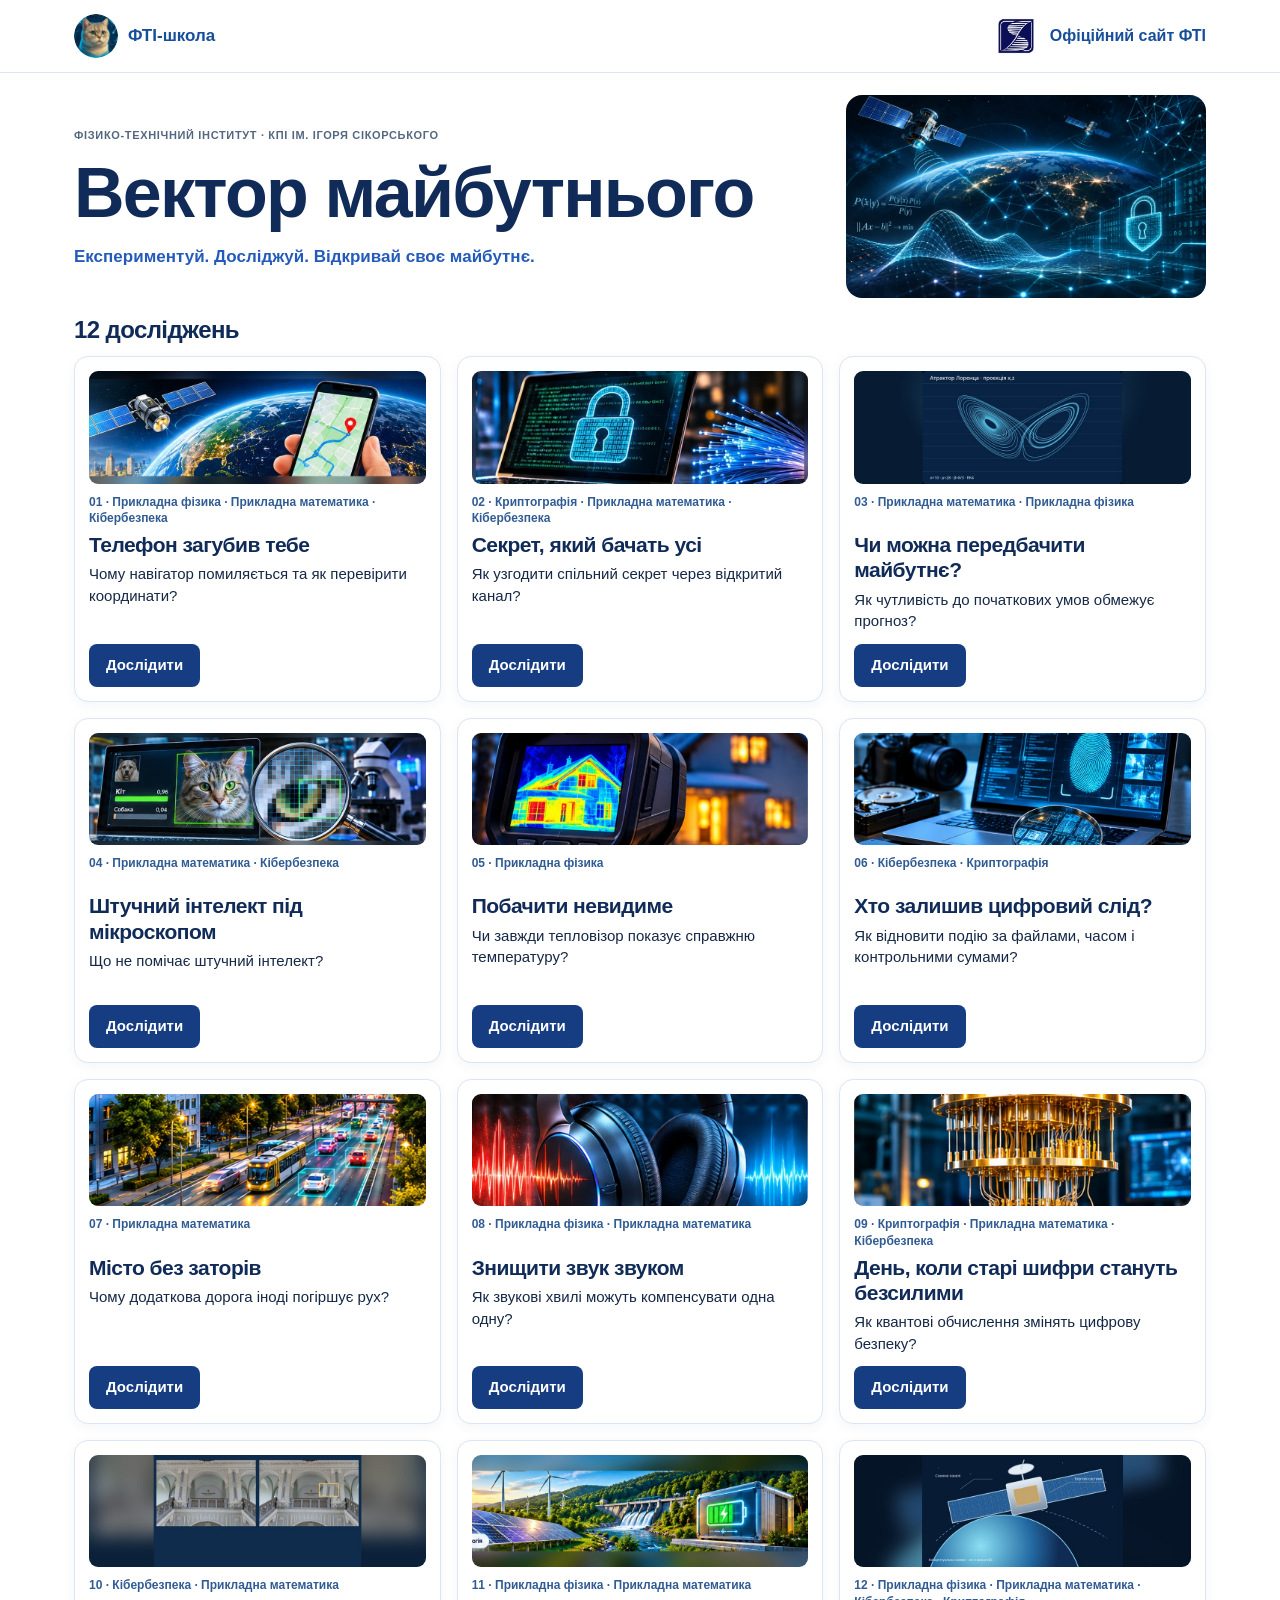
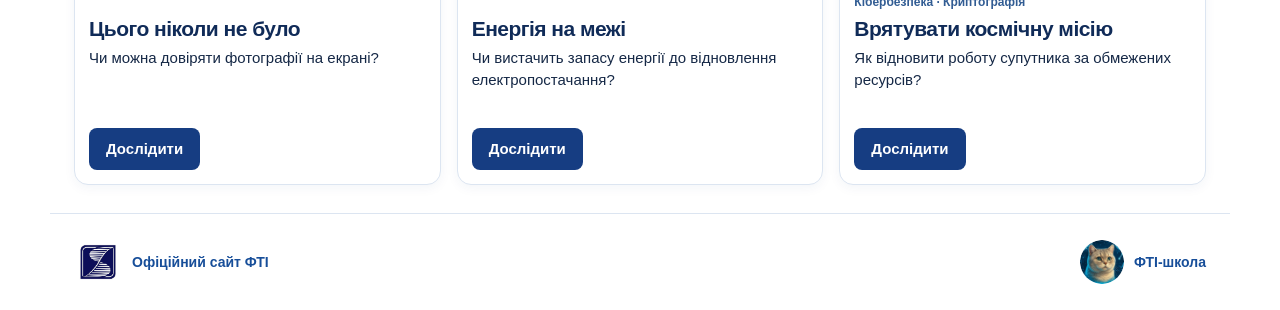
<file: index.html>
<!DOCTYPE html>

<html lang="uk"><head><meta charset="utf-8"/><meta content="width=device-width,initial-scale=1" name="viewport"/><title>ФТІ. Вектор майбутнього</title><link href="images/logo.jpg" rel="icon"/><style>*{box-sizing:border-box}html{scroll-behavior:smooth}body{margin:0;background:#fff;color:#152846;font:16px/1.65 "Segoe UI",Arial,sans-serif}img{display:block;max-width:100%;height:auto}main,header>div,footer{max-width:1180px;margin:auto;padding:24px}header{border-bottom:1px solid #dce5f1;background:#fff}header>div{display:flex;align-items:center;gap:14px;padding-block:12px}header img{width:52px;height:52px;object-fit:contain}header strong{font-size:17px}header a:last-child{margin-left:auto}a{color:#174e99;text-underline-offset:3px}h1,h2{line-height:1.2;letter-spacing:-.025em;color:#102b58}h1{font-size:clamp(32px,4.3vw,52px);margin:12px 0 18px}h2{font-size:24px;margin:0 0 12px}p{margin:8px 0 16px}small,.muted{color:#536780}small{font-size:11px;letter-spacing:.06em;font-weight:700}.hero{display:grid;grid-template-columns:minmax(0,1fr) minmax(0,1.15fr);align-items:center;gap:30px;padding:30px 0 42px}.hero>img{width:100%;max-height:310px;object-fit:cover;border-radius:16px}.hero p{font-size:19px}.hero strong{display:block;color:#245bbb;font-size:17px}.cards{display:grid;grid-template-columns:repeat(3,minmax(0,1fr));gap:20px}.card,section,details{border:1px solid #dce5f1;border-radius:14px;padding:22px;margin:20px 0;background:#fff}.card{margin:0;display:flex;flex-direction:column;min-width:0;box-shadow:0 4px 18px #173b7010}.card img{width:100%;height:145px;object-fit:cover;border-radius:9px}.card h2{font-size:21px}.card p{font-size:15px}.card a{margin-top:auto;align-self:flex-start}.btn,button{display:inline-block;background:#163d82;color:white;border:0;border-radius:8px;padding:10px 17px;text-decoration:none;font:600 15px/1.5 "Segoe UI",Arial,sans-serif;cursor:pointer}.btn:hover,button:hover{background:#245bbb}button:focus-visible,a:focus-visible,input:focus-visible,textarea:focus-visible{outline:3px solid #00a4d4;outline-offset:3px}label{display:block;margin:12px 0}input[type=range]{width:100%;accent-color:#245bbb}textarea{width:100%;min-height:100px;font:inherit;border:1px solid #9aadc6;border-radius:8px;padding:10px}canvas{display:block;width:100%;height:260px;background:#f2f7fc;border-radius:8px}#pix{image-rendering:pixelated;max-width:256px;height:auto}[hidden]{display:none!important}.value{font-size:2rem;font-weight:700;color:#164e99}summary{cursor:pointer;font-weight:700}.tag,.card .tag{font-size:12px;font-weight:650;color:#315c93;margin-top:12px}.closed{color:#64748b}.photo{width:100%;max-width:650px;max-height:250px;object-fit:cover;border-radius:12px}footer{border-top:1px solid #dce5f1;font-size:14px}table{border-collapse:collapse;font-size:14px;overflow-wrap:anywhere}th,td{padding:8px;border-bottom:1px solid #dce5f1}main:has(#hyp){max-width:920px}@media(max-width:850px){.cards{grid-template-columns:repeat(2,minmax(0,1fr))}.hero{gap:20px}}@media(max-width:560px){.hero,.cards{grid-template-columns:1fr}.hero{padding:15px 0 25px}.hero>img{max-height:220px}.card img{height:150px}main,footer{padding:16px}header>div{padding:10px 16px;flex-wrap:wrap}header img{width:42px;height:42px}header a:last-child{margin-left:0;font-size:13px}section,details,.card{padding:16px}h2{font-size:21px}}header>div,footer{display:flex;align-items:center;justify-content:space-between;gap:16px;flex-wrap:wrap}.brand,.official{display:flex;align-items:center;gap:10px;text-decoration:none;font-weight:650}.brand img,.official img{width:48px;height:48px;object-fit:contain;border-radius:8px}.hero{grid-template-columns:minmax(0,1.5fr) minmax(0,1fr)}.hero>img{max-width:420px;max-height:240px;object-fit:contain;justify-self:end}.directions{display:flex;flex-wrap:wrap;gap:8px;margin:18px 0}.directions span{border:1px solid #c8d9f0;background:#eef5ff;color:#163d82;padding:7px 13px;border-radius:9px;font-weight:650;font-size:14px}.card img{height:180px;object-fit:contain;background:#f5f8fc}.card .tag{letter-spacing:0;line-height:1.5}.card h2{margin-top:6px}@media(max-width:560px){.hero{grid-template-columns:1fr}.hero>img{justify-self:center;max-height:200px}.brand img,.official img{width:38px;height:38px}.official{font-size:13px}.card img{height:170px}}.brand img{width:44px;height:44px;object-fit:cover;border-radius:50%;flex-shrink:0}.hero h1{font-size:clamp(38px,5.8vw,70px);line-height:1.08;margin:14px 0 22px}.hero{grid-template-columns:minmax(0,1.7fr) minmax(0,1fr)}.hero>img{max-width:360px;max-height:225px}@media(max-width:560px){.hero{grid-template-columns:1fr}.hero h1{font-size:42px}.brand img{width:36px;height:36px}}
main{padding-top:10px;padding-bottom:28px}.hero{padding:12px 0 18px;gap:22px}.hero h1{margin:8px 0 12px}.hero+ h2{margin:0 0 12px}.cards{gap:16px;align-items:stretch;grid-auto-rows:1fr}.card{padding:14px;gap:0;display:flex;flex-direction:column}.card img{width:100%;height:auto;aspect-ratio:3/1;object-fit:cover;display:block;background:#eef4fb;border-radius:9px}.card .tag{margin:10px 0 5px;line-height:1.4;min-height:2.8em}.card h2{margin:0 0 6px;line-height:1.2}.card p:not(.tag){margin:0 0 12px;line-height:1.45}.card .btn{margin-top:auto}.card{box-shadow:0 3px 12px #173b700d}@media(max-width:560px){main{padding:12px 16px 20px}.hero{padding:8px 0 16px;gap:12px}.cards{grid-auto-rows:auto;gap:12px}.card img{height:auto;aspect-ratio:3/1}.card .tag{min-height:0}.card{padding:12px}.hero h1{margin:6px 0 10px}}
</style></head><body><header><div><a class="brand" href="https://t.me/iptschool"><img alt="Котик ФТІ-школи" src="images/fti-cat-avatar.png"/><strong>ФТІ-школа</strong></a><a class="official" href="https://ipt.kpi.ua"><img alt="" src="images/logo.jpg"/>Офіційний сайт ФТІ</a></div></header><main><div class="hero"><div><small>ФІЗИКО-ТЕХНІЧНИЙ ІНСТИТУТ · КПІ ІМ. ІГОРЯ СІКОРСЬКОГО</small><h1>Вектор майбутнього</h1><strong>Експериментуй. Досліджуй. Відкривай своє майбутнє.</strong></div><img alt="Наукові технології" src="images/hero.png"/></div><h2>12 досліджень</h2><div class="cards"><article class="card"><img alt="Телефон загубив тебе" height="300" loading="lazy" src="images/cards/01.jpg" width="900"/><p class="tag">01 · Прикладна фізика · Прикладна математика · Кібербезпека</p><h2>Телефон загубив тебе</h2><p>Чому навігатор помиляється та як перевірити координати?</p><a class="btn" href="research/01.html">Дослідити</a></article><article class="card"><img alt="Секрет, який бачать усі" height="300" loading="lazy" src="images/cards/02.jpg" width="900"/><p class="tag">02 · Криптографія · Прикладна математика · Кібербезпека</p><h2>Секрет, який бачать усі</h2><p>Як узгодити спільний секрет через відкритий канал?</p><a class="btn" href="research/02.html">Дослідити</a></article><article class="card"><img alt="Чи можна передбачити майбутнє?" height="300" loading="lazy" src="images/cards/03.jpg" width="900"/><p class="tag">03 · Прикладна математика · Прикладна фізика</p><h2>Чи можна передбачити майбутнє?</h2><p>Як чутливість до початкових умов обмежує прогноз?</p><a class="btn" href="research/03.html">Дослідити</a></article><article class="card"><img alt="Штучний інтелект під мікроскопом" height="300" loading="lazy" src="images/cards/04.jpg" width="900"/><p class="tag">04 · Прикладна математика · Кібербезпека</p><h2>Штучний інтелект під мікроскопом</h2><p>Що не помічає штучний інтелект?</p><a class="btn" href="research/04.html">Дослідити</a></article><article class="card"><img alt="Побачити невидиме" height="300" loading="lazy" src="images/cards/05.jpg" width="900"/><p class="tag">05 · Прикладна фізика</p><h2>Побачити невидиме</h2><p>Чи завжди тепловізор показує справжню температуру?</p><a class="btn" href="research/05.html">Дослідити</a></article><article class="card"><img alt="Хто залишив цифровий слід?" height="300" loading="lazy" src="images/cards/06.jpg" width="900"/><p class="tag">06 · Кібербезпека · Криптографія</p><h2>Хто залишив цифровий слід?</h2><p>Як відновити подію за файлами, часом і контрольними сумами?</p><a class="btn" href="research/06.html">Дослідити</a></article><article class="card"><img alt="Місто без заторів" height="300" loading="lazy" src="images/cards/07.jpg" width="900"/><p class="tag">07 · Прикладна математика</p><h2>Місто без заторів</h2><p>Чому додаткова дорога іноді погіршує рух?</p><a class="btn" href="research/07.html">Дослідити</a></article><article class="card"><img alt="Знищити звук звуком" height="300" loading="lazy" src="images/cards/08.jpg" width="900"/><p class="tag">08 · Прикладна фізика · Прикладна математика</p><h2>Знищити звук звуком</h2><p>Як звукові хвилі можуть компенсувати одна одну?</p><a class="btn" href="research/08.html">Дослідити</a></article><article class="card"><img alt="День, коли старі шифри стануть безсилими" height="300" loading="lazy" src="images/cards/09.jpg" width="900"/><p class="tag">09 · Криптографія · Прикладна математика · Кібербезпека</p><h2>День, коли старі шифри стануть безсилими</h2><p>Як квантові обчислення змінять цифрову безпеку?</p><a class="btn" href="research/09.html">Дослідити</a></article><article class="card"><img alt="Цього ніколи не було" height="300" loading="lazy" src="images/cards/10.jpg" width="900"/><p class="tag">10 · Кібербезпека · Прикладна математика</p><h2>Цього ніколи не було</h2><p>Чи можна довіряти фотографії на екрані?</p><a class="btn" href="research/10.html">Дослідити</a></article><article class="card"><img alt="Енергія на межі" height="300" loading="lazy" src="images/cards/11.jpg" width="900"/><p class="tag">11 · Прикладна фізика · Прикладна математика</p><h2>Енергія на межі</h2><p>Чи вистачить запасу енергії до відновлення електропостачання?</p><a class="btn" href="research/11.html">Дослідити</a></article><article class="card"><img alt="Врятувати космічну місію" height="300" loading="lazy" src="images/cards/12.jpg" width="900"/><p class="tag">12 · Прикладна фізика · Прикладна математика · Кібербезпека · Криптографія</p><h2>Врятувати космічну місію</h2><p>Як відновити роботу супутника за обмежених ресурсів?</p><a class="btn" href="research/12.html">Дослідити</a></article></div></main><footer><a class="official" href="https://ipt.kpi.ua"><img alt="" src="images/logo.jpg"/>Офіційний сайт ФТІ</a><a class="brand" href="https://t.me/iptschool"><img alt="Котик ФТІ-школи" src="images/fti-cat-avatar.png"/>ФТІ-школа</a></footer></body></html>
</file>
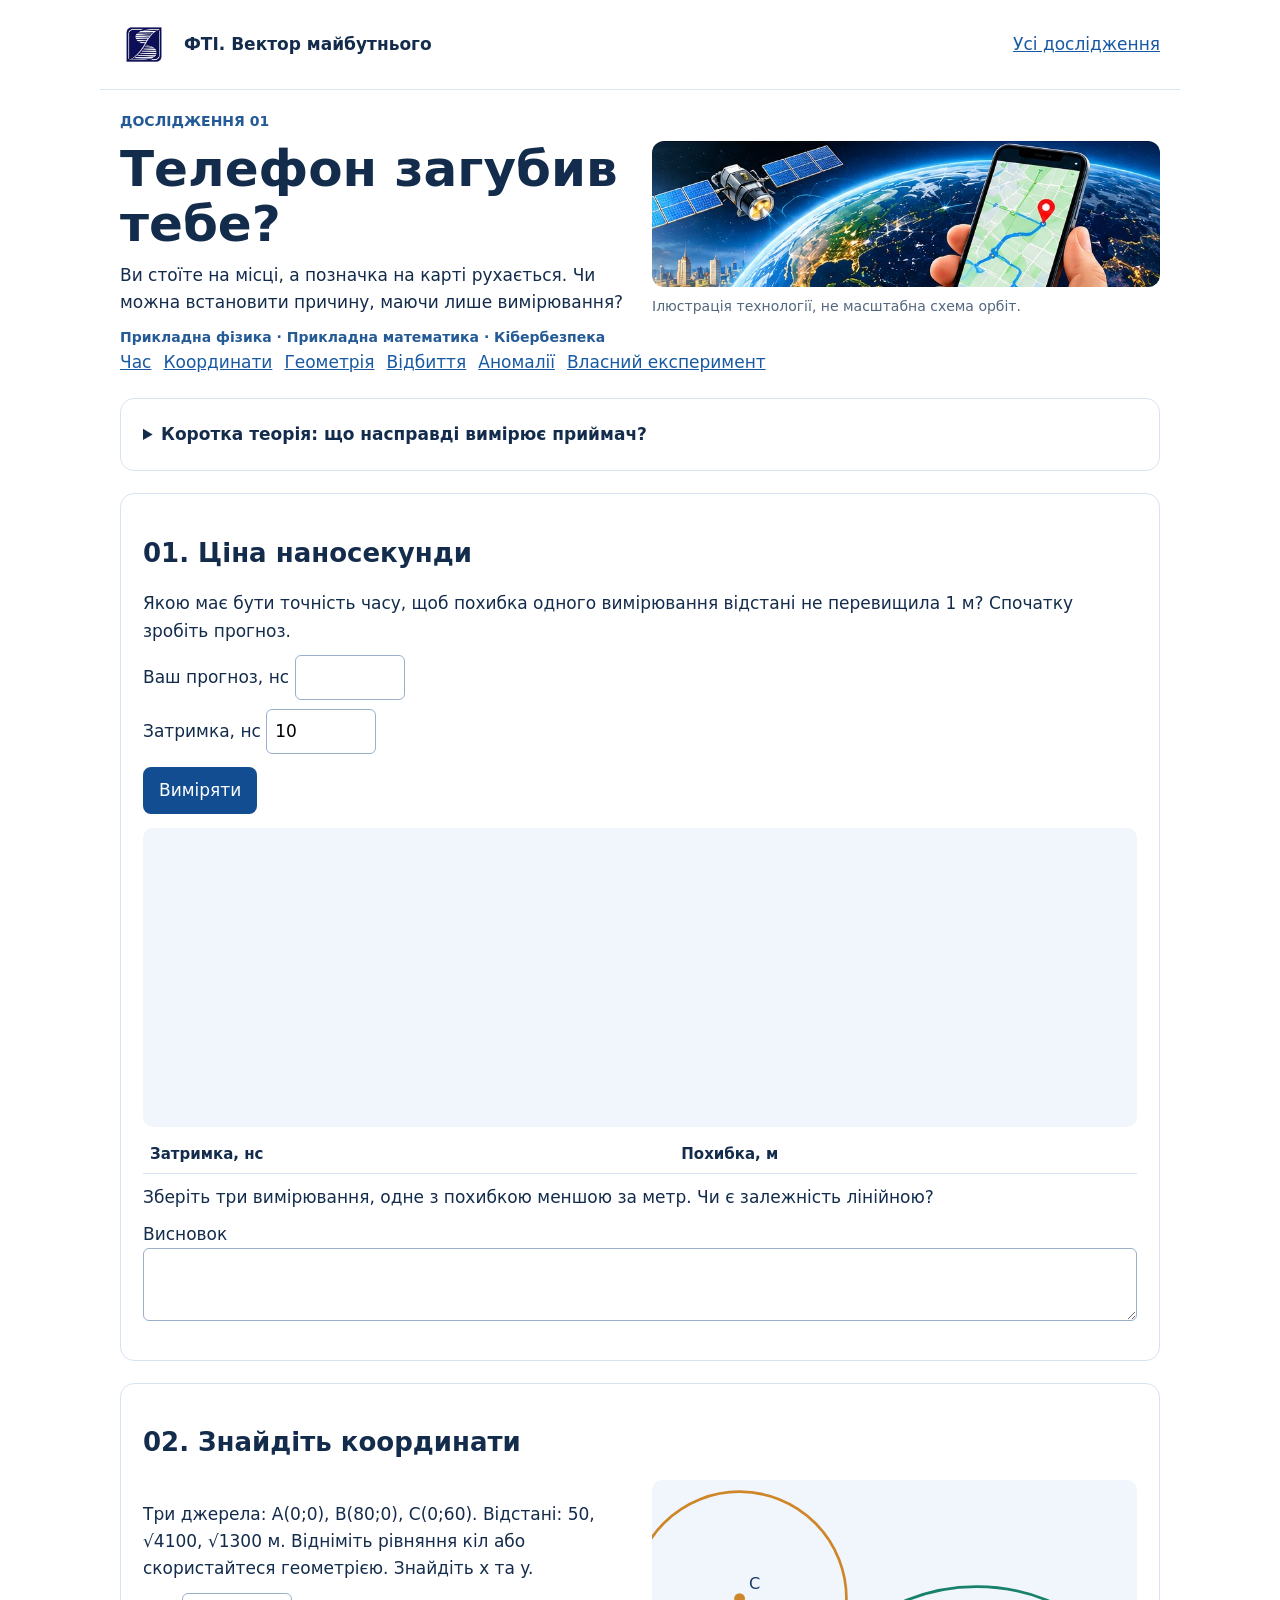
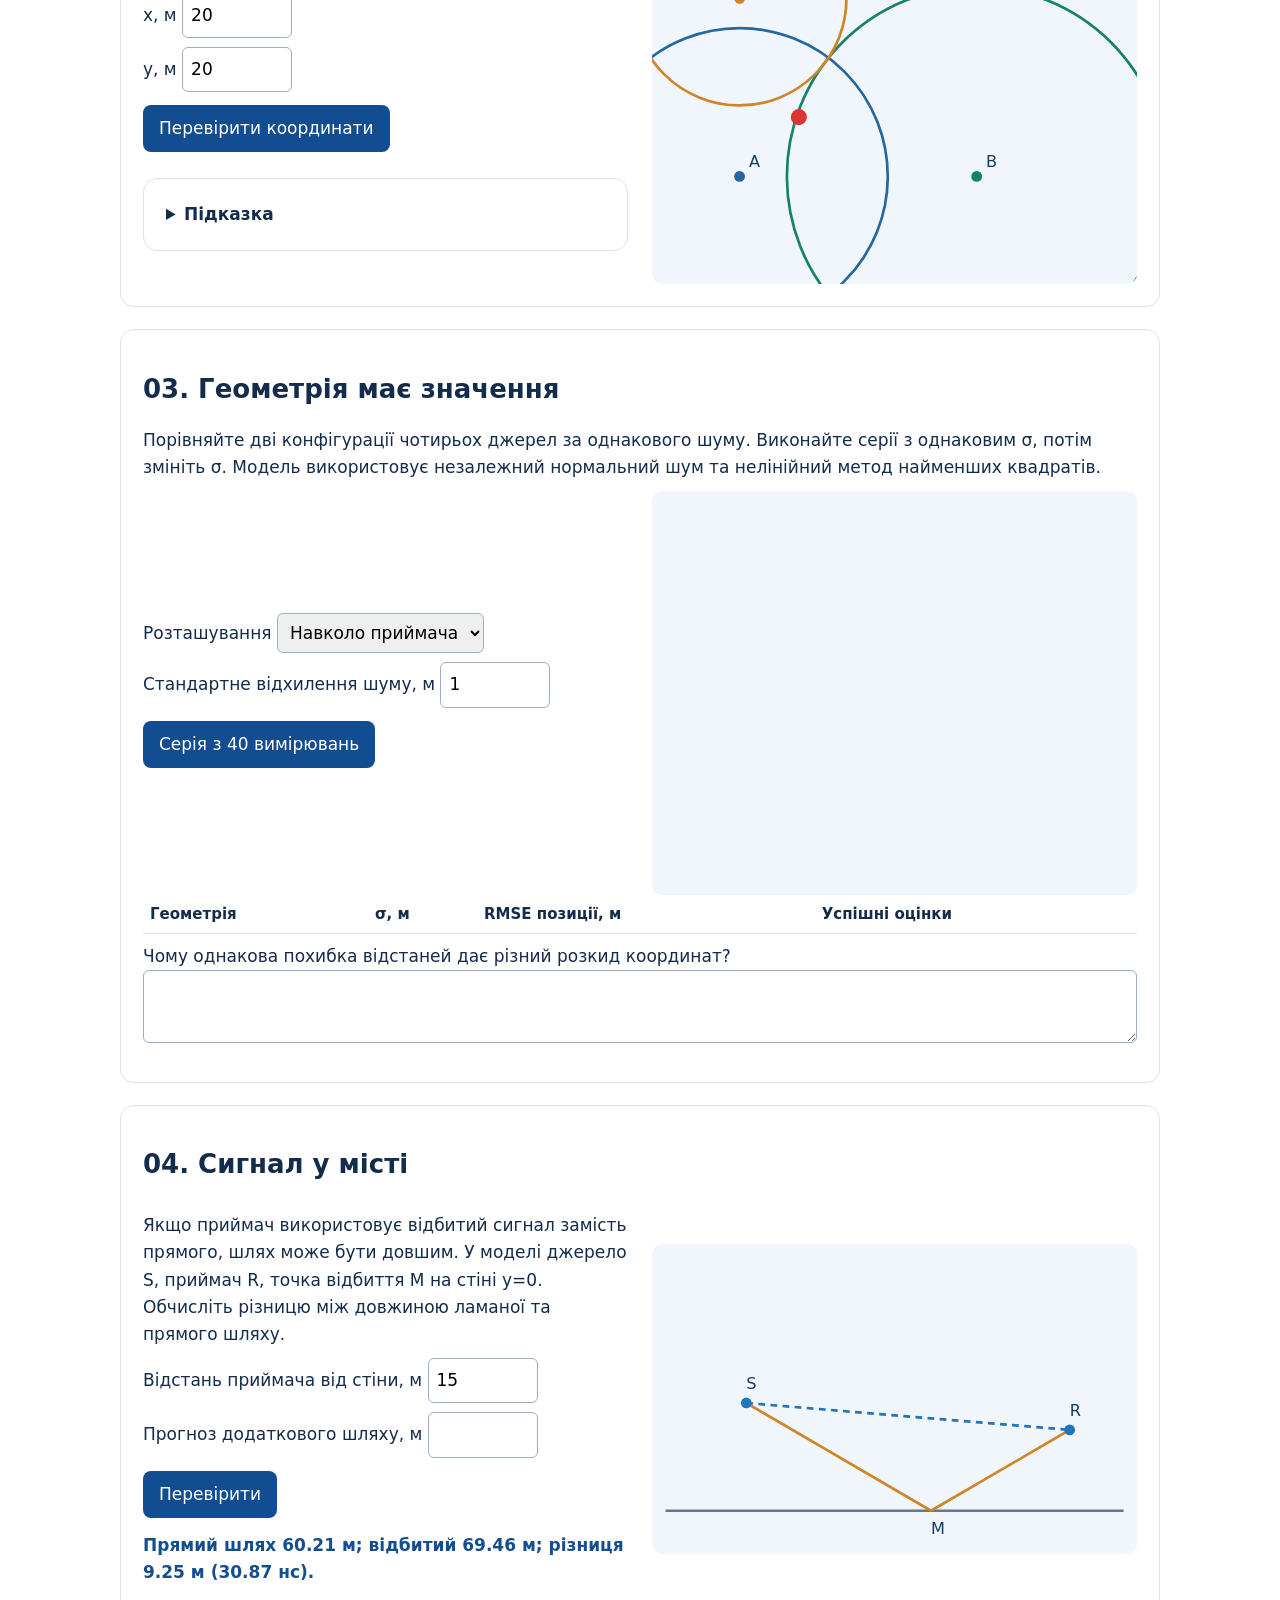
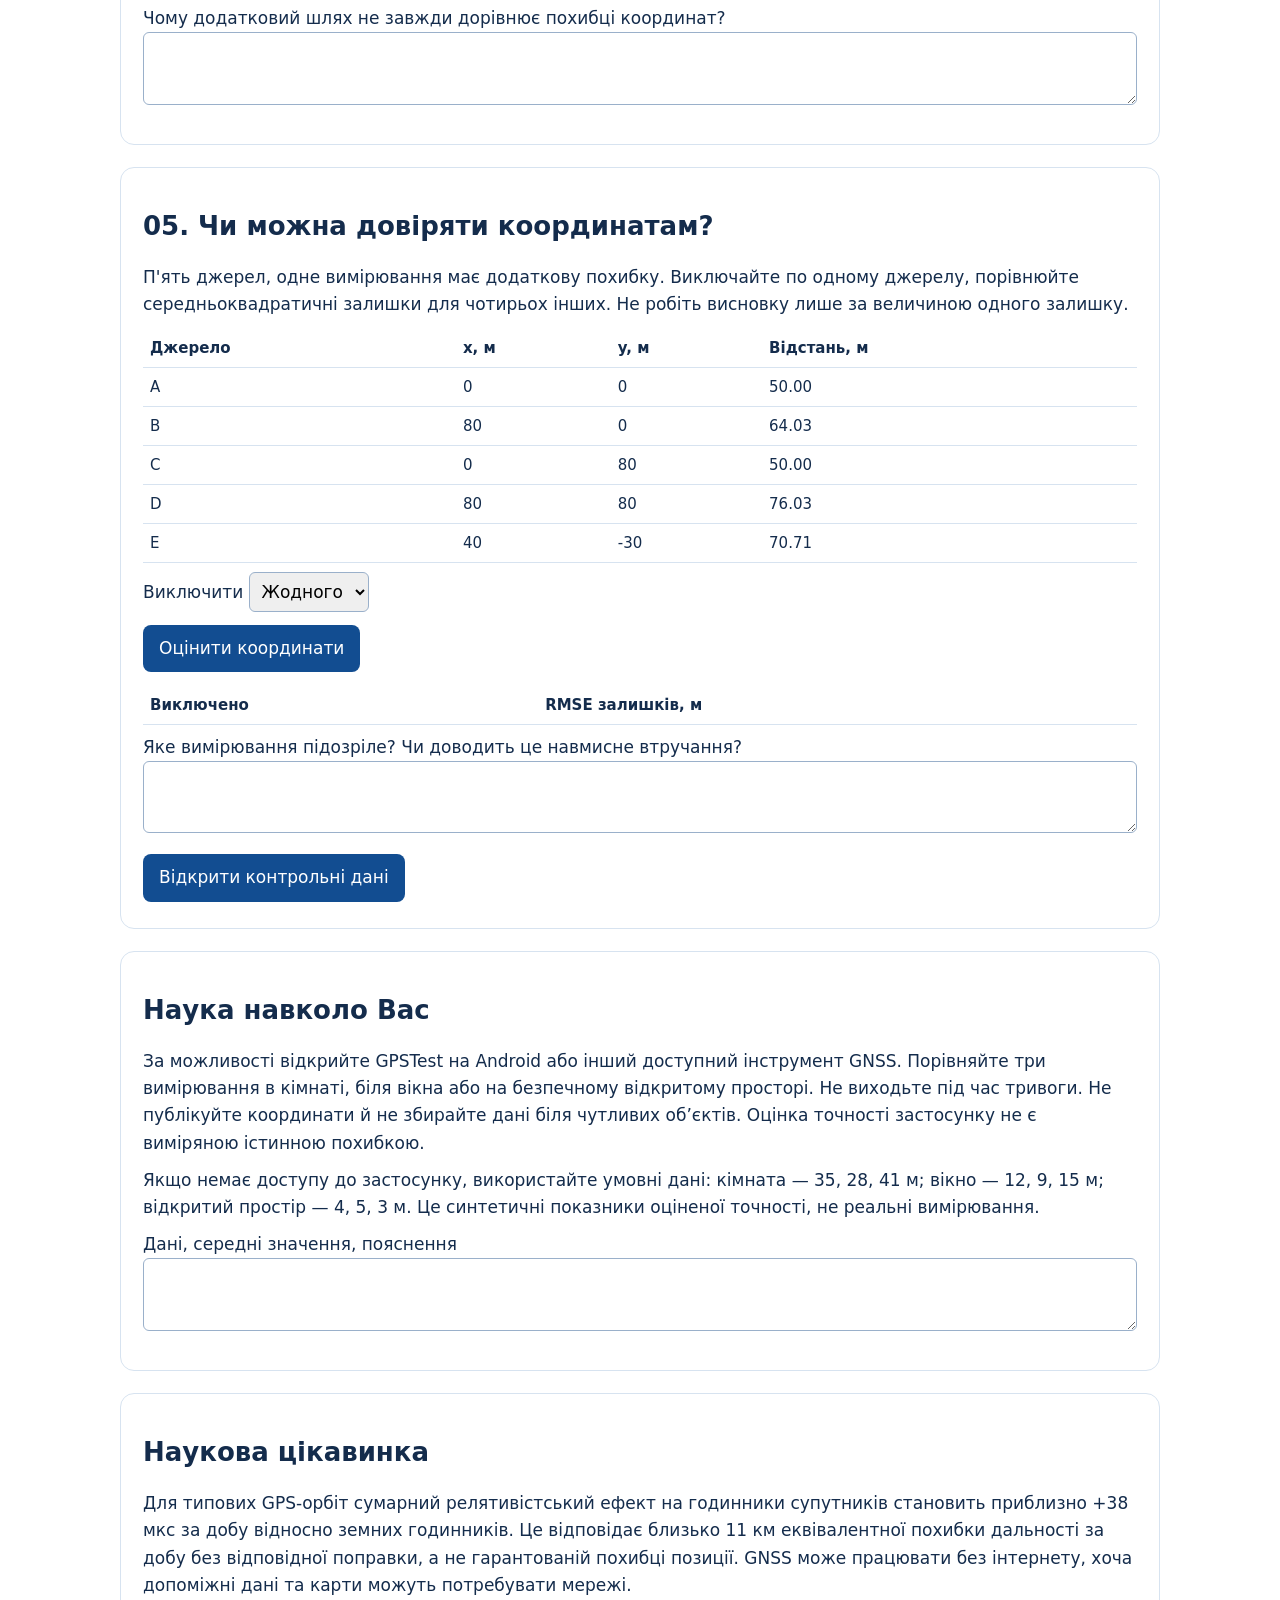
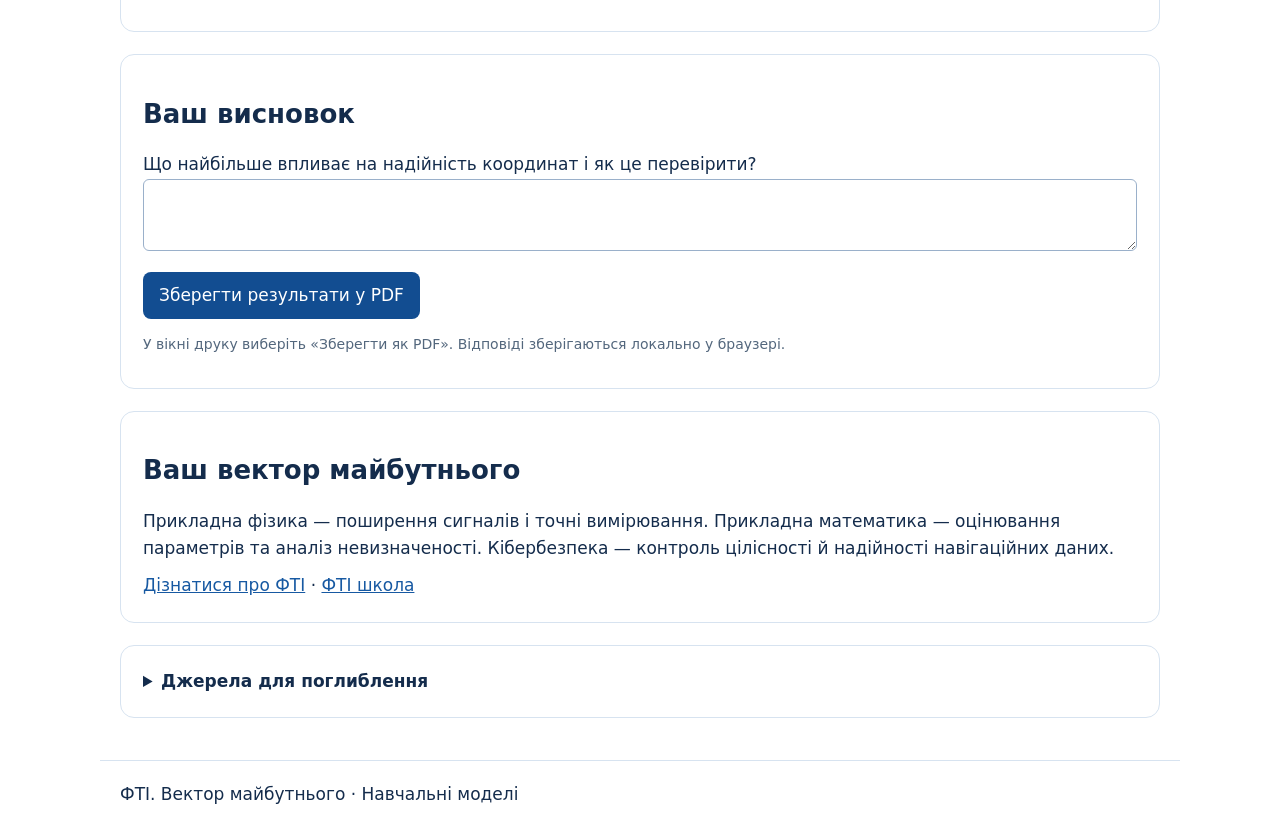
<file: research/01.html>
<!doctype html><html lang="uk"><head><meta charset="utf-8"><meta name="viewport" content="width=device-width,initial-scale=1"><title>Телефон загубив тебе? · ФТІ</title><style>
*{box-sizing:border-box}body{margin:0;color:#142c4c;background:white;font:17px/1.6 system-ui,Segoe UI,Arial,sans-serif}main,header,footer{max-width:1080px;margin:auto;padding:20px}header{display:flex;gap:16px;align-items:center;border-bottom:1px solid #dce6f2}header img{width:48px}header a{margin-left:auto}a{color:#1759a2}h1{font-size:clamp(32px,5vw,50px);line-height:1.1;margin:10px 0}h2{font-size:26px;line-height:1.2}h3{font-size:19px}p{margin:10px 0}section,details{border:1px solid #d7e3f0;border-radius:14px;padding:22px;margin:22px 0}details summary{font-weight:bold;cursor:pointer}.hero,.split{display:grid;grid-template-columns:1fr 1fr;gap:24px;align-items:center}.hero img{width:100%;border-radius:12px}.tags{color:#245a96;font-size:14px;font-weight:700}.note{background:#edf5fc;padding:15px;border-radius:9px}button{background:#124d91;color:white;border:0;border-radius:8px;padding:10px 16px;font:inherit;cursor:pointer;margin:4px 4px 4px 0}input,select,textarea{font:inherit;border:1px solid #9ab0ca;border-radius:6px;padding:8px;max-width:100%}textarea{width:100%;min-height:70px}label{display:block;margin:9px 0}input[type=number]{width:110px}svg{width:100%;height:auto;background:#f1f6fc;border-radius:10px}table{border-collapse:collapse;width:100%;font-size:15px}td,th{border-bottom:1px solid #d7e3f0;padding:7px;text-align:left}.scroll{overflow-x:auto}.result{font-weight:650;color:#144e91;white-space:pre-line}.small{font-size:14px;color:#53677d}nav{display:flex;flex-wrap:wrap;gap:12px}footer{border-top:1px solid #d7e3f0}@media(max-width:650px){.hero,.split{grid-template-columns:1fr}section,details{padding:15px}main{padding:14px}header{font-size:14px}}@media print{button,nav,header a{display:none}section{break-inside:avoid}textarea{border:0}}
</style></head><body><header><img src="../images/logo.jpg" alt="ФТІ"><strong>ФТІ. Вектор майбутнього</strong><a href="../index.html">Усі дослідження</a></header><main><div class="hero"><div><div class="tags">ДОСЛІДЖЕННЯ 01</div><h1>Телефон загубив тебе?</h1><p>Ви стоїте на місці, а позначка на карті рухається. Чи можна встановити причину, маючи лише вимірювання?</p><div class="tags">Прикладна фізика · Прикладна математика · Кібербезпека</div></div><div><img src="../images/gnss-hero.jpg" alt="Концептуальна ілюстрація супутникової навігації"><div class="small">Ілюстрація технології, не масштабна схема орбіт.</div></div></div><nav><a href="#e1">Час</a><a href="#e2">Координати</a><a href="#e3">Геометрія</a><a href="#e4">Відбиття</a><a href="#e5">Аномалії</a><a href="#home">Власний експеримент</a></nav>
<details><summary>Коротка теорія: що насправді вимірює приймач?</summary><p>GNSS — загальна назва супутникових навігаційних систем, GPS — одна з них. Приймач оцінює час поширення радіосигналів. Псевдовідстань Pᵢ = √((x−xᵢ)²+(y−yᵢ)²+(z−zᵢ)²) + cΔt + εᵢ. Тут Δt — зміщення годинника приймача, εᵢ — сукупність неврахованих похибок. У загальному випадку потрібно щонайменше чотири незалежні вимірювання для трьох координат і зміщення годинника. У реальній системі також враховують поправки годинників супутників, атмосферу, орбіти та інші ефекти.</p><p>Нижче використовуємо плоску модель з відомим зміщенням годинника (нуль). Джерела нерухомі, відстані в метрах. Це навчальний аналог, а не симуляція орбіт GPS.</p></details>
<section id="e1"><h2>01. Ціна наносекунди</h2><p>Якою має бути точність часу, щоб похибка одного вимірювання відстані не перевищила 1 м? Спочатку зробіть прогноз.</p><label>Ваш прогноз, нс <input id="pred" type="number" step="any"></label><label>Затримка, нс <input id="ns" type="number" min="0" max="1000000" value="10"></label><button id="timeRun">Виміряти</button><p class="result" id="timeResult"></p><svg id="timePlot" viewBox="0 0 400 120" aria-label="Графік залежності похибки від часу"></svg><table><thead><tr><th>Затримка, нс</th><th>Похибка, м</th></tr></thead><tbody id="timeRows"></tbody></table><p>Зберіть три вимірювання, одне з похибкою меншою за метр. Чи є залежність лінійною?</p><label>Висновок<textarea id="a1"></textarea></label></section>
<section id="e2"><h2>02. Знайдіть координати</h2><div class="split"><div><p>Три джерела: A(0;0), B(80;0), C(0;60). Відстані: 50, √4100, √1300 м. Відніміть рівняння кіл або скористайтеся геометрією. Знайдіть x та y.</p><label>x, м <input id="xx" type="number" value="20"></label><label>y, м <input id="yy" type="number" value="20"></label><button id="check">Перевірити координати</button><p id="xyResult" class="result"></p><details><summary>Підказка</summary>Відніміть x²+y²=2500 від (x−80)²+y²=4100. Аналогічно для C.</details></div><svg id="circles" viewBox="0 0 360 300" aria-label="Кола заданих відстаней і Ваша точка"></svg></div></section>
<section id="e3"><h2>03. Геометрія має значення</h2><p>Порівняйте дві конфігурації чотирьох джерел за однакового шуму. Виконайте серії з однаковим σ, потім змініть σ. Модель використовує незалежний нормальний шум та нелінійний метод найменших квадратів.</p><div class="split"><div><label>Розташування <select id="geometry"><option value="wide">Навколо приймача</option><option value="narrow">З одного боку</option></select></label><label>Стандартне відхилення шуму, м <input id="sigma" type="number" min="0" max="5" step="0.1" value="1"></label><button id="series">Серія з 40 вимірювань</button><p id="stats" class="result"></p></div><svg id="scatter" viewBox="0 0 360 300" aria-label="Розкид оцінок координат"></svg></div><div class="scroll"><table><thead><tr><th>Геометрія</th><th>σ, м</th><th>RMSE позиції, м</th><th>Успішні оцінки</th></tr></thead><tbody id="seriesRows"></tbody></table></div><label>Чому однакова похибка відстаней дає різний розкид координат?<textarea id="a3"></textarea></label></section>
<section id="e4"><h2>04. Сигнал у місті</h2><div class="split"><div><p>Якщо приймач використовує відбитий сигнал замість прямого, шлях може бути довшим. У моделі джерело S, приймач R, точка відбиття M на стіні y=0. Обчисліть різницю між довжиною ламаної та прямого шляху.</p><label>Відстань приймача від стіни, м <input id="wall" type="number" min="2" max="40" value="15"></label><label>Прогноз додаткового шляху, м <input id="pathGuess" type="number" step="any"></label><button id="reflect">Перевірити</button><p id="wallResult" class="result"></p></div><svg id="reflection" viewBox="0 0 360 230" aria-label="Геометрична модель дзеркального відбиття"></svg></div><label>Чому додатковий шлях не завжди дорівнює похибці координат?<textarea id="a4"></textarea></label></section>
<section id="e5"><h2>05. Чи можна довіряти координатам?</h2><p>П'ять джерел, одне вимірювання має додаткову похибку. Виключайте по одному джерелу, порівнюйте середньоквадратичні залишки для чотирьох інших. Не робіть висновку лише за величиною одного залишку.</p><div class="scroll"><table><thead><tr><th>Джерело</th><th>x, м</th><th>y, м</th><th>Відстань, м</th></tr></thead><tbody id="obs"></tbody></table></div><label>Виключити <select id="omit"><option value="-1">Жодного</option><option value="0">A</option><option value="1">B</option><option value="2">C</option><option value="3">D</option><option value="4">E</option></select></label><button id="fitRun">Оцінити координати</button><p id="fitResult" class="result"></p><table><thead><tr><th>Виключено</th><th>RMSE залишків, м</th></tr></thead><tbody id="fitRows"></tbody></table><label>Яке вимірювання підозріле? Чи доводить це навмисне втручання?<textarea id="a5"></textarea></label><button id="reveal">Відкрити контрольні дані</button><p id="truth" hidden>У модель додано +12 м до вимірювання D. Істинна позиція (30; 40). Аномалія сама по собі не доводить атаку: можливі відбиття, несправності та інші причини.</p></section>
<section id="home"><h2>Наука навколо Вас</h2><p>За можливості відкрийте GPSTest на Android або інший доступний інструмент GNSS. Порівняйте три вимірювання в кімнаті, біля вікна або на безпечному відкритому просторі. Не виходьте під час тривоги. Не публікуйте координати й не збирайте дані біля чутливих об’єктів. Оцінка точності застосунку не є виміряною істинною похибкою.</p><p>Якщо немає доступу до застосунку, використайте умовні дані: кімната — 35, 28, 41 м; вікно — 12, 9, 15 м; відкритий простір — 4, 5, 3 м. Це синтетичні показники оціненої точності, не реальні вимірювання.</p><label>Дані, середні значення, пояснення<textarea id="homeData"></textarea></label></section>
<section><h2>Наукова цікавинка</h2><p>Для типових GPS-орбіт сумарний релятивістський ефект на годинники супутників становить приблизно +38 мкс за добу відносно земних годинників. Це відповідає близько 11 км еквівалентної похибки дальності за добу без відповідної поправки, а не гарантованій похибці позиції. GNSS може працювати без інтернету, хоча допоміжні дані та карти можуть потребувати мережі.</p></section><section><h2>Ваш висновок</h2><label>Що найбільше впливає на надійність координат і як це перевірити?<textarea id="finalAnswer"></textarea></label><button onclick="print()">Зберегти результати у PDF</button><p class="small">У вікні друку виберіть «Зберегти як PDF». Відповіді зберігаються локально у браузері.</p></section><section><h2>Ваш вектор майбутнього</h2><p>Прикладна фізика — поширення сигналів і точні вимірювання. Прикладна математика — оцінювання параметрів та аналіз невизначеності. Кібербезпека — контроль цілісності й надійності навігаційних даних.</p><a href="https://ipt.kpi.ua/">Дізнатися про ФТІ</a> · <a href="https://t.me/iptschool">ФТІ школа</a></section><details><summary>Джерела для поглиблення</summary><p><a href="https://gssc.esa.int/navipedia/index.php/GNSS_Measurements_Modelling">ESA Navipedia: GNSS Measurements Modelling</a></p><p><a href="https://www.gps.gov/gps-accuracy">GPS.gov: GPS Accuracy</a></p><p><a href="https://gssc.esa.int/navipedia/index.php/Relativistic_Clock_Correction">ESA Navipedia: Relativistic Clock Correction</a></p></details></main><footer>ФТІ. Вектор майбутнього · Навчальні моделі</footer>
<script>
const $=id=>document.getElementById(id), n=id=>Number($(id).value), fmt=x=>Number.isFinite(x)?x.toFixed(2):'—', dist=(a,b)=>Math.hypot(a[0]-b[0],a[1]-b[1]);function row(id,values){let tr=$(id).insertRow();values.forEach(v=>tr.insertCell().textContent=v)}function svg(id,s){$(id).innerHTML=s}function dot(x,y,c,r=4){return `<circle cx="${x}" cy="${y}" r="${r}" fill="${c}"/>`}function line(x,y,X,Y,c,d=''){return `<line x1="${x}" y1="${y}" x2="${X}" y2="${Y}" stroke="${c}" stroke-width="2" ${d?'stroke-dasharray="5 4"':''}/>`}function txt(x,y,t){return `<text x="${x}" y="${y}" font-size="12" fill="#183c63">${t}</text>`}let times=[];$('timeRun').onclick=()=>{let t=n('ns');if(t<0||t>1e6||!Number.isFinite(t))return;let d=t*.299792458;times.push([t,d]);row('timeRows',[t,fmt(d)]);$('timeResult').textContent=`Похибка дальності: ${fmt(d)} м. Межа для 1 м: 3,34 нс.`;let m=Math.max(1,...times.map(v=>v[0]));svg('timePlot',line(35,95,380,95,'#789')+line(35,95,35,12,'#789')+line(35,95,365,15,'#2175bb')+times.map(v=>dot(35+330*v[0]/m,95-80*v[0]/m,'#e07825')).join('')+txt(280,114,`${m} нс`)+txt(40,14,`${fmt(m*.299792458)} м`))};function circles(){let X=x=>65+2.2*x,Y=y=>220-2.2*y,s='';[[0,0,50],[80,0,Math.sqrt(4100)],[0,60,Math.sqrt(1300)]].forEach(([x,y,r],i)=>{let c=['#2567a0','#18816b','#ce8629'][i];s+=`<circle cx="${X(x)}" cy="${Y(y)}" r="${2.2*r}" fill="none" stroke="${c}" stroke-width="2"/>`+dot(X(x),Y(y),c)+txt(X(x)+7,Y(y)-7,'ABC'[i])});s+=dot(X(n('xx')),Y(n('yy')),'#d33',6);svg('circles',s)}$('check').onclick=()=>{circles();let p=[n('xx'),n('yy')],e=[dist(p,[0,0])-50,dist(p,[80,0])-Math.sqrt(4100),dist(p,[0,60])-Math.sqrt(1300)];$('xyResult').textContent='Залишки відстаней A, B, C: '+e.map(fmt).join('; ')+' м. '+(Math.max(...e.map(Math.abs))<.1?'Координати узгоджуються.':'Спробуйте уточнити координати.')};circles();
function fit(a,r,start=[25,35]){let p=start.slice();for(let k=0;k<100;k++){let u=0,v=0,w=0,b=0,c=0;for(let i=0;i<a.length;i++){let dx=p[0]-a[i][0],dy=p[1]-a[i][1],d=Math.max(1e-8,Math.hypot(dx,dy)),x=dx/d,y=dy/d,e=r[i]-d;u+=x*x;v+=x*y;w+=y*y;b+=x*e;c+=y*e}let det=u*w-v*v;if(det<1e-10)return null;let dx=(w*b-v*c)/det,dy=(u*c-v*b)/det;let f=q=>a.reduce((s,z,i)=>s+(dist(q,z)-r[i])**2,0),scale=1;while(scale>1e-6&&f([p[0]+scale*dx,p[1]+scale*dy])>f(p))scale/=2;p=[p[0]+scale*dx,p[1]+scale*dy];if(Math.hypot(dx,dy)*scale<1e-6)return p}return null}
function rand(){return Math.sqrt(-2*Math.log(Math.max(Math.random(),1e-12)))*Math.cos(2*Math.PI*Math.random())}const target=[30,40];$('series').onclick=()=>{let sig=n('sigma');if(sig<0||sig>5)return;let wide=$('geometry').value==='wide',a=wide?[[0,0],[80,0],[80,80],[0,80]]:[[0,0],[8,0],[16,0],[24,0]],pts=[];for(let i=0;i<40;i++){let r=a.map(z=>dist(z,target)+sig*rand()),p=fit(a,r);if(p)pts.push(p)}let rm=Math.sqrt(pts.reduce((s,p)=>s+dist(p,target)**2,0)/pts.length);$('stats').textContent=`RMSE: ${fmt(rm)} м; ${pts.length}/40 оцінок`;row('seriesRows',[wide?'Навколо':'З одного боку',sig,fmt(rm),pts.length]);let extent=Math.max(50,...pts.concat(a).map(p=>Math.max(Math.abs(p[0]-30),Math.abs(p[1]-40)))),scale=125/extent,X=x=>180+(x-30)*scale,Y=y=>150-(y-40)*scale;svg('scatter',line(15,150,345,150,'#b8c9db')+line(180,10,180,290,'#b8c9db')+a.map((p,i)=>dot(X(p[0]),Y(p[1]),'#14836c',6)+txt(X(p[0])+7,Y(p[1]),'ABCD'[i])).join('')+pts.map(p=>dot(X(p[0]),Y(p[1]),'#3174bd',3)).join('')+dot(180,150,'#d33',5)+txt(12,16,`масштаб: ${fmt(extent)} м на 125 px`))};
$('reflect').onclick=()=>{let h=n('wall');if(h<2||h>40)return;let S=[10,20],R=[70,h],M=[10+60*20/(20+h),0],direct=dist(S,R),ref=dist(S,M)+dist(M,R),X=x=>30+x*4,Y=y=>198-y*4;svg('reflection',line(10,198,350,198,'#667789')+line(X(10),Y(20),X(70),Y(h),'#2175bb',true)+line(X(10),Y(20),X(M[0]),198,'#ce8629')+line(X(M[0]),198,X(70),Y(h),'#ce8629')+dot(X(10),Y(20),'#2175bb')+dot(X(70),Y(h),'#2175bb')+txt(X(10),Y(20)-10,'S')+txt(X(70),Y(h)-10,'R')+txt(X(M[0]),215,'M'));$('wallResult').textContent=`Прямий шлях ${fmt(direct)} м; відбитий ${fmt(ref)} м; різниця ${fmt(ref-direct)} м (${fmt((ref-direct)/.299792458)} нс).`};$('reflect').click();
const anchors=[[0,0],[80,0],[0,80],[80,80],[40,-30]],ranges=anchors.map((p,i)=>dist(p,target)+(i===3?12:0));anchors.forEach((p,i)=>row('obs',['ABCDE'[i],...p,fmt(ranges[i])]));$('fitRun').onclick=()=>{let o=n('omit'),a=anchors.filter((p,i)=>i!==o),r=ranges.filter((p,i)=>i!==o),p=fit(a,r);if(!p){$('fitResult').textContent='Оцінка не збіглася';return}let residual=a.map((z,i)=>r[i]-dist(p,z)),rm=Math.sqrt(residual.reduce((s,v)=>s+v*v,0)/a.length);$('fitResult').textContent=`Оцінка (${fmt(p[0])}; ${fmt(p[1])}) м. RMSE залишків ${fmt(rm)} м.`;row('fitRows',[o<0?'—':'ABCDE'[o],fmt(rm)])};$('reveal').onclick=()=>$('truth').hidden=false;document.querySelectorAll('textarea').forEach(el=>{try{el.value=localStorage.getItem('fti01-'+el.id)||'';el.addEventListener('input',()=>{try{localStorage.setItem('fti01-'+el.id,el.value)}catch{}})}catch{}});
</script></body></html>
</file>
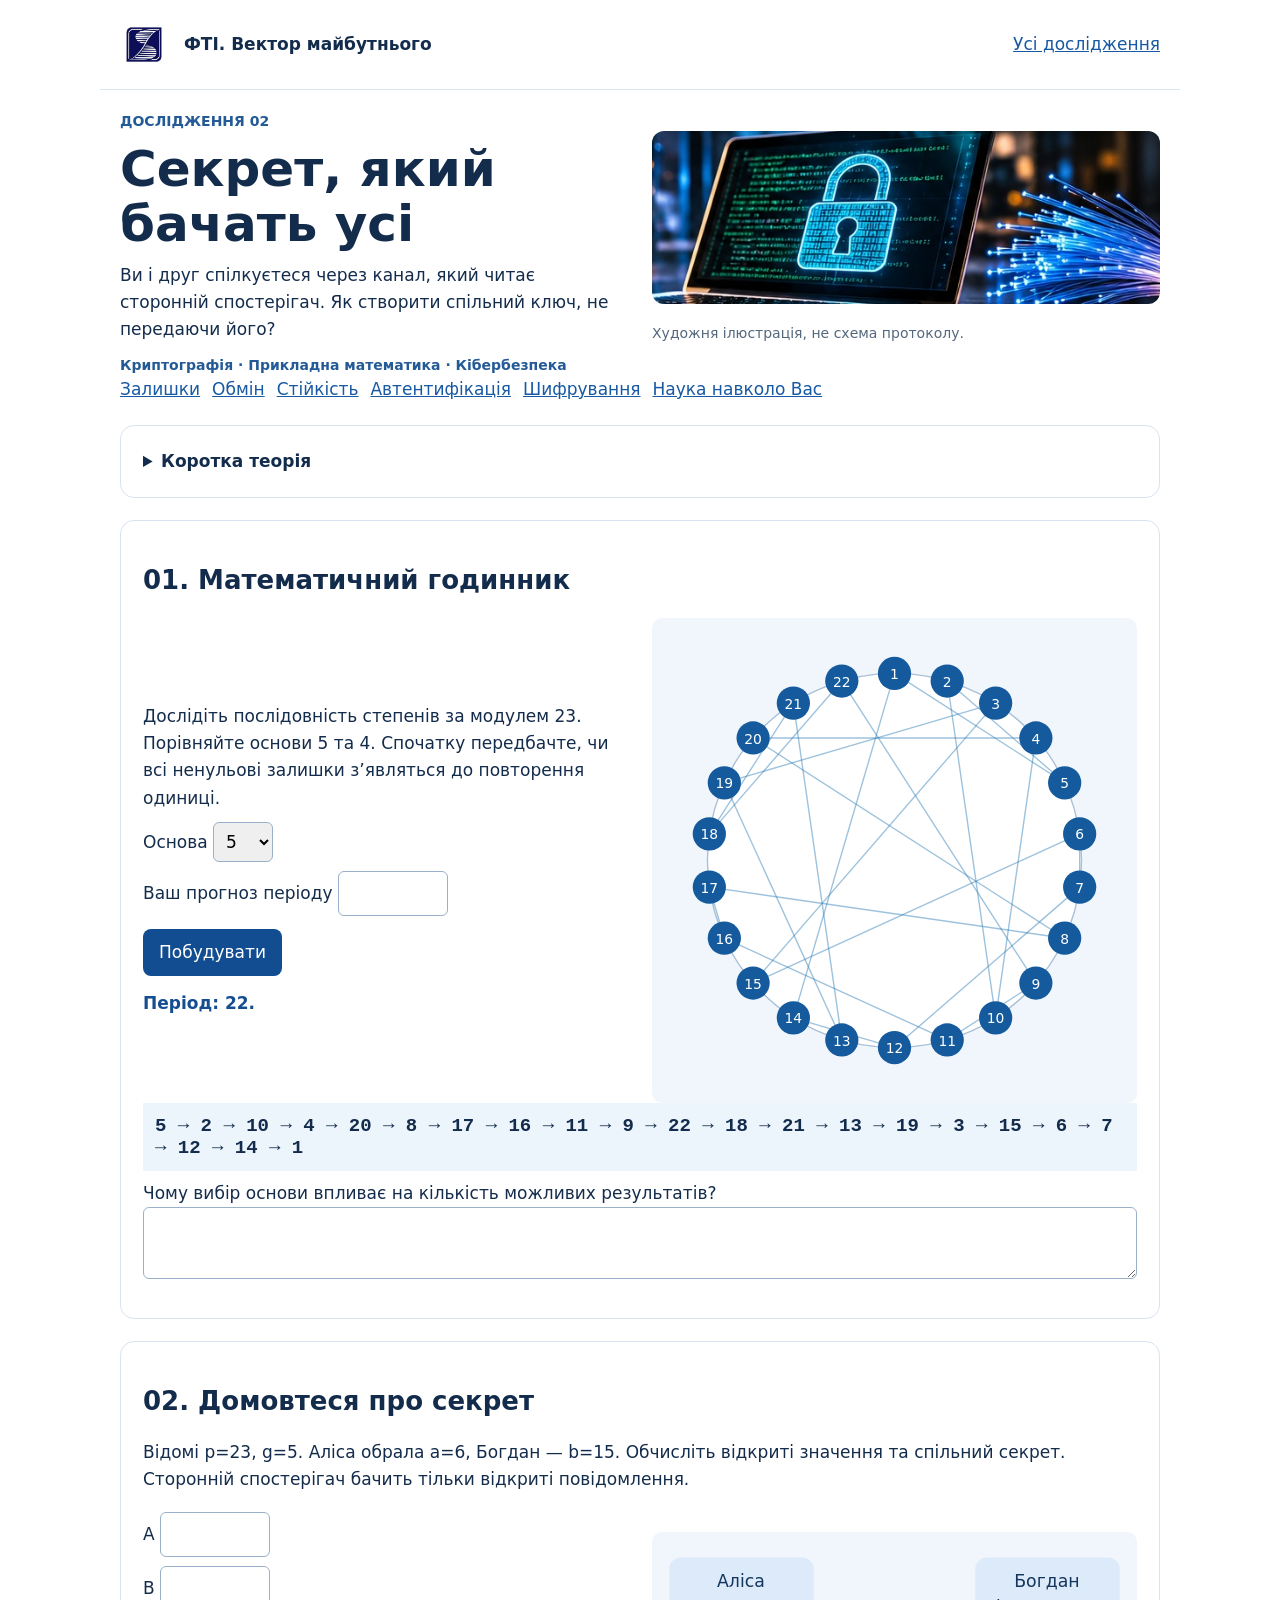
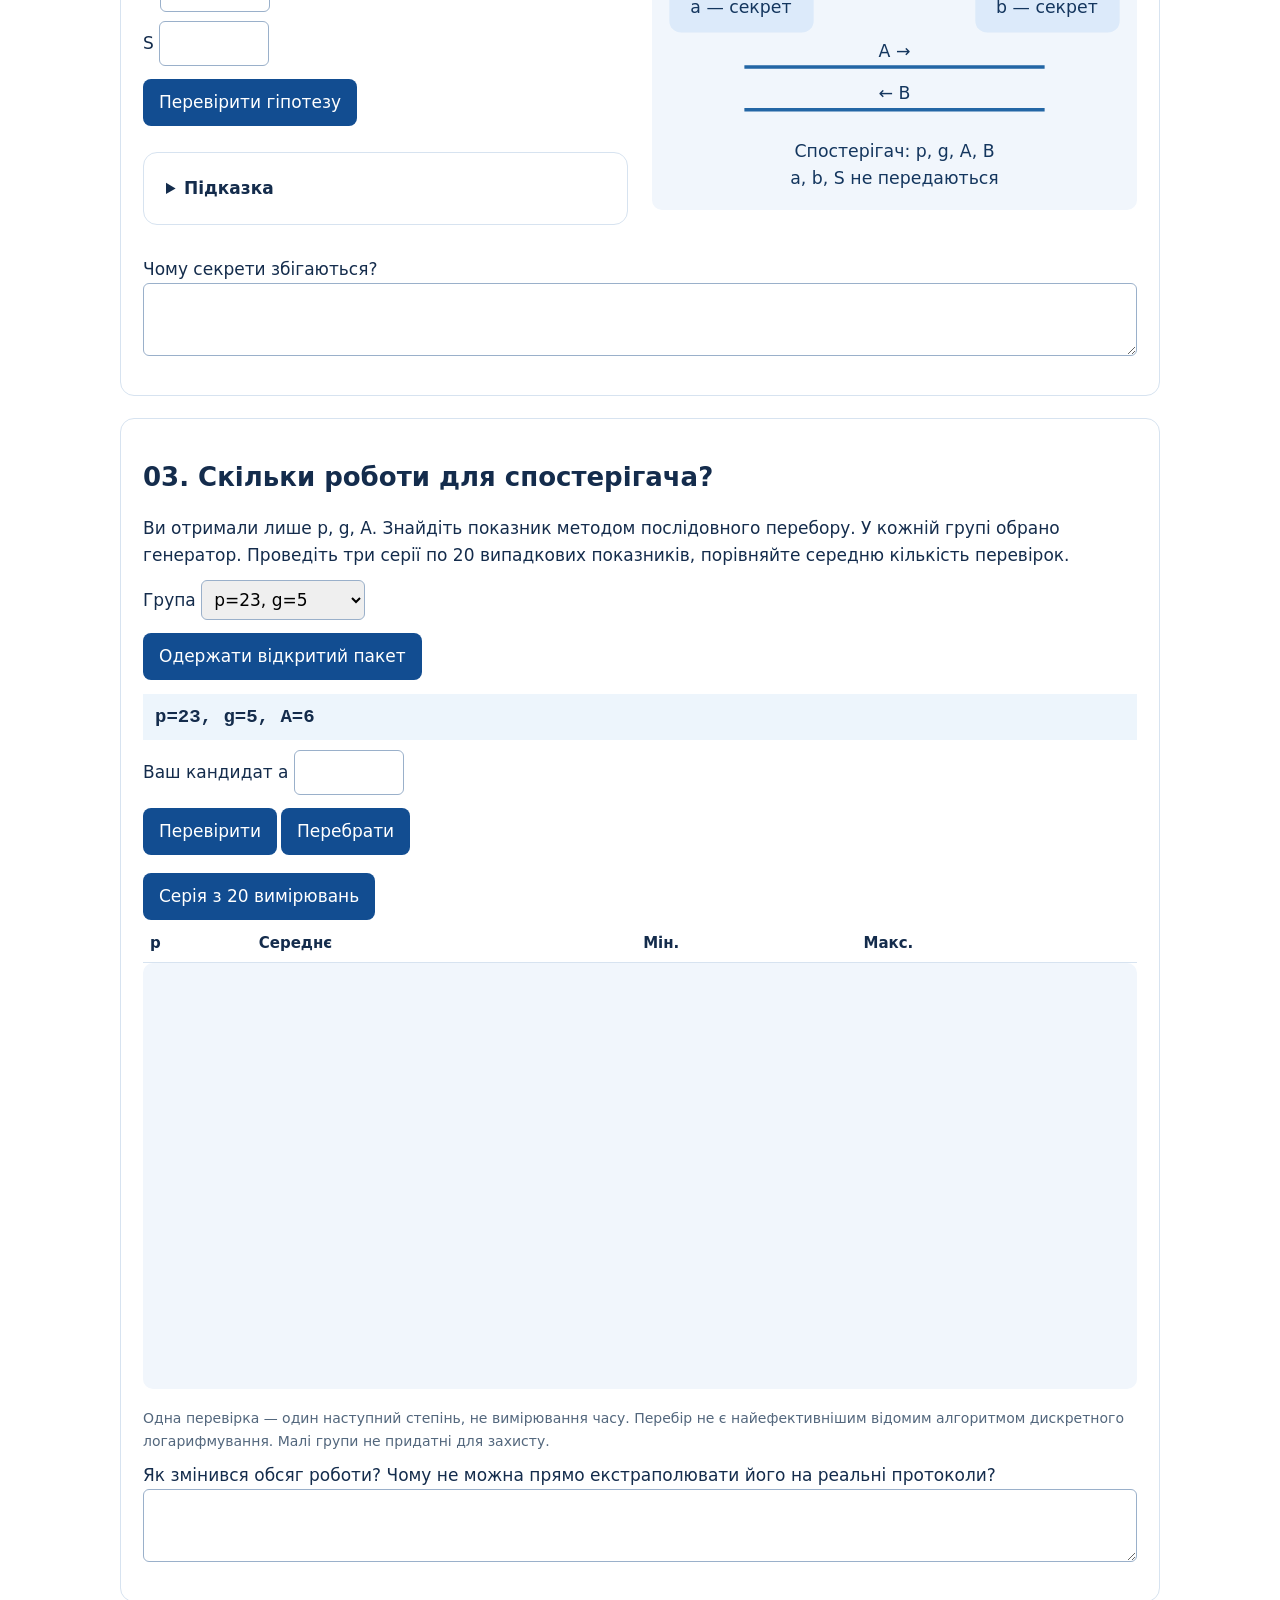
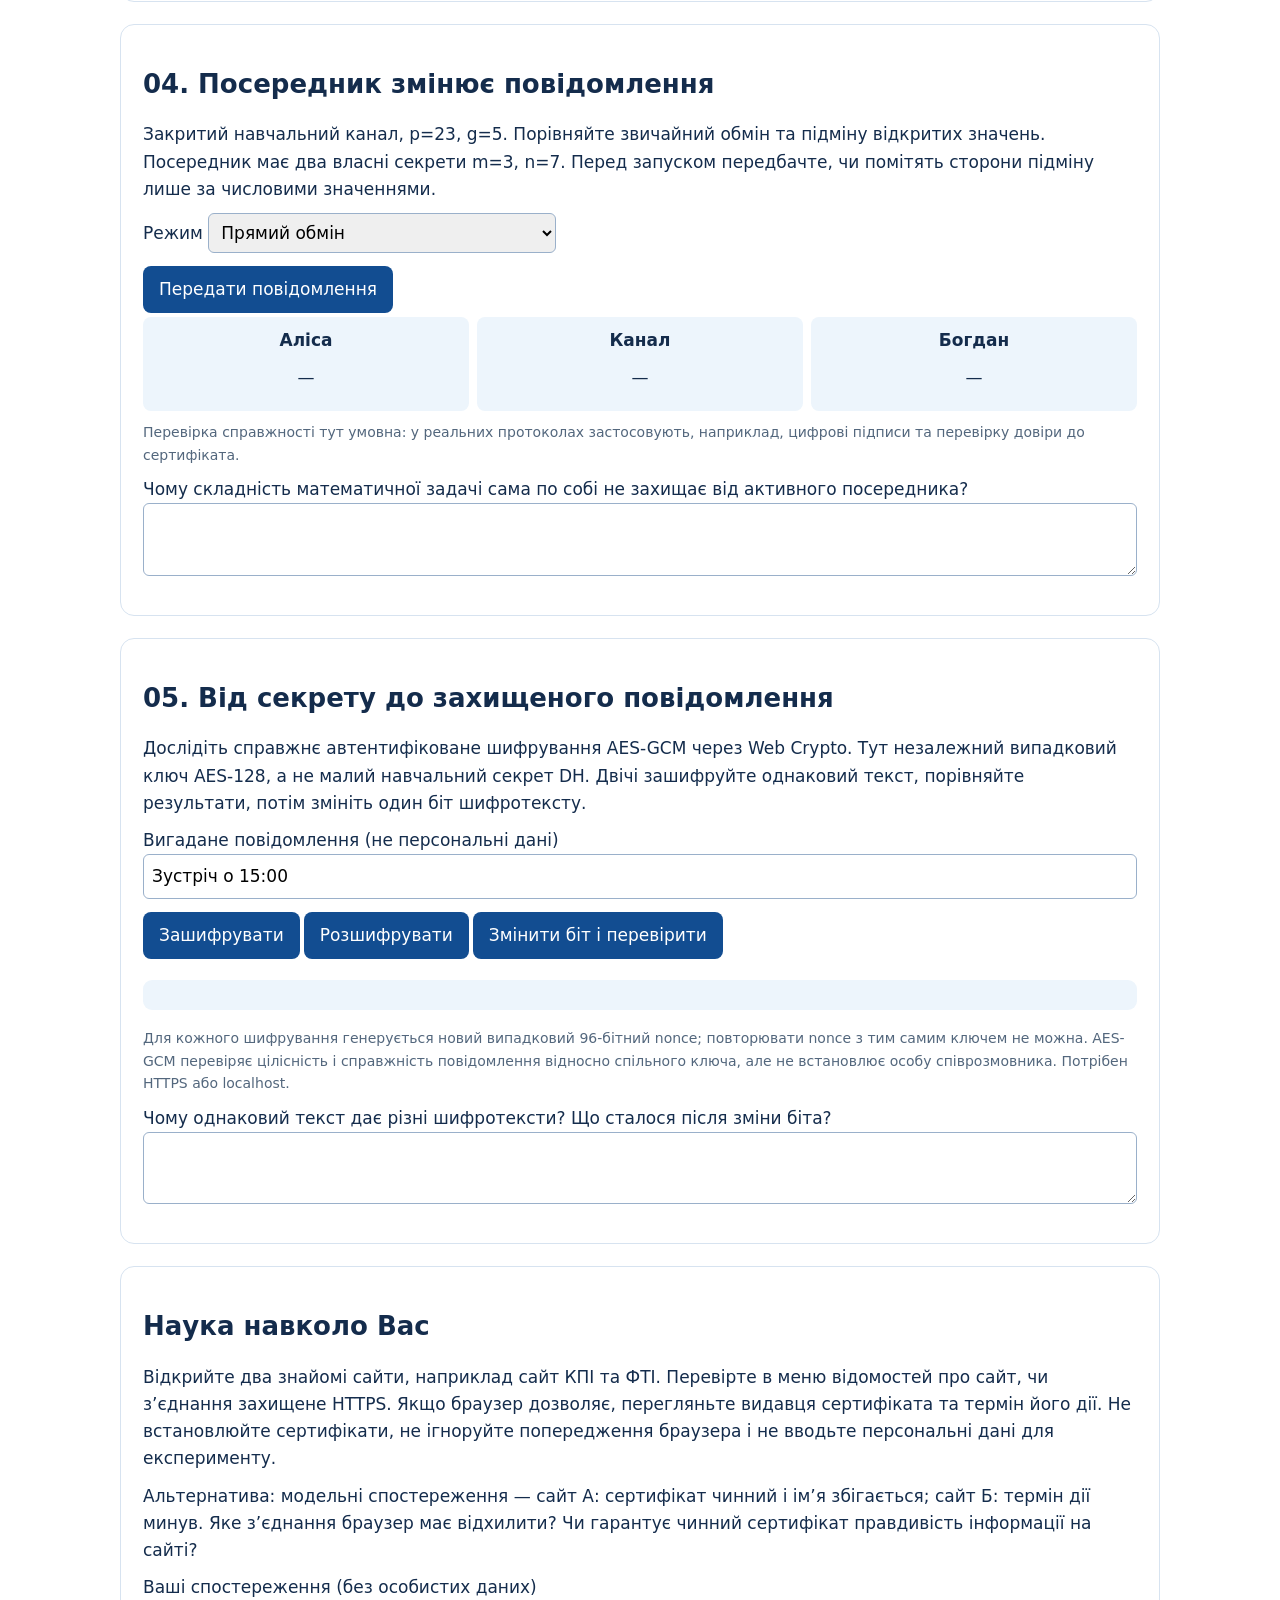
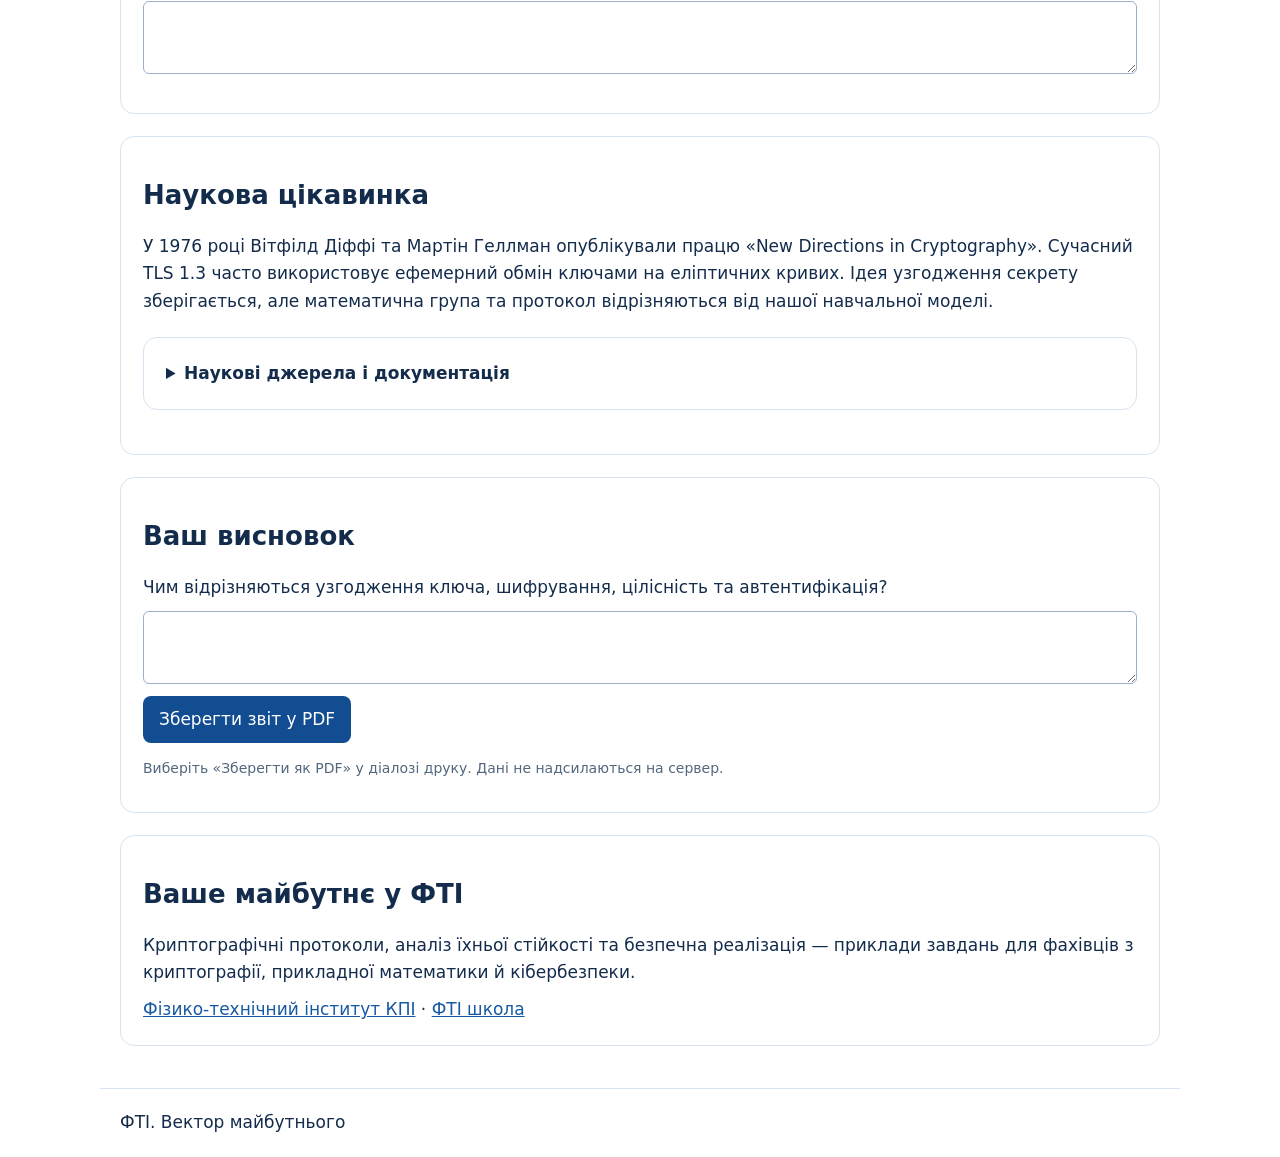
<file: research/02.html>
<!doctype html><html lang="uk"><head><meta charset="utf-8"><meta name="viewport" content="width=device-width,initial-scale=1"><title>Секрет, який бачать усі · ФТІ</title><style>
*{box-sizing:border-box}body{margin:0;color:#142c4c;background:white;font:17px/1.6 system-ui,Segoe UI,Arial,sans-serif}main,header,footer{max-width:1080px;margin:auto;padding:20px}header{display:flex;gap:16px;align-items:center;border-bottom:1px solid #dce6f2}header img{width:48px}header a{margin-left:auto}a{color:#1759a2}h1{font-size:clamp(32px,5vw,50px);line-height:1.1;margin:10px 0}h2{font-size:26px;line-height:1.2}h3{font-size:19px}p{margin:10px 0}section,details{border:1px solid #d7e3f0;border-radius:14px;padding:22px;margin:22px 0}details summary{font-weight:bold;cursor:pointer}.hero,.split{display:grid;grid-template-columns:1fr 1fr;gap:24px;align-items:center}.hero img{width:100%;border-radius:12px}.tags{color:#245a96;font-size:14px;font-weight:700}.note{background:#edf5fc;padding:15px;border-radius:9px}button{background:#124d91;color:white;border:0;border-radius:8px;padding:10px 16px;font:inherit;cursor:pointer;margin:4px 4px 4px 0}input,select,textarea{font:inherit;border:1px solid #9ab0ca;border-radius:6px;padding:8px;max-width:100%}textarea{width:100%;min-height:70px}label{display:block;margin:9px 0}input[type=number]{width:110px}svg{width:100%;height:auto;background:#f1f6fc;border-radius:10px}table{border-collapse:collapse;width:100%;font-size:15px}td,th{border-bottom:1px solid #d7e3f0;padding:7px;text-align:left}.scroll{overflow-x:auto}.result{font-weight:650;color:#144e91;white-space:pre-line}.small{font-size:14px;color:#53677d}nav{display:flex;flex-wrap:wrap;gap:12px}footer{border-top:1px solid #d7e3f0}@media(max-width:650px){.hero,.split{grid-template-columns:1fr}section,details{padding:15px}main{padding:14px}header{font-size:14px}}@media print{button,nav,header a{display:none}section{break-inside:avoid}textarea{border:0}}
 .equation{font:600 19px monospace;overflow-wrap:anywhere;background:#edf5fc;padding:12px} .channel{display:grid;grid-template-columns:1fr 1fr 1fr;gap:8px;text-align:center}.channel div{padding:10px;background:#edf5fc;border-radius:8px;overflow-wrap:anywhere} pre{white-space:pre-wrap;overflow-wrap:anywhere} input[type=text]{width:100%} @media(max-width:420px){.channel{grid-template-columns:1fr}} </style></head><body><header><img src="../images/logo.jpg" alt="ФТІ"><strong>ФТІ. Вектор майбутнього</strong><a href="../index.html">Усі дослідження</a></header><main><div class="hero"><div><div class="tags">ДОСЛІДЖЕННЯ 02</div><h1>Секрет, який бачать усі</h1><p>Ви і друг спілкуєтеся через канал, який читає сторонній спостерігач. Як створити спільний ключ, не передаючи його?</p><div class="tags">Криптографія · Прикладна математика · Кібербезпека</div></div><div><img src="../images/crypto-hero.jpg" alt="Концептуальна ілюстрація захищеного цифрового зв’язку"><p class="small">Художня ілюстрація, не схема протоколу.</p></div></div><nav><a href="#e1">Залишки</a><a href="#e2">Обмін</a><a href="#e3">Стійкість</a><a href="#e4">Автентифікація</a><a href="#e5">Шифрування</a><a href="#home">Наука навколо Вас</a></nav>
<details><summary>Коротка теорія</summary><p>Діффі — Геллман (DH) — протокол узгодження ключа, а не шифр. У навчальній моделі p — просте число, g — генератор мультиплікативної групи за модулем p. Сторони обирають приватні показники a та b, публікують A=gᵃ mod p і B=gᵇ mod p. Обидві обчислюють S=gᵃᵇ mod p. Обернена задача — дискретний логарифм. Для малих чисел вона проста; для належно вибраних великих груп класичні атаки значно складніші. Сам DH без автентифікації не захищає від активного посередника. Реальні протоколи використовують перевірені параметри, випадкові секрети, функції виведення ключів та автентифікацію.</p></details>
<section id="e1"><h2>01. Математичний годинник</h2><div class="split"><div><p>Дослідіть послідовність степенів за модулем 23. Порівняйте основи 5 та 4. Спочатку передбачте, чи всі ненульові залишки з’являться до повторення одиниці.</p><label>Основа <select id="g"><option>5</option><option>4</option><option>2</option><option>22</option></select></label><label>Ваш прогноз періоду <input id="period" type="number" min="1" max="22"></label><button id="powers">Побудувати</button><p id="periodResult" class="result"></p></div><svg id="clock" viewBox="0 0 350 350" role="img" aria-label="Коло ненульових залишків"></svg></div><div id="sequence" class="equation"></div><label>Чому вибір основи впливає на кількість можливих результатів?<textarea id="a1"></textarea></label></section>
<section id="e2"><h2>02. Домовтеся про секрет</h2><p>Відомі p=23, g=5. Аліса обрала a=6, Богдан — b=15. Обчисліть відкриті значення та спільний секрет. Сторонній спостерігач бачить тільки відкриті повідомлення.</p><div class="split"><div><label>A <input id="pa" type="number"></label><label>B <input id="pb" type="number"></label><label>S <input id="ps" type="number"></label><button id="verify">Перевірити гіпотезу</button><p id="verifyResult" class="result"></p><details><summary>Підказка</summary>Послідовно множте на основу та щоразу беріть залишок. S = Bᵃ mod p.</details></div><div><svg viewBox="0 0 420 240" role="img" aria-label="Схема обміну відкритими значеннями"><rect x="15" y="22" width="125" height="65" rx="10" fill="#dceafa"/><rect x="280" y="22" width="125" height="65" rx="10" fill="#dceafa"/><g fill="#14365e" font-size="15" text-anchor="middle"><text x="77" y="48">Аліса</text><text x="77" y="70">a — секрет</text><text x="342" y="48">Богдан</text><text x="342" y="70">b — секрет</text><text x="210" y="108">A →</text><text x="210" y="145">← B</text><text x="210" y="195">Спостерігач: p, g, A, B</text><text x="210" y="218">a, b, S не передаються</text></g><path d="M80 117 H340 M340 154 H80" stroke="#2366a5" stroke-width="3" fill="none"/></svg></div></div><label>Чому секрети збігаються?<textarea id="a2"></textarea></label></section>
<section id="e3"><h2>03. Скільки роботи для спостерігача?</h2><p>Ви отримали лише p, g, A. Знайдіть показник методом послідовного перебору. У кожній групі обрано генератор. Проведіть три серії по 20 випадкових показників, порівняйте середню кількість перевірок.</p><label>Група <select id="group"><option value="23,5">p=23, g=5</option><option value="101,2">p=101, g=2</option><option value="1009,11">p=1009, g=11</option></select></label><button id="sample">Одержати відкритий пакет</button><p id="packet" class="equation"></p><label>Ваш кандидат a <input id="guess" type="number" min="1"></label><button id="guessBtn">Перевірити</button><button id="brute">Перебрати</button><p id="bruteResult" class="result"></p><button id="series">Серія з 20 вимірювань</button><div class="scroll"><table><thead><tr><th>p</th><th>Середнє</th><th>Мін.</th><th>Макс.</th></tr></thead><tbody id="rows"></tbody></table></div><svg id="bars" viewBox="0 0 420 180" aria-label="Середня кількість перевірок"></svg><p class="small">Одна перевірка — один наступний степінь, не вимірювання часу. Перебір не є найефективнішим відомим алгоритмом дискретного логарифмування. Малі групи не придатні для захисту.</p><label>Як змінився обсяг роботи? Чому не можна прямо екстраполювати його на реальні протоколи?<textarea id="a3"></textarea></label></section>
<section id="e4"><h2>04. Посередник змінює повідомлення</h2><p>Закритий навчальний канал, p=23, g=5. Порівняйте звичайний обмін та підміну відкритих значень. Посередник має два власні секрети m=3, n=7. Перед запуском передбачте, чи помітять сторони підміну лише за числовими значеннями.</p><label>Режим <select id="mode"><option value="normal">Прямий обмін</option><option value="attack">Підміна без автентифікації</option><option value="auth">Підміна з перевіркою справжності</option></select></label><button id="exchange">Передати повідомлення</button><div class="channel"><div><strong>Аліса</strong><p id="alice">—</p></div><div><strong>Канал</strong><p id="middle">—</p></div><div><strong>Богдан</strong><p id="bob">—</p></div></div><p id="attackResult" class="result"></p><p class="small">Перевірка справжності тут умовна: у реальних протоколах застосовують, наприклад, цифрові підписи та перевірку довіри до сертифіката.</p><label>Чому складність математичної задачі сама по собі не захищає від активного посередника?<textarea id="a4"></textarea></label></section>
<section id="e5"><h2>05. Від секрету до захищеного повідомлення</h2><p>Дослідіть справжнє автентифіковане шифрування AES-GCM через Web Crypto. Тут незалежний випадковий ключ AES-128, а не малий навчальний секрет DH. Двічі зашифруйте однаковий текст, порівняйте результати, потім змініть один біт шифротексту.</p><label>Вигадане повідомлення (не персональні дані)<input id="message" type="text" value="Зустріч о 15:00" maxlength="200"></label><button id="encrypt">Зашифрувати</button><button id="decrypt">Розшифрувати</button><button id="tamper">Змінити біт і перевірити</button><pre id="cipher" class="note"></pre><p id="cryptoResult" class="result"></p><p class="small">Для кожного шифрування генерується новий випадковий 96-бітний nonce; повторювати nonce з тим самим ключем не можна. AES-GCM перевіряє цілісність і справжність повідомлення відносно спільного ключа, але не встановлює особу співрозмовника. Потрібен HTTPS або localhost.</p><label>Чому однаковий текст дає різні шифротексти? Що сталося після зміни біта?<textarea id="a5"></textarea></label></section>
<section id="home"><h2>Наука навколо Вас</h2><p>Відкрийте два знайомі сайти, наприклад сайт КПІ та ФТІ. Перевірте в меню відомостей про сайт, чи з’єднання захищене HTTPS. Якщо браузер дозволяє, перегляньте видавця сертифіката та термін його дії. Не встановлюйте сертифікати, не ігноруйте попередження браузера і не вводьте персональні дані для експерименту.</p><p>Альтернатива: модельні спостереження — сайт А: сертифікат чинний і ім’я збігається; сайт Б: термін дії минув. Яке з’єднання браузер має відхилити? Чи гарантує чинний сертифікат правдивість інформації на сайті?</p><label>Ваші спостереження (без особистих даних)<textarea id="homeAnswer"></textarea></label></section><section><h2>Наукова цікавинка</h2><p>У 1976 році Вітфілд Діффі та Мартін Геллман опублікували працю «New Directions in Cryptography». Сучасний TLS 1.3 часто використовує ефемерний обмін ключами на еліптичних кривих. Ідея узгодження секрету зберігається, але математична група та протокол відрізняються від нашої навчальної моделі.</p><details><summary>Наукові джерела і документація</summary><p><a href="https://doi.org/10.1109/TIT.1976.1055638">Diffie, Hellman — New Directions in Cryptography (1976)</a></p><p><a href="https://www.rfc-editor.org/rfc/rfc8446">RFC 8446 — TLS 1.3</a></p><p><a href="https://csrc.nist.gov/pubs/sp/800/38/d/final">NIST SP 800-38D — GCM</a></p><p><a href="https://developer.mozilla.org/en-US/docs/Web/API/SubtleCrypto/encrypt">Web Crypto API — encrypt</a></p></details></section><section><h2>Ваш висновок</h2><p>Чим відрізняються узгодження ключа, шифрування, цілісність та автентифікація?</p><textarea id="conclusion"></textarea><button id="print">Зберегти звіт у PDF</button><p class="small">Виберіть «Зберегти як PDF» у діалозі друку. Дані не надсилаються на сервер.</p></section><section><h2>Ваше майбутнє у ФТІ</h2><p>Криптографічні протоколи, аналіз їхньої стійкості та безпечна реалізація — приклади завдань для фахівців з криптографії, прикладної математики й кібербезпеки.</p><a href="https://ipt.kpi.ua/">Фізико-технічний інститут КПІ</a> · <a href="https://t.me/iptschool">ФТІ школа</a></section></main><footer>ФТІ. Вектор майбутнього</footer>
<script>
'use strict';const $=id=>document.getElementById(id),on=(id,fn)=>$(id).addEventListener('click',fn),put=(id,s)=>$(id).textContent=s;function pow(g,a,p){let r=1;for(let i=0;i<a;i++)r=r*g%p;return r}function seq(g,p){let a=[],r=1;do{r=r*g%p;a.push(r)}while(r!==1&&a.length<p);return a}function clock(){let g=+ $('g').value,a=seq(g,23),pt=n=>[175+135*Math.cos(2*Math.PI*(n-1)/22-Math.PI/2),175+135*Math.sin(2*Math.PI*(n-1)/22-Math.PI/2)];$('clock').innerHTML='<circle cx="175" cy="175" r="135" fill="white" stroke="#aac0d8"/>'+[1,...a].slice(0,-1).map((n,i)=>`<line x1="${pt(n)[0]}" y1="${pt(n)[1]}" x2="${pt(a[i])[0]}" y2="${pt(a[i])[1]}" stroke="#297ab4" opacity=".45"/>`).join('')+Array.from({length:22},(_,i)=>{let n=i+1,[x,y]=pt(n);return `<circle cx="${x}" cy="${y}" r="12" fill="${a.includes(n)?'#145a9c':'#ccd7e1'}"/><text x="${x}" y="${y+4}" fill="${a.includes(n)?'white':'#123'}" font-size="10" text-anchor="middle">${n}</text>`}).join('');put('sequence',a.join(' → '));put('periodResult',`Період: ${a.length}. ${$('period').value? (+$('period').value===a.length?'Прогноз підтвердився.':'Перегляньте прогноз.'):''}`)}on('powers',clock);clock();on('verify',()=>{if(['pa','pb','ps'].some(i=>!$(i).value)){put('verifyResult','Заповніть усі поля.');return}put('verifyResult', ['pa','pb','ps'].map((id,i)=>`${['A','B','S'][i]}: ${+$(id).value===[pow(5,6,23),pow(5,15,23),pow(pow(5,15,23),6,23)][i]?'правильно':'спробуйте ще'}`).join(' · '))});let packet=null,history=[];function group(){return $('group').value.split(',').map(Number)}function sample(){let [p,g]=group(),a=1+Math.floor(Math.random()*(p-2));packet={p,g,A:pow(g,a,p)};put('packet',`p=${p}, g=${g}, A=${packet.A}`);put('bruteResult','')}on('sample',sample);$('group').onchange=sample;sample();on('guessBtn',()=>{let a=+$('guess').value;if(!Number.isInteger(a)||a<1||a>=packet.p-1){put('bruteResult','Введіть цілий показник від 1 до p−2.');return}put('bruteResult',pow(packet.g,a,packet.p)===packet.A?'Знайдено показник!':'Значення не збігається.')});function brute(p,g,A){let r=1;for(let i=1;i<p;i++){r=r*g%p;if(r===A)return i}return null}on('brute',()=>put('bruteResult',`Знайдено a=${brute(packet.p,packet.g,packet.A)}; перевірок: ${brute(packet.p,packet.g,packet.A)}`));on('series',()=>{let [p,g]=group(),v=Array.from({length:20},()=>brute(p,g,pow(g,1+Math.floor(Math.random()*(p-2)),p))),avg=v.reduce((a,b)=>a+b,0)/v.length;history.push({p,avg});$('rows').insertAdjacentHTML('beforeend',`<tr><td>${p}</td><td>${avg.toFixed(1)}</td><td>${Math.min(...v)}</td><td>${Math.max(...v)}</td></tr>`);let h=history.slice(-8),max=Math.max(...h.map(x=>x.avg),1);$('bars').innerHTML=h.map((x,i)=>{let w=390/h.length,y=125*x.avg/max;return `<rect x="${15+i*w}" y="${145-y}" width="${w-7}" height="${y}" fill="#266caa"/><text x="${15+i*w}" y="${140-y}" font-size="10">${x.avg.toFixed(0)}</text><text x="${15+i*w}" y="165" font-size="11">${x.p}</text>`}).join('')});on('exchange',()=>{let A=pow(5,6,23),B=pow(5,15,23),M=pow(5,3,23),N=pow(5,7,23),mode=$('mode').value;if(mode==='auth'){put('alice','Підпис не пройшов перевірку');put('middle',`Підміна A→${N}, B→${M}`);put('bob','Обмін припинено');put('attackResult','Справжність повідомлень не підтверджена; ключі не прийнято.');return}let attack=mode==='attack';put('alice',`Надіслала ${A}; отримала ${attack?M:B}; S=${pow(attack?M:B,6,23)}`);put('bob',`Надіслав ${B}; отримав ${attack?N:A}; S=${pow(attack?N:A,15,23)}`);put('middle',attack?`Підміна: ${A}→${N}, ${B}→${M}. Ключі посередника: ${pow(A,3,23)}, ${pow(B,7,23)}`:`Видимі A=${A}, B=${B}`);put('attackResult',attack?'Посередник має окремий спільний секрет з кожною стороною.':'Обидві сторони отримали однаковий секрет.');});let key,iv,ct;const hex=b=>Array.from(b,x=>x.toString(16).padStart(2,'0')).join('');async function cryptoAction(kind){try{if(!globalThis.crypto?.subtle)throw Error('Потрібен захищений контекст HTTPS.');if(kind==='encrypt'){if(!key)key=await crypto.subtle.generateKey({name:'AES-GCM',length:128},false,['encrypt','decrypt']);iv=crypto.getRandomValues(new Uint8Array(12));ct=new Uint8Array(await crypto.subtle.encrypt({name:'AES-GCM',iv},key,new TextEncoder().encode($('message').value)));put('cipher',`Nonce: ${hex(iv)}\nШифротекст і тег: ${hex(ct)}`);put('cryptoResult','Зашифровано.');return}if(!ct){put('cryptoResult','Спочатку зашифруйте повідомлення.');return}let data=ct.slice();if(kind==='tamper')data[0]^=1;try{let plain=await crypto.subtle.decrypt({name:'AES-GCM',iv},key,data);put('cryptoResult','Розшифровано: '+new TextDecoder().decode(plain))}catch(e){put('cryptoResult','Розшифрування відхилено: перевірка не пройшла.')}}catch(e){put('cryptoResult',e.message)}}['encrypt','decrypt','tamper'].forEach(k=>on(k,async()=>{let buttons=['encrypt','decrypt','tamper'].map($);buttons.forEach(b=>b.disabled=true);try{await cryptoAction(k)}finally{buttons.forEach(b=>b.disabled=false)}}));document.querySelectorAll('textarea').forEach(el=>{try{el.value=localStorage.getItem('fti02_'+el.id)||'';el.addEventListener('input',()=>{try{localStorage.setItem('fti02_'+el.id,el.value)}catch{}})}catch{}});on('print',()=>{document.querySelectorAll('textarea').forEach(t=>{t.style.height='auto';t.style.height=t.scrollHeight+8+'px'});window.print()});
</script></body></html>
</file>
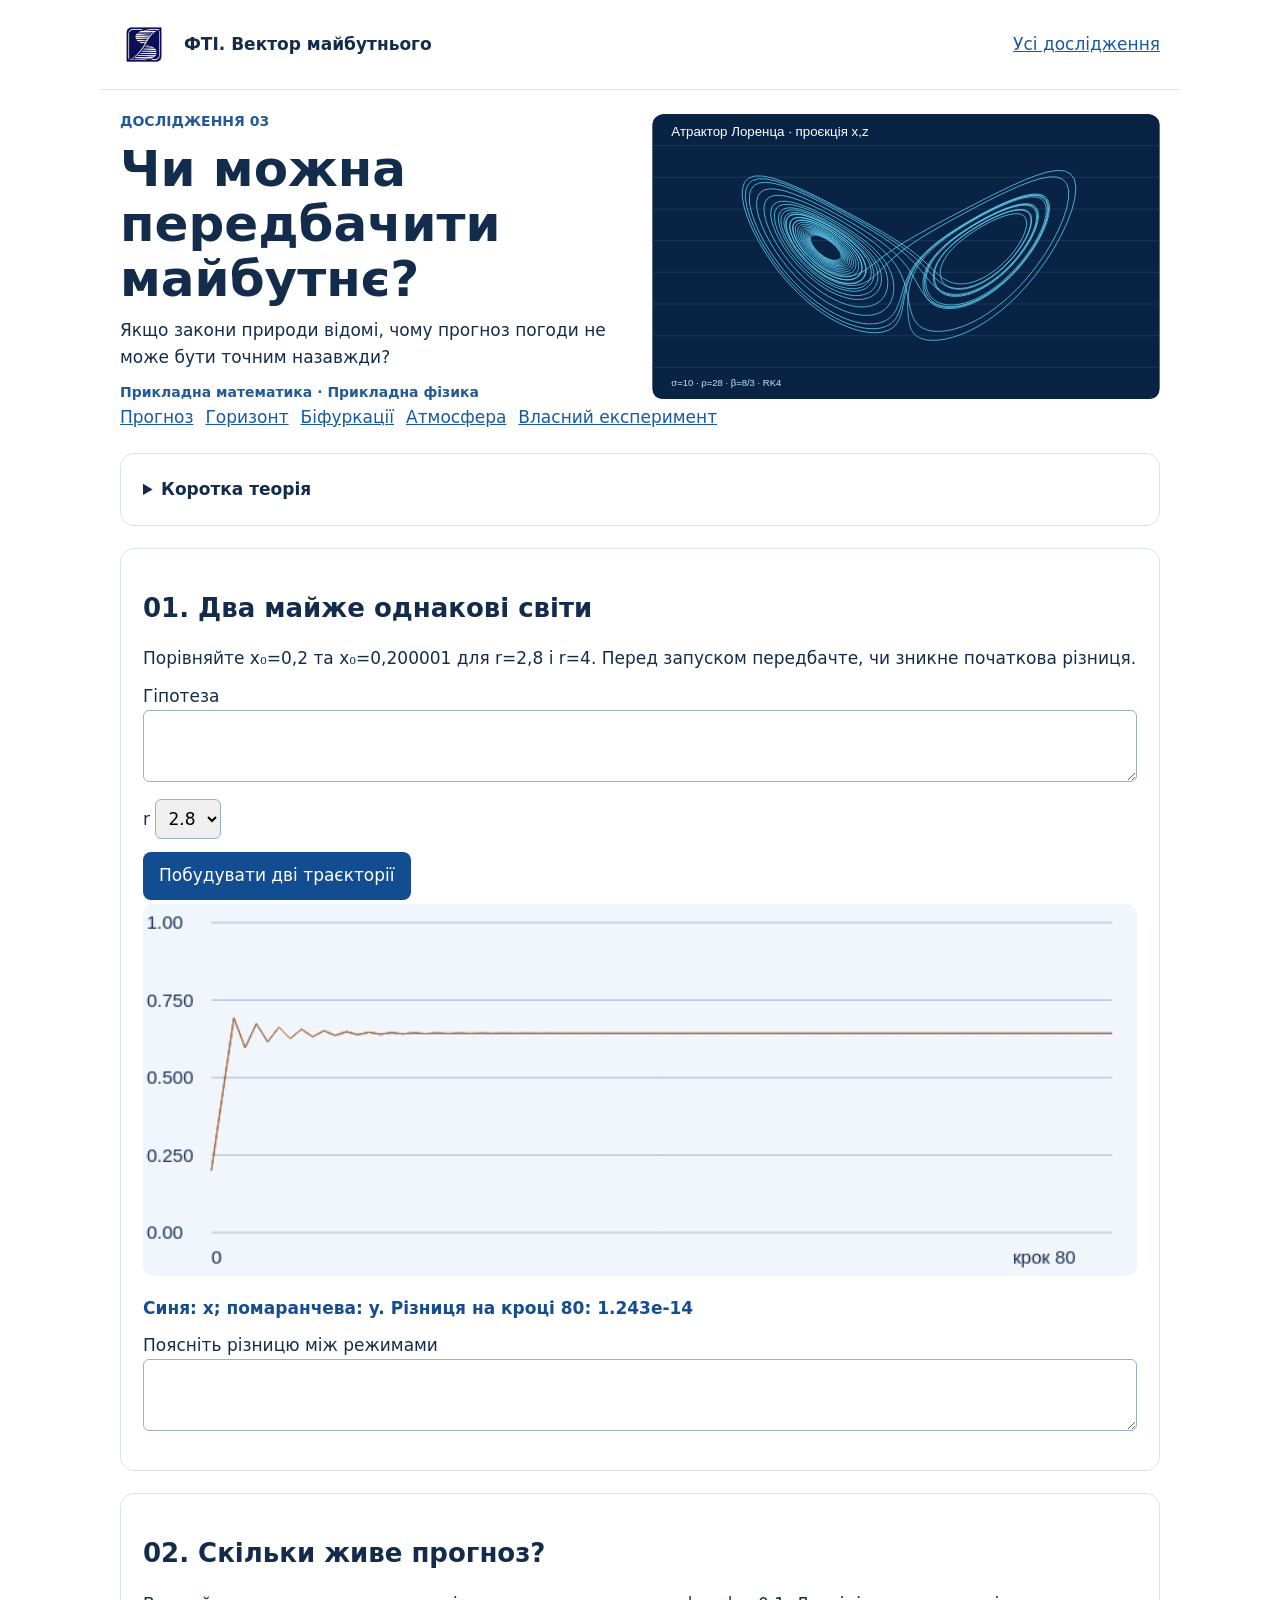
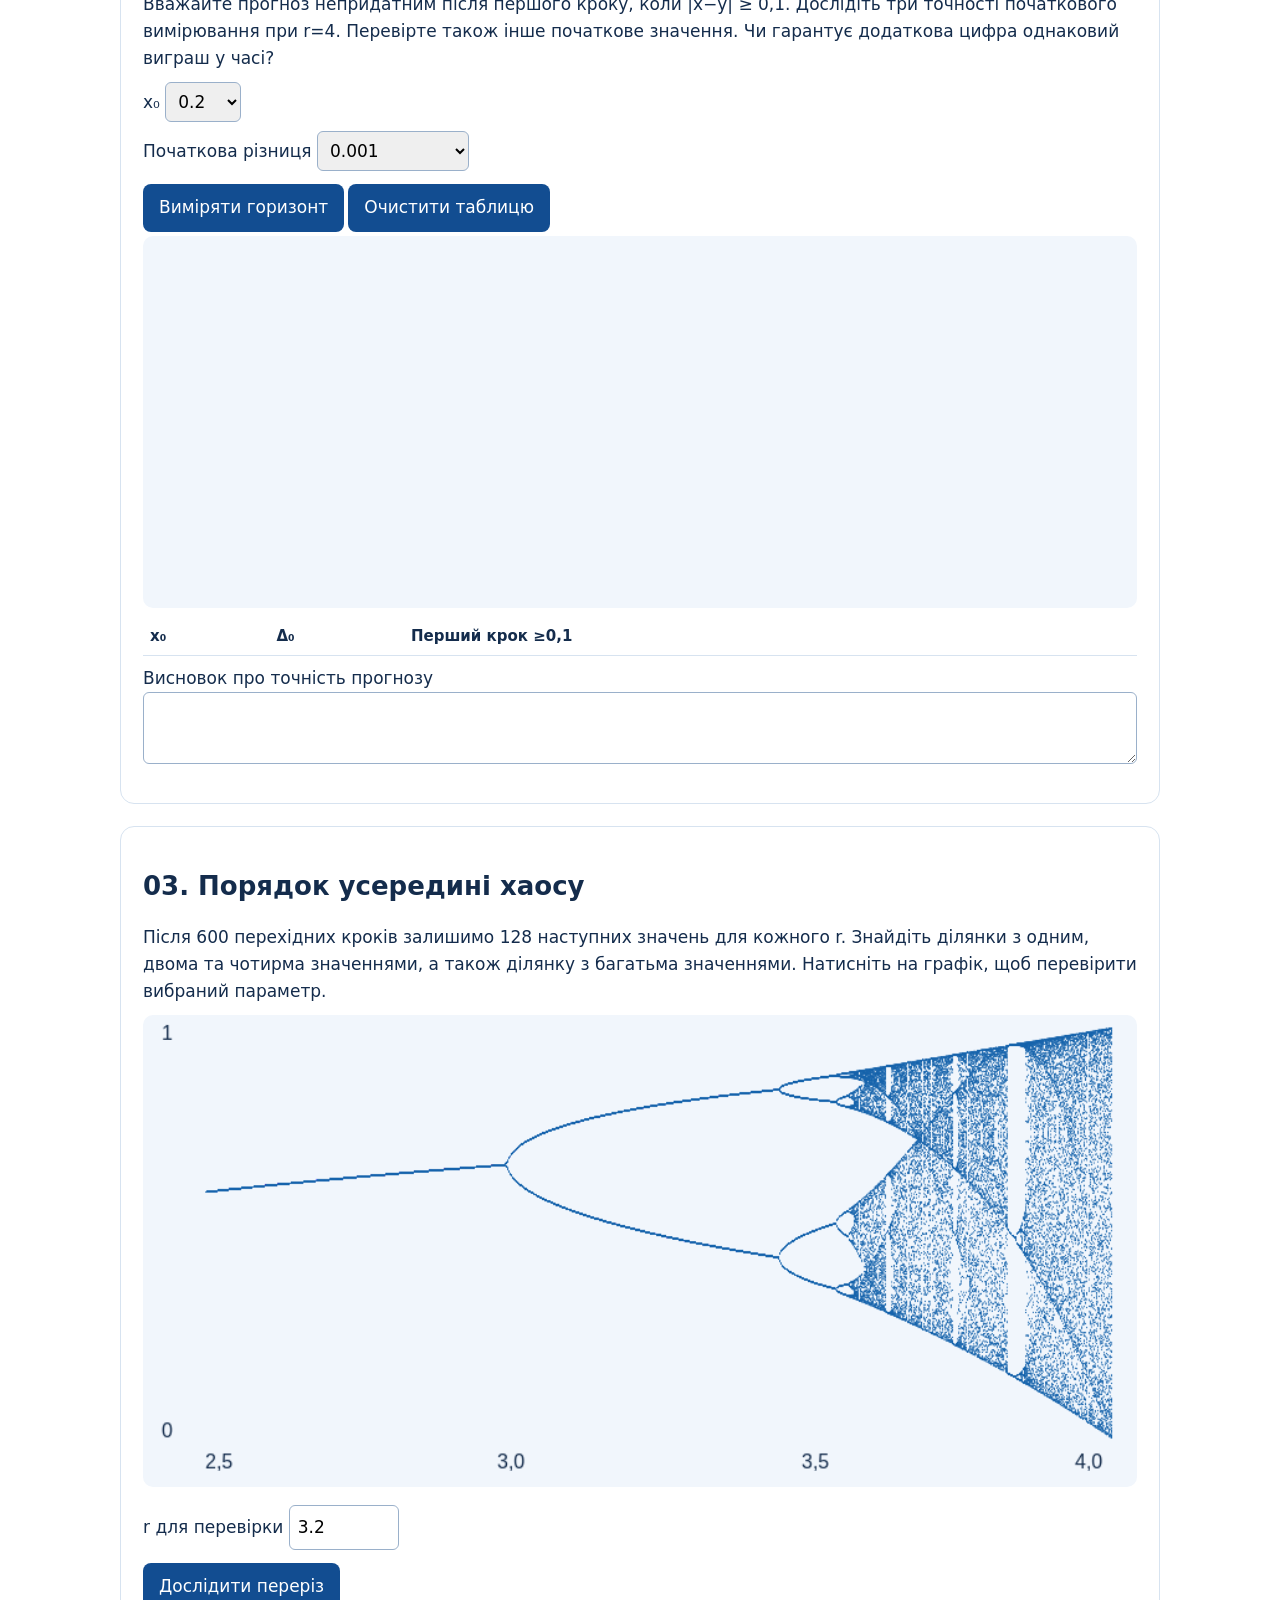
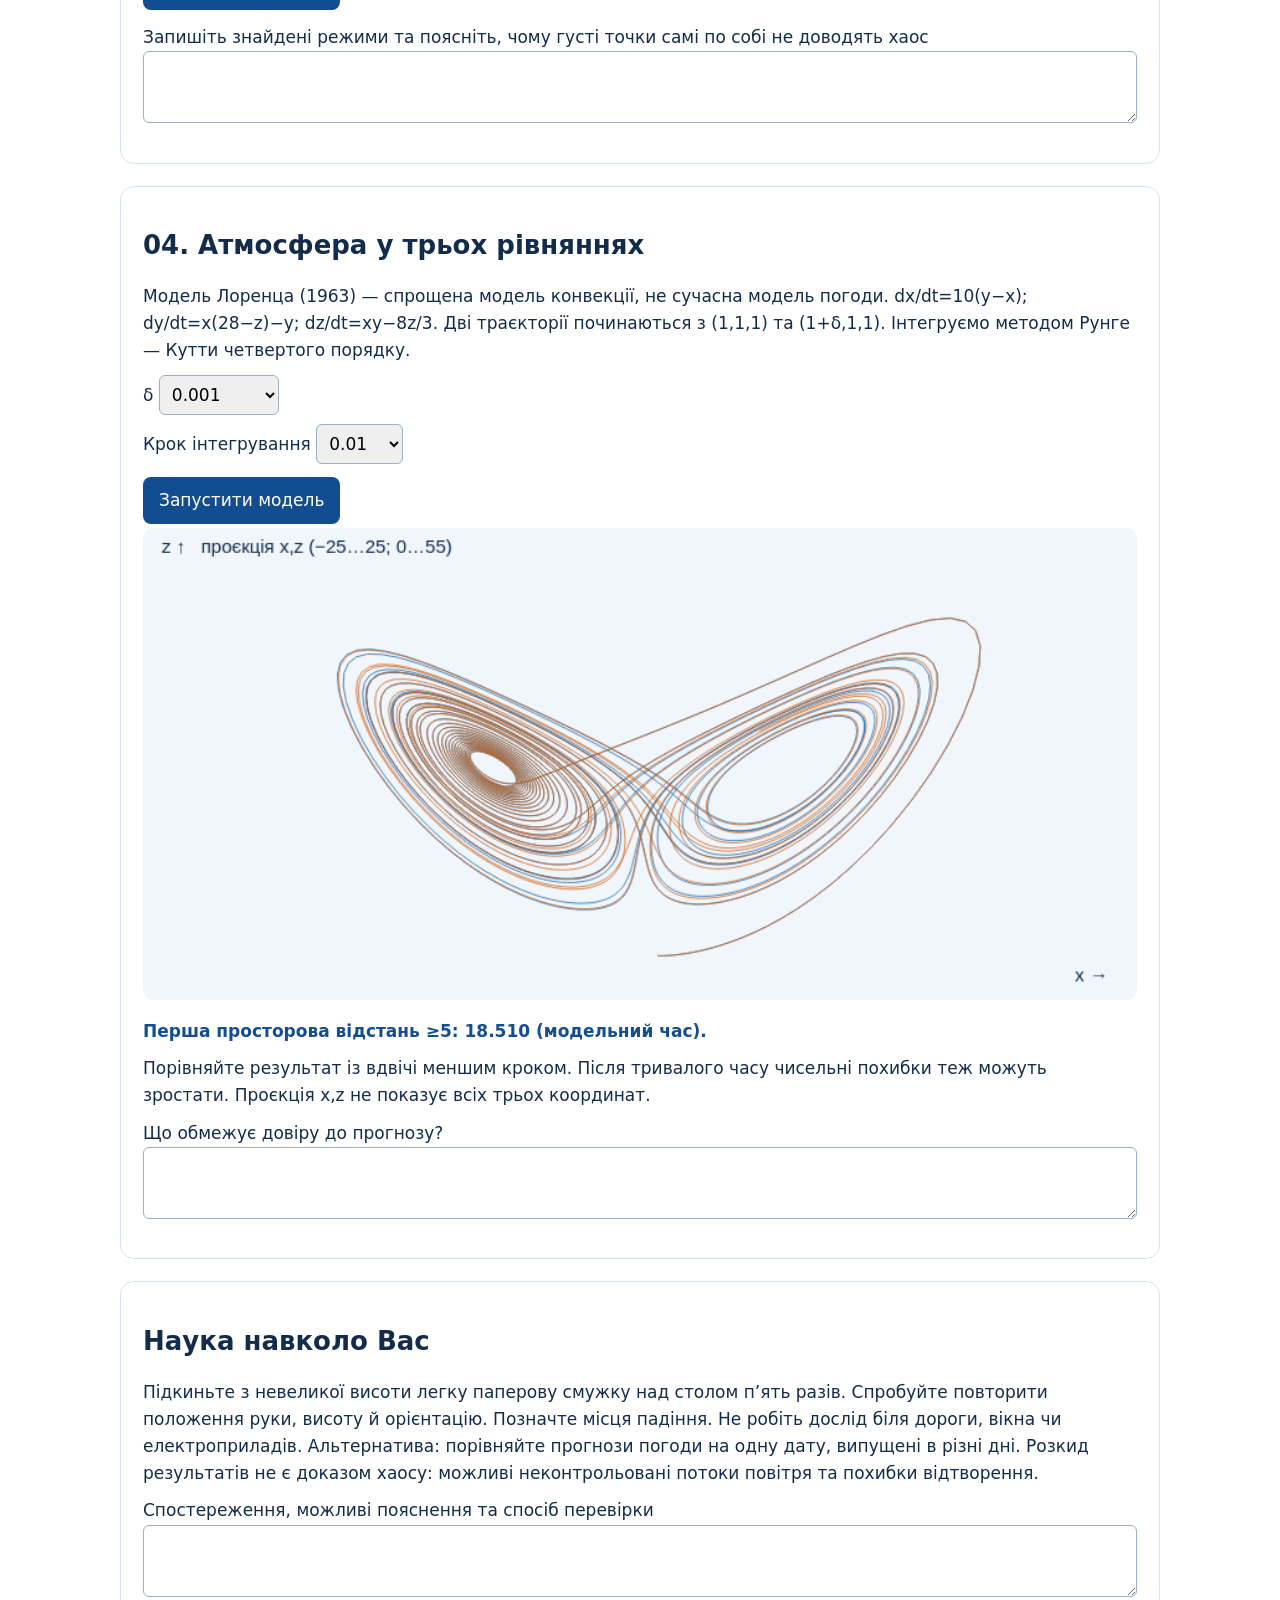
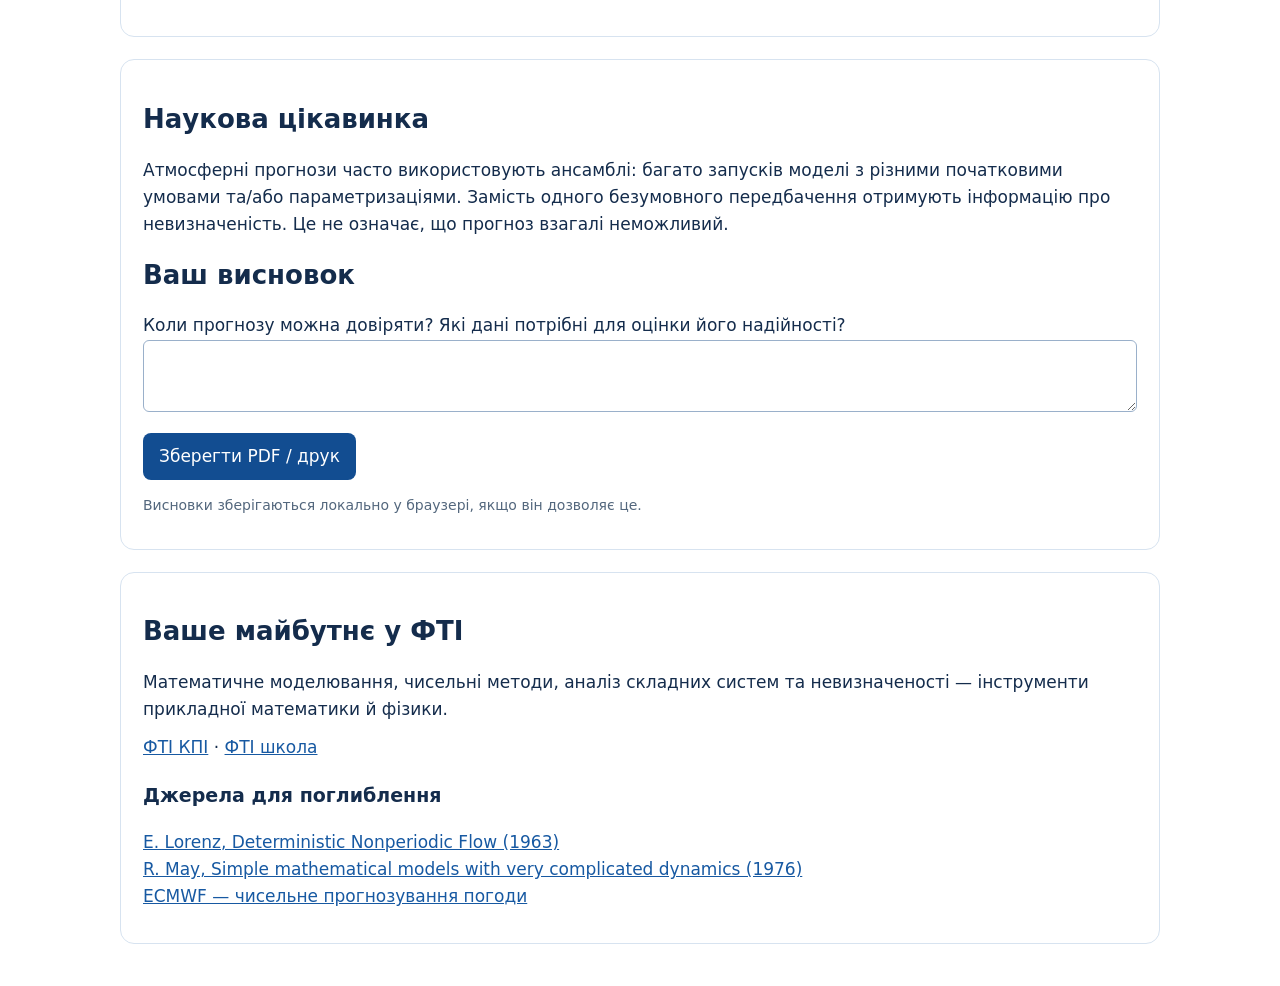
<file: research/03.html>
<!doctype html><html lang="uk"><meta charset="utf-8"><meta name="viewport" content="width=device-width,initial-scale=1"><title>Чи можна передбачити майбутнє? · ФТІ</title><style>
*{box-sizing:border-box}body{margin:0;color:#142c4c;background:white;font:17px/1.6 system-ui,Segoe UI,Arial,sans-serif}main,header,footer{max-width:1080px;margin:auto;padding:20px}header{display:flex;gap:16px;align-items:center;border-bottom:1px solid #dce6f2}header img{width:48px}header a{margin-left:auto}a{color:#1759a2}h1{font-size:clamp(32px,5vw,50px);line-height:1.1;margin:10px 0}h2{font-size:26px;line-height:1.2}h3{font-size:19px}p{margin:10px 0}section,details{border:1px solid #d7e3f0;border-radius:14px;padding:22px;margin:22px 0}details summary{font-weight:bold;cursor:pointer}.hero,.split{display:grid;grid-template-columns:1fr 1fr;gap:24px;align-items:center}.hero img{width:100%;border-radius:12px}.tags{color:#245a96;font-size:14px;font-weight:700}.note{background:#edf5fc;padding:15px;border-radius:9px}button{background:#124d91;color:white;border:0;border-radius:8px;padding:10px 16px;font:inherit;cursor:pointer;margin:4px 4px 4px 0}input,select,textarea{font:inherit;border:1px solid #9ab0ca;border-radius:6px;padding:8px;max-width:100%}textarea{width:100%;min-height:70px}label{display:block;margin:9px 0}input[type=number]{width:110px}svg{width:100%;height:auto;background:#f1f6fc;border-radius:10px}table{border-collapse:collapse;width:100%;font-size:15px}td,th{border-bottom:1px solid #d7e3f0;padding:7px;text-align:left}.scroll{overflow-x:auto}.result{font-weight:650;color:#144e91;white-space:pre-line}.small{font-size:14px;color:#53677d}nav{display:flex;flex-wrap:wrap;gap:12px}footer{border-top:1px solid #d7e3f0}@media(max-width:650px){.hero,.split{grid-template-columns:1fr}section,details{padding:15px}main{padding:14px}header{font-size:14px}}@media print{button,nav,header a{display:none}section{break-inside:avoid}textarea{border:0}}
 .equation{font:600 19px monospace;overflow-wrap:anywhere;background:#edf5fc;padding:12px} .channel{display:grid;grid-template-columns:1fr 1fr 1fr;gap:8px;text-align:center}.channel div{padding:10px;background:#edf5fc;border-radius:8px;overflow-wrap:anywhere} pre{white-space:pre-wrap;overflow-wrap:anywhere} input[type=text]{width:100%} @media(max-width:420px){.channel{grid-template-columns:1fr}} canvas{width:100%;height:auto;background:#f1f6fc;border-radius:10px} .hero img{max-height:320px;object-fit:contain}</style><body><header><img src="../images/logo.jpg" alt="ФТІ"><strong>ФТІ. Вектор майбутнього</strong><a href="../index.html">Усі дослідження</a></header><main><div class="hero"><div><div class="tags">ДОСЛІДЖЕННЯ 03</div><h1>Чи можна передбачити майбутнє?</h1><p>Якщо закони природи відомі, чому прогноз погоди не може бути точним назавжди?</p><div class="tags">Прикладна математика · Прикладна фізика</div></div><img src="../images/chaos-hero.svg" alt="Чисельно розраховані траєкторії системи Лоренца"></div><nav><a href="#e1">Прогноз</a><a href="#e2">Горизонт</a><a href="#e3">Біфуркації</a><a href="#e4">Атмосфера</a><a href="#home">Власний експеримент</a></nav><details><summary>Коротка теорія</summary><p>Детермінована система має однозначний закон еволюції. Хаос — не те саме, що випадковість: деякі нелінійні системи демонструють аперіодичну поведінку та чутливість до початкових умов. Логістичне відображення xₙ₊₁=r xₙ(1−xₙ), 0≤x≤1, 0≤r≤4 — безрозмірна навчальна модель, а не прогноз реальної популяції. Параметр r змінює поведінку системи. Відмінність між траєкторіями може зростати приблизно експоненційно на обмеженому інтервалі.</p></details>
<section id="e1"><h2>01. Два майже однакові світи</h2><p>Порівняйте x₀=0,2 та x₀=0,200001 для r=2,8 і r=4. Перед запуском передбачте, чи зникне початкова різниця.</p><label>Гіпотеза<textarea id="a1"></textarea></label><label>r <select id="r"><option>2.8</option><option>3.2</option><option>3.5</option><option>4</option></select></label><button id="run">Побудувати дві траєкторії</button><canvas id="c1" width="800" height="300"></canvas><p id="out1" class="result"></p><label>Поясніть різницю між режимами<textarea id="a2"></textarea></label></section>
<section id="e2"><h2>02. Скільки живе прогноз?</h2><p>Вважайте прогноз непридатним після першого кроку, коли |x−y| ≥ 0,1. Дослідіть три точності початкового вимірювання при r=4. Перевірте також інше початкове значення. Чи гарантує додаткова цифра однаковий виграш у часі?</p><label>x₀ <select id="start"><option>0.2</option><option>0.31</option><option>0.73</option></select></label><label>Початкова різниця <select id="eps"><option>0.001</option><option>0.000001</option><option>0.000000001</option></select></label><button id="measure">Виміряти горизонт</button><button id="clear">Очистити таблицю</button><canvas id="c2" width="800" height="300"></canvas><table><thead><tr><th>x₀</th><th>Δ₀</th><th>Перший крок ≥0,1</th></tr></thead><tbody id="rows"></tbody></table><label>Висновок про точність прогнозу<textarea id="a3"></textarea></label></section>
<section id="e3"><h2>03. Порядок усередині хаосу</h2><p>Після 600 перехідних кроків залишимо 128 наступних значень для кожного r. Знайдіть ділянки з одним, двома та чотирма значеннями, а також ділянку з багатьма значеннями. Натисніть на графік, щоб перевірити вибраний параметр.</p><canvas id="c3" width="800" height="380" tabindex="0"></canvas><label>r для перевірки <input id="probe" type="number" min="2.5" max="4" step="0.001" value="3.2"></label><button id="check">Дослідити переріз</button><p id="out3" class="result"></p><label>Запишіть знайдені режими та поясніть, чому густі точки самі по собі не доводять хаос<textarea id="a4"></textarea></label></section>
<section id="e4"><h2>04. Атмосфера у трьох рівняннях</h2><p>Модель Лоренца (1963) — спрощена модель конвекції, не сучасна модель погоди. dx/dt=10(y−x); dy/dt=x(28−z)−y; dz/dt=xy−8z/3. Дві траєкторії починаються з (1,1,1) та (1+δ,1,1). Інтегруємо методом Рунге — Кутти четвертого порядку.</p><label>δ <select id="le"><option>0.001</option><option>0.000001</option></select></label><label>Крок інтегрування <select id="dt"><option>0.01</option><option>0.005</option></select></label><button id="lor">Запустити модель</button><canvas id="c4" width="800" height="380"></canvas><p id="out4" class="result"></p><p>Порівняйте результат із вдвічі меншим кроком. Після тривалого часу чисельні похибки теж можуть зростати. Проєкція x,z не показує всіх трьох координат.</p><label>Що обмежує довіру до прогнозу?<textarea id="a5"></textarea></label></section>
<section id="home"><h2>Наука навколо Вас</h2><p>Підкиньте з невеликої висоти легку паперову смужку над столом п’ять разів. Спробуйте повторити положення руки, висоту й орієнтацію. Позначте місця падіння. Не робіть дослід біля дороги, вікна чи електроприладів. Альтернатива: порівняйте прогнози погоди на одну дату, випущені в різні дні. Розкид результатів не є доказом хаосу: можливі неконтрольовані потоки повітря та похибки відтворення.</p><label>Спостереження, можливі пояснення та спосіб перевірки<textarea id="a6"></textarea></label></section><section><h2>Наукова цікавинка</h2><p>Атмосферні прогнози часто використовують ансамблі: багато запусків моделі з різними початковими умовами та/або параметризаціями. Замість одного безумовного передбачення отримують інформацію про невизначеність. Це не означає, що прогноз взагалі неможливий.</p><h2>Ваш висновок</h2><label>Коли прогнозу можна довіряти? Які дані потрібні для оцінки його надійності?<textarea id="a7"></textarea></label><button onclick="window.print()">Зберегти PDF / друк</button><p class="small">Висновки зберігаються локально у браузері, якщо він дозволяє це.</p></section><section><h2>Ваше майбутнє у ФТІ</h2><p>Математичне моделювання, чисельні методи, аналіз складних систем та невизначеності — інструменти прикладної математики й фізики.</p><a href="https://ipt.kpi.ua/">ФТІ КПІ</a> · <a href="https://t.me/iptschool">ФТІ школа</a><h3>Джерела для поглиблення</h3><p><a href="https://doi.org/10.1175/1520-0469(1963)020%3C0130:DNF%3E2.0.CO;2">E. Lorenz, Deterministic Nonperiodic Flow (1963)</a><br><a href="https://doi.org/10.1038/261459a0">R. May, Simple mathematical models with very complicated dynamics (1976)</a><br><a href="https://www.ecmwf.int/">ECMWF — чисельне прогнозування погоди</a></p></section></main><script>
const $=id=>document.getElementById(id), f=(x,r)=>r*x*(1-x);function traj(x,r,n=80){let a=[x];for(let i=0;i<n;i++)a.push(x=f(x,r));return a}function graph(id,series,lo=0,hi=1){let c=$(id),g=c.getContext('2d'),w=c.width,h=c.height;g.clearRect(0,0,w,h);g.font='15px sans-serif';g.strokeStyle='#aab9cc';g.fillStyle='#142c4c';for(let i=0;i<=4;i++){let y=15+(h-50)*i/4;g.beginPath();g.moveTo(55,y);g.lineTo(w-20,y);g.stroke();g.fillText((hi-(hi-lo)*i/4).toPrecision(3),3,y+5)}series.forEach((s,j)=>{g.strokeStyle=['#1764ac','#cb6319'][j];g.beginPath();s.forEach((v,i)=>{let x=55+i*(w-75)/(s.length-1),y=15+(hi-v)/(hi-lo)*(h-50);i?g.lineTo(x,y):g.moveTo(x,y)});g.stroke()});g.fillText('0',55,h-10);g.fillText('крок '+(series[0].length-1),w-100,h-10)}
$('run').onclick=()=>{let r=+$('r').value,a=traj(.2,r),b=traj(.200001,r);graph('c1',[a,b]);$('out1').textContent='Синя: x; помаранчева: y. Різниця на кроці 80: '+Math.abs(a[80]-b[80]).toExponential(3)};
$('measure').onclick=()=>{let x=+$('start').value,e=+$('eps').value,a=traj(x,4,100),b=traj(x+e,4,100),d=a.map((v,i)=>Math.abs(v-b[i])),n=d.findIndex(v=>v>=.1);graph('c2',[d,Array(101).fill(.1)]);let row=$('rows').insertRow();[x,e,n<0?'Не досягнуто за 100':n].forEach(v=>row.insertCell().textContent=v)};$('clear').onclick=()=>$('rows').replaceChildren();
function bif(){let c=$('c3'),g=c.getContext('2d');g.clearRect(0,0,800,380);g.fillStyle='#1764ac';for(let j=0;j<730;j++){let r=2.5+1.5*j/729,x=.217;for(let k=0;k<728;k++){x=f(x,r);if(k>=600)g.fillRect(50+j,10+(1-x)*330,1,1)}}g.fillStyle='#142c4c';g.font='16px sans-serif';g.fillText('2,5',50,365);g.fillText('3,0',285,365);g.fillText('3,5',530,365);g.fillText('4,0',750,365);g.fillText('1',15,20);g.fillText('0',15,340)}bif();$('c3').onclick=e=>{let b=e.target.getBoundingClientRect();$('probe').value=Math.max(2.5,Math.min(4,2.5+1.5*((e.clientX-b.left)*800/b.width-50)/729)).toFixed(3);$('check').click()};$('check').onclick=()=>{let r=+$('probe').value;if(r<2.5||r>4||!Number.isFinite(r))return;let a=traj(.217,r,728).slice(-128),bins=new Set(a.map(x=>x.toFixed(4)));$('out3').textContent='Різних округлених значень (4 знаки): '+bins.size+'. Це опис вибірки, не строгий доказ періодичності.'};
function deriv([x,y,z]){return [10*(y-x),x*(28-z)-y,x*y-8*z/3]}function step(v,h){let add=(a,b,k)=>a.map((x,i)=>x+k*b[i]),a=deriv(v),b=deriv(add(v,a,h/2)),c=deriv(add(v,b,h/2)),d=deriv(add(v,c,h));return v.map((x,i)=>x+h*(a[i]+2*b[i]+2*c[i]+d[i])/6)}$('lor').onclick=()=>{let h=+$('dt').value,e=+$('le').value,a=[1,1,1],b=[1+e,1,1],A=[a],B=[b],cross=null;for(let i=1;i<=30/h;i++){a=step(a,h);b=step(b,h);A.push(a);B.push(b);if(cross===null&&Math.hypot(...a.map((x,j)=>x-b[j]))>=5)cross=i*h}let g=$('c4').getContext('2d');g.clearRect(0,0,800,380);g.font='15px sans-serif';g.fillStyle='#142c4c';g.fillText('z ↑   проєкція x,z (−25…25; 0…55)',15,20);g.fillText('x →',750,365);[A,B].forEach((s,j)=>{g.beginPath();g.strokeStyle=['#1764ac','#cb6319'][j];g.globalAlpha=.75;s.forEach(([x,y,z],i)=>{let X=400+x*14,Y=350-z*5.8;i?g.lineTo(X,Y):g.moveTo(X,Y)});g.stroke()});g.globalAlpha=1;$('out4').textContent='Перша просторова відстань ≥5: '+(cross===null?'не досягнуто':cross.toFixed(3))+' (модельний час).'};
for(let t of document.querySelectorAll('textarea')){try{t.value=localStorage.getItem('fti03-'+t.id)||'';t.oninput=()=>{try{localStorage.setItem('fti03-'+t.id,t.value)}catch{}}}catch{}}$('run').click();$('lor').click();</script></body></html>
</file>
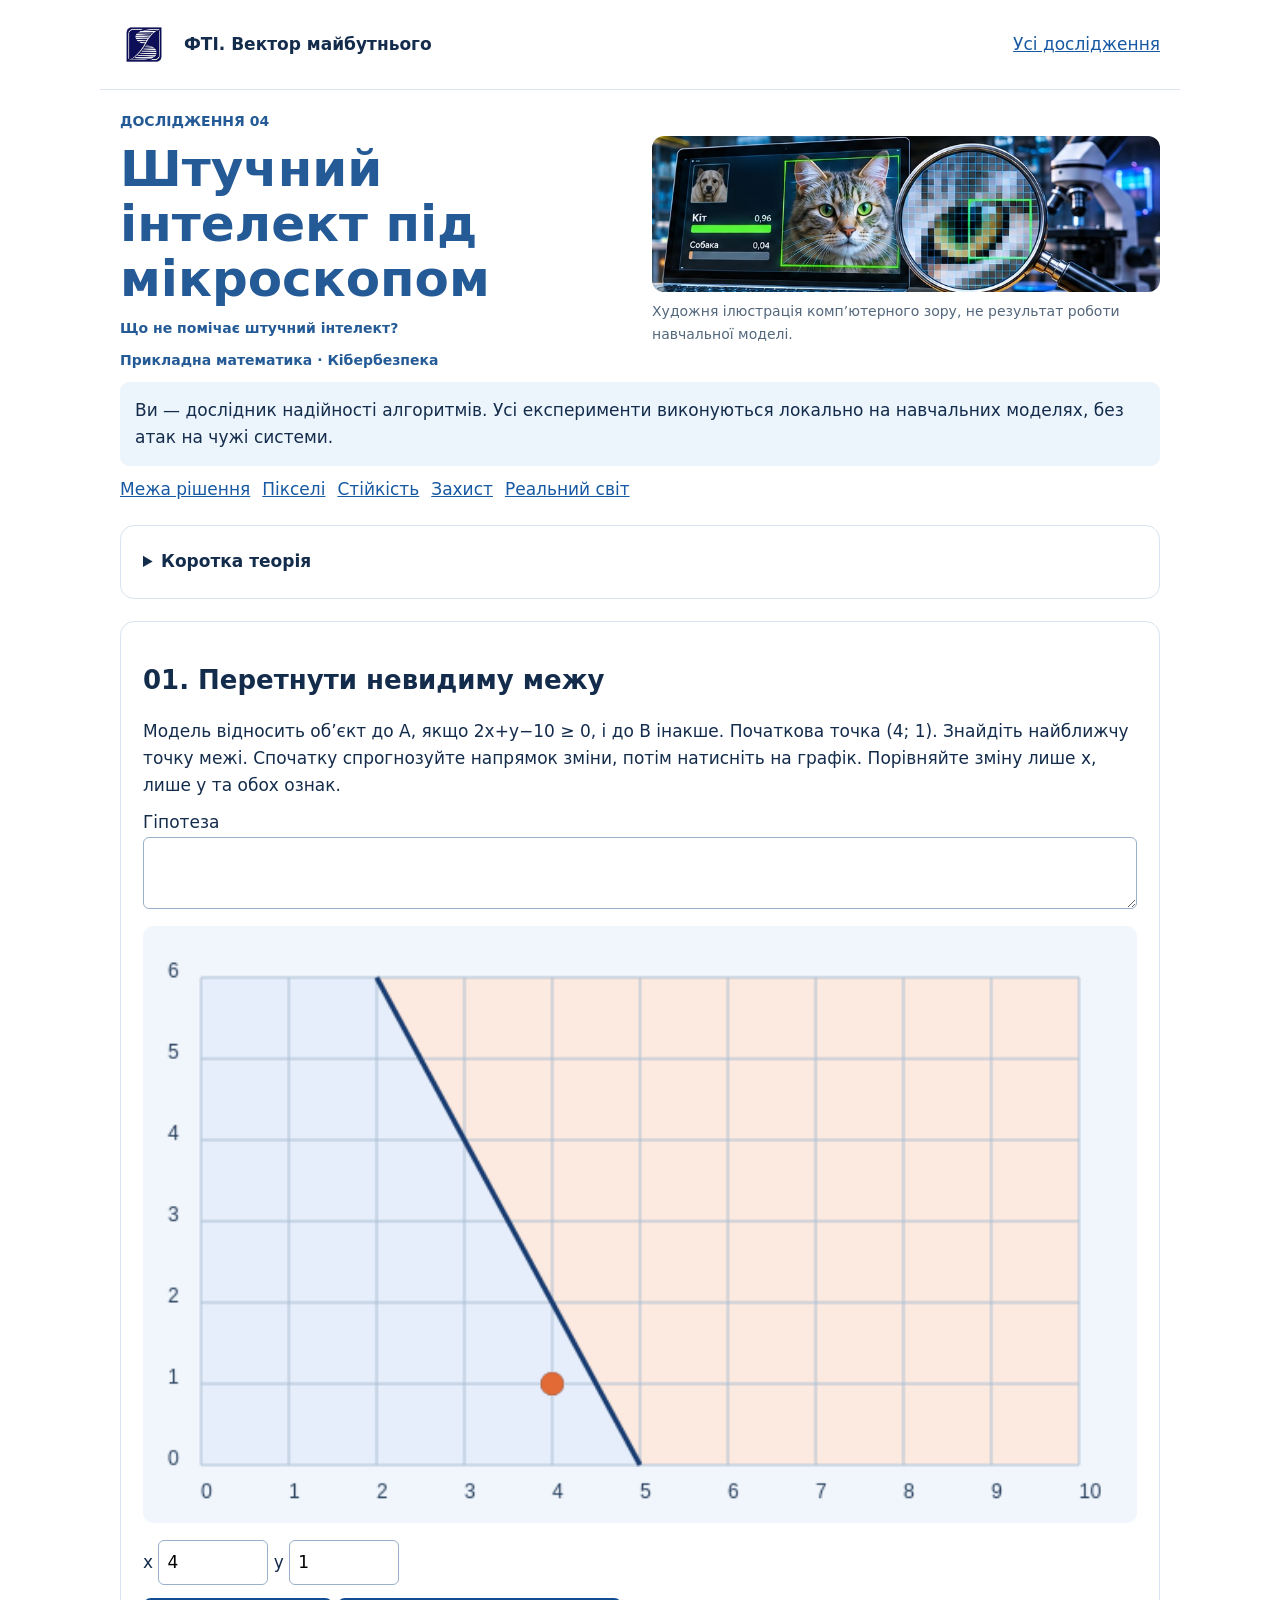
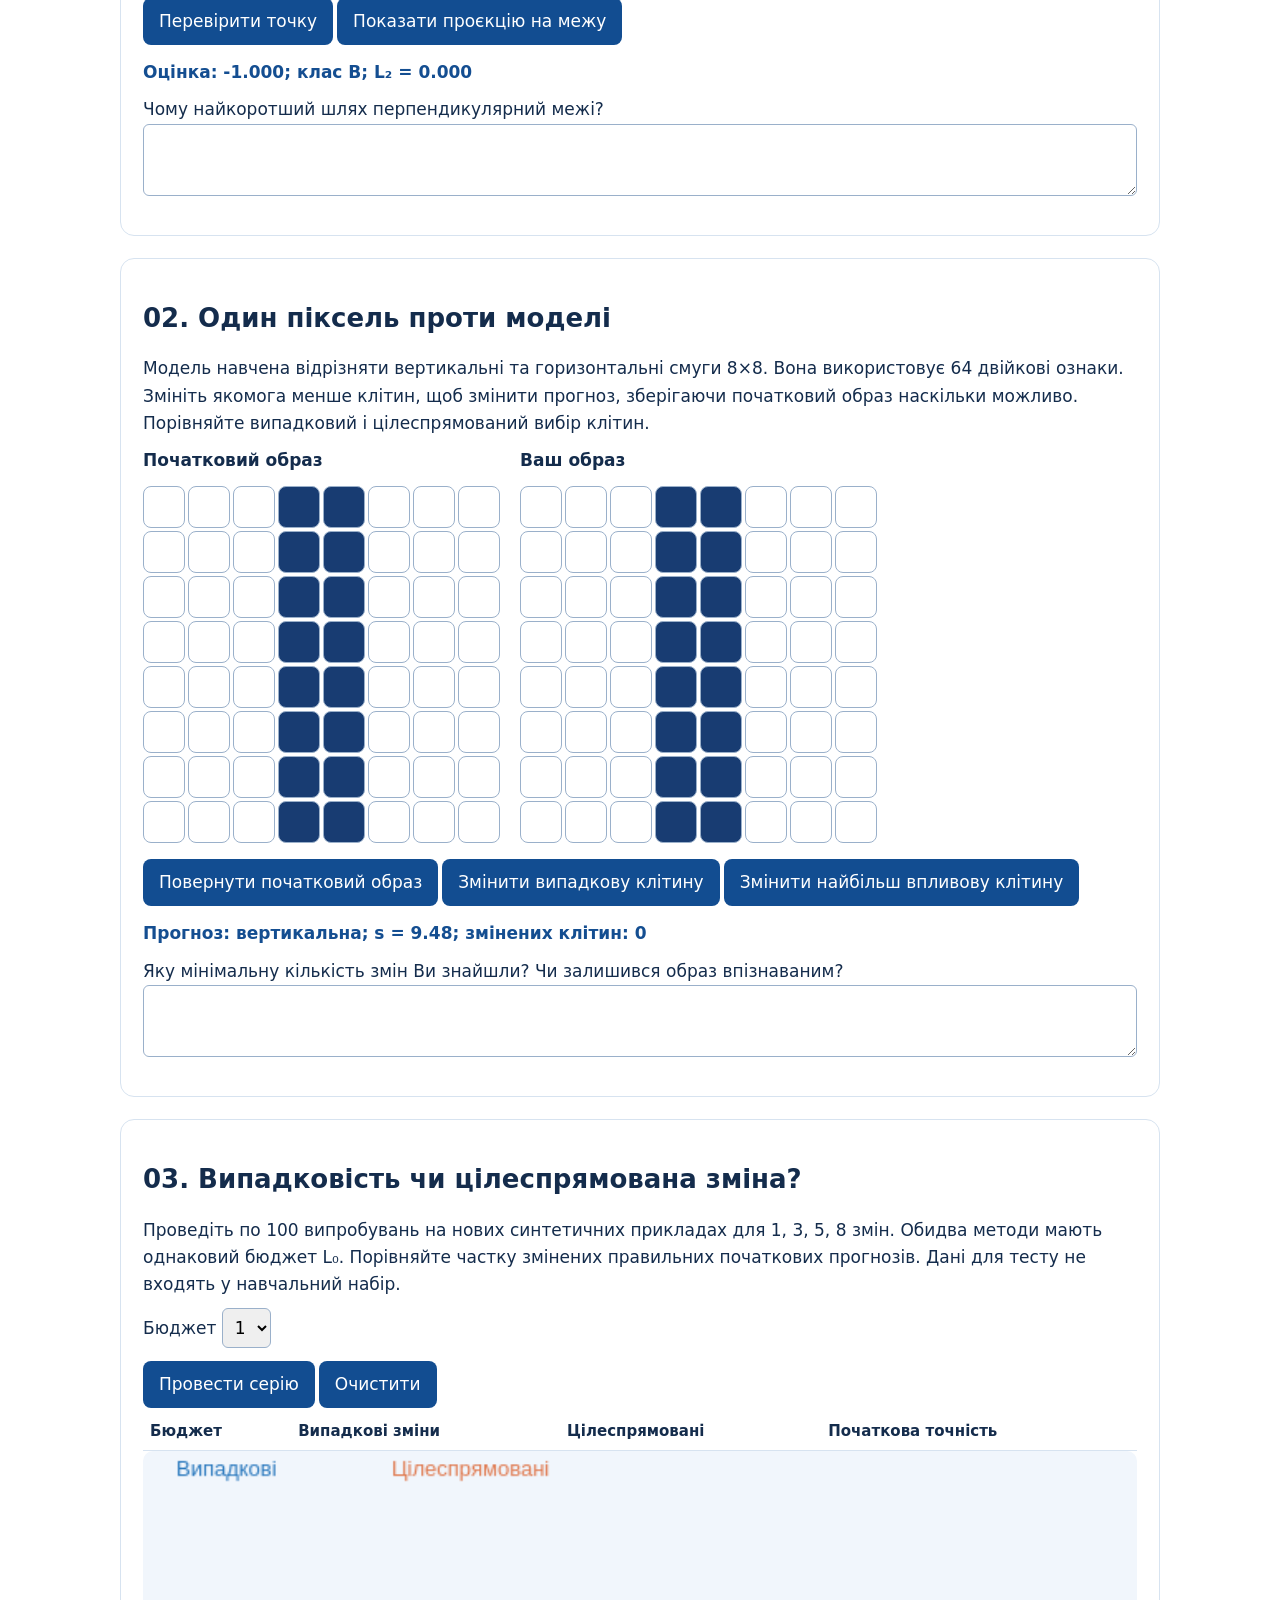
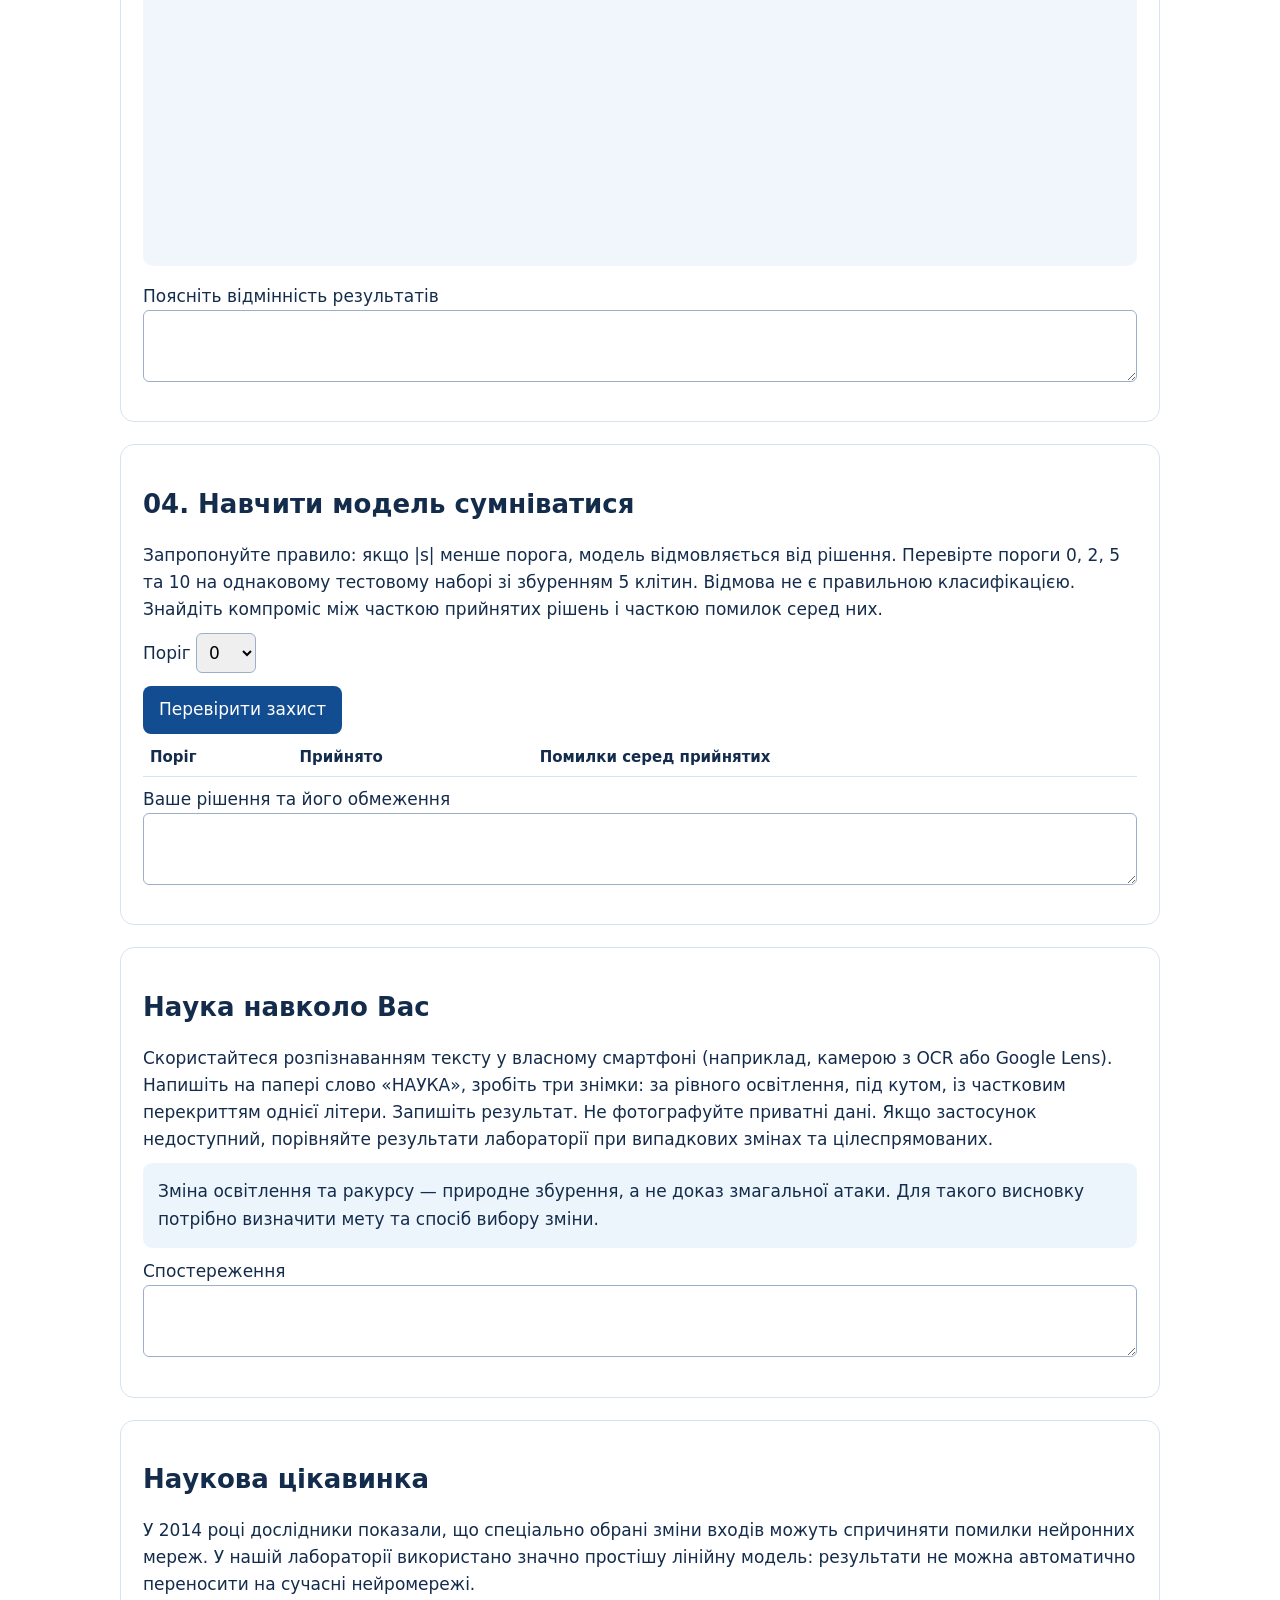
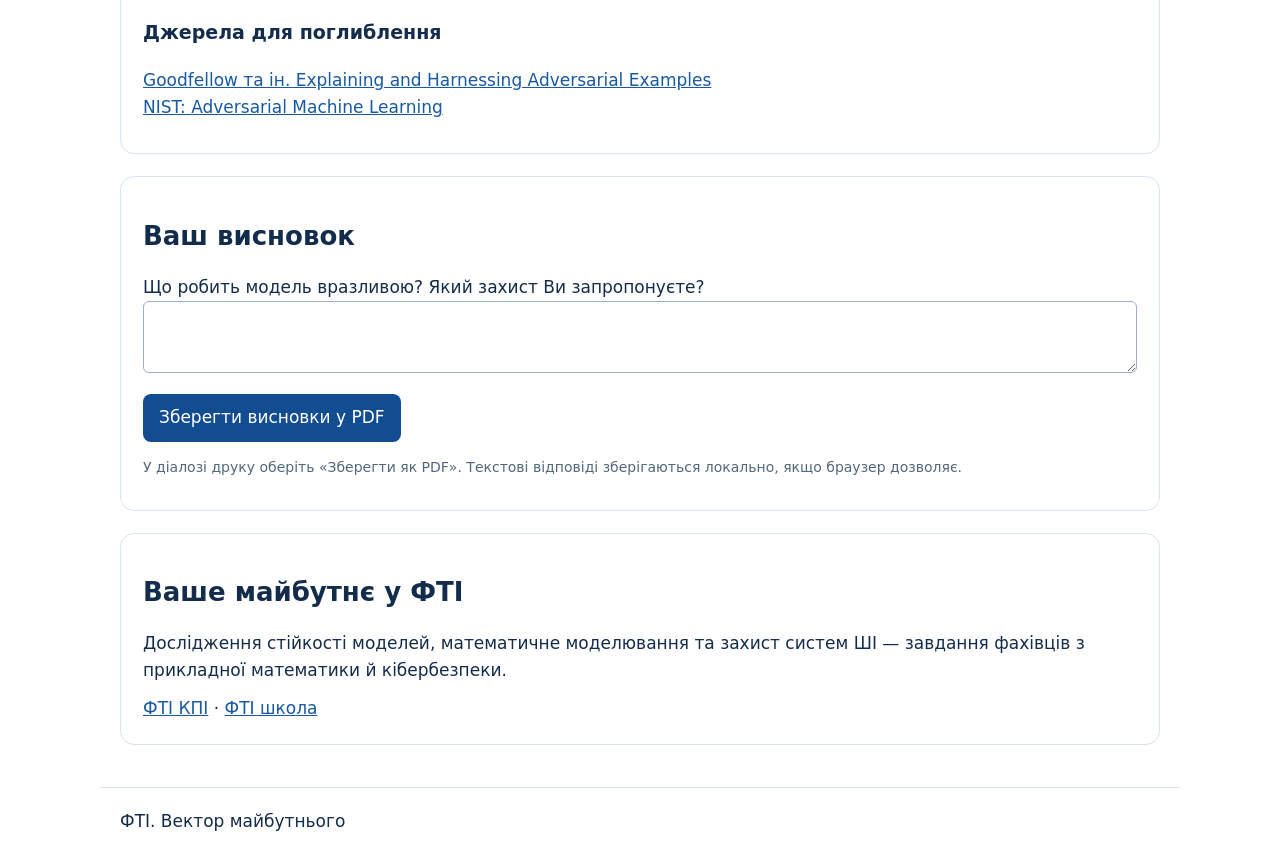
<file: research/04.html>
<!doctype html><html lang="uk"><meta charset="utf-8"><meta name="viewport" content="width=device-width,initial-scale=1"><title>Штучний інтелект під мікроскопом · ФТІ</title><style>
*{box-sizing:border-box}body{margin:0;color:#142c4c;background:white;font:17px/1.6 system-ui,Segoe UI,Arial,sans-serif}main,header,footer{max-width:1080px;margin:auto;padding:20px}header{display:flex;gap:16px;align-items:center;border-bottom:1px solid #dce6f2}header img{width:48px}header a{margin-left:auto}a{color:#1759a2}h1{font-size:clamp(32px,5vw,50px);line-height:1.1;margin:10px 0}h2{font-size:26px;line-height:1.2}h3{font-size:19px}p{margin:10px 0}section,details{border:1px solid #d7e3f0;border-radius:14px;padding:22px;margin:22px 0}details summary{font-weight:bold;cursor:pointer}.hero,.split{display:grid;grid-template-columns:1fr 1fr;gap:24px;align-items:center}.hero img{width:100%;border-radius:12px}.tags{color:#245a96;font-size:14px;font-weight:700}.note{background:#edf5fc;padding:15px;border-radius:9px}button{background:#124d91;color:white;border:0;border-radius:8px;padding:10px 16px;font:inherit;cursor:pointer;margin:4px 4px 4px 0}input,select,textarea{font:inherit;border:1px solid #9ab0ca;border-radius:6px;padding:8px;max-width:100%}textarea{width:100%;min-height:70px}label{display:block;margin:9px 0}input[type=number]{width:110px}svg{width:100%;height:auto;background:#f1f6fc;border-radius:10px}table{border-collapse:collapse;width:100%;font-size:15px}td,th{border-bottom:1px solid #d7e3f0;padding:7px;text-align:left}.scroll{overflow-x:auto}.result{font-weight:650;color:#144e91;white-space:pre-line}.small{font-size:14px;color:#53677d}nav{display:flex;flex-wrap:wrap;gap:12px}footer{border-top:1px solid #d7e3f0}@media(max-width:650px){.hero,.split{grid-template-columns:1fr}section,details{padding:15px}main{padding:14px}header{font-size:14px}}@media print{button,nav,header a{display:none}section{break-inside:avoid}textarea{border:0}}
 .equation{font:600 19px monospace;overflow-wrap:anywhere;background:#edf5fc;padding:12px} .channel{display:grid;grid-template-columns:1fr 1fr 1fr;gap:8px;text-align:center}.channel div{padding:10px;background:#edf5fc;border-radius:8px;overflow-wrap:anywhere} pre{white-space:pre-wrap;overflow-wrap:anywhere} input[type=text]{width:100%} @media(max-width:420px){.channel{grid-template-columns:1fr}} canvas{width:100%;height:auto;background:#f1f6fc;border-radius:10px} .hero img{max-height:320px;object-fit:contain}</style><style>.pixels{display:grid;grid-template-columns:repeat(8,minmax(24px,42px));gap:3px;margin:12px 0}.pixels button{aspect-ratio:1;margin:0;padding:0;border:1px solid #9ab0ca}.pixels button:focus-visible{outline:3px solid orange}.bar{height:14px;background:#2676bc}.pair{display:flex;flex-wrap:wrap;gap:20px}figure{margin:0}figcaption{font-size:14px;color:#53677d}</style><body><header><img src="../images/logo.jpg" alt="ФТІ"><strong>ФТІ. Вектор майбутнього</strong><a href="../index.html">Усі дослідження</a></header><main><div class="hero"><div class="tags">ДОСЛІДЖЕННЯ 04<h1>Штучний інтелект під мікроскопом</h1><p>Що не помічає штучний інтелект?</p>Прикладна математика · Кібербезпека</div><figure><img src="../images/ai-microscope.jpg" alt="Екран комп’ютера із зображенням кота та збільшеним фрагментом пікселів"><figcaption>Художня ілюстрація комп’ютерного зору, не результат роботи навчальної моделі.</figcaption></figure></div><p class="note">Ви — дослідник надійності алгоритмів. Усі експерименти виконуються локально на навчальних моделях, без атак на чужі системи.</p><nav><a href="#e1">Межа рішення</a><a href="#e2">Пікселі</a><a href="#e3">Стійкість</a><a href="#e4">Захист</a><a href="#home">Реальний світ</a></nav><details><summary>Коротка теорія</summary><figure><img src="../images/ai-boundary.jpg" alt="Схема межі класифікації" style="width:100%;max-width:640px;height:auto"><figcaption>Концептуальна схема межі класифікації у двох вимірах.</figcaption></figure><p>Класифікатор перетворює ознаки x на оцінку s=w·x+b. У бінарній лінійній моделі знак оцінки визначає клас. Навчання підбирає ваги за прикладами. Цілеспрямоване збурення — зміна вхідних даних, обрана для зміни рішення моделі. Воно не обов’язково непомітне людині. Відстань L₀ — кількість змінених компонентів, L₂ — евклідова норма зміни. Стійкість залежить від моделі, даних та дозволених змін.</p></details>
<section id="e1"><h2>01. Перетнути невидиму межу</h2><p>Модель відносить об’єкт до A, якщо 2x+y−10 ≥ 0, і до B інакше. Початкова точка (4; 1). Знайдіть найближчу точку межі. Спочатку спрогнозуйте напрямок зміни, потім натисніть на графік. Порівняйте зміну лише x, лише y та обох ознак.</p><label>Гіпотеза<textarea id="h1"></textarea></label><canvas id="plot" width="600" height="360" aria-label="Координатна площина, альтернативно введіть координати нижче"></canvas><label>x <input id="x" type="number" min="0" max="10" step="0.1" value="4"> y <input id="y" type="number" min="0" max="6" step="0.1" value="1"></label><button id="check">Перевірити точку</button><button id="optimal">Показати проєкцію на межу</button><p id="geo" class="result"></p><label>Чому найкоротший шлях перпендикулярний межі?<textarea id="a1"></textarea></label></section>
<section id="e2"><h2>02. Один піксель проти моделі</h2><p>Модель навчена відрізняти вертикальні та горизонтальні смуги 8×8. Вона використовує 64 двійкові ознаки. Змініть якомога менше клітин, щоб змінити прогноз, зберігаючи початковий образ наскільки можливо. Порівняйте випадковий і цілеспрямований вибір клітин.</p><div class="pair"><div><strong>Початковий образ</strong><div id="original" class="pixels"></div></div><div><strong>Ваш образ</strong><div id="pixels" class="pixels"></div></div></div><button id="reset">Повернути початковий образ</button><button id="noise">Змінити випадкову клітину</button><button id="attack">Змінити найбільш впливову клітину</button><p id="score" class="result"></p><label>Яку мінімальну кількість змін Ви знайшли? Чи залишився образ впізнаваним?<textarea id="a2"></textarea></label></section>
<section id="e3"><h2>03. Випадковість чи цілеспрямована зміна?</h2><p>Проведіть по 100 випробувань на нових синтетичних прикладах для 1, 3, 5, 8 змін. Обидва методи мають однаковий бюджет L₀. Порівняйте частку змінених правильних початкових прогнозів. Дані для тесту не входять у навчальний набір.</p><label>Бюджет <select id="budget"><option>1</option><option>3</option><option>5</option><option>8</option></select></label><button id="test">Провести серію</button><button id="wipe">Очистити</button><div class="scroll"><table><thead><tr><th>Бюджет</th><th>Випадкові зміни</th><th>Цілеспрямовані</th><th>Початкова точність</th></tr></thead><tbody id="rows"></tbody></table></div><canvas id="bars" width="600" height="250"></canvas><label>Поясніть відмінність результатів<textarea id="a3"></textarea></label></section>
<section id="e4"><h2>04. Навчити модель сумніватися</h2><p>Запропонуйте правило: якщо |s| менше порога, модель відмовляється від рішення. Перевірте пороги 0, 2, 5 та 10 на однаковому тестовому наборі зі збуренням 5 клітин. Відмова не є правильною класифікацією. Знайдіть компроміс між часткою прийнятих рішень і часткою помилок серед них.</p><label>Поріг <select id="threshold"><option>0</option><option>2</option><option>5</option><option>10</option></select></label><button id="defend">Перевірити захист</button><table><thead><tr><th>Поріг</th><th>Прийнято</th><th>Помилки серед прийнятих</th></tr></thead><tbody id="defrows"></tbody></table><label>Ваше рішення та його обмеження<textarea id="a4"></textarea></label></section>
<section id="home"><h2>Наука навколо Вас</h2><p>Скористайтеся розпізнаванням тексту у власному смартфоні (наприклад, камерою з OCR або Google Lens). Напишіть на папері слово «НАУКА», зробіть три знімки: за рівного освітлення, під кутом, із частковим перекриттям однієї літери. Запишіть результат. Не фотографуйте приватні дані. Якщо застосунок недоступний, порівняйте результати лабораторії при випадкових змінах та цілеспрямованих.</p><p class="note">Зміна освітлення та ракурсу — природне збурення, а не доказ змагальної атаки. Для такого висновку потрібно визначити мету та спосіб вибору зміни.</p><label>Спостереження<textarea id="a5"></textarea></label></section><section><h2>Наукова цікавинка</h2><p>У 2014 році дослідники показали, що спеціально обрані зміни входів можуть спричиняти помилки нейронних мереж. У нашій лабораторії використано значно простішу лінійну модель: результати не можна автоматично переносити на сучасні нейромережі.</p><h3>Джерела для поглиблення</h3><p><a href="https://arxiv.org/abs/1412.6572">Goodfellow та ін. Explaining and Harnessing Adversarial Examples</a><br><a href="https://csrc.nist.gov/pubs/ai/100/2/e2025/final">NIST: Adversarial Machine Learning</a></p></section><section><h2>Ваш висновок</h2><label>Що робить модель вразливою? Який захист Ви запропонуєте?<textarea id="a6"></textarea></label><button onclick="window.print()">Зберегти висновки у PDF</button><p class="small">У діалозі друку оберіть «Зберегти як PDF». Текстові відповіді зберігаються локально, якщо браузер дозволяє.</p></section><section><h2>Ваше майбутнє у ФТІ</h2><p>Дослідження стійкості моделей, математичне моделювання та захист систем ШІ — завдання фахівців з прикладної математики й кібербезпеки.</p><a href="https://ipt.kpi.ua/">ФТІ КПІ</a> · <a href="https://t.me/iptschool">ФТІ школа</a></section></main><footer>ФТІ. Вектор майбутнього</footer>
<script>
const $=id=>document.getElementById(id);function rng(seed){return ()=>{seed=(Math.imul(1664525,seed)+1013904223)>>>0;return seed/4294967296}};function sample(y,r){return Array.from({length:64},(_,i)=>{let c=i%8,row=i>>3;let v=y===1?(c===3||c===4):(row===3||row===4);return +(r()<.10?!v:v)})}let train=rng(42),w=Array(64).fill(0);for(let y of [-1,1])for(let i=0;i<200;i++){let a=sample(y,train);a.forEach((v,j)=>w[j]+=y*v/200)};let b=-w.reduce((s,v)=>s+v,0)/2;const s=a=>a.reduce((t,v,i)=>t+v*w[i],b),cls=a=>s(a)>=0?1:-1;function order(a){let y=cls(a);return Array.from({length:64},(_,i)=>i).sort((i,j)=>y*(1-2*a[i])*w[i]-y*(1-2*a[j])*w[j])}function mutate(a,k,target,r){let q=a.slice(), ids=target?order(a):Array.from({length:64},(_,i)=>i);if(!target)for(let i=63;i>0;i--){let j=Math.floor(r()*(i+1));[ids[i],ids[j]]=[ids[j],ids[i]]}ids.slice(0,k).forEach(i=>q[i]=1-q[i]);return q}let base=Array.from({length:64},(_,i)=>+(i%8===3||i%8===4)),cur=base.slice();const name=y=>y===1?'вертикальна':'горизонтальна';function pixels(){for(let [id,a] of [['original',base],['pixels',cur]]){$(id).replaceChildren();a.forEach((v,i)=>{let el=document.createElement('button');el.style.background=v?'#183c72':'#fff';el.setAttribute('aria-label',`Клітина ${i+1}: ${v}`);if(id==='original')el.disabled=true;else el.onclick=()=>{cur[i]=1-cur[i];pixels()};$(id).append(el)})}$('score').textContent=`Прогноз: ${name(cls(cur))}; s = ${s(cur).toFixed(2)}; змінених клітин: ${cur.filter((v,i)=>v!==base[i]).length}`};$('reset').onclick=()=>{cur=base.slice();pixels()};$('noise').onclick=()=>{cur=mutate(cur,1,false,Math.random);pixels()};$('attack').onclick=()=>{let y=cls(base),i=order(base).find(i=>cur[i]===base[i]&&y*(1-2*base[i])*w[i]<0);if(i!==undefined)cur[i]=1-cur[i];pixels()};pixels();
let ctx=$('plot').getContext('2d');function geo(){let x=Number($('x').value),y=Number($('y').value);if(!Number.isFinite(x+y)||x<0||x>10||y<0||y>6){$('geo').textContent='Введіть координати в межах графіка';return}let X=x=>35+x*53,Y=y=>325-y*49;ctx.clearRect(0,0,600,360);ctx.fillStyle='#e6eefb';ctx.fillRect(35,31,530,294);ctx.fillStyle='#fce9df';ctx.beginPath();ctx.moveTo(X(2),Y(6));ctx.lineTo(X(10),Y(6));ctx.lineTo(X(10),Y(0));ctx.lineTo(X(5),Y(0));ctx.closePath();ctx.fill();ctx.strokeStyle='#adc0d4';ctx.font='12px sans-serif';for(let i=0;i<=10;i++){ctx.beginPath();ctx.moveTo(X(i),Y(0));ctx.lineTo(X(i),Y(6));ctx.stroke();ctx.fillStyle='#263e5c';ctx.fillText(i,X(i),345)}for(let i=0;i<=6;i++){ctx.beginPath();ctx.moveTo(X(0),Y(i));ctx.lineTo(X(10),Y(i));ctx.stroke();ctx.fillText(i,15,Y(i))}ctx.strokeStyle='#173b70';ctx.lineWidth=3;ctx.beginPath();ctx.moveTo(X(2),Y(6));ctx.lineTo(X(5),Y(0));ctx.stroke();ctx.lineWidth=1;for(let [a,b,c] of [[4,1,'#173b70'],[x,y,'#e16a35']]){ctx.fillStyle=c;ctx.beginPath();ctx.arc(X(a),Y(b),7,0,7);ctx.fill()}let v=2*x+y-10;$('geo').textContent=`Оцінка: ${v.toFixed(3)}; клас ${v>=-1e-9?'A':'B'}; L₂ = ${Math.hypot(x-4,y-1).toFixed(3)}`};$('check').onclick=geo;$('optimal').onclick=()=>{$('x').value=4.4;$('y').value=1.2;geo()};$('plot').onclick=e=>{let r=$('plot').getBoundingClientRect();$('x').value=Math.max(0,Math.min(10,((e.clientX-r.left)*600/r.width-35)/53)).toFixed(2);$('y').value=Math.max(0,Math.min(6,(325-(e.clientY-r.top)*360/r.height)/49)).toFixed(2);geo()};geo();
let tr=rng(2026),data=Array.from({length:100},(_,i)=>{let y=i%2?1:-1;return {y,a:sample(y,tr)}}),stats=[];function row(id,vals){let r=$(id).insertRow();vals.forEach(v=>r.insertCell().textContent=v)}function chart(){let c=$('bars').getContext('2d');c.clearRect(0,0,600,250);c.font='13px sans-serif';stats.slice(-8).forEach(([k,a,b],i)=>{let x=35+i*68;c.fillStyle='#2676bc';c.fillRect(x,210-a*1.7,22,a*1.7);c.fillStyle='#df784d';c.fillRect(x+23,210-b*1.7,22,b*1.7);c.fillStyle='#173b70';c.fillText(k,x,230)});c.fillStyle='#2676bc';c.fillText('Випадкові',20,15);c.fillStyle='#df784d';c.fillText('Цілеспрямовані',150,15)}$('test').onclick=()=>{let k=+$('budget').value,r=rng(13),ok=data.filter(d=>cls(d.a)===d.y),a=100*ok.filter(d=>cls(mutate(d.a,k,false,r))!==d.y).length/ok.length,b=100*ok.filter(d=>cls(mutate(d.a,k,true,r))!==d.y).length/ok.length;row('rows',[k,a.toFixed(1)+'%',b.toFixed(1)+'%',ok.length+'%']);stats.push([k,a,b]);chart()};$('wipe').onclick=()=>{$('rows').replaceChildren();stats=[];chart()};chart();$('defend').onclick=()=>{let t=+$('threshold').value, accepted=data.map(d=>({y:d.y,a:mutate(d.a,5,true,rng(1))})).filter(d=>Math.abs(s(d.a))>=t);row('defrows',[t,accepted.length+'%',accepted.length?(100*accepted.filter(d=>cls(d.a)!==d.y).length/accepted.length).toFixed(1)+'%':'немає рішень'])};document.querySelectorAll('textarea').forEach(el=>{try{el.value=localStorage.getItem('fti04-'+el.id)||'';el.addEventListener('input',()=>localStorage.setItem('fti04-'+el.id,el.value))}catch(e){}});
</script></body></html>
</file>
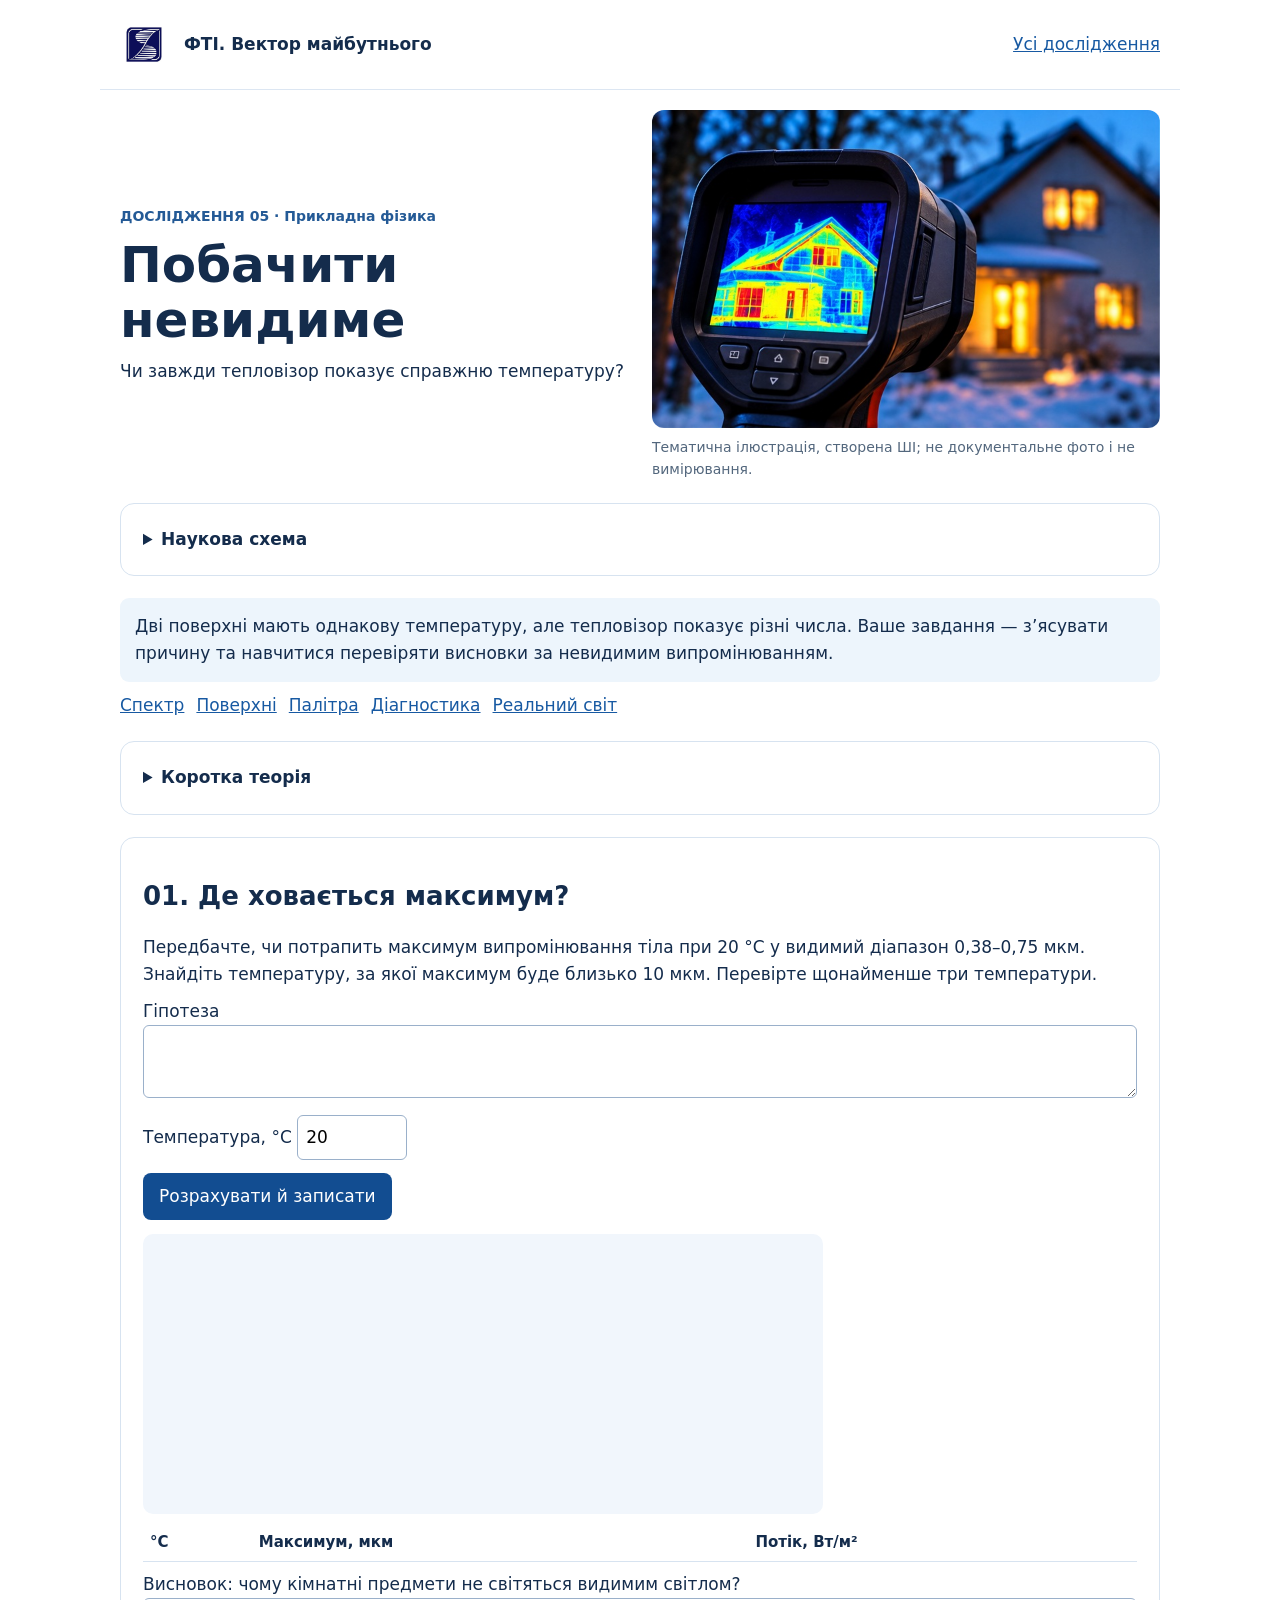
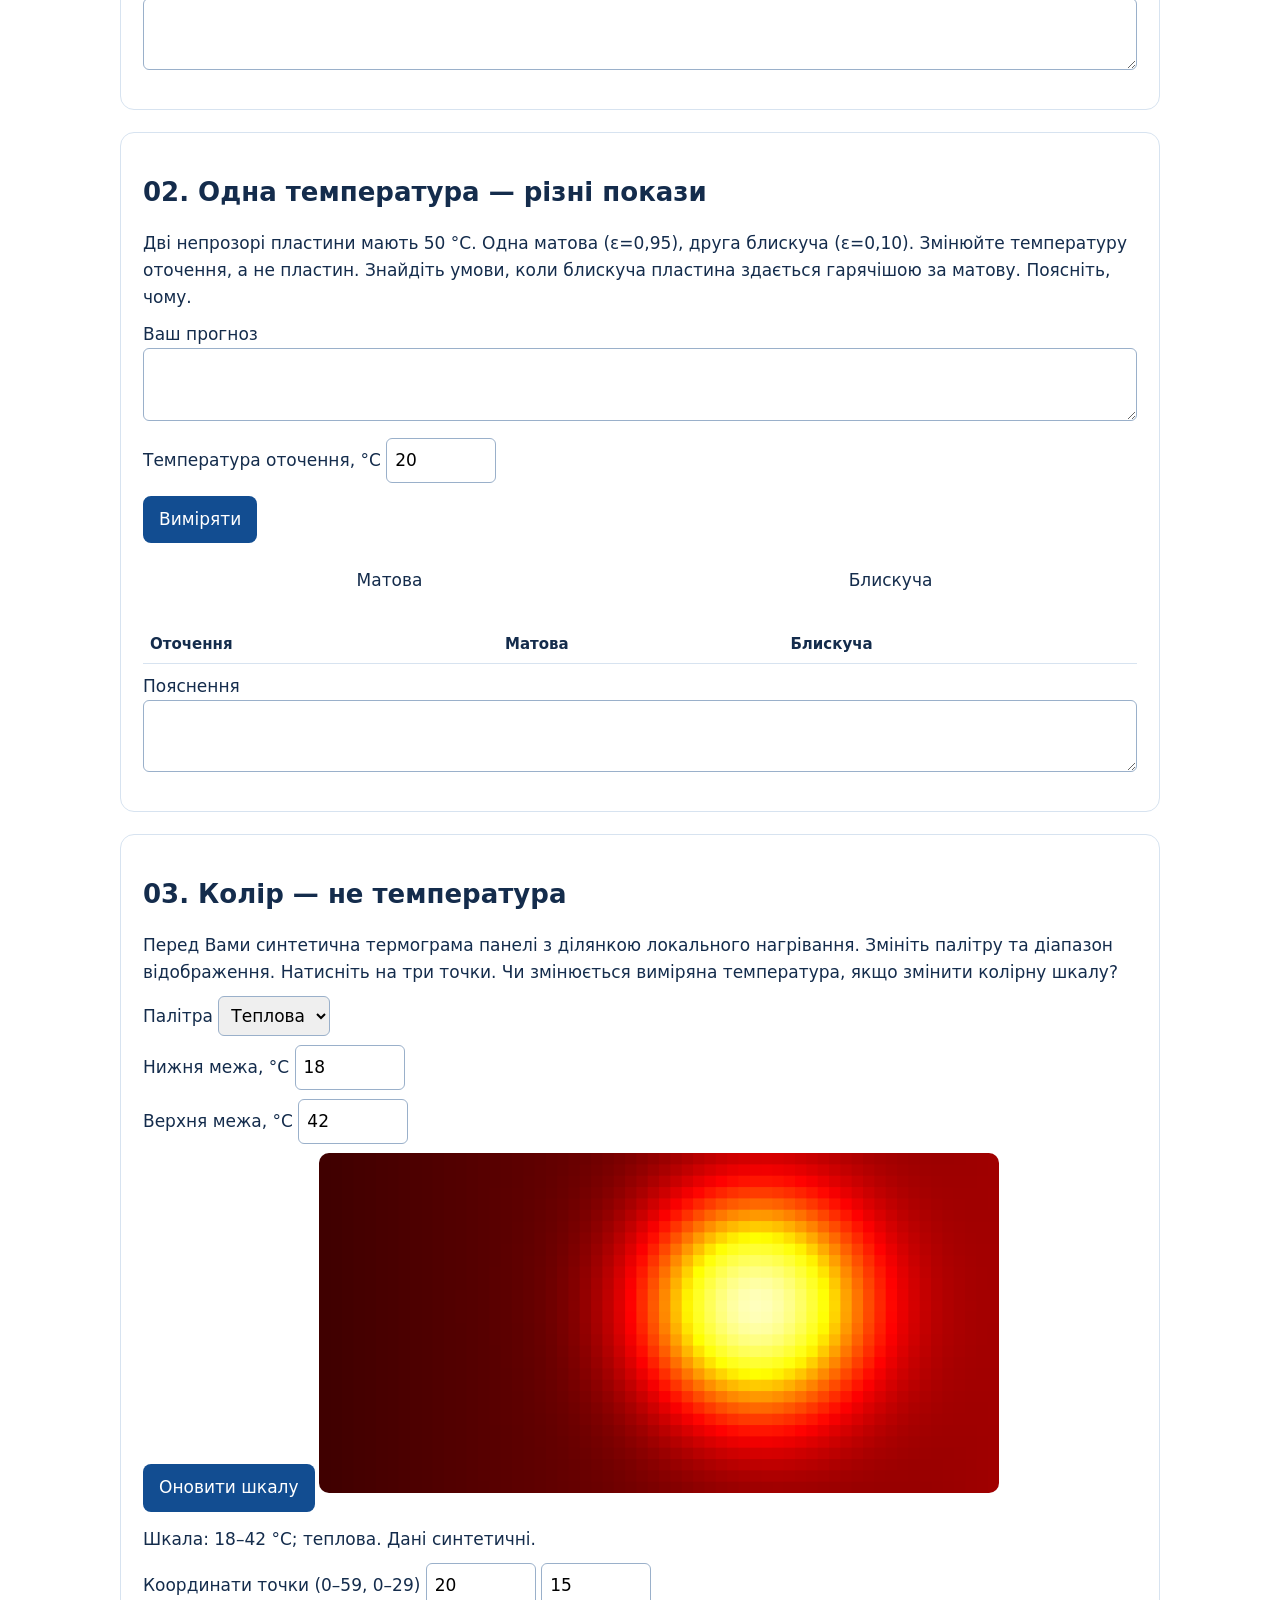
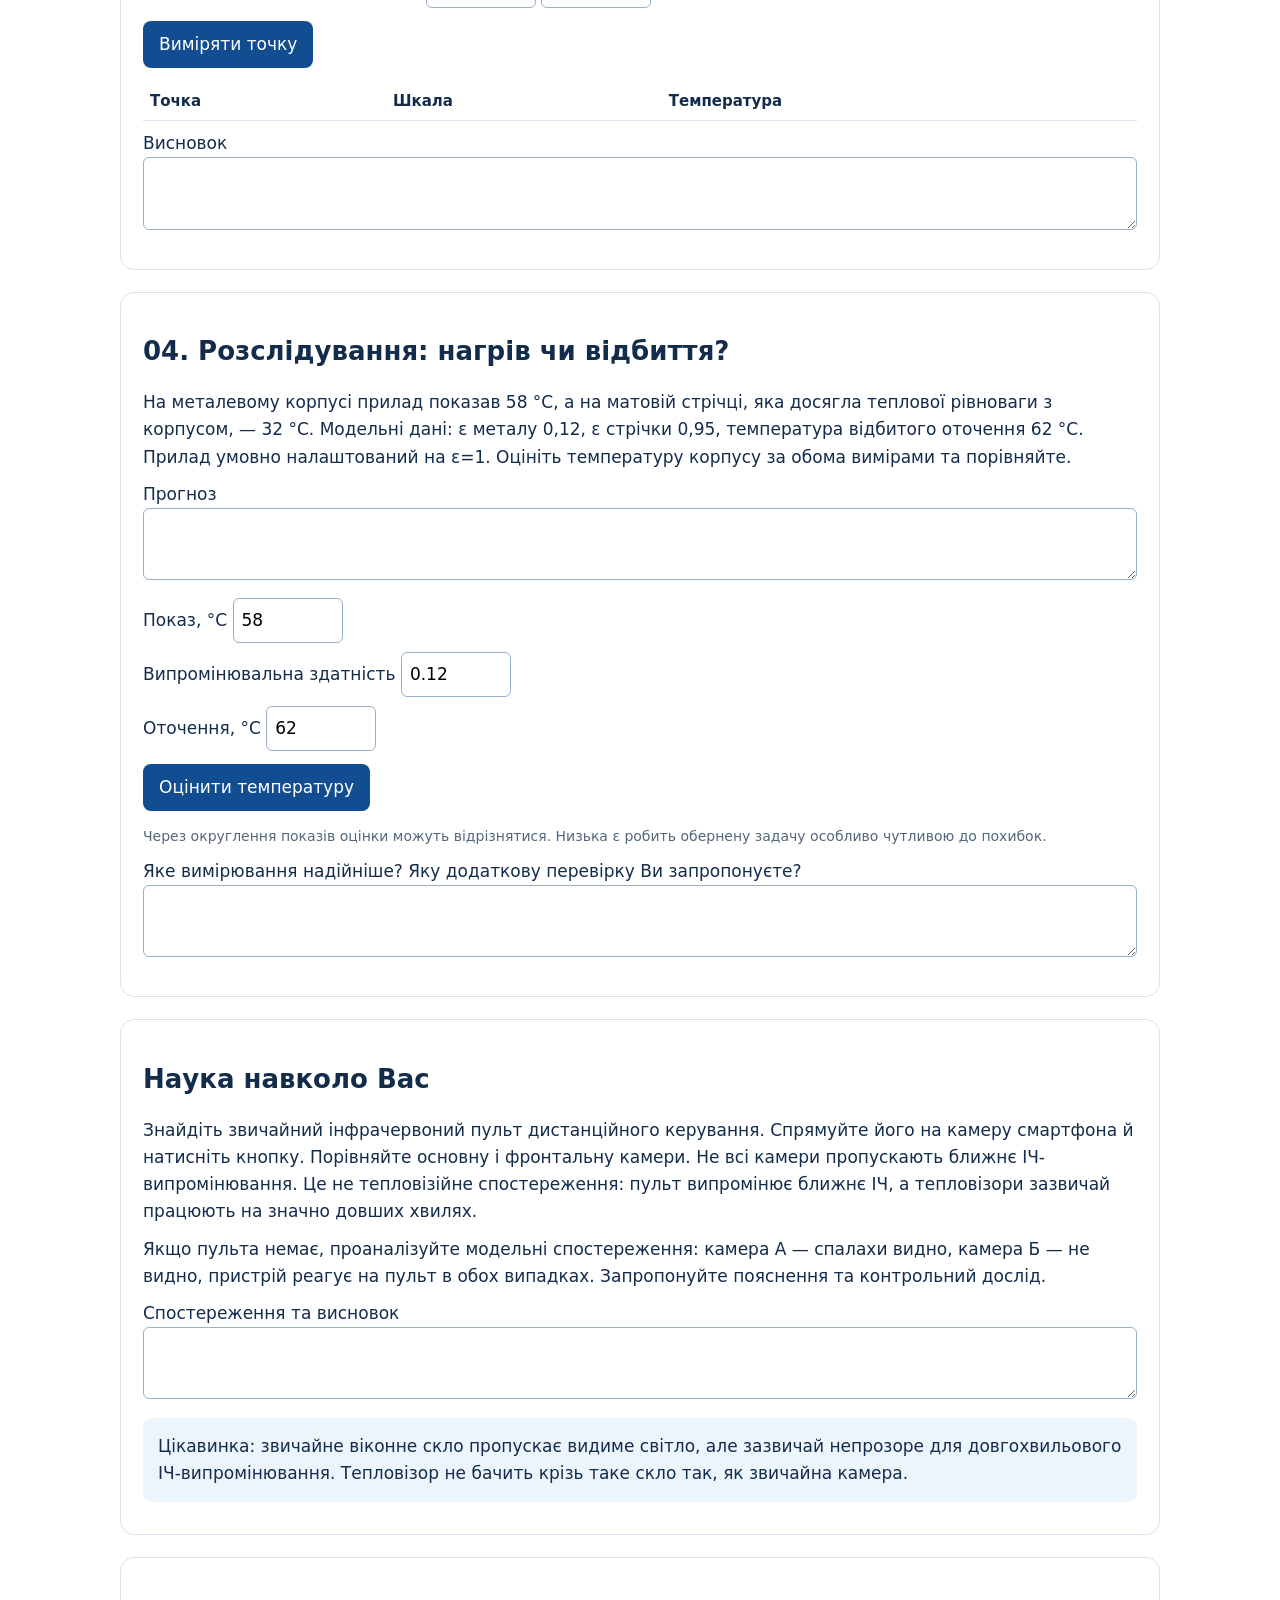
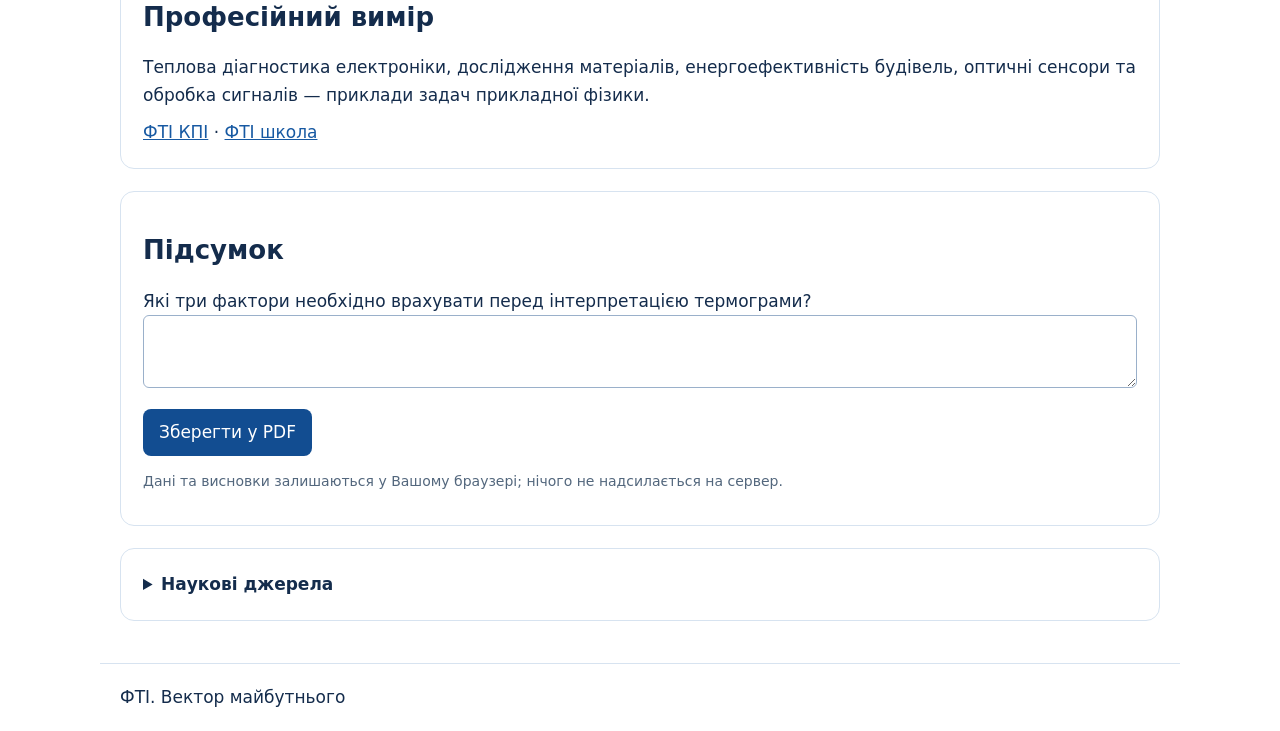
<file: research/05.html>
<!doctype html><html lang="uk"><meta charset="utf-8"><meta name="viewport" content="width=device-width,initial-scale=1"><title>Побачити невидиме · ФТІ</title><style>
*{box-sizing:border-box}body{margin:0;color:#142c4c;background:white;font:17px/1.6 system-ui,Segoe UI,Arial,sans-serif}main,header,footer{max-width:1080px;margin:auto;padding:20px}header{display:flex;gap:16px;align-items:center;border-bottom:1px solid #dce6f2}header img{width:48px}header a{margin-left:auto}a{color:#1759a2}h1{font-size:clamp(32px,5vw,50px);line-height:1.1;margin:10px 0}h2{font-size:26px;line-height:1.2}h3{font-size:19px}p{margin:10px 0}section,details{border:1px solid #d7e3f0;border-radius:14px;padding:22px;margin:22px 0}details summary{font-weight:bold;cursor:pointer}.hero,.split{display:grid;grid-template-columns:1fr 1fr;gap:24px;align-items:center}.hero img{width:100%;border-radius:12px}.tags{color:#245a96;font-size:14px;font-weight:700}.note{background:#edf5fc;padding:15px;border-radius:9px}button{background:#124d91;color:white;border:0;border-radius:8px;padding:10px 16px;font:inherit;cursor:pointer;margin:4px 4px 4px 0}input,select,textarea{font:inherit;border:1px solid #9ab0ca;border-radius:6px;padding:8px;max-width:100%}textarea{width:100%;min-height:70px}label{display:block;margin:9px 0}input[type=number]{width:110px}svg{width:100%;height:auto;background:#f1f6fc;border-radius:10px}table{border-collapse:collapse;width:100%;font-size:15px}td,th{border-bottom:1px solid #d7e3f0;padding:7px;text-align:left}.scroll{overflow-x:auto}.result{font-weight:650;color:#144e91;white-space:pre-line}.small{font-size:14px;color:#53677d}nav{display:flex;flex-wrap:wrap;gap:12px}footer{border-top:1px solid #d7e3f0}@media(max-width:650px){.hero,.split{grid-template-columns:1fr}section,details{padding:15px}main{padding:14px}header{font-size:14px}}@media print{button,nav,header a{display:none}section{break-inside:avoid}textarea{border:0}}
 .equation{font:600 19px monospace;overflow-wrap:anywhere;background:#edf5fc;padding:12px} .channel{display:grid;grid-template-columns:1fr 1fr 1fr;gap:8px;text-align:center}.channel div{padding:10px;background:#edf5fc;border-radius:8px;overflow-wrap:anywhere} pre{white-space:pre-wrap;overflow-wrap:anywhere} input[type=text]{width:100%} @media(max-width:420px){.channel{grid-template-columns:1fr}} canvas{width:100%;height:auto;background:#f1f6fc;border-radius:10px} .hero img{max-height:320px;object-fit:contain}</style><style>figure{margin:0}figcaption{font-size:14px;color:#53677d}canvas{width:100%;height:auto;max-width:680px;border-radius:10px} .hero img{max-height:340px;object-fit:contain}input[type=range]{width: min(100%,340px)} .swatches{display:flex;gap:8px}.swatches div{flex:1;padding:20px 5px;text-align:center;border-radius:8px} @media print{canvas{max-width:420px}}</style><body><header><img src="../images/logo.jpg" alt="ФТІ"><strong>ФТІ. Вектор майбутнього</strong><a href="../index.html">Усі дослідження</a></header><main><div class="hero"><div><p class="tags">ДОСЛІДЖЕННЯ 05 · Прикладна фізика</p><h1>Побачити невидиме</h1><p>Чи завжди тепловізор показує справжню температуру?</p></div><figure><img src="../images/research-05-hero.jpg" alt="Тепловізор біля житлового будинку" style="width:100%;max-height:340px;object-fit:cover;border-radius:12px"><figcaption>Тематична ілюстрація, створена ШІ; не документальне фото і не вимірювання.</figcaption></figure></div><details><summary>Наукова схема</summary><figure><img src="../images/infrared-spectrum.png" alt="Розраховані спектри теплового випромінювання трьох температур"><figcaption>Розрахунок за законом Планка; помаранчева зона — типовий довгохвильовий ІЧ-діапазон тепловізорів.</figcaption></figure></details><p class="note">Дві поверхні мають однакову температуру, але тепловізор показує різні числа. Ваше завдання — з’ясувати причину та навчитися перевіряти висновки за невидимим випромінюванням.</p><nav><a href="#e1">Спектр</a><a href="#e2">Поверхні</a><a href="#e3">Палітра</a><a href="#e4">Діагностика</a><a href="#home">Реальний світ</a></nav><details><summary>Коротка теорія</summary><p>Абсолютно чорне тіло випромінює спектр, який описує закон Планка. Закон зміщення Віна: λmax = 2897,77/T (мкм, T у кельвінах). Закон Стефана — Больцмана: M = σT⁴, σ = 5,670374419·10⁻⁸ Вт/(м²·К⁴). Реальні непрозорі поверхні випромінюють і відбивають випромінювання оточення. У спрощеній широкосмуговій моделі L/σ = εT⁴ + (1−ε)Tоточ⁴. Це не калібрувальна модель конкретного тепловізора: реальні прилади враховують спектральну чутливість, атмосферу та оптику.</p></details>
<section id="e1"><h2>01. Де ховається максимум?</h2><p>Передбачте, чи потрапить максимум випромінювання тіла при 20 °C у видимий діапазон 0,38–0,75 мкм. Знайдіть температуру, за якої максимум буде близько 10 мкм. Перевірте щонайменше три температури.</p><label>Гіпотеза<textarea id="h1"></textarea></label><label>Температура, °C <input id="temp" type="number" min="-50" max="6000" value="20"></label><button onclick="spectrum()">Розрахувати й записати</button><p id="sp" class="result"></p><canvas id="curve" width="680" height="280"></canvas><table><thead><tr><th>°C</th><th>Максимум, мкм</th><th>Потік, Вт/м²</th></tr></thead><tbody id="r1"></tbody></table><label>Висновок: чому кімнатні предмети не світяться видимим світлом?<textarea id="a1"></textarea></label></section>
<section id="e2"><h2>02. Одна температура — різні покази</h2><p>Дві непрозорі пластини мають 50 °C. Одна матова (ε=0,95), друга блискуча (ε=0,10). Змінюйте температуру оточення, а не пластин. Знайдіть умови, коли блискуча пластина здається гарячішою за матову. Поясніть, чому.</p><label>Ваш прогноз<textarea id="h2"></textarea></label><label>Температура оточення, °C <input id="env" type="number" min="-20" max="100" value="20"></label><button onclick="plates()">Виміряти</button><div class="swatches"><div id="mat">Матова</div><div id="metal">Блискуча</div></div><p id="pl" class="result"></p><table><thead><tr><th>Оточення</th><th>Матова</th><th>Блискуча</th></tr></thead><tbody id="r2"></tbody></table><label>Пояснення<textarea id="a2"></textarea></label></section>
<section id="e3"><h2>03. Колір — не температура</h2><p>Перед Вами синтетична термограма панелі з ділянкою локального нагрівання. Змініть палітру та діапазон відображення. Натисніть на три точки. Чи змінюється виміряна температура, якщо змінити колірну шкалу?</p><label>Палітра <select id="palette"><option value="hot">Теплова</option><option value="gray">Сіра</option></select></label><label>Нижня межа, °C <input id="lo" type="number" value="18"></label><label>Верхня межа, °C <input id="hi" type="number" value="42"></label><button onclick="thermal()">Оновити шкалу</button><canvas id="thermal" width="600" height="300" aria-label="Синтетичне температурне поле"></canvas><p id="scale"></p><label>Координати точки (0–59, 0–29) <input id="px" type="number" min="0" max="59" value="20"> <input id="py" type="number" min="0" max="29" value="15"></label><button onclick="probe()">Виміряти точку</button><p id="probeout" class="result"></p><table><thead><tr><th>Точка</th><th>Шкала</th><th>Температура</th></tr></thead><tbody id="r3"></tbody></table><label>Висновок<textarea id="a3"></textarea></label></section>
<section id="e4"><h2>04. Розслідування: нагрів чи відбиття?</h2><p>На металевому корпусі прилад показав 58 °C, а на матовій стрічці, яка досягла теплової рівноваги з корпусом, — 32 °C. Модельні дані: ε металу 0,12, ε стрічки 0,95, температура відбитого оточення 62 °C. Прилад умовно налаштований на ε=1. Оцініть температуру корпусу за обома вимірами та порівняйте.</p><label>Прогноз<textarea id="h4"></textarea></label><label>Показ, °C <input id="obs" type="number" value="58"></label><label>Випромінювальна здатність <input id="eps" type="number" min="0.01" max="1" step="0.01" value="0.12"></label><label>Оточення, °C <input id="ref" type="number" value="62"></label><button onclick="inverse()">Оцінити температуру</button><p id="inv" class="result"></p><p class="small">Через округлення показів оцінки можуть відрізнятися. Низька ε робить обернену задачу особливо чутливою до похибок.</p><label>Яке вимірювання надійніше? Яку додаткову перевірку Ви запропонуєте?<textarea id="a4"></textarea></label></section>
<section id="home"><h2>Наука навколо Вас</h2><p>Знайдіть звичайний інфрачервоний пульт дистанційного керування. Спрямуйте його на камеру смартфона й натисніть кнопку. Порівняйте основну і фронтальну камери. Не всі камери пропускають ближнє ІЧ-випромінювання. Це не тепловізійне спостереження: пульт випромінює ближнє ІЧ, а тепловізори зазвичай працюють на значно довших хвилях.</p><p>Якщо пульта немає, проаналізуйте модельні спостереження: камера А — спалахи видно, камера Б — не видно, пристрій реагує на пульт в обох випадках. Запропонуйте пояснення та контрольний дослід.</p><label>Спостереження та висновок<textarea id="homea"></textarea></label><p class="note">Цікавинка: звичайне віконне скло пропускає видиме світло, але зазвичай непрозоре для довгохвильового ІЧ-випромінювання. Тепловізор не бачить крізь таке скло так, як звичайна камера.</p></section><section><h2>Професійний вимір</h2><p>Теплова діагностика електроніки, дослідження матеріалів, енергоефективність будівель, оптичні сенсори та обробка сигналів — приклади задач прикладної фізики.</p><a href="https://ipt.kpi.ua/">ФТІ КПІ</a> · <a href="https://t.me/iptschool">ФТІ школа</a></section><section><h2>Підсумок</h2><label>Які три фактори необхідно врахувати перед інтерпретацією термограми?<textarea id="end"></textarea></label><button onclick="window.print()">Зберегти у PDF</button><p class="small">Дані та висновки залишаються у Вашому браузері; нічого не надсилається на сервер.</p></section><details><summary>Наукові джерела</summary><p><a href="https://physics.nist.gov/cuu/Constants/">NIST — фізичні сталі</a></p><p><a href="https://science.nasa.gov/ems/07_infraredwaves/">NASA — Infrared Waves</a></p><p><a href="https://www.flir.com/discover/professional-tools/how-does-emissivity-affect-thermal-imaging/">FLIR — вплив випромінювальної здатності</a></p></details></main><footer>ФТІ. Вектор майбутнього</footer><script>
const $=id=>document.getElementById(id),K=t=>t+273.15, f=x=>x.toFixed(2),sigma=5.670374419e-8;function val(id,min,max){let e=$(id),v=Number(e.value);if(e.value===''||!Number.isFinite(v)||v<min||v>max)throw Error('Перевірте введені значення');return v}function row(id,a){let r=$(id).insertRow();a.forEach(x=>r.insertCell().textContent=x);saveRows()}function attempt(id,fn){try{fn()}catch(e){$(id).textContent=e.message}}function spectrum(){attempt('sp',()=>{let t=val('temp',-50,6000),T=K(t),peak=2897.77/T; $('sp').textContent=`Максимум: ${f(peak)} мкм; потік: ${f(sigma*T**4)} Вт/м²`;row('r1',[t,f(peak),f(sigma*T**4)]);let ctx=$('curve').getContext('2d'),B=l=>1/(l**5*Math.expm1(14387.77/(l*T))),m=B(peak);ctx.clearRect(0,0,680,280);ctx.fillStyle='#eaf2fa';ctx.fillRect(45,15,610,230);ctx.fillStyle='#f5d9a1';ctx.fillRect(45+610*8/25,15,610*6/25,230);ctx.strokeStyle='#174d91';ctx.lineWidth=3;ctx.beginPath();for(let i=1;i<=610;i++){let l=i*25/610,y=245-220*B(l)/m;i===1?ctx.moveTo(45+i,y):ctx.lineTo(45+i,y)}ctx.stroke();ctx.fillStyle='#142c4c';ctx.font='14px sans-serif';[0,5,10,15,20,25].forEach(v=>ctx.fillText(v,40+610*v/25,263));ctx.fillText('мкм',620,278);ctx.fillText('B/Bmax',48,30)})}function apparent(t,e,r){return (e*K(t)**4+(1-e)*K(r)**4)**.25-273.15}function color(t,lo,hi,p){let u=Math.max(0,Math.min(1,(t-lo)/(hi-lo)));if(p==='gray'){let a=Math.round(255*u);return `rgb(${a},${a},${a})`}return `rgb(${Math.round(255*Math.min(1,u*3))},${Math.round(255*Math.max(0,Math.min(1,u*3-1)))},${Math.round(255*Math.max(0,u*3-2))})`}function plates(){attempt('pl',()=>{let r=val('env',-20,100),a=apparent(50,.95,r),b=apparent(50,.1,r);$('pl').textContent=`Умовні покази: ${f(a)} °C та ${f(b)} °C`;for(let [id,v] of [['mat',a],['metal',b]]){$(id).style.background=color(v,-20,100,'hot');$(id).style.color=v>65?'black':'white'}row('r2',[r,f(a),f(b)])})}const field=(x,y)=>20+18*Math.exp(-((x-38)**2+(y-13)**2)/90)+3*x/59;let scale=[18,42,'hot'];function thermal(){attempt('scale',()=>{let lo=val('lo',-100,200),hi=val('hi',-99,300);if(hi<=lo)throw Error('Верхня межа має бути більшою');scale=[lo,hi,$('palette').value];let c=$('thermal').getContext('2d');for(let y=0;y<30;y++)for(let x=0;x<60;x++){c.fillStyle=color(field(x,y),...scale);c.fillRect(x*10,y*10,10,10)}$('scale').textContent=`Шкала: ${lo}–${hi} °C; ${scale[2]==='gray'?'сіра':'теплова'}. Дані синтетичні.`})}function probe(){attempt('probeout',()=>{let x=val('px',0,59),y=val('py',0,29);if(x%1||y%1)throw Error('Введіть цілі координати');let t=f(field(x,y));$('probeout').textContent=t+' °C';row('r3',[`${x}; ${y}`,scale.join(' / '),t])})}$('thermal').onclick=e=>{let r=e.currentTarget.getBoundingClientRect();$('px').value=Math.min(59,Math.max(0,Math.floor((e.clientX-r.left)*60/r.width)));$('py').value=Math.min(29,Math.max(0,Math.floor((e.clientY-r.top)*30/r.height)));probe()};function inverse(){attempt('inv',()=>{let o=val('obs',-100,200),e=val('eps',.01,1),r=val('ref',-100,200),q=(K(o)**4-(1-e)*K(r)**4)/e;if(q<=0)throw Error('Несумісні параметри моделі');$('inv').textContent=`Оцінка: ${f(q**.25-273.15)} °C`})}function saveRows(){try{for(let id of ['r1','r2','r3'])localStorage.setItem('fti05-'+id,JSON.stringify([...$(id).rows].map(r=>[...r.cells].map(c=>c.textContent))))}catch(e){}}document.querySelectorAll('textarea').forEach(e=>{try{e.value=localStorage.getItem('fti05-'+e.id)||'';e.oninput=()=>localStorage.setItem('fti05-'+e.id,e.value)}catch(err){}});try{for(let id of ['r1','r2','r3']){let a=JSON.parse(localStorage.getItem('fti05-'+id)||'[]');for(let v of a){let r=$(id).insertRow();v.forEach(x=>r.insertCell().textContent=x)}}}catch(e){}thermal();</script></body></html>
</file>
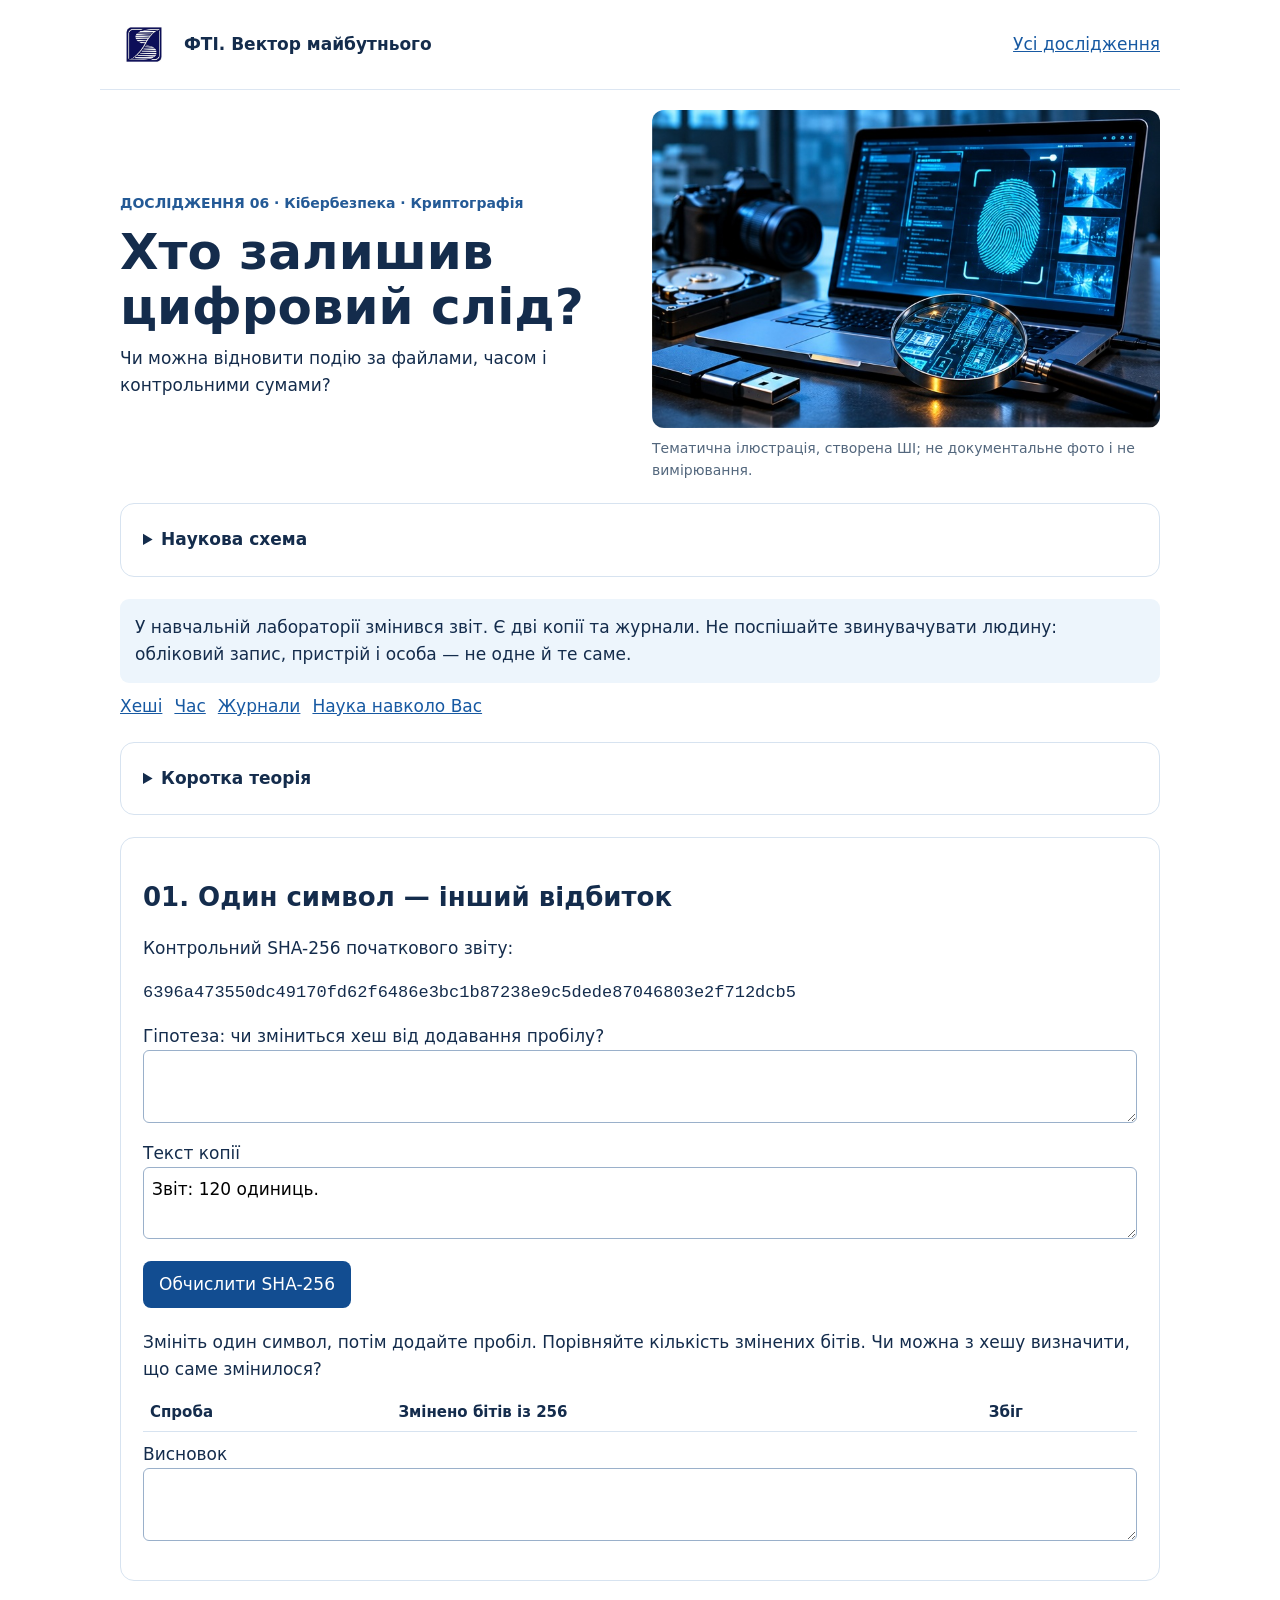
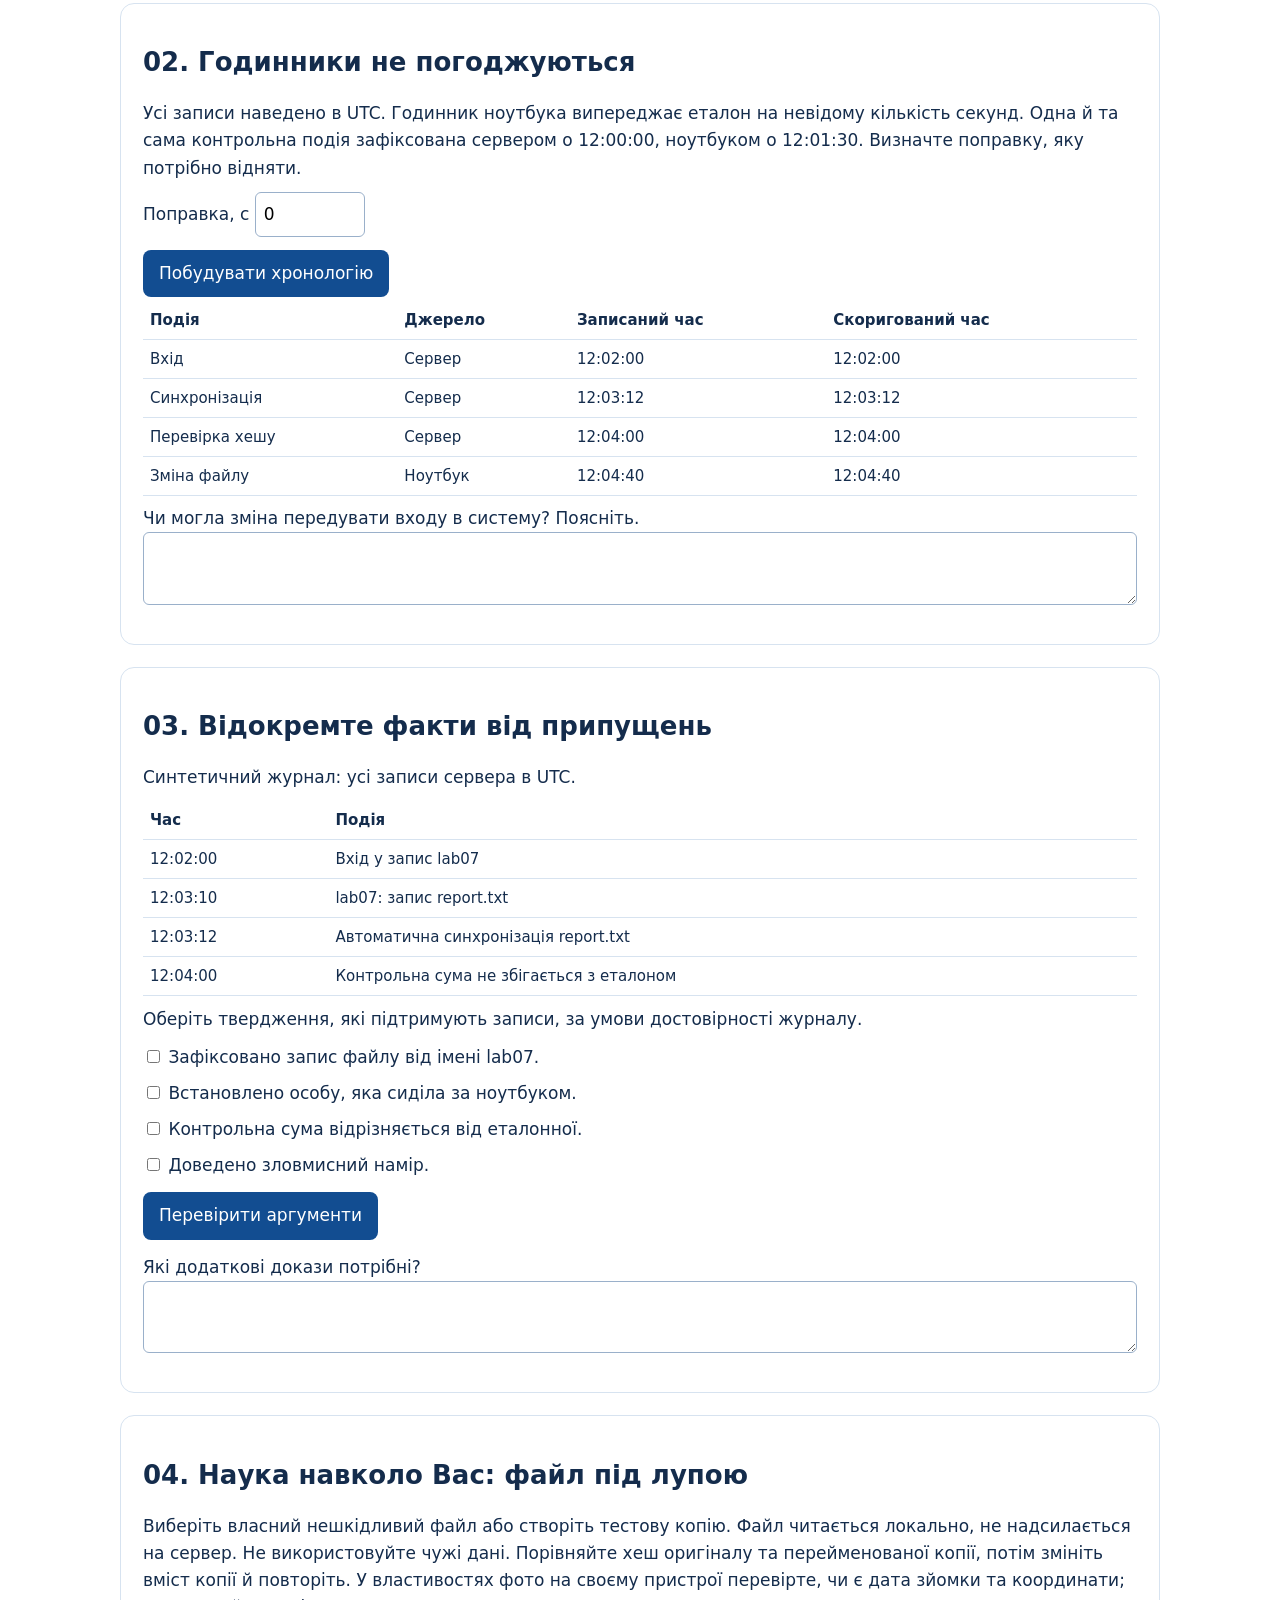
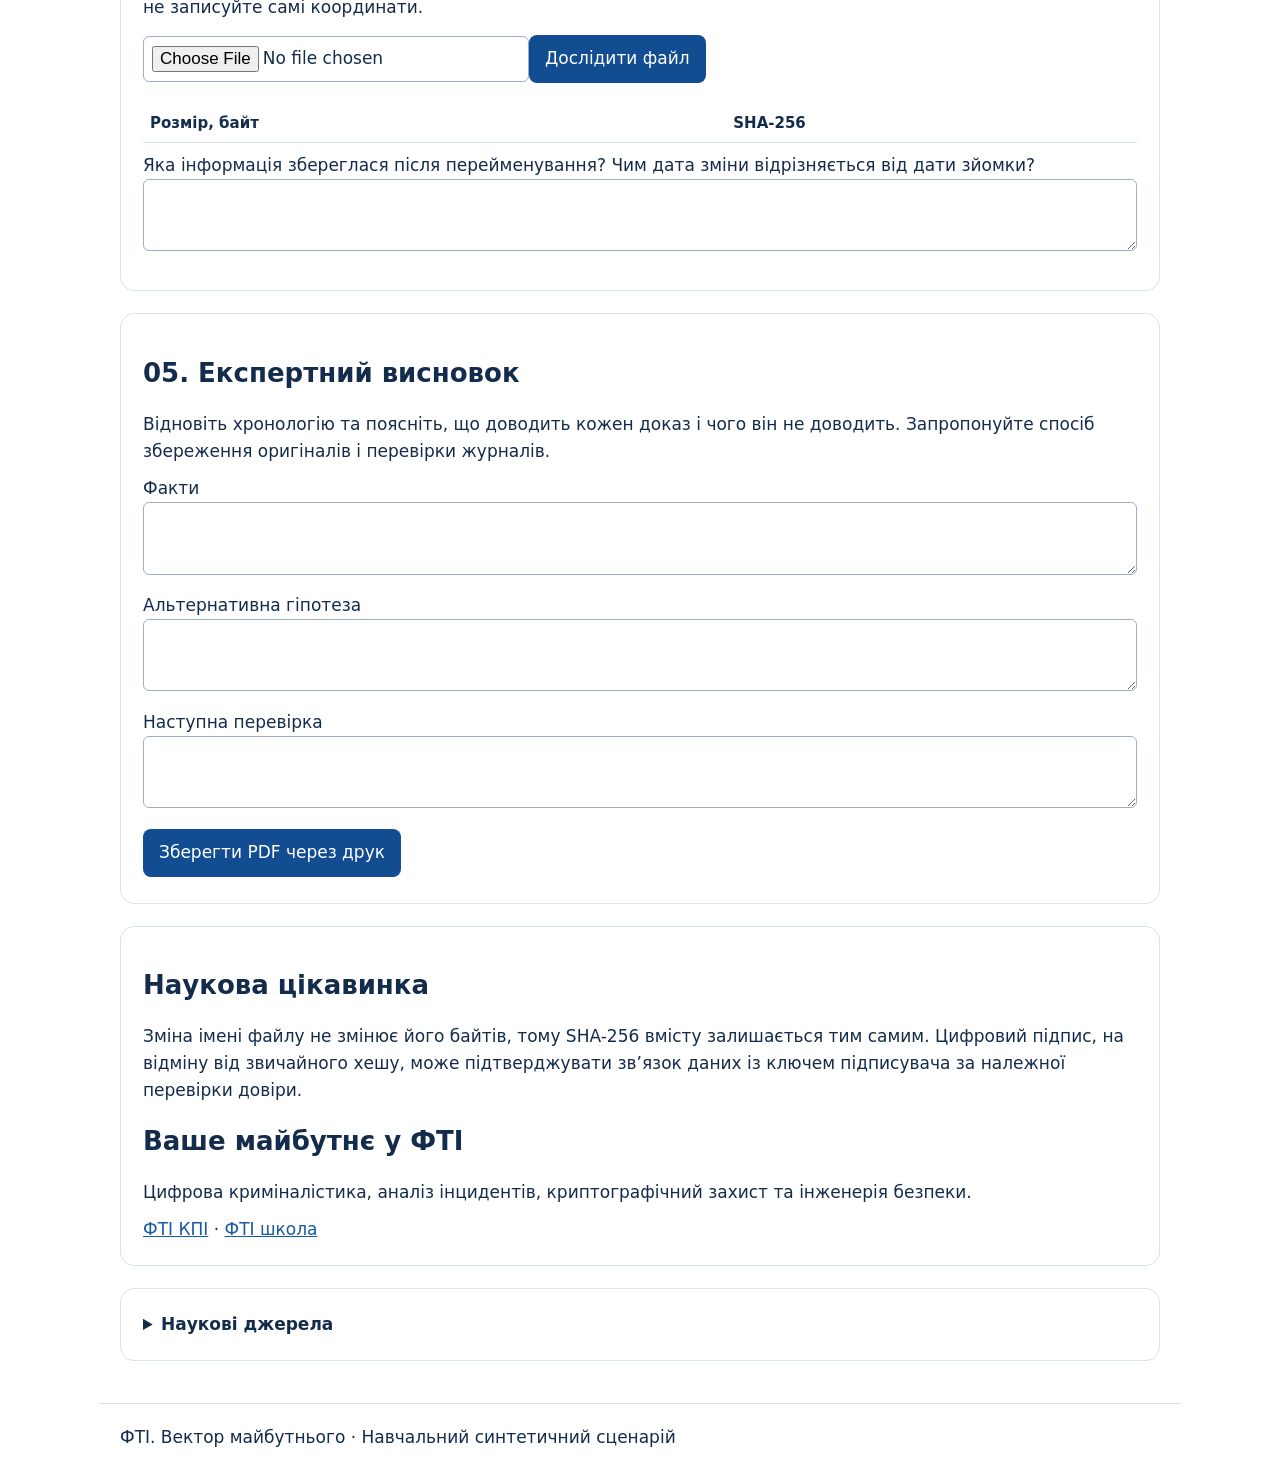
<file: research/06.html>
<!doctype html><html lang="uk"><meta charset="utf-8"><meta name="viewport" content="width=device-width,initial-scale=1"><title>Хто залишив цифровий слід? · ФТІ</title><style>
*{box-sizing:border-box}body{margin:0;color:#142c4c;background:white;font:17px/1.6 system-ui,Segoe UI,Arial,sans-serif}main,header,footer{max-width:1080px;margin:auto;padding:20px}header{display:flex;gap:16px;align-items:center;border-bottom:1px solid #dce6f2}header img{width:48px}header a{margin-left:auto}a{color:#1759a2}h1{font-size:clamp(32px,5vw,50px);line-height:1.1;margin:10px 0}h2{font-size:26px;line-height:1.2}h3{font-size:19px}p{margin:10px 0}section,details{border:1px solid #d7e3f0;border-radius:14px;padding:22px;margin:22px 0}details summary{font-weight:bold;cursor:pointer}.hero,.split{display:grid;grid-template-columns:1fr 1fr;gap:24px;align-items:center}.hero img{width:100%;border-radius:12px}.tags{color:#245a96;font-size:14px;font-weight:700}.note{background:#edf5fc;padding:15px;border-radius:9px}button{background:#124d91;color:white;border:0;border-radius:8px;padding:10px 16px;font:inherit;cursor:pointer;margin:4px 4px 4px 0}input,select,textarea{font:inherit;border:1px solid #9ab0ca;border-radius:6px;padding:8px;max-width:100%}textarea{width:100%;min-height:70px}label{display:block;margin:9px 0}input[type=number]{width:110px}svg{width:100%;height:auto;background:#f1f6fc;border-radius:10px}table{border-collapse:collapse;width:100%;font-size:15px}td,th{border-bottom:1px solid #d7e3f0;padding:7px;text-align:left}.scroll{overflow-x:auto}.result{font-weight:650;color:#144e91;white-space:pre-line}.small{font-size:14px;color:#53677d}nav{display:flex;flex-wrap:wrap;gap:12px}footer{border-top:1px solid #d7e3f0}@media(max-width:650px){.hero,.split{grid-template-columns:1fr}section,details{padding:15px}main{padding:14px}header{font-size:14px}}@media print{button,nav,header a{display:none}section{break-inside:avoid}textarea{border:0}}
 .equation{font:600 19px monospace;overflow-wrap:anywhere;background:#edf5fc;padding:12px} .channel{display:grid;grid-template-columns:1fr 1fr 1fr;gap:8px;text-align:center}.channel div{padding:10px;background:#edf5fc;border-radius:8px;overflow-wrap:anywhere} pre{white-space:pre-wrap;overflow-wrap:anywhere} input[type=text]{width:100%} @media(max-width:420px){.channel{grid-template-columns:1fr}} canvas{width:100%;height:auto;background:#f1f6fc;border-radius:10px} .hero img{max-height:320px;object-fit:contain}</style><style>figure{margin:0}figcaption{font-size:14px;color:#53677d}canvas{width:100%;height:auto;max-width:680px;border-radius:10px} .hero img{max-height:340px;object-fit:contain}input[type=range]{width: min(100%,340px)} .swatches{display:flex;gap:8px}.swatches div{flex:1;padding:20px 5px;text-align:center;border-radius:8px} @media print{canvas{max-width:420px}}</style><body><header><img src="../images/logo.jpg" alt="ФТІ"><strong>ФТІ. Вектор майбутнього</strong><a href="../index.html">Усі дослідження</a></header><main><div class="hero"><div><p class="tags">ДОСЛІДЖЕННЯ 06 · Кібербезпека · Криптографія</p><h1>Хто залишив цифровий слід?</h1><p>Чи можна відновити подію за файлами, часом і контрольними сумами?</p></div><figure><img src="../images/research-06-hero.jpg" alt="Обладнання лабораторії цифрового аналізу" style="width:100%;max-height:340px;object-fit:cover;border-radius:12px"><figcaption>Тематична ілюстрація, створена ШІ; не документальне фото і не вимірювання.</figcaption></figure></div><details><summary>Наукова схема</summary><figure><img src="../images/forensics-evidence.png" alt="Схема зіставлення файлів, метаданих і журналів"><figcaption>Авторська схема дослідження цифрових доказів.</figcaption></figure></details><p class="note">У навчальній лабораторії змінився звіт. Є дві копії та журнали. Не поспішайте звинувачувати людину: обліковий запис, пристрій і особа — не одне й те саме.</p><nav><a href="#hash">Хеші</a><a href="#time">Час</a><a href="#logs">Журнали</a><a href="#home">Наука навколо Вас</a></nav><details><summary>Коротка теорія</summary><p>SHA-256 перетворює довільні байти на 256-бітний дайджест. Однаковий дайджест є сильним свідченням однаковості байтів, але не доводить авторство. Метадані можна змінити. Журнали залежать від синхронізації годинників і повноти запису. Цифрова криміналістика потребує збереження оригіналів, документування дій та зіставлення незалежних доказів.</p></details>
<section id="hash"><h2>01. Один символ — інший відбиток</h2><p>Контрольний SHA-256 початкового звіту:</p><pre>6396a473550dc49170fd62f6486e3bc1b87238e9c5dede87046803e2f712dcb5</pre><label>Гіпотеза: чи зміниться хеш від додавання пробілу?<textarea></textarea></label><label>Текст копії<textarea id="msg">Звіт: 120 одиниць.</textarea></label><button id="calc">Обчислити SHA-256</button><pre id="digest" aria-live="polite"></pre><p>Змініть один символ, потім додайте пробіл. Порівняйте кількість змінених бітів. Чи можна з хешу визначити, що саме змінилося?</p><table><thead><tr><th>Спроба</th><th>Змінено бітів із 256</th><th>Збіг</th></tr></thead><tbody id="hashrows"></tbody></table><label>Висновок<textarea></textarea></label></section>
<section id="time"><h2>02. Годинники не погоджуються</h2><p>Усі записи наведено в UTC. Годинник ноутбука випереджає еталон на невідому кількість секунд. Одна й та сама контрольна подія зафіксована сервером о 12:00:00, ноутбуком о 12:01:30. Визначте поправку, яку потрібно відняти.</p><label>Поправка, с <input type="number" id="offset" value="0" min="-600" max="600"></label><button id="timeline">Побудувати хронологію</button><div class="scroll"><table><thead><tr><th>Подія</th><th>Джерело</th><th>Записаний час</th><th>Скоригований час</th></tr></thead><tbody id="times"></tbody></table></div><label>Чи могла зміна передувати входу в систему? Поясніть.<textarea></textarea></label></section>
<section id="logs"><h2>03. Відокремте факти від припущень</h2><p>Синтетичний журнал: усі записи сервера в UTC.</p><div class="scroll"><table><tr><th>Час</th><th>Подія</th></tr><tr><td>12:02:00</td><td>Вхід у запис lab07</td></tr><tr><td>12:03:10</td><td>lab07: запис report.txt</td></tr><tr><td>12:03:12</td><td>Автоматична синхронізація report.txt</td></tr><tr><td>12:04:00</td><td>Контрольна сума не збігається з еталоном</td></tr></table></div><p>Оберіть твердження, які підтримують записи, за умови достовірності журналу.</p><div id="claims"><label><input type="checkbox" value="1"> Зафіксовано запис файлу від імені lab07.</label><label><input type="checkbox" value="0"> Встановлено особу, яка сиділа за ноутбуком.</label><label><input type="checkbox" value="1"> Контрольна сума відрізняється від еталонної.</label><label><input type="checkbox" value="0"> Доведено зловмисний намір.</label></div><button id="check">Перевірити аргументи</button><p class="result" id="claimout"></p><label>Які додаткові докази потрібні?<textarea></textarea></label></section>
<section id="home"><h2>04. Наука навколо Вас: файл під лупою</h2><p>Виберіть власний нешкідливий файл або створіть тестову копію. Файл читається локально, не надсилається на сервер. Не використовуйте чужі дані. Порівняйте хеш оригіналу та перейменованої копії, потім змініть вміст копії й повторіть. У властивостях фото на своєму пристрої перевірте, чи є дата зйомки та координати; не записуйте самі координати.</p><input id="file" type="file"><button id="filehash">Дослідити файл</button><pre id="fileout"></pre><table><thead><tr><th>Розмір, байт</th><th>SHA-256</th></tr></thead><tbody id="files"></tbody></table><label>Яка інформація збереглася після перейменування? Чим дата зміни відрізняється від дати зйомки?<textarea></textarea></label></section>
<section><h2>05. Експертний висновок</h2><p>Відновіть хронологію та поясніть, що доводить кожен доказ і чого він не доводить. Запропонуйте спосіб збереження оригіналів і перевірки журналів.</p><label>Факти<textarea></textarea></label><label>Альтернативна гіпотеза<textarea></textarea></label><label>Наступна перевірка<textarea></textarea></label><button onclick="window.print()">Зберегти PDF через друк</button></section><section><h2>Наукова цікавинка</h2><p>Зміна імені файлу не змінює його байтів, тому SHA-256 вмісту залишається тим самим. Цифровий підпис, на відміну від звичайного хешу, може підтверджувати зв’язок даних із ключем підписувача за належної перевірки довіри.</p><h2>Ваше майбутнє у ФТІ</h2><p>Цифрова криміналістика, аналіз інцидентів, криптографічний захист та інженерія безпеки.</p><a href="https://ipt.kpi.ua/">ФТІ КПІ</a> · <a href="https://t.me/iptschool">ФТІ школа</a></section><details><summary>Наукові джерела</summary><p><a href="https://doi.org/10.6028/NIST.SP.800-86">NIST SP 800-86: Guide to Integrating Forensic Techniques into Incident Response</a></p><p><a href="https://doi.org/10.6028/NIST.FIPS.180-4">NIST FIPS 180-4: Secure Hash Standard</a></p></details></main><footer>ФТІ. Вектор майбутнього · Навчальний синтетичний сценарій</footer><script>
const base='6396a473550dc49170fd62f6486e3bc1b87238e9c5dede87046803e2f712dcb5', $=id=>document.getElementById(id);async function sha(bytes){return Array.from(new Uint8Array(await crypto.subtle.digest('SHA-256',bytes)),b=>b.toString(16).padStart(2,'0')).join('')};function row(id,vals){let r=$(id).insertRow();vals.forEach(v=>r.insertCell().textContent=v)}let n=0; $('calc').onclick=async()=>{try{let h=await sha(new TextEncoder().encode($('msg').value)),bits=0;for(let i=0;i<64;i++){let x=parseInt(h[i],16)^parseInt(base[i],16);while(x){bits+=x&1;x>>=1}}$('digest').textContent=h;row('hashrows',[++n,bits,h===base?'Так':'Ні'])}catch(e){$('digest').textContent='Потрібен HTTPS або сучасний браузер.'}};
let events=[[120,'Вхід','Сервер',false],[280,'Зміна файлу','Ноутбук',true],[192,'Синхронізація','Сервер',false],[240,'Перевірка хешу','Сервер',false]];function fmt(s){return new Date(Date.UTC(2026,0,1,12,0,s)).toISOString().slice(11,19)};$('timeline').onclick=()=>{let o=Number($('offset').value);if(!Number.isFinite(o)||Math.abs(o)>600)return;$('times').textContent='';events.map(([s,n,d,l])=>[s,n,d,l?s-o:s]).sort((a,b)=>a[3]-b[3]).forEach(([s,n,d,t])=>row('times',[n,d,fmt(s),fmt(t)]))};$('timeline').click();$('check').onclick=()=>{let c=[...document.querySelectorAll('#claims input')];$('claimout').textContent=c.every(x=>x.checked===(x.value==='1'))?'Коректно: записи підтверджують події, а не особу чи намір.':'Перевірте різницю між спостережуваною подією та висновком про особу або намір.'};$('filehash').onclick=async()=>{let f=$('file').files[0];if(!f)return;$('fileout').textContent='Обчислення…';if(f.size>50000000){$('fileout').textContent='Оберіть файл до 50 МБ.';return}try{let h=await sha(await f.arrayBuffer());$('fileout').textContent=f.name+' · '+f.size+' байт · дата зміни '+new Date(f.lastModified).toLocaleString('uk-UA')+'\n'+h;row('files',[f.size,h])}catch(e){$('fileout').textContent='Не вдалося прочитати файл або обчислити хеш.'}};document.querySelectorAll('textarea').forEach((el,i)=>{if(el.id==='msg')return;let k='fti06-'+i;try{el.value=localStorage.getItem(k)||'';el.addEventListener('input',()=>localStorage.setItem(k,el.value))}catch(e){}});
</script></body></html>
</file>
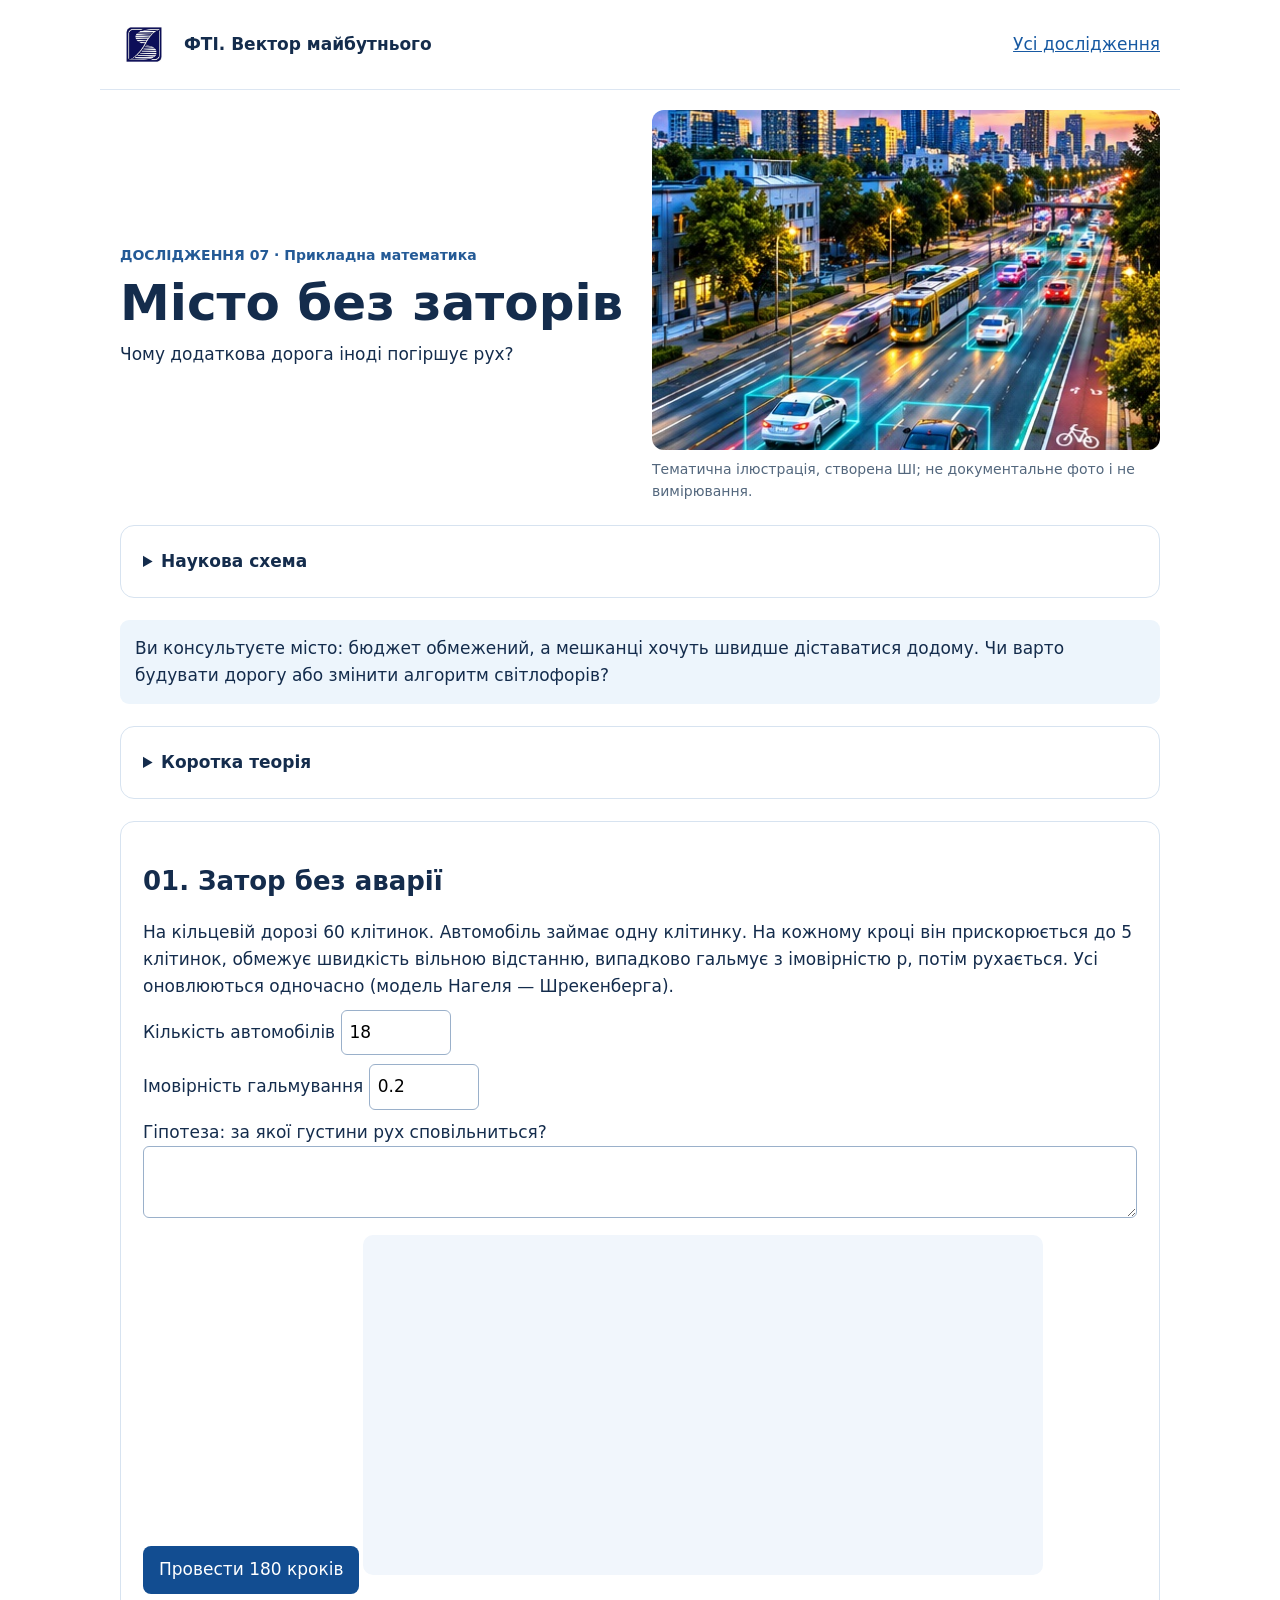
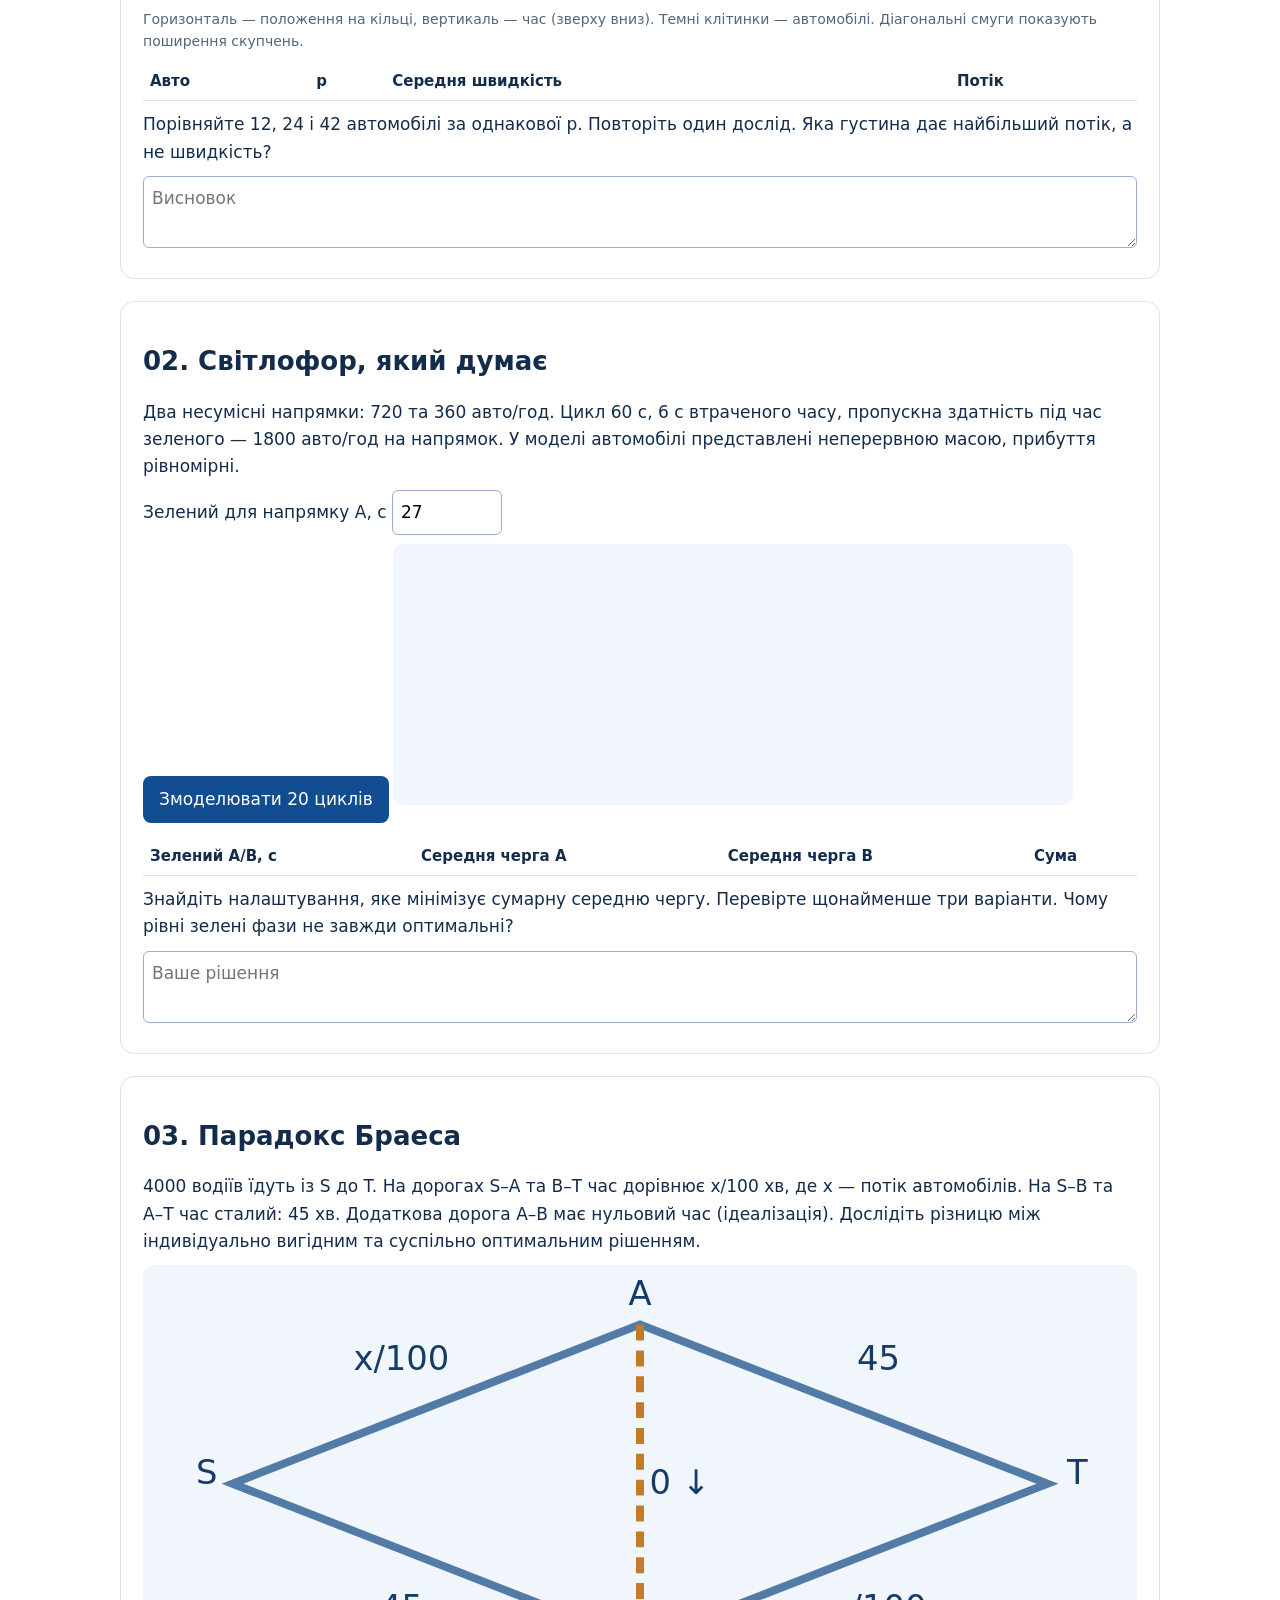
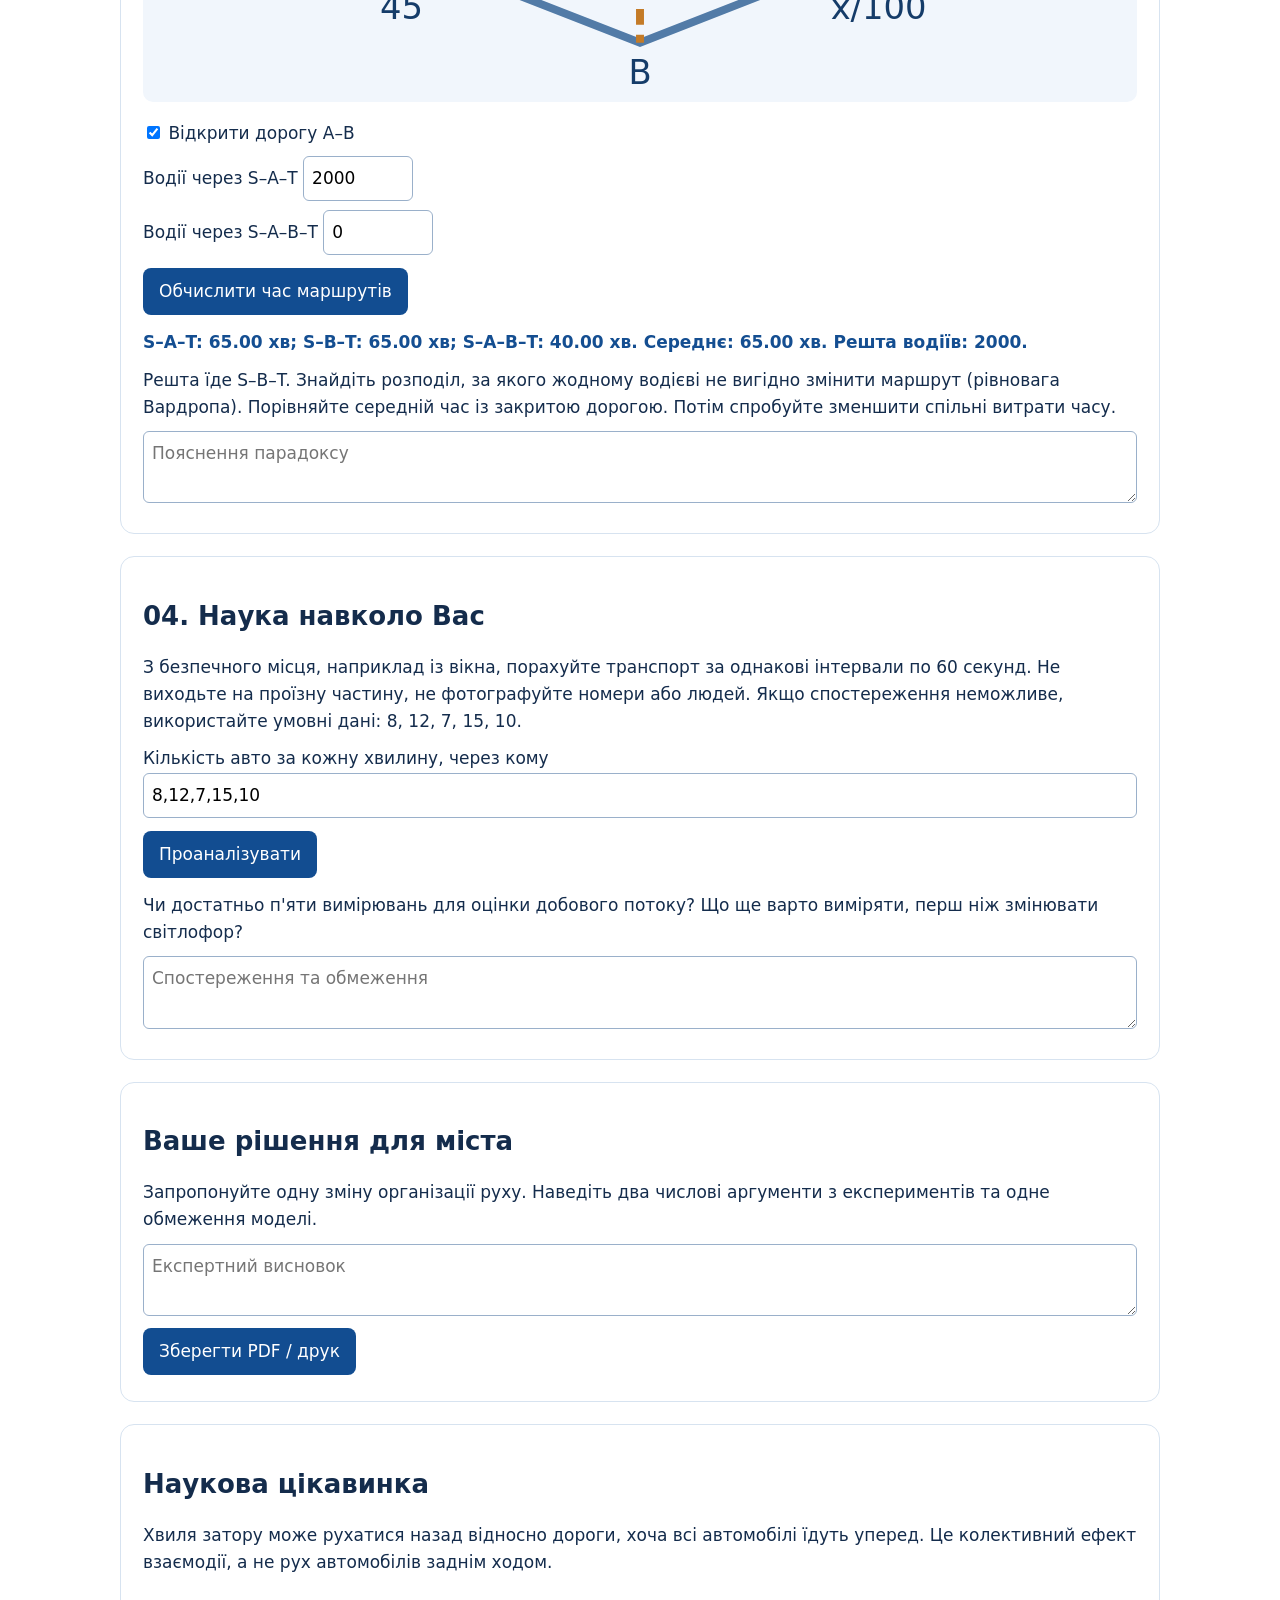
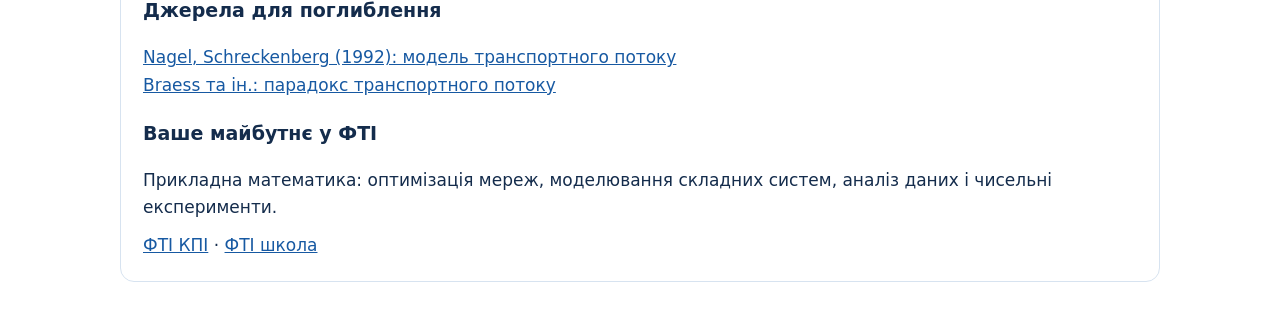
<file: research/07.html>
<!doctype html><html lang="uk"><meta charset="utf-8"><meta name="viewport" content="width=device-width,initial-scale=1"><title>Місто без заторів · ФТІ</title><style>
*{box-sizing:border-box}body{margin:0;color:#142c4c;background:white;font:17px/1.6 system-ui,Segoe UI,Arial,sans-serif}main,header,footer{max-width:1080px;margin:auto;padding:20px}header{display:flex;gap:16px;align-items:center;border-bottom:1px solid #dce6f2}header img{width:48px}header a{margin-left:auto}a{color:#1759a2}h1{font-size:clamp(32px,5vw,50px);line-height:1.1;margin:10px 0}h2{font-size:26px;line-height:1.2}h3{font-size:19px}p{margin:10px 0}section,details{border:1px solid #d7e3f0;border-radius:14px;padding:22px;margin:22px 0}details summary{font-weight:bold;cursor:pointer}.hero,.split{display:grid;grid-template-columns:1fr 1fr;gap:24px;align-items:center}.hero img{width:100%;border-radius:12px}.tags{color:#245a96;font-size:14px;font-weight:700}.note{background:#edf5fc;padding:15px;border-radius:9px}button{background:#124d91;color:white;border:0;border-radius:8px;padding:10px 16px;font:inherit;cursor:pointer;margin:4px 4px 4px 0}input,select,textarea{font:inherit;border:1px solid #9ab0ca;border-radius:6px;padding:8px;max-width:100%}textarea{width:100%;min-height:70px}label{display:block;margin:9px 0}input[type=number]{width:110px}svg{width:100%;height:auto;background:#f1f6fc;border-radius:10px}table{border-collapse:collapse;width:100%;font-size:15px}td,th{border-bottom:1px solid #d7e3f0;padding:7px;text-align:left}.scroll{overflow-x:auto}.result{font-weight:650;color:#144e91;white-space:pre-line}.small{font-size:14px;color:#53677d}nav{display:flex;flex-wrap:wrap;gap:12px}footer{border-top:1px solid #d7e3f0}@media(max-width:650px){.hero,.split{grid-template-columns:1fr}section,details{padding:15px}main{padding:14px}header{font-size:14px}}@media print{button,nav,header a{display:none}section{break-inside:avoid}textarea{border:0}}
 .equation{font:600 19px monospace;overflow-wrap:anywhere;background:#edf5fc;padding:12px} .channel{display:grid;grid-template-columns:1fr 1fr 1fr;gap:8px;text-align:center}.channel div{padding:10px;background:#edf5fc;border-radius:8px;overflow-wrap:anywhere} pre{white-space:pre-wrap;overflow-wrap:anywhere} input[type=text]{width:100%} @media(max-width:420px){.channel{grid-template-columns:1fr}} canvas{width:100%;height:auto;background:#f1f6fc;border-radius:10px} .hero img{max-height:320px;object-fit:contain}</style><style>figure{margin:0}figcaption{font-size:14px;color:#53677d}canvas{width:100%;height:auto;max-width:680px;border-radius:10px} .hero img{max-height:340px;object-fit:contain}input[type=range]{width: min(100%,340px)} .swatches{display:flex;gap:8px}.swatches div{flex:1;padding:20px 5px;text-align:center;border-radius:8px} @media print{canvas{max-width:420px}}</style><body><header><img src="../images/logo.jpg" alt="ФТІ"><strong>ФТІ. Вектор майбутнього</strong><a href="../index.html">Усі дослідження</a></header><main><div class="hero"><div><p class="tags">ДОСЛІДЖЕННЯ 07 · Прикладна математика</p><h1>Місто без заторів</h1><p>Чому додаткова дорога іноді погіршує рух?</p></div><figure><img src="../images/research-07-hero.jpg" alt="Транспортний потік на міській вулиці" style="width:100%;max-height:340px;object-fit:cover;border-radius:12px"><figcaption>Тематична ілюстрація, створена ШІ; не документальне фото і не вимірювання.</figcaption></figure></div><details><summary>Наукова схема</summary><figure><img src="../images/traffic-city.svg" alt="Схема міських перехресть із чергою автомобілів"><figcaption>Авторська схема міської мережі, не фотографія.</figcaption></figure></details><p class="note">Ви консультуєте місто: бюджет обмежений, а мешканці хочуть швидше діставатися додому. Чи варто будувати дорогу або змінити алгоритм світлофорів?</p><details><summary>Коротка теорія</summary><p>Потік q — кількість автомобілів за одиницю часу; густина k — кількість на одиницю довжини; середня просторова швидкість v. Для однорідного потоку q = kv. Черга зростає, якщо прибуття перевищують пропускну здатність. Моделі нижче дискретні та спрощені: не враховують пішоходів, аварій, реакції всіх водіїв та реальної геометрії доріг.</p></details>
<section><h2>01. Затор без аварії</h2><p>На кільцевій дорозі 60 клітинок. Автомобіль займає одну клітинку. На кожному кроці він прискорюється до 5 клітинок, обмежує швидкість вільною відстанню, випадково гальмує з імовірністю p, потім рухається. Усі оновлюються одночасно (модель Нагеля — Шрекенберга).</p><label>Кількість автомобілів <input id="n" type="number" min="5" max="55" value="18"></label><label>Імовірність гальмування <input id="prob" type="number" min="0" max="1" step="0.1" value="0.2"></label><label>Гіпотеза: за якої густини рух сповільниться?<textarea></textarea></label><button onclick="ring()">Провести 180 кроків</button><canvas id="ringCanvas" width="600" height="300"></canvas><p class="small">Горизонталь — положення на кільці, вертикаль — час (зверху вниз). Темні клітинки — автомобілі. Діагональні смуги показують поширення скупчень.</p><p id="ringResult" class="result"></p><table><thead><tr><th>Авто</th><th>p</th><th>Середня швидкість</th><th>Потік</th></tr></thead><tbody id="ringRows"></tbody></table><p>Порівняйте 12, 24 і 42 автомобілі за однакової p. Повторіть один дослід. Яка густина дає найбільший потік, а не швидкість?</p><textarea placeholder="Висновок"></textarea></section>
<section><h2>02. Світлофор, який думає</h2><p>Два несумісні напрямки: 720 та 360 авто/год. Цикл 60 с, 6 с втраченого часу, пропускна здатність під час зеленого — 1800 авто/год на напрямок. У моделі автомобілі представлені неперервною масою, прибуття рівномірні.</p><label>Зелений для напрямку A, с <input id="green" type="number" min="5" max="49" value="27"></label><button onclick="lights()">Змоделювати 20 циклів</button><canvas id="lightCanvas" width="600" height="230"></canvas><p id="lightResult" class="result"></p><table><thead><tr><th>Зелений A/B, с</th><th>Середня черга A</th><th>Середня черга B</th><th>Сума</th></tr></thead><tbody id="lightRows"></tbody></table><p>Знайдіть налаштування, яке мінімізує сумарну середню чергу. Перевірте щонайменше три варіанти. Чому рівні зелені фази не завжди оптимальні?</p><textarea placeholder="Ваше рішення"></textarea></section>
<section><h2>03. Парадокс Браеса</h2><p>4000 водіїв їдуть із S до T. На дорогах S–A та B–T час дорівнює x/100 хв, де x — потік автомобілів. На S–B та A–T час сталий: 45 хв. Додаткова дорога A–B має нульовий час (ідеалізація). Дослідіть різницю між індивідуально вигідним та суспільно оптимальним рішенням.</p><svg viewBox="0 0 500 220" xmlns="http://www.w3.org/2000/svg"><g stroke="#527ba7" stroke-width="4" fill="none"><path d="M45 110L250 30L455 110L250 190Z"/><path id="shortcut" d="M250 30V190" stroke="#c47b27" stroke-dasharray="8 5"/></g><g fill="#153c69" font-size="17" text-anchor="middle"><text x="32" y="110">S</text><text x="250" y="20">A</text><text x="250" y="211">B</text><text x="470" y="110">T</text><text x="130" y="53">x/100</text><text x="370" y="53">45</text><text x="130" y="178">45</text><text x="370" y="178">x/100</text><text x="270" y="115">0 ↓</text></g></svg><label><input type="checkbox" id="open" checked onchange="braess()"> Відкрити дорогу A–B</label><label>Водії через S–A–T <input id="a" type="number" min="0" max="4000" step="100" value="2000"></label><label>Водії через S–A–B–T <input id="b" type="number" min="0" max="4000" step="100" value="0"></label><button onclick="braess()">Обчислити час маршрутів</button><p class="result" id="braessResult"></p><p>Решта їде S–B–T. Знайдіть розподіл, за якого жодному водієві не вигідно змінити маршрут (рівновага Вардропа). Порівняйте середній час із закритою дорогою. Потім спробуйте зменшити спільні витрати часу.</p><textarea placeholder="Пояснення парадоксу"></textarea></section>
<section><h2>04. Наука навколо Вас</h2><p>З безпечного місця, наприклад із вікна, порахуйте транспорт за однакові інтервали по 60 секунд. Не виходьте на проїзну частину, не фотографуйте номери або людей. Якщо спостереження неможливе, використайте умовні дані: 8, 12, 7, 15, 10.</p><label>Кількість авто за кожну хвилину, через кому <input id="counts" type="text" value="8,12,7,15,10"></label><button onclick="field()">Проаналізувати</button><p id="fieldResult" class="result"></p><p>Чи достатньо п'яти вимірювань для оцінки добового потоку? Що ще варто виміряти, перш ніж змінювати світлофор?</p><textarea placeholder="Спостереження та обмеження"></textarea></section><section><h2>Ваше рішення для міста</h2><p>Запропонуйте одну зміну організації руху. Наведіть два числові аргументи з експериментів та одне обмеження моделі.</p><textarea placeholder="Експертний висновок"></textarea><button onclick="window.print()">Зберегти PDF / друк</button></section><section><h2>Наукова цікавинка</h2><p>Хвиля затору може рухатися назад відносно дороги, хоча всі автомобілі їдуть уперед. Це колективний ефект взаємодії, а не рух автомобілів заднім ходом.</p><h3>Джерела для поглиблення</h3><p><a href="https://doi.org/10.1051/jp1:1992277">Nagel, Schreckenberg (1992): модель транспортного потоку</a><br><a href="https://doi.org/10.1287/trsc.1050.0127">Braess та ін.: парадокс транспортного потоку</a></p><h3>Ваше майбутнє у ФТІ</h3><p>Прикладна математика: оптимізація мереж, моделювання складних систем, аналіз даних і чисельні експерименти.</p><a href="https://ipt.kpi.ua/">ФТІ КПІ</a> · <a href="https://t.me/iptschool">ФТІ школа</a></section></main><script>
const $=id=>document.getElementById(id), val=id=>Number($(id).value), fmt=x=>x.toFixed(2), clamp=(x,a,b)=>Math.max(a,Math.min(b,x));
function row(id,arr){const r=$(id).insertRow();arr.forEach(x=>r.insertCell().textContent=x)}
function ring(){let N=clamp(Math.round(val('n')),5,55),p=clamp(val('prob'),0,1),pos=Array.from({length:N},(_,i)=>Math.floor(i*60/N)),v=pos.map(()=>0),total=0;const c=$('ringCanvas').getContext('2d');c.fillStyle='#f1f6fc';c.fillRect(0,0,600,300);for(let t=0;t<180;t++){v=v.map((s,i)=>{let g=(pos[(i+1)%N]-pos[i]+60)%60-1;let z=Math.min(s+1,5,g);return Math.max(0,z-(Math.random()<p?1:0))});pos=pos.map((x,i)=>(x+v[i])%60);if(t>=30)total+=v.reduce((a,b)=>a+b,0);c.fillStyle='#174d83';pos.forEach(x=>c.fillRect(x*10,t*300/180,9,2))}let speed=total/(150*N),flow=total/(150*60);$('ringResult').textContent=`Швидкість ${fmt(speed)} клітинок/крок; потік ${fmt(flow)} авто/крок через умовний переріз.`;row('ringRows',[N,p,fmt(speed),fmt(flow)])}
function lights(){let g=clamp(Math.round(val('green')),5,49),h=54-g,A=0,B=0,sa=0,sb=0,series=[];for(let t=0;t<1200;t++){let phase=t%60;A=Math.max(0,A+.2-(phase<g?.5:0));B=Math.max(0,B+.1-(phase>=g+3&&phase<g+3+h?.5:0));sa+=A;sb+=B;series.push([A,B])}let c=$('lightCanvas').getContext('2d'),m=Math.max(1,...series.flat());c.clearRect(0,0,600,230);for(let j=0;j<2;j++){c.strokeStyle=j?'#bf6b16':'#175ba5';c.beginPath();series.forEach((r,i)=>{let x=i/1199*590,y=215-r[j]/m*195;i?c.lineTo(x,y):c.moveTo(x,y)});c.stroke()}$('lightResult').textContent=`Синя — A, помаранчева — B. Максимум шкали ${fmt(m)} авто. Сумарна середня черга ${fmt((sa+sb)/1200)} авто.`;row('lightRows',[g+'/'+h,fmt(sa/1200),fmt(sb/1200),fmt((sa+sb)/1200)])}
function braess(){let a=val('a'),b=$('open').checked?val('b'):0,d=4000-a-b;$('shortcut').style.display=$('open').checked?'':'none';if(a<0||b<0||d<0||!Number.isInteger(a)||!Number.isInteger(b)){$('braessResult').textContent='Перевірте розподіл: сумарно 4000 водіїв.';return}let x=(a+b)/100,y=(d+b)/100,T1=x+45,T2=x+y,T3=45+y;$('braessResult').textContent=`S–A–T: ${fmt(T1)} хв; S–B–T: ${fmt(T3)} хв; S–A–B–T: ${$('open').checked?fmt(T2)+' хв':'закрито'}. Середнє: ${fmt((a*T1+b*T2+d*T3)/4000)} хв. Решта водіїв: ${d}.`}
function field(){let a=$('counts').value.split(',').map(x=>x.trim()===''?NaN:Number(x));if(a.some(x=>!Number.isInteger(x)||x<0)||!a.length){$('fieldResult').textContent='Введіть невід’ємні цілі числа.';return}let m=a.reduce((x,y)=>x+y,0)/a.length;$('fieldResult').textContent=`Середнє ${fmt(m)} авто/хв; еквівалентний темп ${fmt(m*60)} авто/год (не добовий прогноз); розмах ${Math.max(...a)-Math.min(...a)} авто.`}
const fields=[...document.querySelectorAll('textarea')];fields.forEach((el,i)=>{try{el.value=localStorage.getItem('fti07-'+i)||''}catch{}el.addEventListener('input',()=>{try{localStorage.setItem('fti07-'+i,el.value)}catch{}})});braess();
</script></body></html>
</file>
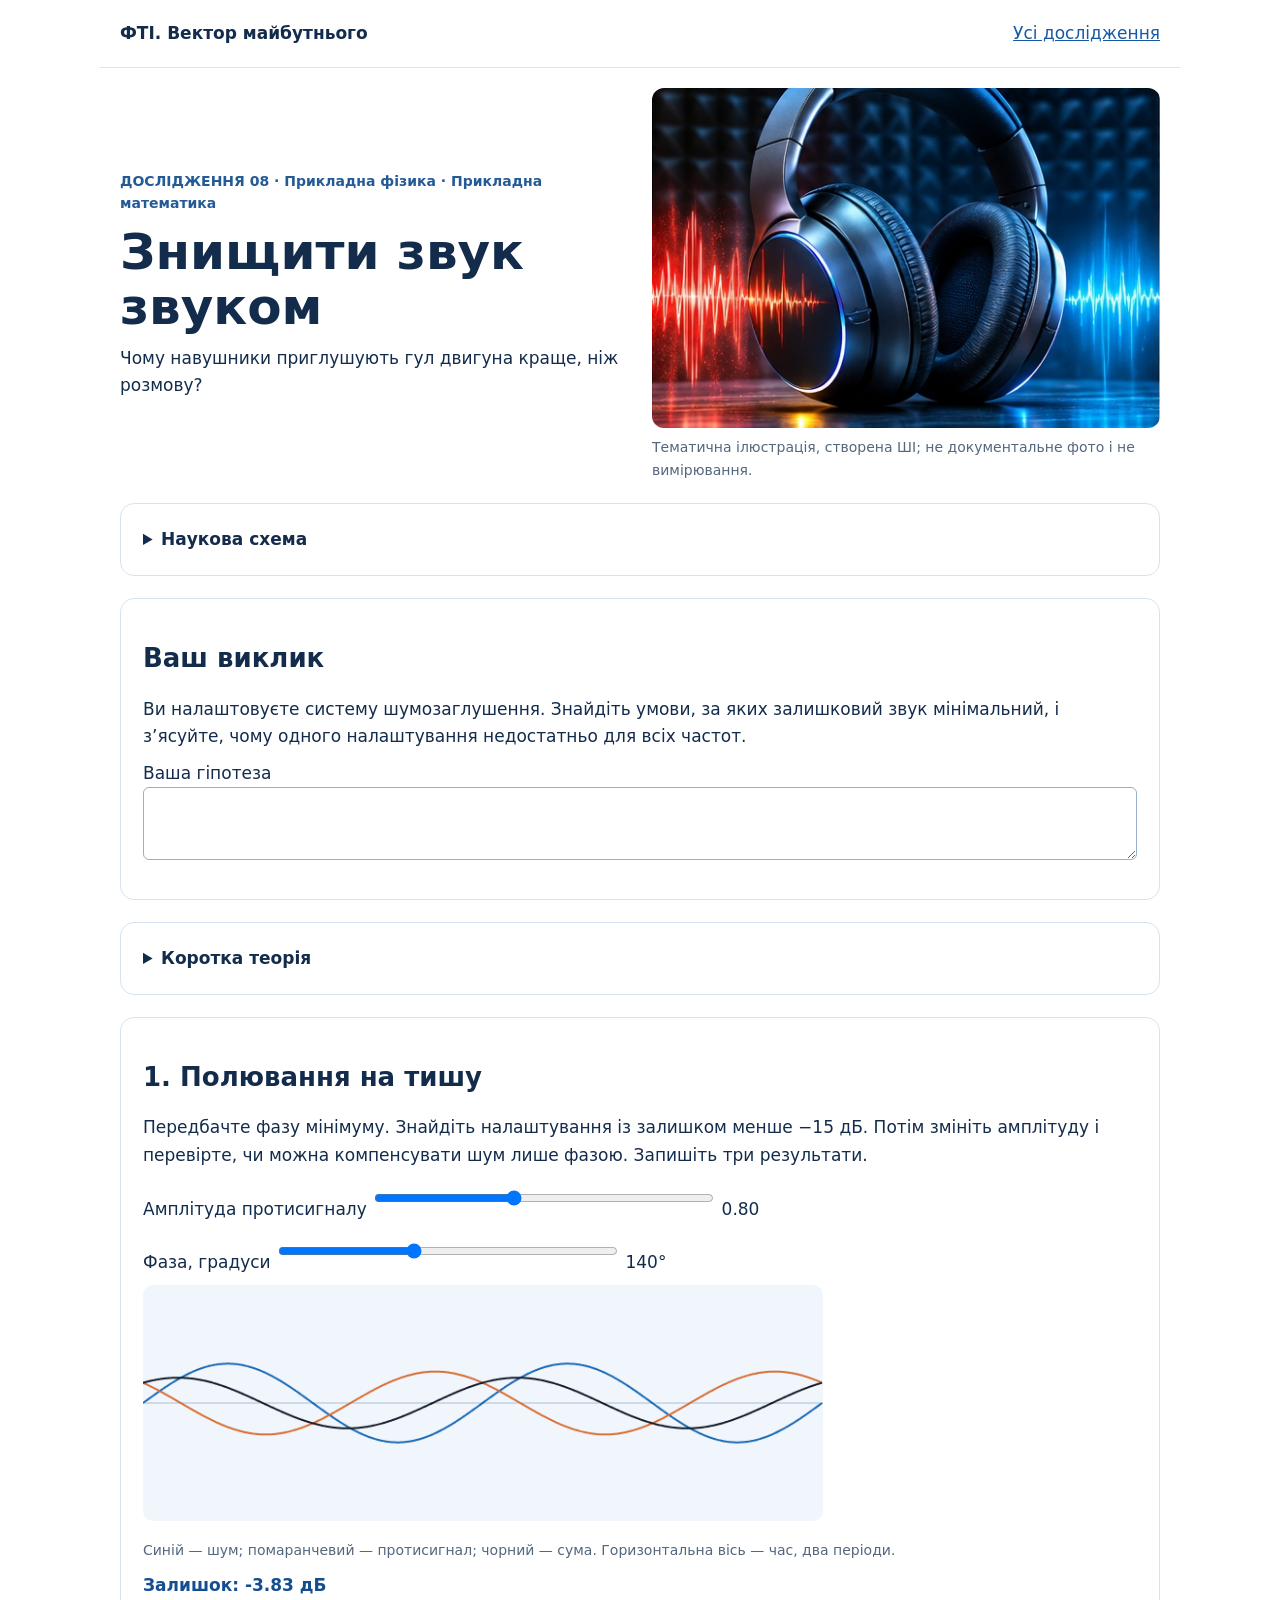
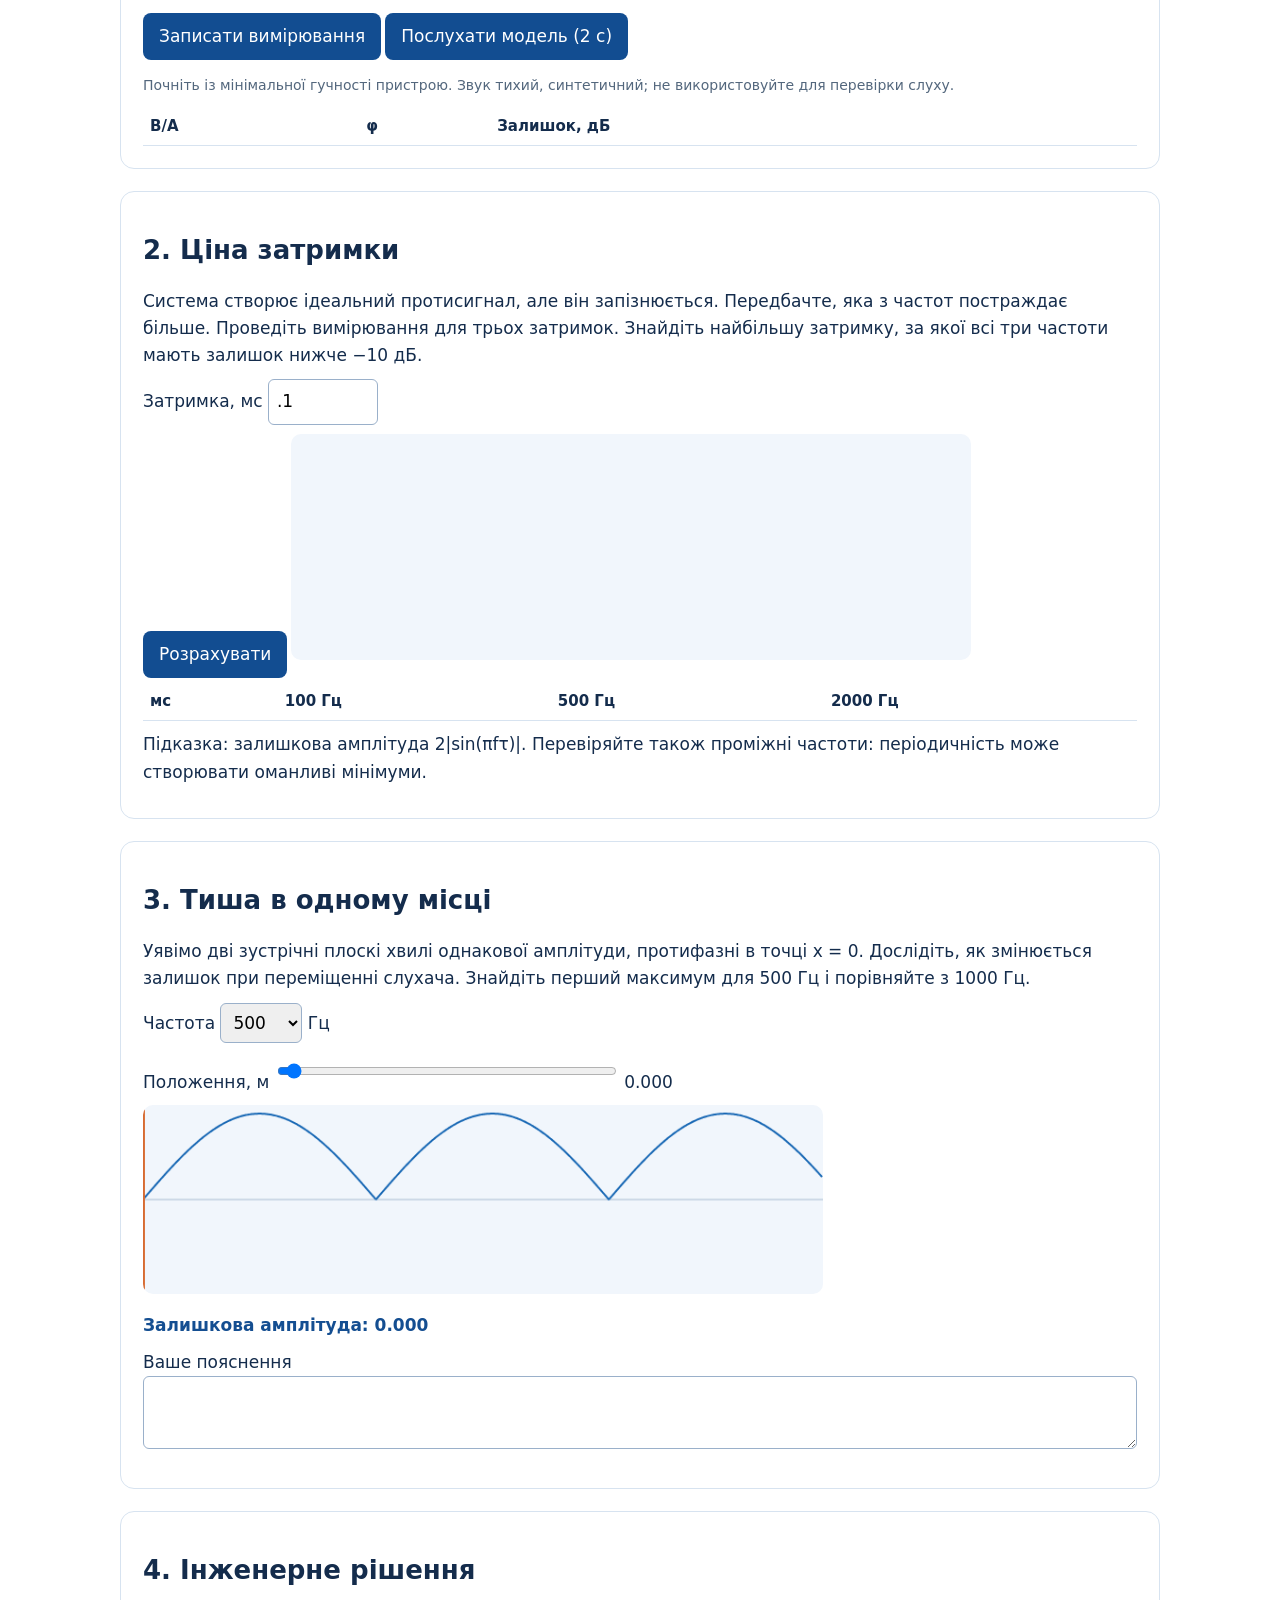
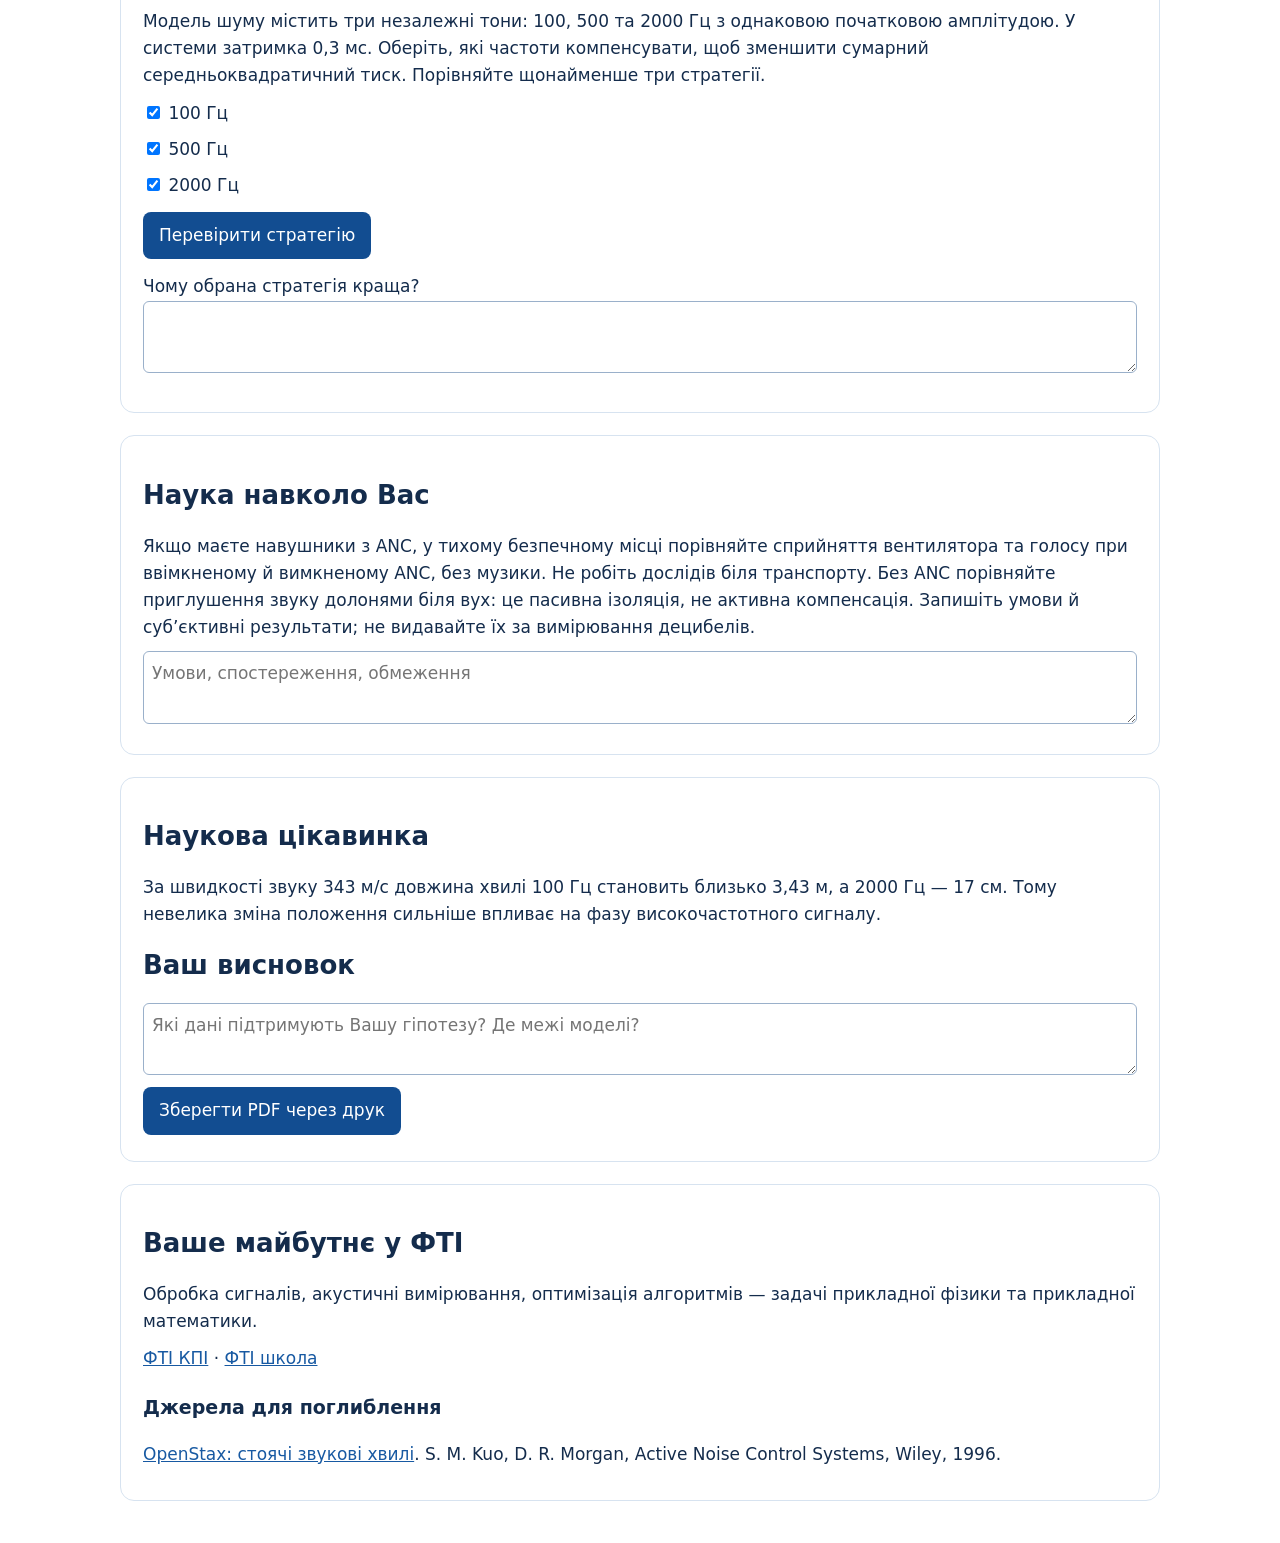
<file: research/08.html>
<!doctype html><html lang="uk"><meta charset="utf-8"><meta name="viewport" content="width=device-width,initial-scale=1"><title>Знищити звук звуком · ФТІ</title><style>
*{box-sizing:border-box}body{margin:0;color:#142c4c;background:white;font:17px/1.6 system-ui,Segoe UI,Arial,sans-serif}main,header,footer{max-width:1080px;margin:auto;padding:20px}header{display:flex;gap:16px;align-items:center;border-bottom:1px solid #dce6f2}header img{width:48px}header a{margin-left:auto}a{color:#1759a2}h1{font-size:clamp(32px,5vw,50px);line-height:1.1;margin:10px 0}h2{font-size:26px;line-height:1.2}h3{font-size:19px}p{margin:10px 0}section,details{border:1px solid #d7e3f0;border-radius:14px;padding:22px;margin:22px 0}details summary{font-weight:bold;cursor:pointer}.hero,.split{display:grid;grid-template-columns:1fr 1fr;gap:24px;align-items:center}.hero img{width:100%;border-radius:12px}.tags{color:#245a96;font-size:14px;font-weight:700}.note{background:#edf5fc;padding:15px;border-radius:9px}button{background:#124d91;color:white;border:0;border-radius:8px;padding:10px 16px;font:inherit;cursor:pointer;margin:4px 4px 4px 0}input,select,textarea{font:inherit;border:1px solid #9ab0ca;border-radius:6px;padding:8px;max-width:100%}textarea{width:100%;min-height:70px}label{display:block;margin:9px 0}input[type=number]{width:110px}svg{width:100%;height:auto;background:#f1f6fc;border-radius:10px}table{border-collapse:collapse;width:100%;font-size:15px}td,th{border-bottom:1px solid #d7e3f0;padding:7px;text-align:left}.scroll{overflow-x:auto}.result{font-weight:650;color:#144e91;white-space:pre-line}.small{font-size:14px;color:#53677d}nav{display:flex;flex-wrap:wrap;gap:12px}footer{border-top:1px solid #d7e3f0}@media(max-width:650px){.hero,.split{grid-template-columns:1fr}section,details{padding:15px}main{padding:14px}header{font-size:14px}}@media print{button,nav,header a{display:none}section{break-inside:avoid}textarea{border:0}}
 .equation{font:600 19px monospace;overflow-wrap:anywhere;background:#edf5fc;padding:12px} .channel{display:grid;grid-template-columns:1fr 1fr 1fr;gap:8px;text-align:center}.channel div{padding:10px;background:#edf5fc;border-radius:8px;overflow-wrap:anywhere} pre{white-space:pre-wrap;overflow-wrap:anywhere} input[type=text]{width:100%} @media(max-width:420px){.channel{grid-template-columns:1fr}} canvas{width:100%;height:auto;background:#f1f6fc;border-radius:10px} .hero img{max-height:320px;object-fit:contain}</style><style>figure{margin:0}figcaption{font-size:14px;color:#53677d}canvas{width:100%;height:auto;max-width:680px;border-radius:10px} .hero img{max-height:340px;object-fit:contain}input[type=range]{width: min(100%,340px)} .swatches{display:flex;gap:8px}.swatches div{flex:1;padding:20px 5px;text-align:center;border-radius:8px} @media print{canvas{max-width:420px}}</style><body><header><strong>ФТІ. Вектор майбутнього</strong><a href="../index.html">Усі дослідження</a></header><main><div class="hero"><div><p class="tags">ДОСЛІДЖЕННЯ 08 · Прикладна фізика · Прикладна математика</p><h1>Знищити звук звуком</h1><p>Чому навушники приглушують гул двигуна краще, ніж розмову?</p></div><figure><img src="../images/research-08-hero.jpg" alt="Навушники з шумозаглушенням" style="width:100%;max-height:340px;object-fit:cover;border-radius:12px"><figcaption>Тематична ілюстрація, створена ШІ; не документальне фото і не вимірювання.</figcaption></figure></div><details><summary>Наукова схема</summary><figure><img src="../images/anc-hero.svg" alt="Навушники та два протифазні сигнали"><figcaption>Концептуальна векторна ілюстрація, не схема розташування мікрофонів.</figcaption></figure></details><section><h2>Ваш виклик</h2><p>Ви налаштовуєте систему шумозаглушення. Знайдіть умови, за яких залишковий звук мінімальний, і з’ясуйте, чому одного налаштування недостатньо для всіх частот.</p><label>Ваша гіпотеза<textarea id="hyp"></textarea></label></section><details><summary>Коротка теорія</summary><p>Звуковий тиск у лінійному наближенні додається. Для двох синусоїд однакової частоти результат має амплітуду R = √(A²+B²+2AB cos φ). При рівних амплітудах і фазовій різниці 180° тиск у точці спостереження компенсується. Це не означає зникнення енергії всюди у просторі.</p><p>Затримка τ дає фазовий зсув 2πfτ. Рівень залишку відносно початкового тиску: 20 log₁₀(R/A) дБ. ANC використовує мікрофони, обробку сигналів і динаміки; реальні системи мають частотно залежні характеристики.</p></details><section><h2>1. Полювання на тишу</h2><p>Передбачте фазу мінімуму. Знайдіть налаштування із залишком менше −15 дБ. Потім змініть амплітуду і перевірте, чи можна компенсувати шум лише фазою. Запишіть три результати.</p><label>Амплітуда протисигналу <input id="amp" type="range" min="0" max="2" step=".05" value=".8"> <span id="av"></span></label><label>Фаза, градуси <input id="phase" type="range" min="0" max="360" value="140"> <span id="pv"></span></label><canvas id="wave" width="720" height="250"></canvas><p class="small">Синій — шум; помаранчевий — протисигнал; чорний — сума. Горизонтальна вісь — час, два періоди.</p><p id="res" class="result"></p><button id="record">Записати вимірювання</button><button id="listen">Послухати модель (2 с)</button><p class="small">Почніть із мінімальної гучності пристрою. Звук тихий, синтетичний; не використовуйте для перевірки слуху.</p><table><thead><tr><th>B/A</th><th>φ</th><th>Залишок, дБ</th></tr></thead><tbody id="rows"></tbody></table></section><section><h2>2. Ціна затримки</h2><p>Система створює ідеальний протисигнал, але він запізнюється. Передбачте, яка з частот постраждає більше. Проведіть вимірювання для трьох затримок. Знайдіть найбільшу затримку, за якої всі три частоти мають залишок нижче −10 дБ.</p><label>Затримка, мс <input id="delay" type="number" min="0" max="10" step=".01" value=".1"></label><button id="run">Розрахувати</button><canvas id="bars" width="720" height="240"></canvas><table><thead><tr><th>мс</th><th>100 Гц</th><th>500 Гц</th><th>2000 Гц</th></tr></thead><tbody id="delrows"></tbody></table><p>Підказка: залишкова амплітуда 2|sin(πfτ)|. Перевіряйте також проміжні частоти: періодичність може створювати оманливі мінімуми.</p></section><section><h2>3. Тиша в одному місці</h2><p>Уявімо дві зустрічні плоскі хвилі однакової амплітуди, протифазні в точці x = 0. Дослідіть, як змінюється залишок при переміщенні слухача. Знайдіть перший максимум для 500 Гц і порівняйте з 1000 Гц.</p><label>Частота <select id="freq"><option>100</option><option selected>500</option><option>1000</option></select> Гц</label><label>Положення, м <input id="pos" type="range" min="0" max="1" step=".001" value="0"> <span id="xv"></span></label><canvas id="space" width="720" height="200"></canvas><p id="spres" class="result"></p><label>Ваше пояснення<textarea id="explain"></textarea></label></section><section><h2>4. Інженерне рішення</h2><p>Модель шуму містить три незалежні тони: 100, 500 та 2000 Гц з однаковою початковою амплітудою. У системи затримка 0,3 мс. Оберіть, які частоти компенсувати, щоб зменшити сумарний середньоквадратичний тиск. Порівняйте щонайменше три стратегії.</p><label><input type="checkbox" id="c0" checked> 100 Гц</label><label><input type="checkbox" id="c1" checked> 500 Гц</label><label><input type="checkbox" id="c2" checked> 2000 Гц</label><button id="strategy">Перевірити стратегію</button><p id="score" class="result"></p><div id="history"></div><label>Чому обрана стратегія краща?<textarea id="design"></textarea></label></section><section><h2>Наука навколо Вас</h2><p>Якщо маєте навушники з ANC, у тихому безпечному місці порівняйте сприйняття вентилятора та голосу при ввімкненому й вимкненому ANC, без музики. Не робіть дослідів біля транспорту. Без ANC порівняйте приглушення звуку долонями біля вух: це пасивна ізоляція, не активна компенсація. Запишіть умови й суб’єктивні результати; не видавайте їх за вимірювання децибелів.</p><textarea id="home" placeholder="Умови, спостереження, обмеження"></textarea></section><section><h2>Наукова цікавинка</h2><p>За швидкості звуку 343 м/с довжина хвилі 100 Гц становить близько 3,43 м, а 2000 Гц — 17 см. Тому невелика зміна положення сильніше впливає на фазу високочастотного сигналу.</p><h2>Ваш висновок</h2><textarea id="final" placeholder="Які дані підтримують Вашу гіпотезу? Де межі моделі?"></textarea><button onclick="window.print()">Зберегти PDF через друк</button></section><section><h2>Ваше майбутнє у ФТІ</h2><p>Обробка сигналів, акустичні вимірювання, оптимізація алгоритмів — задачі прикладної фізики та прикладної математики.</p><p><a href="https://ipt.kpi.ua/">ФТІ КПІ</a> · <a href="https://t.me/iptschool">ФТІ школа</a></p><h3>Джерела для поглиблення</h3><p><a href="https://openstax.org/books/university-physics-volume-1/pages/17-4-normal-modes-of-a-standing-sound-wave">OpenStax: стоячі звукові хвилі</a>. S. M. Kuo, D. R. Morgan, Active Noise Control Systems, Wiley, 1996.</p></section></main><script>
const $=id=>document.getElementById(id), fs=[100,500,2000], db=r=>r<1e-10?'−∞':(20*Math.log10(r)).toFixed(2), residual=(f,t)=>2*Math.abs(Math.sin(Math.PI*f*t/1000));
function plot(id,funcs,max=2){let c=$(id),g=c.getContext('2d'),w=c.width,h=c.height;g.clearRect(0,0,w,h);g.strokeStyle='#a8bdd2';g.beginPath();g.moveTo(0,h/2);g.lineTo(w,h/2);g.stroke();funcs.forEach(([f,color])=>{g.strokeStyle=color;g.lineWidth=2;g.beginPath();for(let i=0;i<w;i++){let y=h/2-f(i/(w-1))*h/(2*max);i?g.lineTo(i,y):g.moveTo(i,y)}g.stroke()})}
function update(){let a=+$('amp').value,p=+$('phase').value,q=p*Math.PI/180,r=Math.hypot(1+a*Math.cos(q),a*Math.sin(q));$('av').textContent=a.toFixed(2);$('pv').textContent=p+'°';$('res').textContent='Залишок: '+db(r)+' дБ';plot('wave',[[x=>Math.sin(4*Math.PI*x),'#1767b4'],[x=>a*Math.sin(4*Math.PI*x+q),'#d76b32'],[x=>Math.sin(4*Math.PI*x)+a*Math.sin(4*Math.PI*x+q),'#111827']],3);return [a,p,db(r)]} $('amp').oninput=$('phase').oninput=update;function row(id,values){let tr=$(id).insertRow();values.forEach(v=>tr.insertCell().textContent=v)}$('record').onclick=()=>row('rows',update());let audio;$('listen').onclick=async()=>{if(audio)await audio.close();audio=new AudioContext();await audio.resume();let b=audio.createBuffer(1,2*audio.sampleRate,audio.sampleRate),d=b.getChannelData(0),a=+$('amp').value,q=+$('phase').value*Math.PI/180;for(let i=0;i<d.length;i++){let t=i/audio.sampleRate;d[i]=.025*(Math.sin(2*Math.PI*220*t)+a*Math.sin(2*Math.PI*220*t+q))*Math.min(1,t*20,(2-t)*20)}let s=audio.createBufferSource();s.buffer=b;s.connect(audio.destination);s.start()};
$('run').onclick=()=>{let t=+$('delay').value;if(!Number.isFinite(t)||t<0||t>10)return;let rs=fs.map(f=>residual(f,t));row('delrows',[t,...rs.map(db)]);let c=$('bars'),g=c.getContext('2d');g.clearRect(0,0,c.width,c.height);rs.forEach((r,i)=>{g.fillStyle='#1767b4';g.fillRect(70+i*220,190-r*75,100,r*75);g.fillStyle='#142c4c';g.font='18px Arial';g.fillText(fs[i]+' Гц',70+i*220,220);g.fillText(db(r)+' дБ',70+i*220,30)})};
function spatial(){let f=+$('freq').value,x=+$('pos').value,k=2*Math.PI*f/343;$('xv').textContent=x.toFixed(3);$('spres').textContent='Залишкова амплітуда: '+(2*Math.abs(Math.sin(k*x))).toFixed(3);plot('space',[[x=>2*Math.abs(Math.sin(k*x)),'#1767b4']],2.2);let g=$('space').getContext('2d');g.fillStyle='#d76b32';g.fillRect(x*720-2,0,4,200)}$('freq').onchange=$('pos').oninput=spatial;
$('strategy').onclick=()=>{let r=fs.map((f,i)=>$('c'+i).checked?residual(f,.3):1),v=db(Math.sqrt(r.reduce((s,x)=>s+x*x,0)/3)),s=fs.filter((f,i)=>$('c'+i).checked).join(', ')||'без компенсації';$('score').textContent=v+' дБ';let p=document.createElement('p');p.textContent=s+': '+v+' дБ';$('history').append(p)};['hyp','explain','design','home','final'].forEach(id=>{try{$(id).value=localStorage.getItem('fti08-'+id)||'';$(id).oninput=()=>localStorage.setItem('fti08-'+id,$(id).value)}catch(e){}});update();spatial();</script></html>
</file>
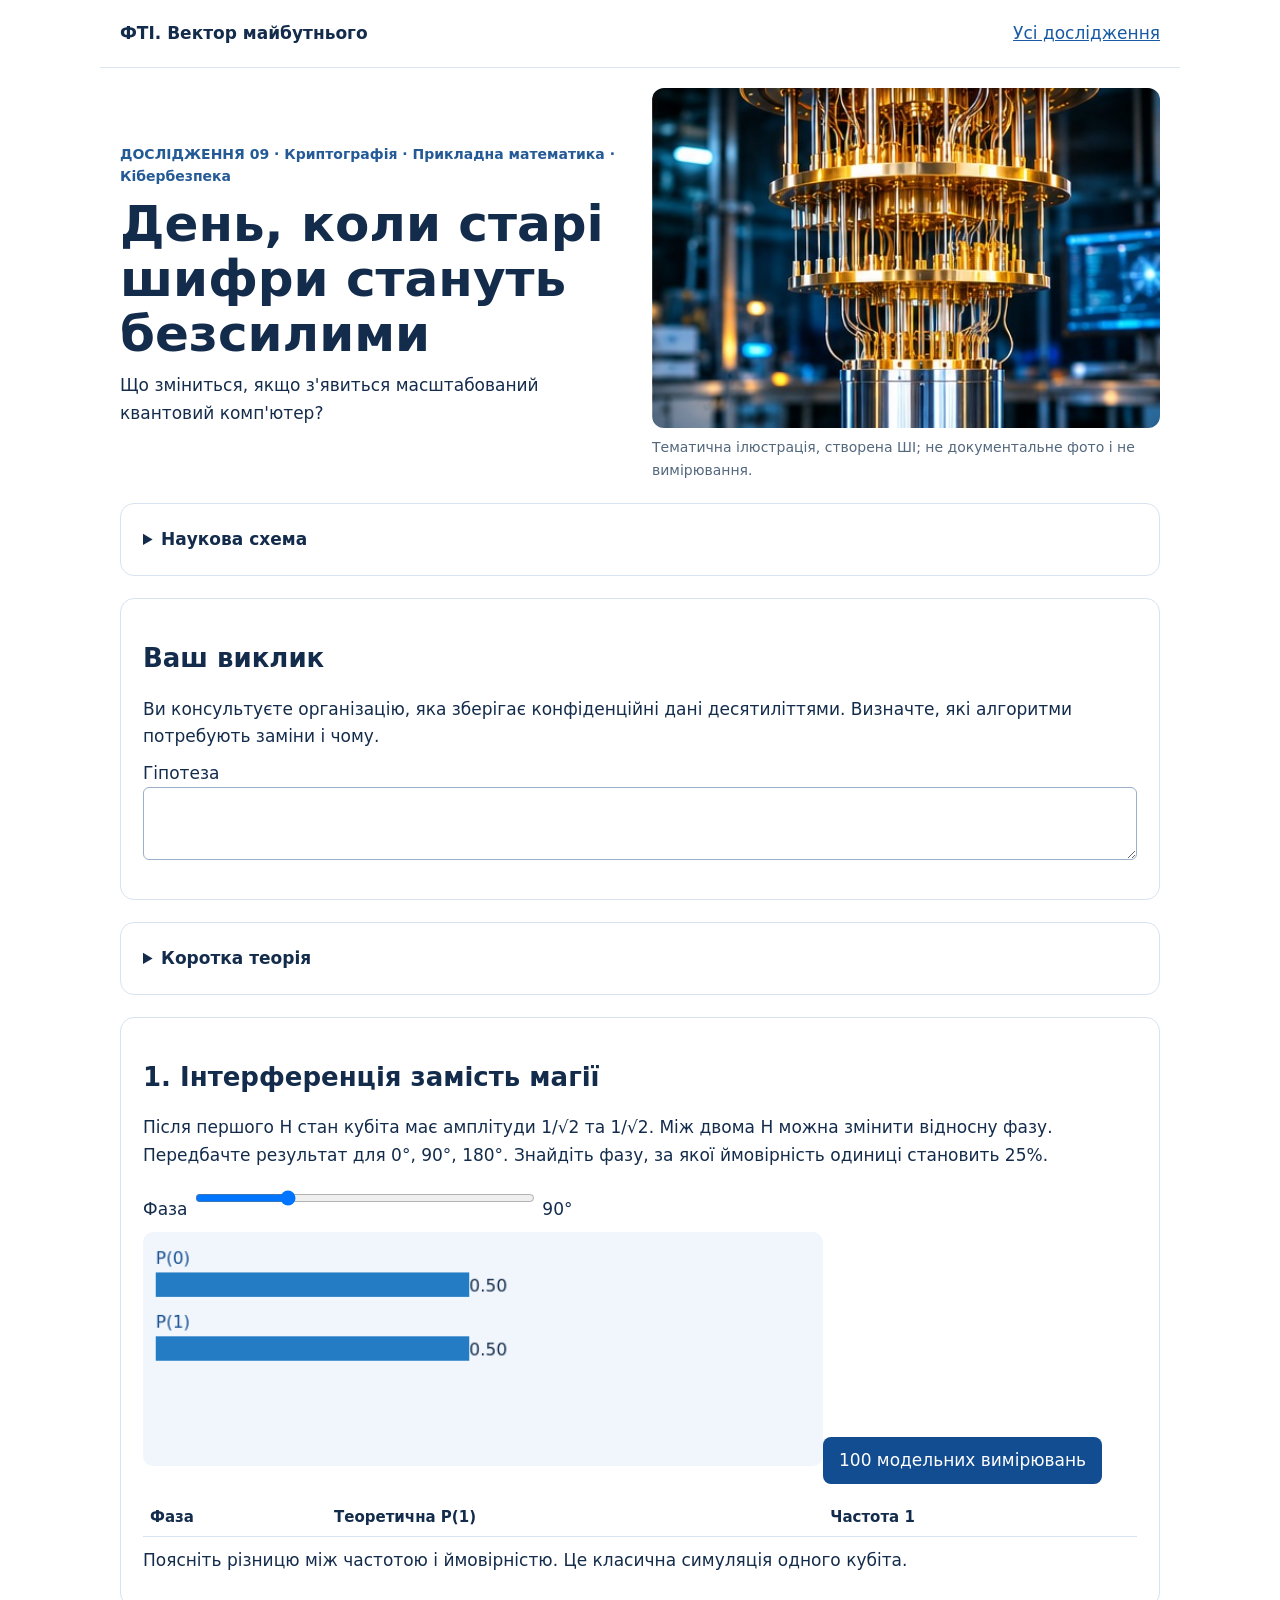
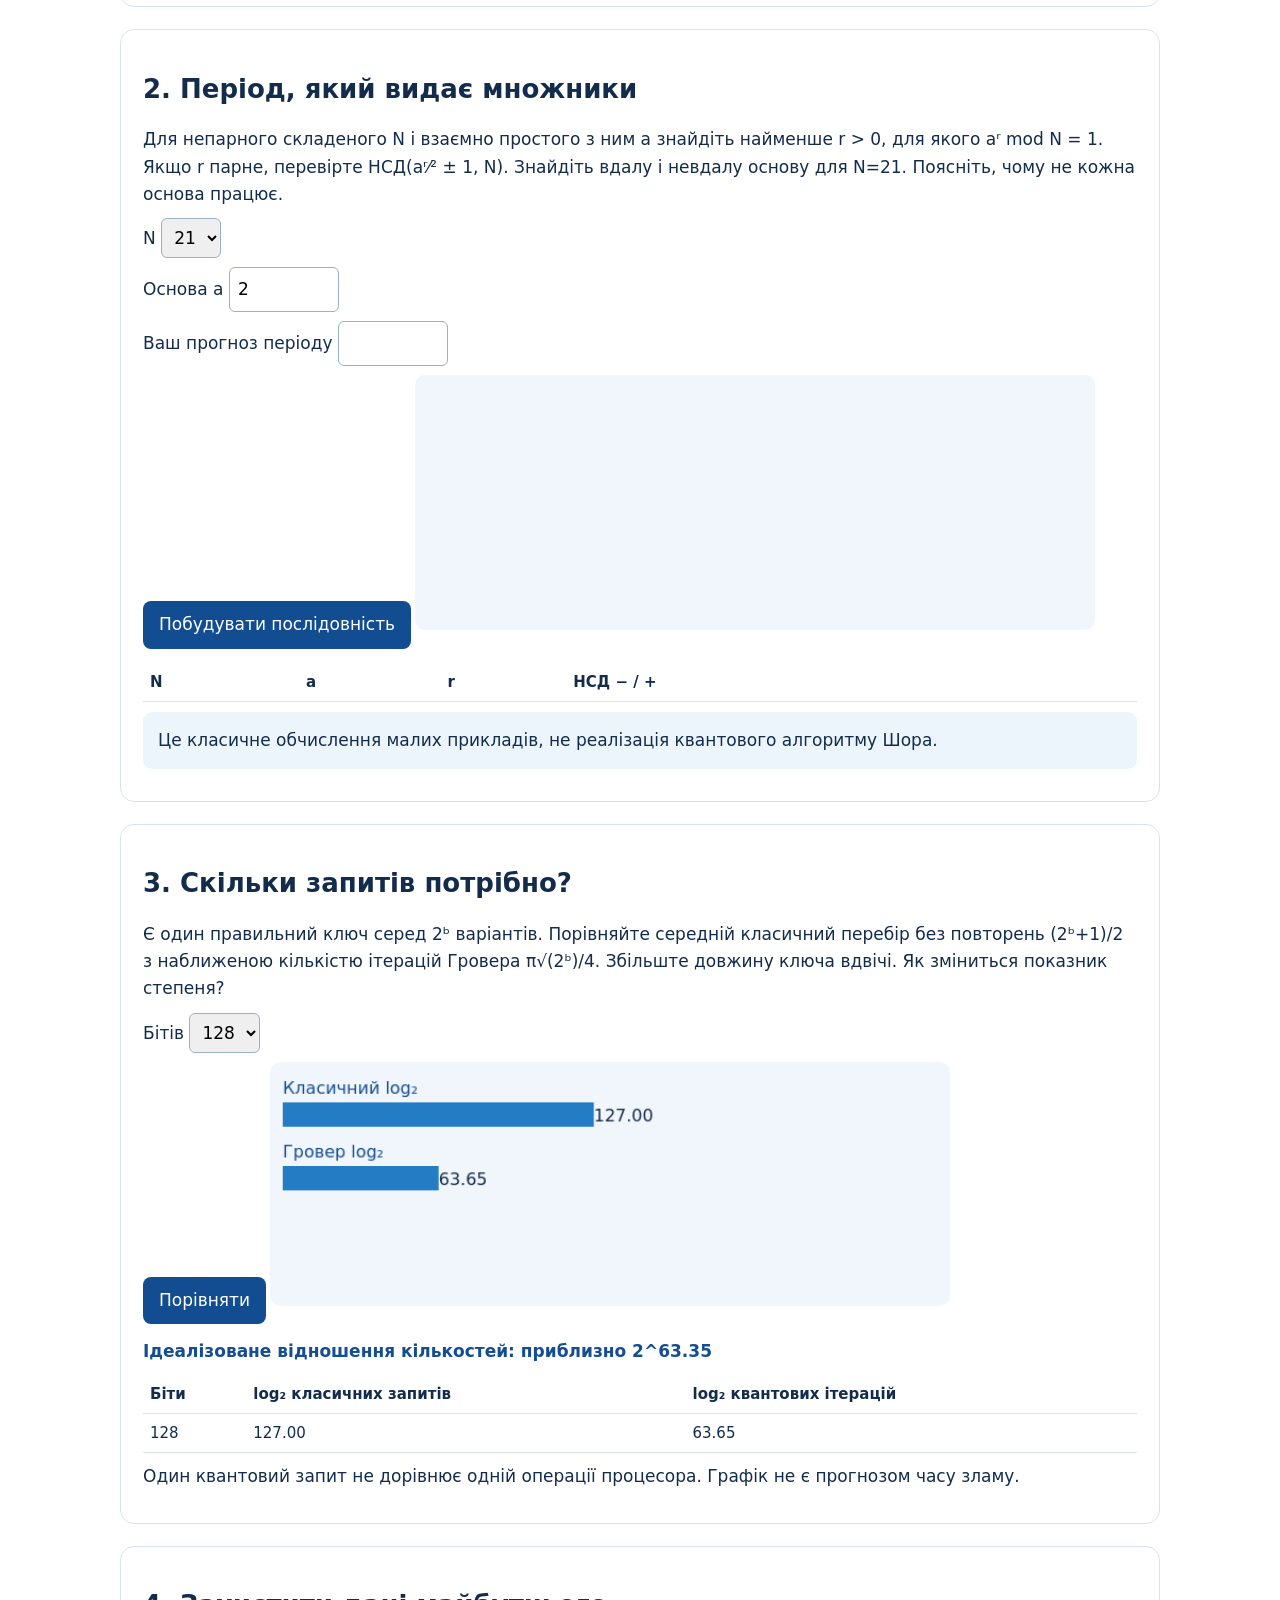
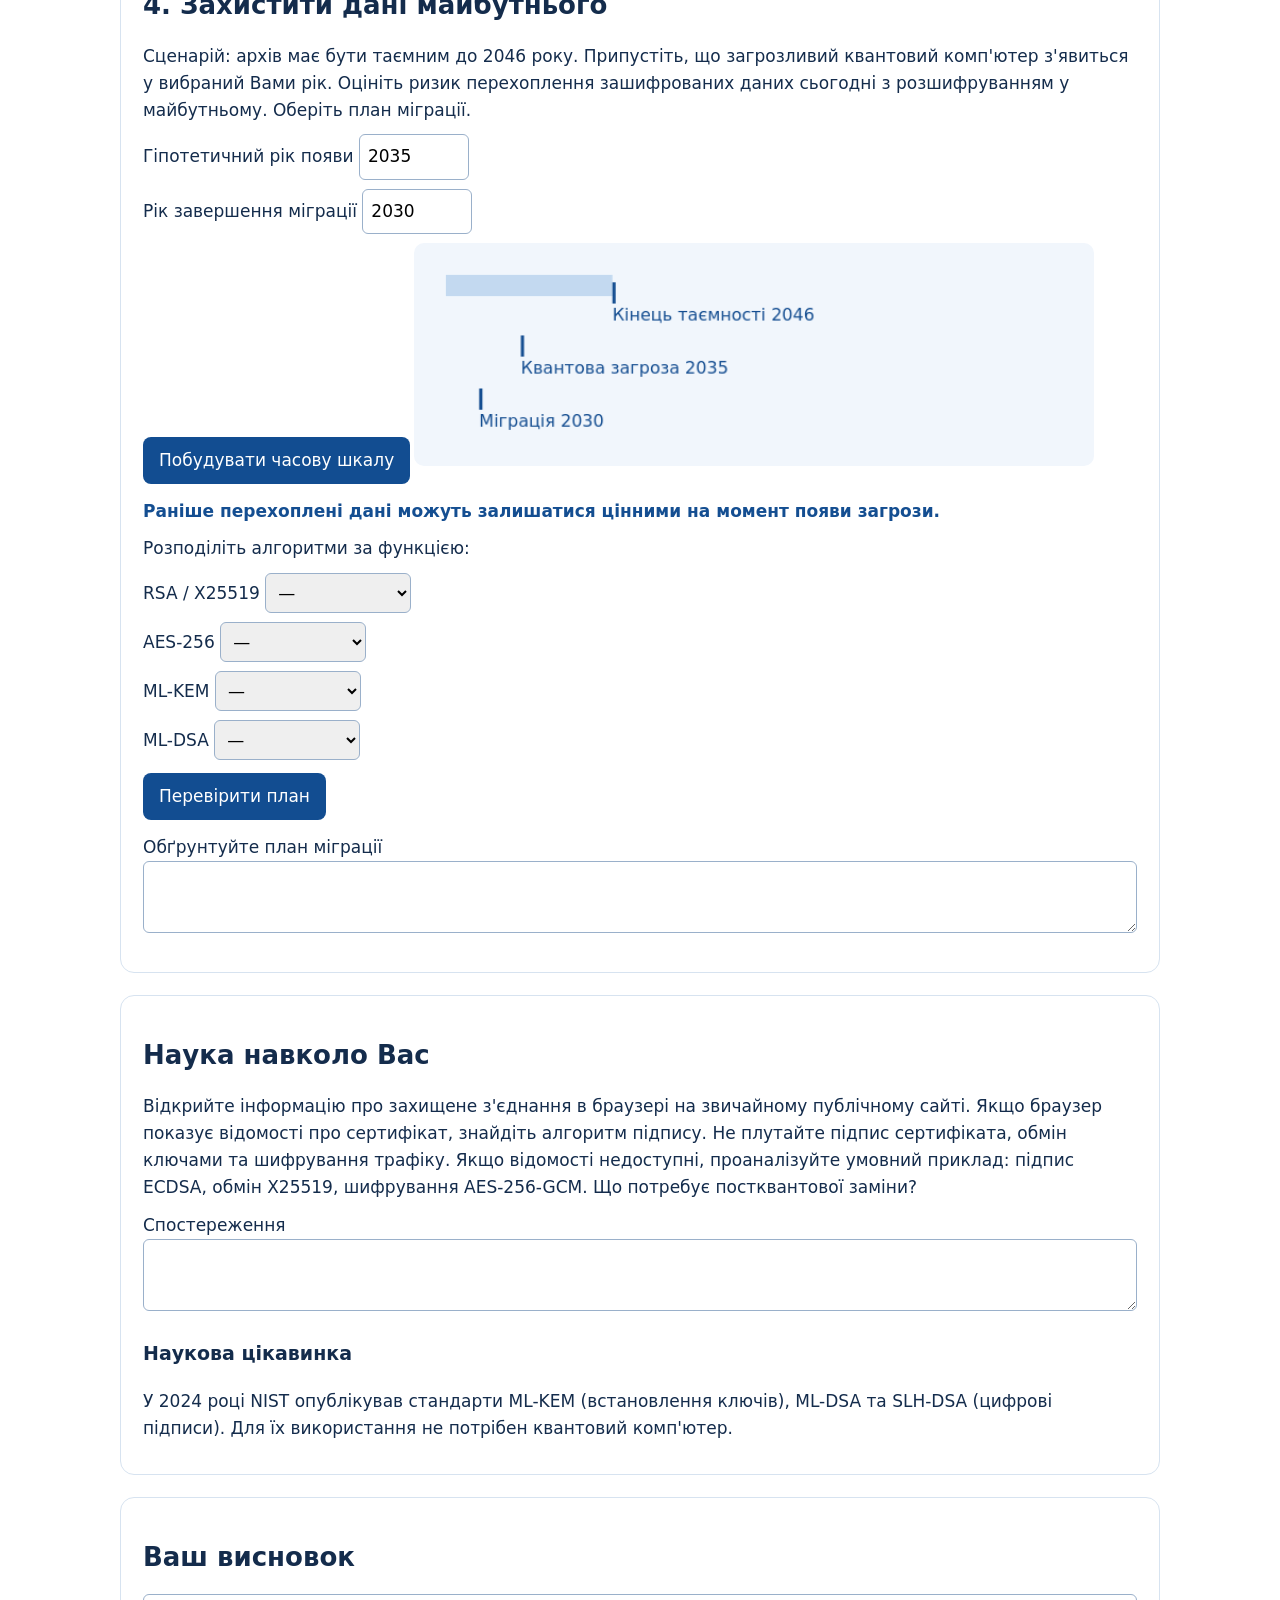
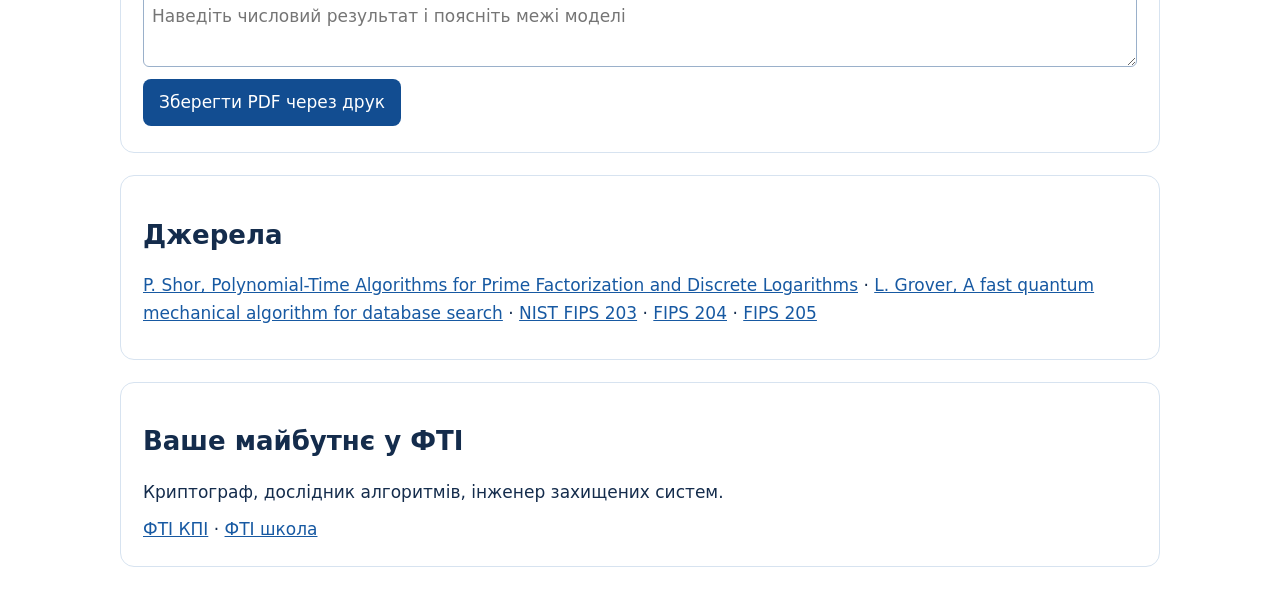
<file: research/09.html>
<!doctype html><html lang="uk"><meta charset="utf-8"><meta name="viewport" content="width=device-width,initial-scale=1"><title>День, коли старі шифри стануть безсилими · ФТІ</title><style>
*{box-sizing:border-box}body{margin:0;color:#142c4c;background:white;font:17px/1.6 system-ui,Segoe UI,Arial,sans-serif}main,header,footer{max-width:1080px;margin:auto;padding:20px}header{display:flex;gap:16px;align-items:center;border-bottom:1px solid #dce6f2}header img{width:48px}header a{margin-left:auto}a{color:#1759a2}h1{font-size:clamp(32px,5vw,50px);line-height:1.1;margin:10px 0}h2{font-size:26px;line-height:1.2}h3{font-size:19px}p{margin:10px 0}section,details{border:1px solid #d7e3f0;border-radius:14px;padding:22px;margin:22px 0}details summary{font-weight:bold;cursor:pointer}.hero,.split{display:grid;grid-template-columns:1fr 1fr;gap:24px;align-items:center}.hero img{width:100%;border-radius:12px}.tags{color:#245a96;font-size:14px;font-weight:700}.note{background:#edf5fc;padding:15px;border-radius:9px}button{background:#124d91;color:white;border:0;border-radius:8px;padding:10px 16px;font:inherit;cursor:pointer;margin:4px 4px 4px 0}input,select,textarea{font:inherit;border:1px solid #9ab0ca;border-radius:6px;padding:8px;max-width:100%}textarea{width:100%;min-height:70px}label{display:block;margin:9px 0}input[type=number]{width:110px}svg{width:100%;height:auto;background:#f1f6fc;border-radius:10px}table{border-collapse:collapse;width:100%;font-size:15px}td,th{border-bottom:1px solid #d7e3f0;padding:7px;text-align:left}.scroll{overflow-x:auto}.result{font-weight:650;color:#144e91;white-space:pre-line}.small{font-size:14px;color:#53677d}nav{display:flex;flex-wrap:wrap;gap:12px}footer{border-top:1px solid #d7e3f0}@media(max-width:650px){.hero,.split{grid-template-columns:1fr}section,details{padding:15px}main{padding:14px}header{font-size:14px}}@media print{button,nav,header a{display:none}section{break-inside:avoid}textarea{border:0}}
 .equation{font:600 19px monospace;overflow-wrap:anywhere;background:#edf5fc;padding:12px} .channel{display:grid;grid-template-columns:1fr 1fr 1fr;gap:8px;text-align:center}.channel div{padding:10px;background:#edf5fc;border-radius:8px;overflow-wrap:anywhere} pre{white-space:pre-wrap;overflow-wrap:anywhere} input[type=text]{width:100%} @media(max-width:420px){.channel{grid-template-columns:1fr}} canvas{width:100%;height:auto;background:#f1f6fc;border-radius:10px} .hero img{max-height:320px;object-fit:contain}</style><style>figure{margin:0}figcaption{font-size:14px;color:#53677d}canvas{width:100%;height:auto;max-width:680px;border-radius:10px} .hero img{max-height:340px;object-fit:contain}input[type=range]{width: min(100%,340px)} .swatches{display:flex;gap:8px}.swatches div{flex:1;padding:20px 5px;text-align:center;border-radius:8px} @media print{canvas{max-width:420px}}</style><body><header><strong>ФТІ. Вектор майбутнього</strong><a href="../index.html">Усі дослідження</a></header><main><div class="hero"><div><p class="tags">ДОСЛІДЖЕННЯ 09 · Криптографія · Прикладна математика · Кібербезпека</p><h1>День, коли старі шифри стануть безсилими</h1><p>Що зміниться, якщо з'явиться масштабований квантовий комп'ютер?</p></div><figure><img src="../images/research-09-hero.jpg" alt="Кріогенна установка квантового комп’ютера" style="width:100%;max-height:340px;object-fit:cover;border-radius:12px"><figcaption>Тематична ілюстрація, створена ШІ; не документальне фото і не вимірювання.</figcaption></figure></div><details><summary>Наукова схема</summary><figure><img src="../images/quantum-09.svg" alt="Схема квантової інтерференції"><figcaption>Наукова схема двох послідовних перетворень Адамара, не фотографія квантового пристрою.</figcaption></figure></details><section><h2>Ваш виклик</h2><p>Ви консультуєте організацію, яка зберігає конфіденційні дані десятиліттями. Визначте, які алгоритми потребують заміни і чому.</p><label>Гіпотеза<textarea id="hyp"></textarea></label></section><details><summary>Коротка теорія</summary><p>Кубіт описується амплітудами α, β, для яких |α|²+|β|²=1. Вимірювання дає один результат, а не всі можливі відповіді. Інтерференція амплітуд дозволяє підсилювати ймовірність потрібних результатів.</p><p>Алгоритм Шора використовує пошук періоду для факторизації та розв'язання задачі дискретного логарифма. Це загрожує RSA, класичному DH та ECC за наявності достатньо потужного відмовостійкого квантового комп'ютера. Алгоритм Гровера дає квадратичне прискорення неструктурованого пошуку в ідеальній моделі запитів, а не миттєвий злам AES.</p></details><section><h2>1. Інтерференція замість магії</h2><p>Після першого H стан кубіта має амплітуди 1/√2 та 1/√2. Між двома H можна змінити відносну фазу. Передбачте результат для 0°, 90°, 180°. Знайдіть фазу, за якої ймовірність одиниці становить 25%.</p><label>Фаза <input id="phase" type="range" min="0" max="360" value="90"> <span id="pv"></span></label><canvas id="prob" width="640" height="220"></canvas><button id="sample">100 модельних вимірювань</button><p id="obs" class="result"></p><table><thead><tr><th>Фаза</th><th>Теоретична P(1)</th><th>Частота 1</th></tr></thead><tbody id="pr"></tbody></table><p>Поясніть різницю між частотою і ймовірністю. Це класична симуляція одного кубіта.</p></section><section><h2>2. Період, який видає множники</h2><p>Для непарного складеного N і взаємно простого з ним a знайдіть найменше r &gt; 0, для якого aʳ mod N = 1. Якщо r парне, перевірте НСД(aʳ⁄² ± 1, N). Знайдіть вдалу і невдалу основу для N=21. Поясніть, чому не кожна основа працює.</p><label>N <select id="n"><option>15</option><option selected>21</option><option>35</option><option>77</option></select></label><label>Основа a <input id="a" type="number" min="2" max="76" value="2"></label><label>Ваш прогноз періоду <input id="guess" type="number" min="1"></label><button id="period">Побудувати послідовність</button><canvas id="seq" width="640" height="240"></canvas><p id="periodout" class="result"></p><table><thead><tr><th>N</th><th>a</th><th>r</th><th>НСД − / +</th></tr></thead><tbody id="perrows"></tbody></table><p class="note">Це класичне обчислення малих прикладів, не реалізація квантового алгоритму Шора.</p></section><section><h2>3. Скільки запитів потрібно?</h2><p>Є один правильний ключ серед 2ᵇ варіантів. Порівняйте середній класичний перебір без повторень (2ᵇ+1)/2 з наближеною кількістю ітерацій Гровера π√(2ᵇ)/4. Збільште довжину ключа вдвічі. Як зміниться показник степеня?</p><label>Бітів <select id="bits"><option>16</option><option>32</option><option>64</option><option selected>128</option><option>192</option><option>256</option></select></label><button id="compare">Порівняти</button><canvas id="cost" width="640" height="230"></canvas><p id="costout" class="result"></p><table><thead><tr><th>Біти</th><th>log₂ класичних запитів</th><th>log₂ квантових ітерацій</th></tr></thead><tbody id="cr"></tbody></table><p>Один квантовий запит не дорівнює одній операції процесора. Графік не є прогнозом часу зламу.</p></section><section><h2>4. Захистити дані майбутнього</h2><p>Сценарій: архів має бути таємним до 2046 року. Припустіть, що загрозливий квантовий комп'ютер з'явиться у вибраний Вами рік. Оцініть ризик перехоплення зашифрованих даних сьогодні з розшифруванням у майбутньому. Оберіть план міграції.</p><label>Гіпотетичний рік появи <input id="year" type="number" min="2026" max="2100" value="2035"></label><label>Рік завершення міграції <input id="mig" type="number" min="2026" max="2100" value="2030"></label><button id="risk">Побудувати часову шкалу</button><canvas id="timeline" width="640" height="210"></canvas><p id="riskout" class="result"></p><p>Розподіліть алгоритми за функцією:</p><div id="choices"></div><button id="check">Перевірити план</button><p id="feedback" class="result"></p><label>Обґрунтуйте план міграції<textarea id="plan"></textarea></label></section><section><h2>Наука навколо Вас</h2><p>Відкрийте інформацію про захищене з'єднання в браузері на звичайному публічному сайті. Якщо браузер показує відомості про сертифікат, знайдіть алгоритм підпису. Не плутайте підпис сертифіката, обмін ключами та шифрування трафіку. Якщо відомості недоступні, проаналізуйте умовний приклад: підпис ECDSA, обмін X25519, шифрування AES-256-GCM. Що потребує постквантової заміни?</p><label>Спостереження<textarea id="real"></textarea></label><h3>Наукова цікавинка</h3><p>У 2024 році NIST опублікував стандарти ML-KEM (встановлення ключів), ML-DSA та SLH-DSA (цифрові підписи). Для їх використання не потрібен квантовий комп'ютер.</p></section><section><h2>Ваш висновок</h2><textarea id="conclusion" placeholder="Наведіть числовий результат і поясніть межі моделі"></textarea><button onclick="print()">Зберегти PDF через друк</button></section><section><h2>Джерела</h2><p><a href="https://doi.org/10.1137/S0097539795293172">P. Shor, Polynomial-Time Algorithms for Prime Factorization and Discrete Logarithms</a> · <a href="https://doi.org/10.1145/237814.237866">L. Grover, A fast quantum mechanical algorithm for database search</a> · <a href="https://csrc.nist.gov/pubs/fips/203/final">NIST FIPS 203</a> · <a href="https://csrc.nist.gov/pubs/fips/204/final">FIPS 204</a> · <a href="https://csrc.nist.gov/pubs/fips/205/final">FIPS 205</a></p></section><section><h2>Ваше майбутнє у ФТІ</h2><p>Криптограф, дослідник алгоритмів, інженер захищених систем.</p><a href="https://ipt.kpi.ua">ФТІ КПІ</a> · <a href="https://t.me/iptschool">ФТІ школа</a></section></main><script>
const $=id=>document.getElementById(id), row=(id,vals)=>{let r=$(id).insertRow();vals.forEach(v=>r.insertCell().textContent=v)}, ctx=id=>{let c=$(id),g=c.getContext('2d');g.clearRect(0,0,c.width,c.height);g.font='16px system-ui';return g};function bars(id,values,labels,max){let g=ctx(id);values.forEach((v,i)=>{let y=30+i*60;g.fillStyle='#154e91';g.fillText(labels[i],12,y);g.fillStyle='#247cc4';g.fillRect(12,y+8,Math.max(0,590*v/max),23);g.fillStyle='#142c4c';g.fillText(v.toFixed(2),12+Math.min(530,590*v/max),y+26)})}function prob(){let p=Math.sin(+$('phase').value*Math.PI/360)**2;$('pv').textContent=$('phase').value+'°';bars('prob',[1-p,p],['P(0)','P(1)'],1);return p}$('phase').oninput=prob;$('sample').onclick=()=>{let p=prob(),k=0;for(let i=0;i<100;i++)if(Math.random()<p)k++;row('pr',[$('phase').value,p.toFixed(3),k/100]);$('obs').textContent=`Одиниць: ${k} зі 100`};const gcd=(a,b)=>b?gcd(b,a%b):Math.abs(a);$('period').onclick=()=>{let n=+$('n').value,a=+$('a').value;if(!Number.isInteger(a)||a<2||a>=n){$('periodout').textContent='Виберіть цілу основу від 2 до N−1';return}if(gcd(a,n)!==1){$('periodout').textContent='НСД вже дає множник: '+gcd(a,n);return}let v=1,r=0,vs=[1];do{v=v*a%n;vs.push(v);r++}while(v!==1&&r<n);let x=1;for(let i=0;i<Math.floor(r/2);i++)x=x*a%n;let f=r%2?['—','—']:[gcd(x-1,n),gcd(x+1,n)];let g=ctx('seq');g.fillStyle='#154e91';g.fillText('Залишок aᵏ mod N',15,22);vs.forEach((v,i)=>{let px=30+580*i/r,py=210-170*v/n;g.fillRect(px-3,py-3,6,6)});g.fillText('k = 0 … '+r,30,232);$('periodout').textContent=`Період ${r}. НСД: ${f.join(' / ')}. `+(+$('guess').value===r?'Прогноз збігся.':'Порівняйте з прогнозом.');row('perrows',[n,a,r,f.join(' / ')])};$('compare').onclick=()=>{let b=+$('bits').value,c=b-1+Math.log2(1+2**(-b)),q=b/2+Math.log2(Math.PI/4);bars('cost',[c,q],['Класичний log₂','Гровер log₂'],256);row('cr',[b,c.toFixed(2),q.toFixed(2)]);$('costout').textContent=`Ідеалізоване відношення кількостей: приблизно 2^${(c-q).toFixed(2)}`};$('risk').onclick=()=>{let y=+$('year').value,m=+$('mig').value;if(y<2026||m<2026||y>2100||m>2100)return;let g=ctx('timeline'),x=t=>30+580*(t-2026)/74;g.fillStyle='#c3d9f0';g.fillRect(x(2026),30,x(2046)-x(2026),20);[[2046,'Кінець таємності',55],[y,'Квантова загроза',105],[m,'Міграція',155]].forEach(([t,l,h])=>{g.fillStyle='#154e91';g.fillRect(x(t),h-18,3,20);g.fillText(l+' '+t,Math.min(x(t),420),h+18)});$('riskout').textContent=y<2046?'Раніше перехоплені дані можуть залишатися цінними на момент появи загрози.':'У цьому сценарії загроза виникає після завершення заданого строку таємності.'};let items=[['RSA / X25519','заміна'],['AES-256','симетричне'],['ML-KEM','ключ'],['ML-DSA','підпис']];items.forEach(([name],i)=>{let l=document.createElement('label');l.textContent=name+' ';let s=document.createElement('select');s.id='ch'+i;['—','заміна','симетричне','ключ','підпис'].forEach(v=>s.add(new Option(v,v)));l.append(s);$('choices').append(l)});$('check').onclick=()=>{$('feedback').textContent=items.map(([name,v],i)=>name+': '+($('ch'+i).value===v?'відповідає функції':'перегляньте теорію')).join('\n')};document.querySelectorAll('textarea').forEach(t=>{try{t.value=localStorage.getItem('fti09-'+t.id)||'';t.oninput=()=>localStorage.setItem('fti09-'+t.id,t.value)}catch{}});prob();$('compare').click();$('risk').click();</script></body></html>
</file>
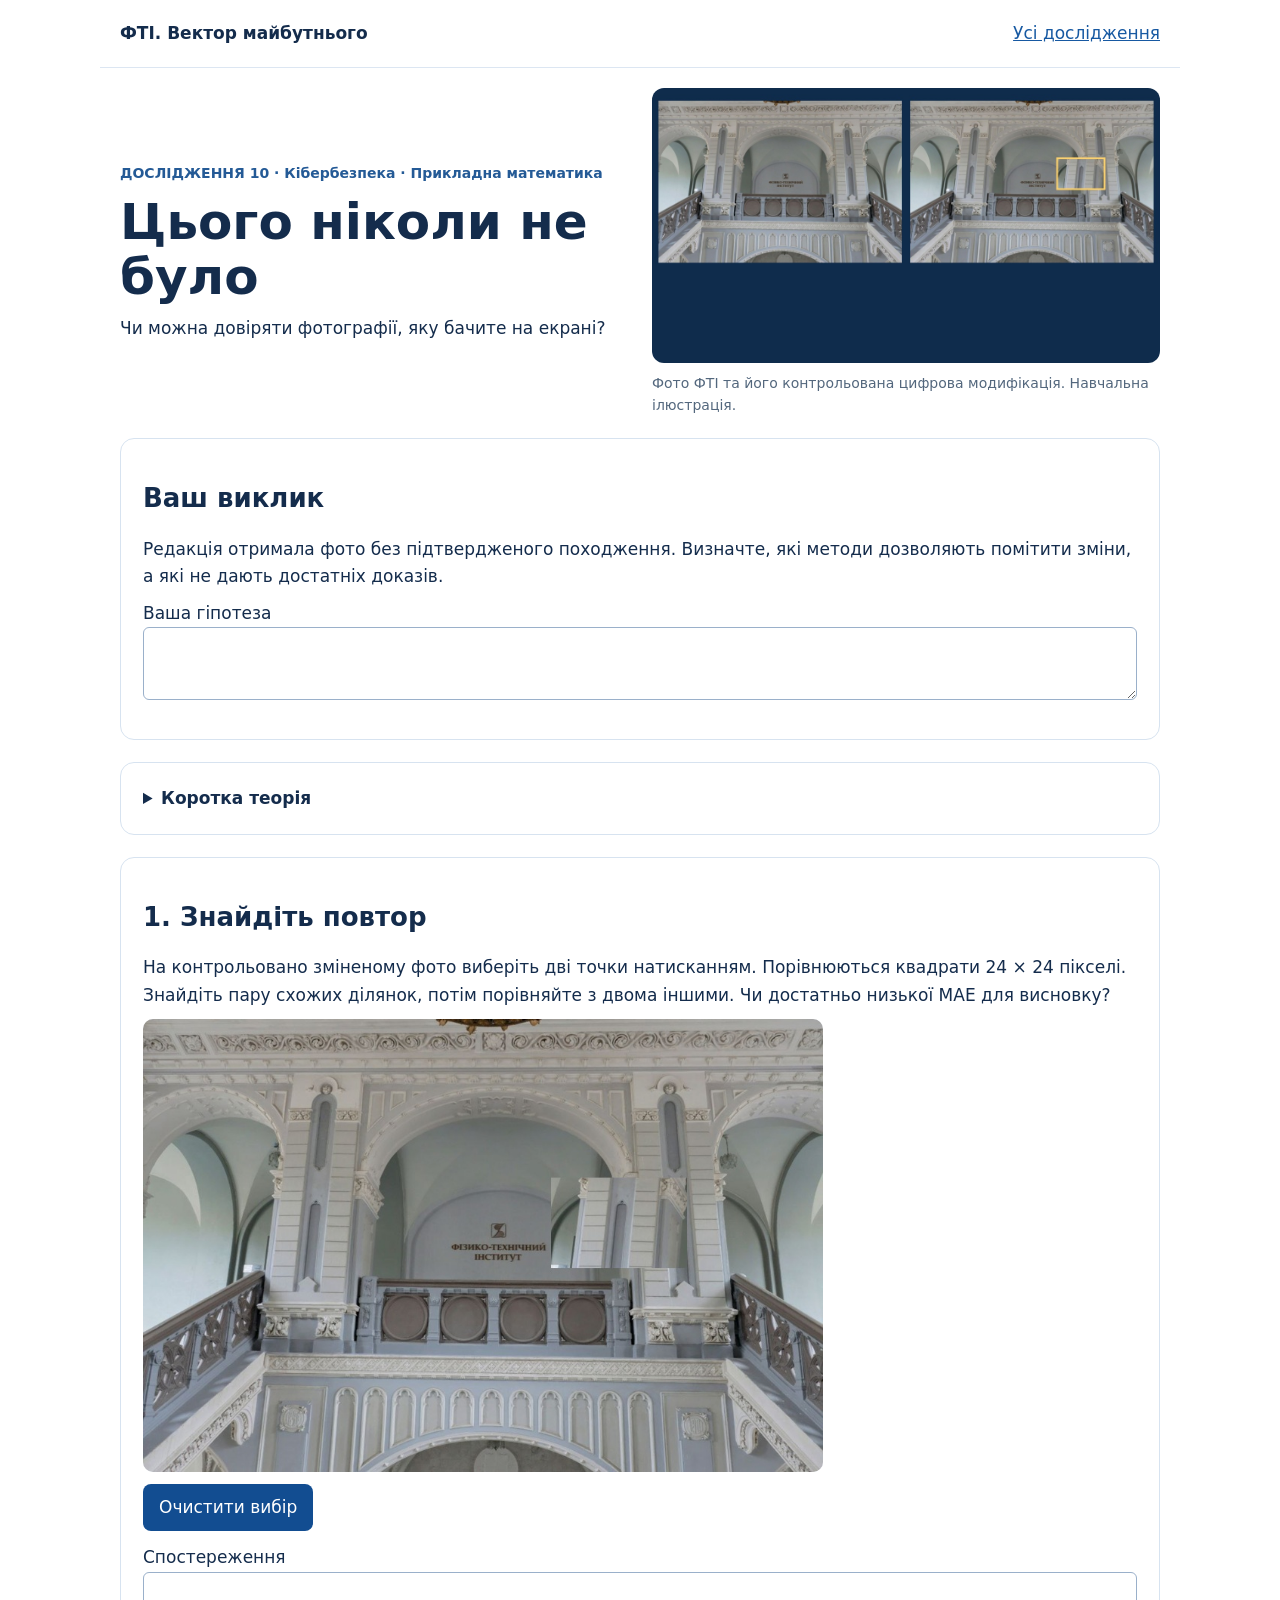
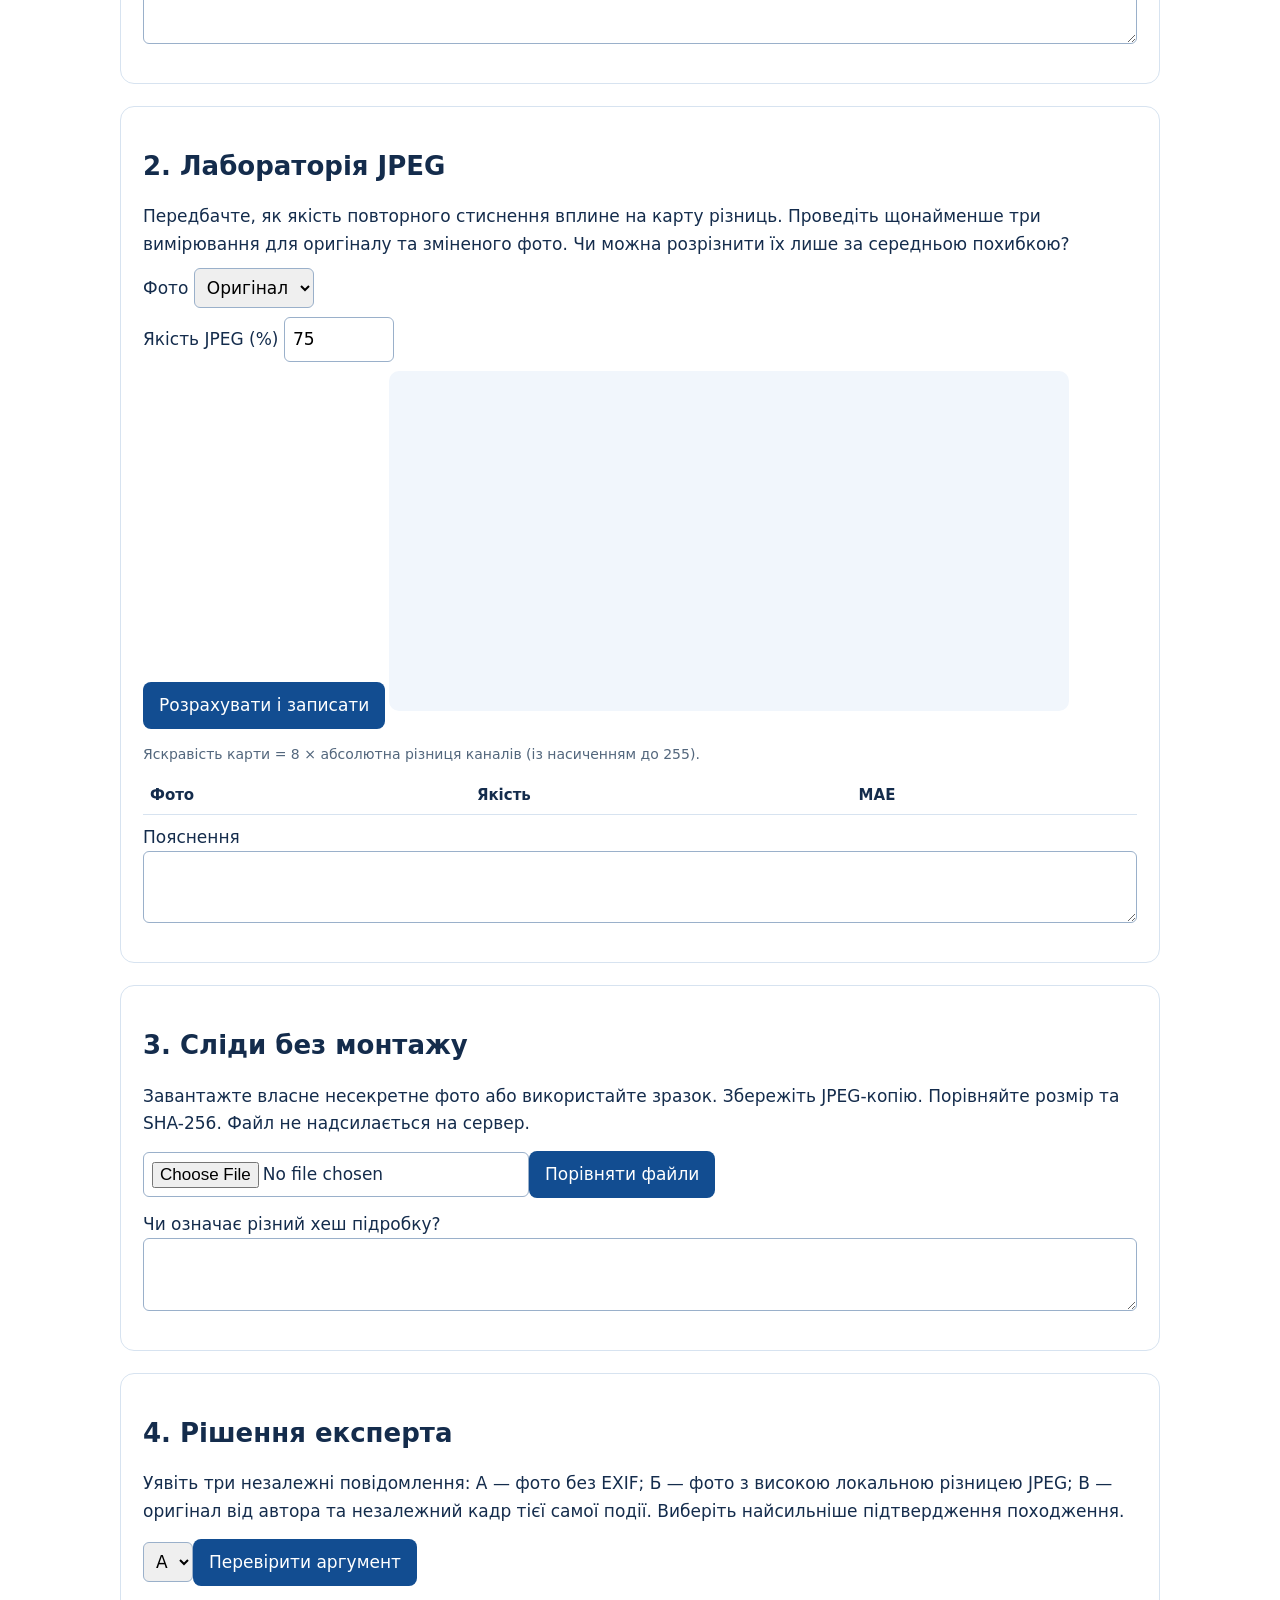
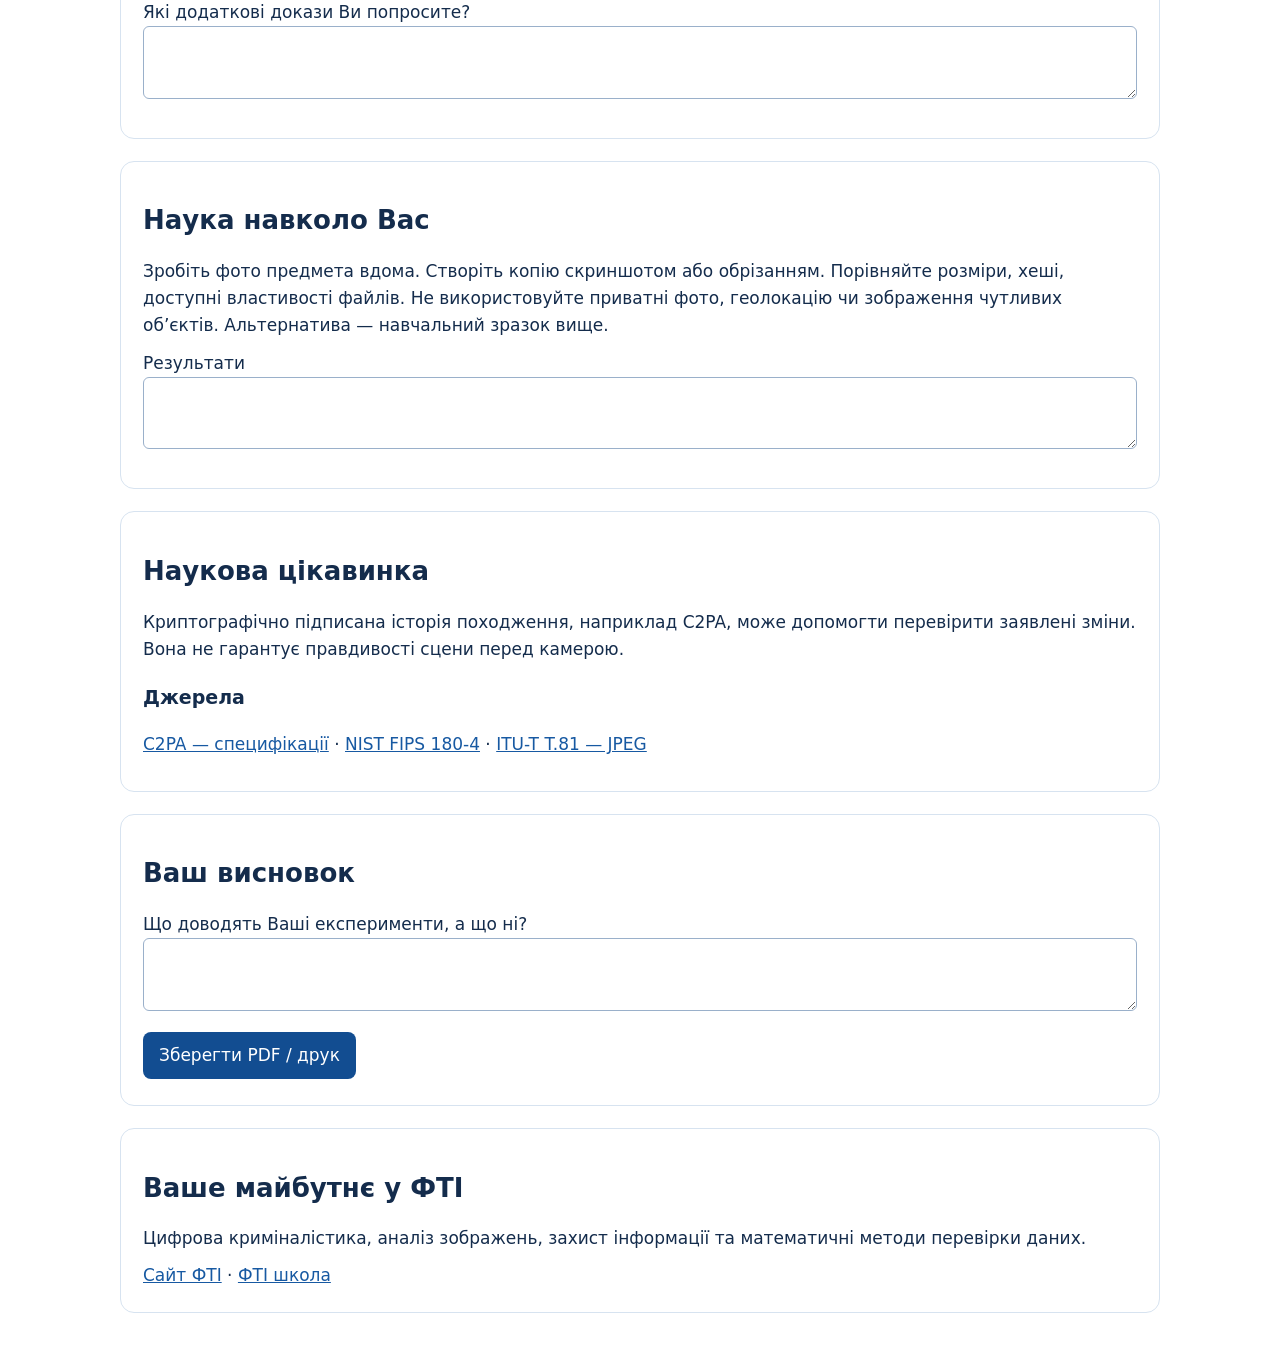
<file: research/10.html>
<!doctype html><html lang="uk"><meta charset="utf-8"><meta name="viewport" content="width=device-width,initial-scale=1"><title>Цього ніколи не було · ФТІ</title><style>
*{box-sizing:border-box}body{margin:0;color:#142c4c;background:white;font:17px/1.6 system-ui,Segoe UI,Arial,sans-serif}main,header,footer{max-width:1080px;margin:auto;padding:20px}header{display:flex;gap:16px;align-items:center;border-bottom:1px solid #dce6f2}header img{width:48px}header a{margin-left:auto}a{color:#1759a2}h1{font-size:clamp(32px,5vw,50px);line-height:1.1;margin:10px 0}h2{font-size:26px;line-height:1.2}h3{font-size:19px}p{margin:10px 0}section,details{border:1px solid #d7e3f0;border-radius:14px;padding:22px;margin:22px 0}details summary{font-weight:bold;cursor:pointer}.hero,.split{display:grid;grid-template-columns:1fr 1fr;gap:24px;align-items:center}.hero img{width:100%;border-radius:12px}.tags{color:#245a96;font-size:14px;font-weight:700}.note{background:#edf5fc;padding:15px;border-radius:9px}button{background:#124d91;color:white;border:0;border-radius:8px;padding:10px 16px;font:inherit;cursor:pointer;margin:4px 4px 4px 0}input,select,textarea{font:inherit;border:1px solid #9ab0ca;border-radius:6px;padding:8px;max-width:100%}textarea{width:100%;min-height:70px}label{display:block;margin:9px 0}input[type=number]{width:110px}svg{width:100%;height:auto;background:#f1f6fc;border-radius:10px}table{border-collapse:collapse;width:100%;font-size:15px}td,th{border-bottom:1px solid #d7e3f0;padding:7px;text-align:left}.scroll{overflow-x:auto}.result{font-weight:650;color:#144e91;white-space:pre-line}.small{font-size:14px;color:#53677d}nav{display:flex;flex-wrap:wrap;gap:12px}footer{border-top:1px solid #d7e3f0}@media(max-width:650px){.hero,.split{grid-template-columns:1fr}section,details{padding:15px}main{padding:14px}header{font-size:14px}}@media print{button,nav,header a{display:none}section{break-inside:avoid}textarea{border:0}}
 .equation{font:600 19px monospace;overflow-wrap:anywhere;background:#edf5fc;padding:12px} .channel{display:grid;grid-template-columns:1fr 1fr 1fr;gap:8px;text-align:center}.channel div{padding:10px;background:#edf5fc;border-radius:8px;overflow-wrap:anywhere} pre{white-space:pre-wrap;overflow-wrap:anywhere} input[type=text]{width:100%} @media(max-width:420px){.channel{grid-template-columns:1fr}} canvas{width:100%;height:auto;background:#f1f6fc;border-radius:10px} .hero img{max-height:320px;object-fit:contain}figure{margin:0}figcaption{font-size:14px;color:#53677d}canvas{width:100%;height:auto;max-width:680px;border-radius:10px} .hero img{max-height:340px;object-fit:contain}input[type=range]{width: min(100%,340px)} .swatches{display:flex;gap:8px}.swatches div{flex:1;padding:20px 5px;text-align:center;border-radius:8px} @media print{canvas{max-width:420px}} .pair{display:grid;grid-template-columns:1fr 1fr;gap:12px}.pair img{width:100%;height:auto}canvas{touch-action:manipulation} output{display:block;color:#154d91;font-weight:bold} @media(max-width:600px){.pair{grid-template-columns:1fr}}</style><header><strong>ФТІ. Вектор майбутнього</strong><a href="../index.html">Усі дослідження</a></header><main><div class="hero"><div><p class="tags">ДОСЛІДЖЕННЯ 10 · Кібербезпека · Прикладна математика</p><h1>Цього ніколи не було</h1><p>Чи можна довіряти фотографії, яку бачите на екрані?</p></div><figure><img src="../images/forgery-hero.jpg" alt="Два варіанти фотографії інституту"><figcaption>Фото ФТІ та його контрольована цифрова модифікація. Навчальна ілюстрація.</figcaption></figure></div><section><h2>Ваш виклик</h2><p>Редакція отримала фото без підтвердженого походження. Визначте, які методи дозволяють помітити зміни, а які не дають достатніх доказів.</p><label>Ваша гіпотеза<textarea id="hyp"></textarea></label></section><details><summary>Коротка теорія</summary><p>Зображення — масив пікселів. Копіювання ділянки може створити повторювані структури. Для двох ділянок можна обчислити середню абсолютну різницю (MAE): суму модулів різниць каналів RGB, поділену на кількість значень. Нуль означає збіг, але не доводить підробку.</p><p>JPEG використовує втратне стиснення. Повторне кодування змінює пікселі навіть без монтажу. Карта різниць після повторного стиснення (ELA) не є детектором істини. Метадані можна змінити або втратити. Походження та незалежні джерела важливіші за окрему ознаку.</p></details><section><h2>1. Знайдіть повтор</h2><p>На контрольовано зміненому фото виберіть дві точки натисканням. Порівнюються квадрати 24 × 24 пікселі. Знайдіть пару схожих ділянок, потім порівняйте з двома іншими. Чи достатньо низької MAE для висновку?</p><canvas id="photo"></canvas><output id="match"></output><button id="reset">Очистити вибір</button><label>Спостереження<textarea id="obs1"></textarea></label></section><section><h2>2. Лабораторія JPEG</h2><p>Передбачте, як якість повторного стиснення вплине на карту різниць. Проведіть щонайменше три вимірювання для оригіналу та зміненого фото. Чи можна розрізнити їх лише за середньою похибкою?</p><label>Фото <select id="src"><option value="original">Оригінал</option><option value="edited">Змінене</option></select></label><label>Якість JPEG (%) <input id="quality" type="number" min="10" max="100" value="75"></label><button id="ela">Розрахувати і записати</button><canvas id="diff"></canvas><p class="small">Яскравість карти = 8 × абсолютна різниця каналів (із насиченням до 255).</p><output id="err"></output><table><thead><tr><th>Фото</th><th>Якість</th><th>MAE</th></tr></thead><tbody id="rows"></tbody></table><label>Пояснення<textarea id="obs2"></textarea></label></section><section><h2>3. Сліди без монтажу</h2><p>Завантажте власне несекретне фото або використайте зразок. Збережіть JPEG-копію. Порівняйте розмір та SHA-256. Файл не надсилається на сервер.</p><input id="local" type="file" accept="image/*"><button id="hash">Порівняти файли</button><output id="hashout" style="overflow-wrap:anywhere"></output><label>Чи означає різний хеш підробку?<textarea id="obs3"></textarea></label></section><section><h2>4. Рішення експерта</h2><p>Уявіть три незалежні повідомлення: А — фото без EXIF; Б — фото з високою локальною різницею JPEG; В — оригінал від автора та незалежний кадр тієї самої події. Виберіть найсильніше підтвердження походження.</p><select id="choice"><option value="a">А</option><option value="b">Б</option><option value="c">В</option></select><button id="judge">Перевірити аргумент</button><output id="judged"></output><label>Які додаткові докази Ви попросите?<textarea id="obs4"></textarea></label></section><section><h2>Наука навколо Вас</h2><p>Зробіть фото предмета вдома. Створіть копію скриншотом або обрізанням. Порівняйте розміри, хеші, доступні властивості файлів. Не використовуйте приватні фото, геолокацію чи зображення чутливих об’єктів. Альтернатива — навчальний зразок вище.</p><label>Результати<textarea id="home"></textarea></label></section><section><h2>Наукова цікавинка</h2><p>Криптографічно підписана історія походження, наприклад C2PA, може допомогти перевірити заявлені зміни. Вона не гарантує правдивості сцени перед камерою.</p><h3>Джерела</h3><p><a href="https://c2pa.org/specifications/">C2PA — специфікації</a> · <a href="https://csrc.nist.gov/pubs/fips/180-4/upd1/final">NIST FIPS 180-4</a> · <a href="https://www.itu.int/rec/T-REC-T.81">ITU-T T.81 — JPEG</a></p></section><section><h2>Ваш висновок</h2><label>Що доводять Ваші експерименти, а що ні?<textarea id="conclusion"></textarea></label><button onclick="window.print()">Зберегти PDF / друк</button></section><section><h2>Ваше майбутнє у ФТІ</h2><p>Цифрова криміналістика, аналіз зображень, захист інформації та математичні методи перевірки даних.</p><a href="https://ipt.kpi.ua/">Сайт ФТІ</a> · <a href="https://t.me/iptschool">ФТІ школа</a></section></main><script>const $=id=>document.getElementById(id);const load=src=>new Promise((resolve,reject)=>{let i=new Image();i.onload=()=>resolve(i);i.onerror=reject;i.src=src});const path=k=>'../images/evidence-'+k+'.jpg';function draw(c,i){c.width=i.width;c.height=i.height;c.getContext('2d').drawImage(i,0,0)}let points=[],base;load(path('edited')).then(i=>{base=i;draw($('photo'),i)});$('photo').onclick=e=>{if(!base)return;let c=$('photo'),r=c.getBoundingClientRect(),x=Math.max(12,Math.min(c.width-12,Math.round((e.clientX-r.left)*c.width/r.width))),y=Math.max(12,Math.min(c.height-12,Math.round((e.clientY-r.top)*c.height/r.height)));if(points.length===2)points=[];points.push([x,y]);draw(c,base);let ctx=c.getContext('2d');if(points.length===2){let a=ctx.getImageData(points[0][0]-12,points[0][1]-12,24,24).data,b=ctx.getImageData(points[1][0]-12,points[1][1]-12,24,24).data,s=0;for(let j=0;j<a.length;j++)if(j%4!==3)s+=Math.abs(a[j]-b[j]);$('match').textContent='MAE: '+(s/(24*24*3)).toFixed(2)}else $('match').textContent='Виберіть другу точку';ctx.strokeStyle='#ffcb39';ctx.lineWidth=3;for(let [x,y] of points)ctx.strokeRect(x-12,y-12,24,24)};$('reset').onclick=()=>{points=[];if(base)draw($('photo'),base);$('match').textContent=''};const blob=(c,q)=>new Promise(r=>c.toBlob(r,'image/jpeg',q));$('ela').onclick=async()=>{let k=$('src').value,q=Math.max(10,Math.min(100,Number($('quality').value)||75)),c=$('diff'),i=await load(path(k));draw(c,i);let ctx=c.getContext('2d'),a=ctx.getImageData(0,0,c.width,c.height),u=URL.createObjectURL(await blob(c,q/100)),j=await load(u);draw(c,j);URL.revokeObjectURL(u);let b=ctx.getImageData(0,0,c.width,c.height),s=0;for(let n=0;n<a.data.length;n++)if(n%4!==3){let v=Math.abs(a.data[n]-b.data[n]);s+=v;b.data[n]=Math.min(255,v*8)}ctx.putImageData(b,0,0);let m=(s/(c.width*c.height*3)).toFixed(3);$('err').textContent='MAE = '+m;let row=$('rows').insertRow();for(let v of [k==='original'?'Оригінал':'Змінене',q,m])row.insertCell().textContent=v};async function digest(b){return Array.from(new Uint8Array(await crypto.subtle.digest('SHA-256',await b.arrayBuffer())),v=>v.toString(16).padStart(2,'0')).join('')} $('hash').onclick=async()=>{try{let f=$('local').files[0]||await(await fetch(path('original'))).blob();if(f.size>20000000)throw Error('Оберіть файл до 20 МБ');let u=URL.createObjectURL(f),i=await load(u),c=document.createElement('canvas');draw(c,i);URL.revokeObjectURL(u);let b=await blob(c,.75);$('hashout').textContent='Початковий: '+f.size+' Б · '+await digest(f)+'\nКопія: '+b.size+' Б · '+await digest(b)}catch(e){$('hashout').textContent='Не вдалося: '+e.message}};$('judge').onclick=()=>{$('judged').textContent=$('choice').value==='c'?'В — незалежне підтвердження сильніше, але також потребує перевірки.':'Ця ознака може виникнути без підробки. Порівняйте з незалежним підтвердженням.'};document.querySelectorAll('textarea').forEach(t=>{try{t.value=localStorage.getItem('fti10-'+t.id)||'';t.oninput=()=>localStorage.setItem('fti10-'+t.id,t.value)}catch(e){}});</script></html>
</file>
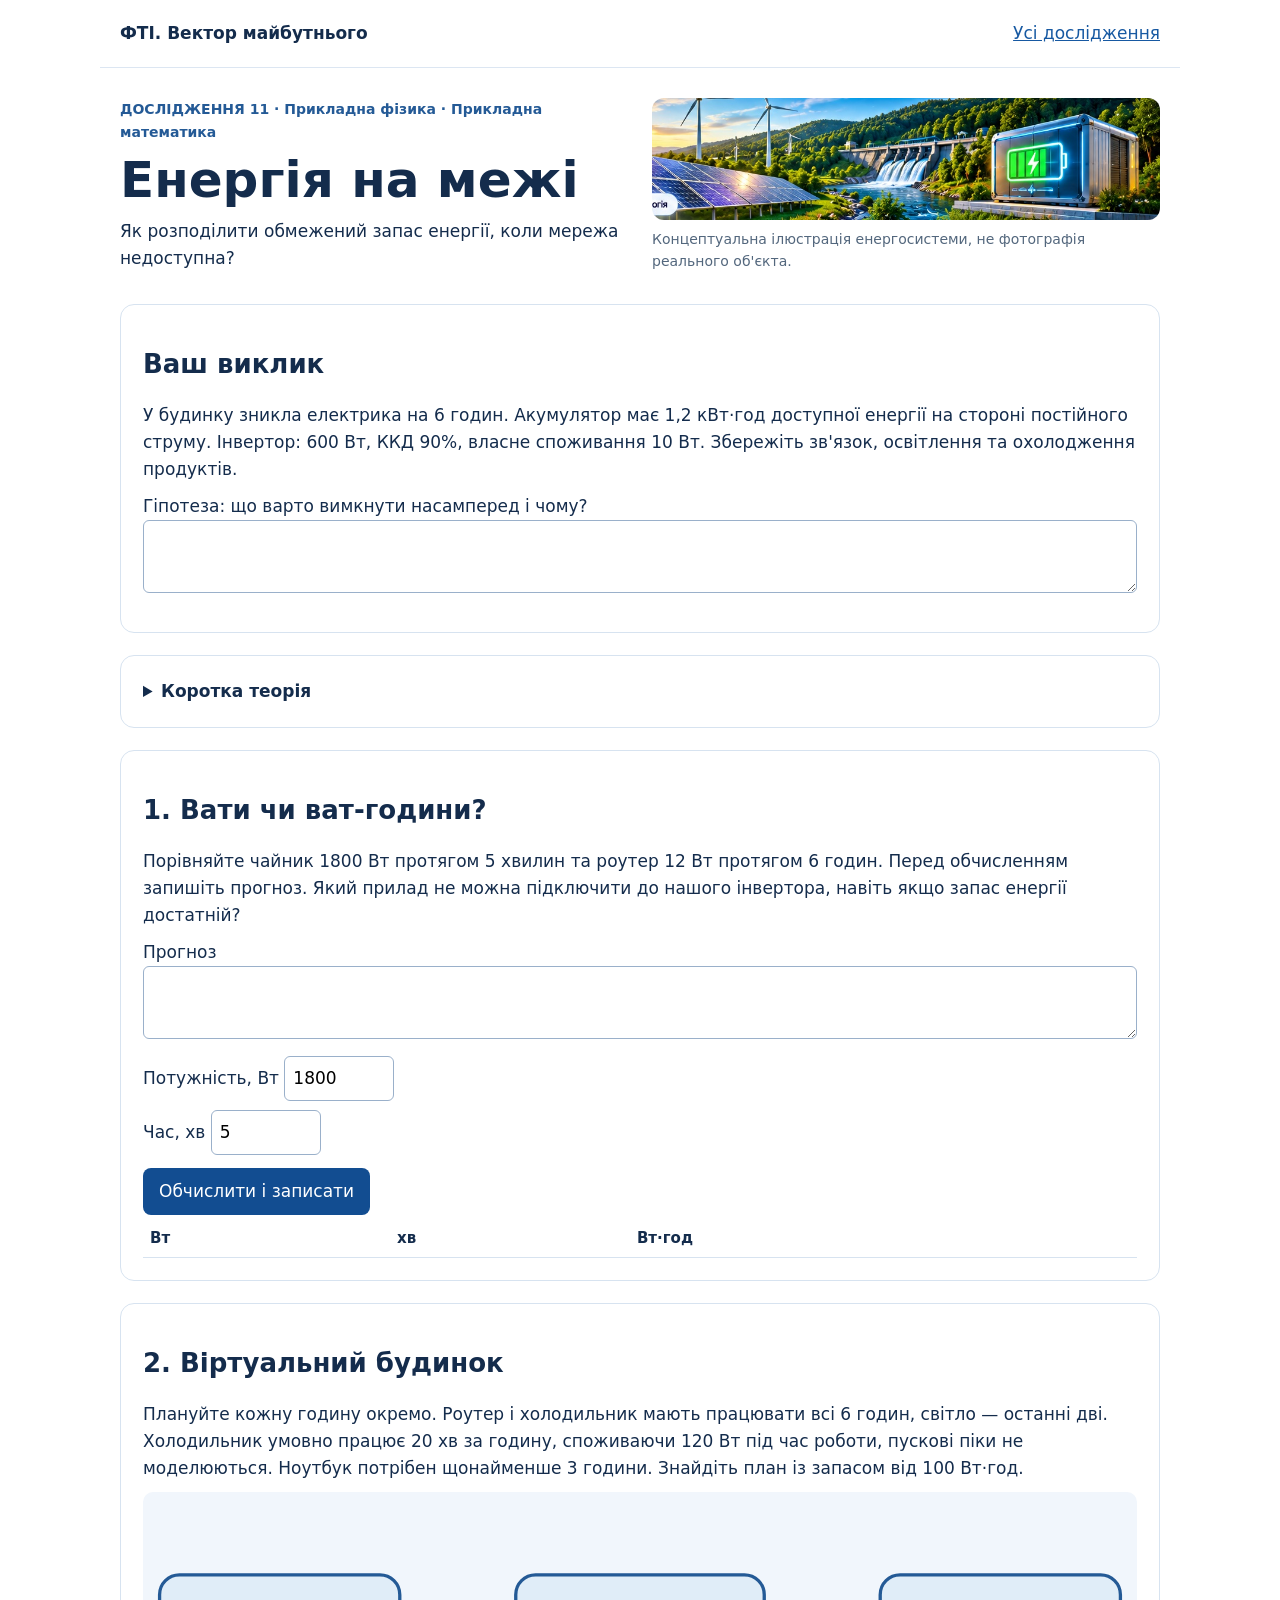
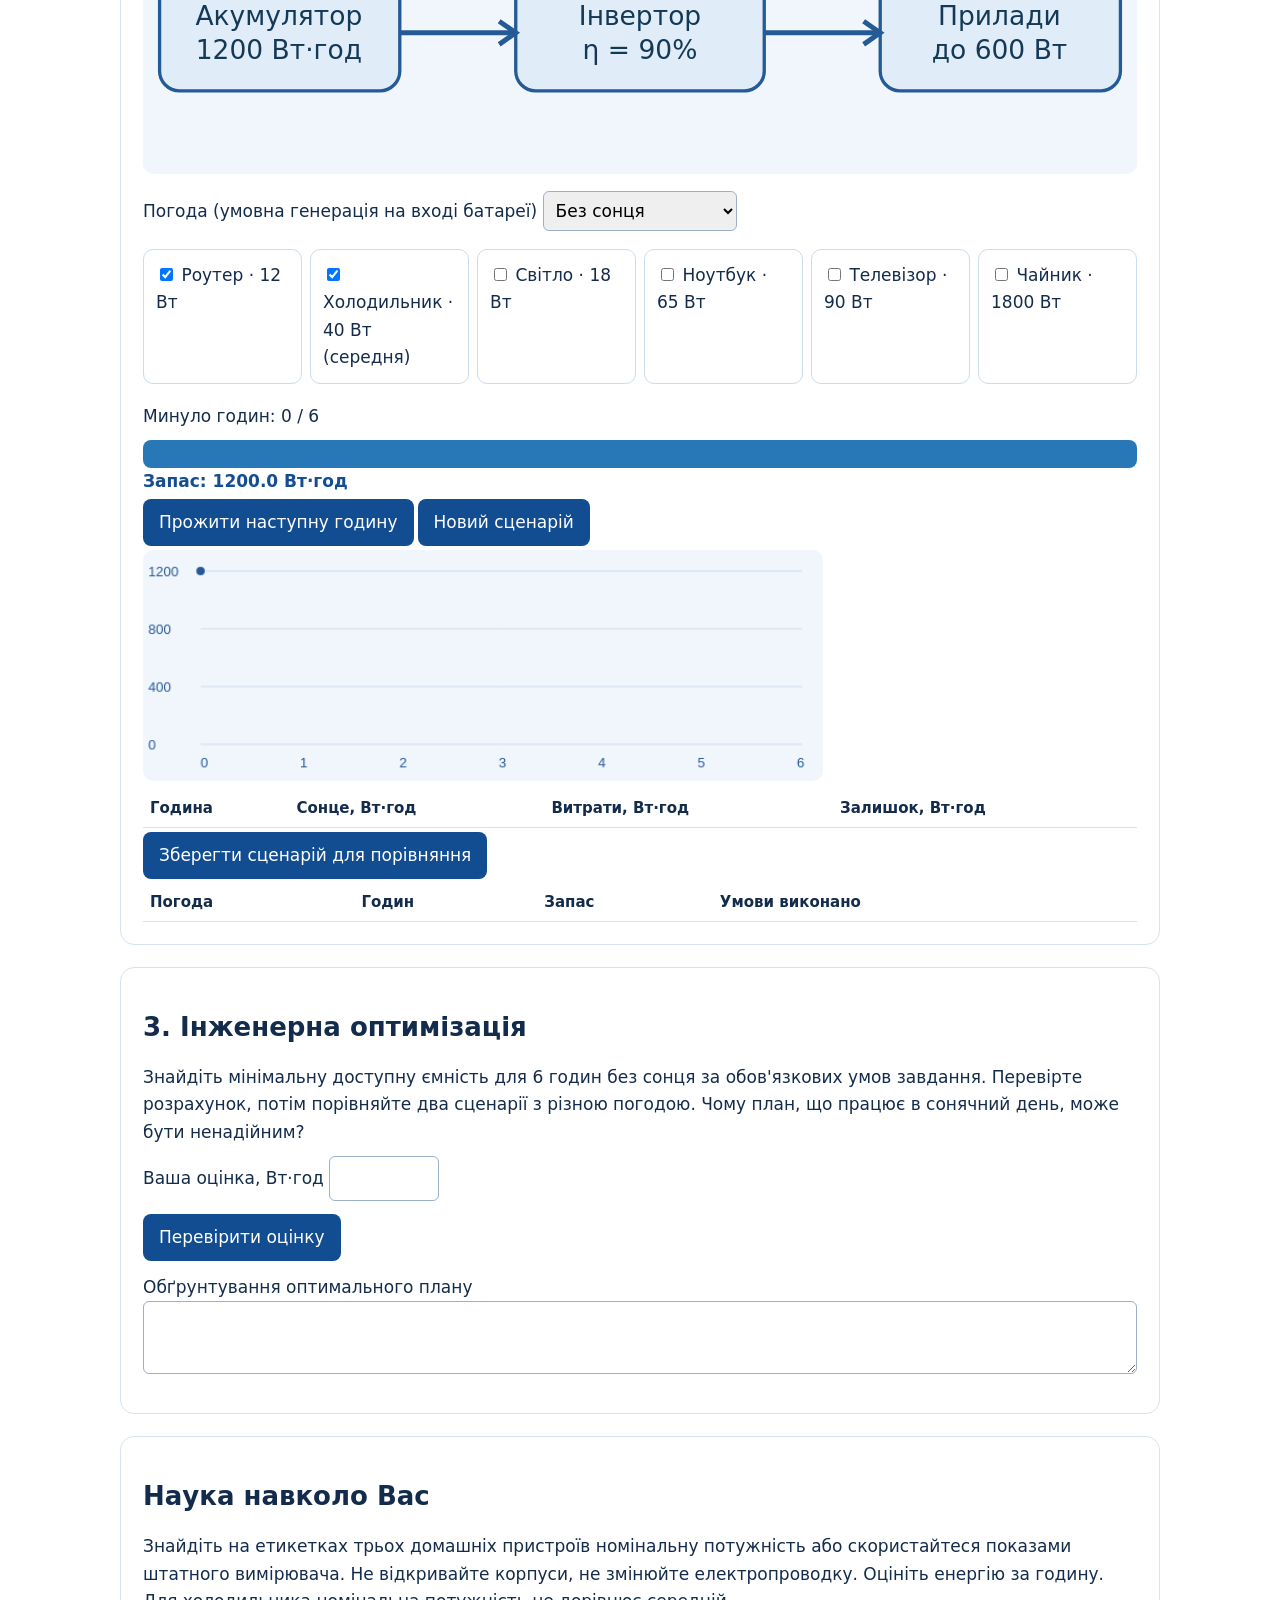
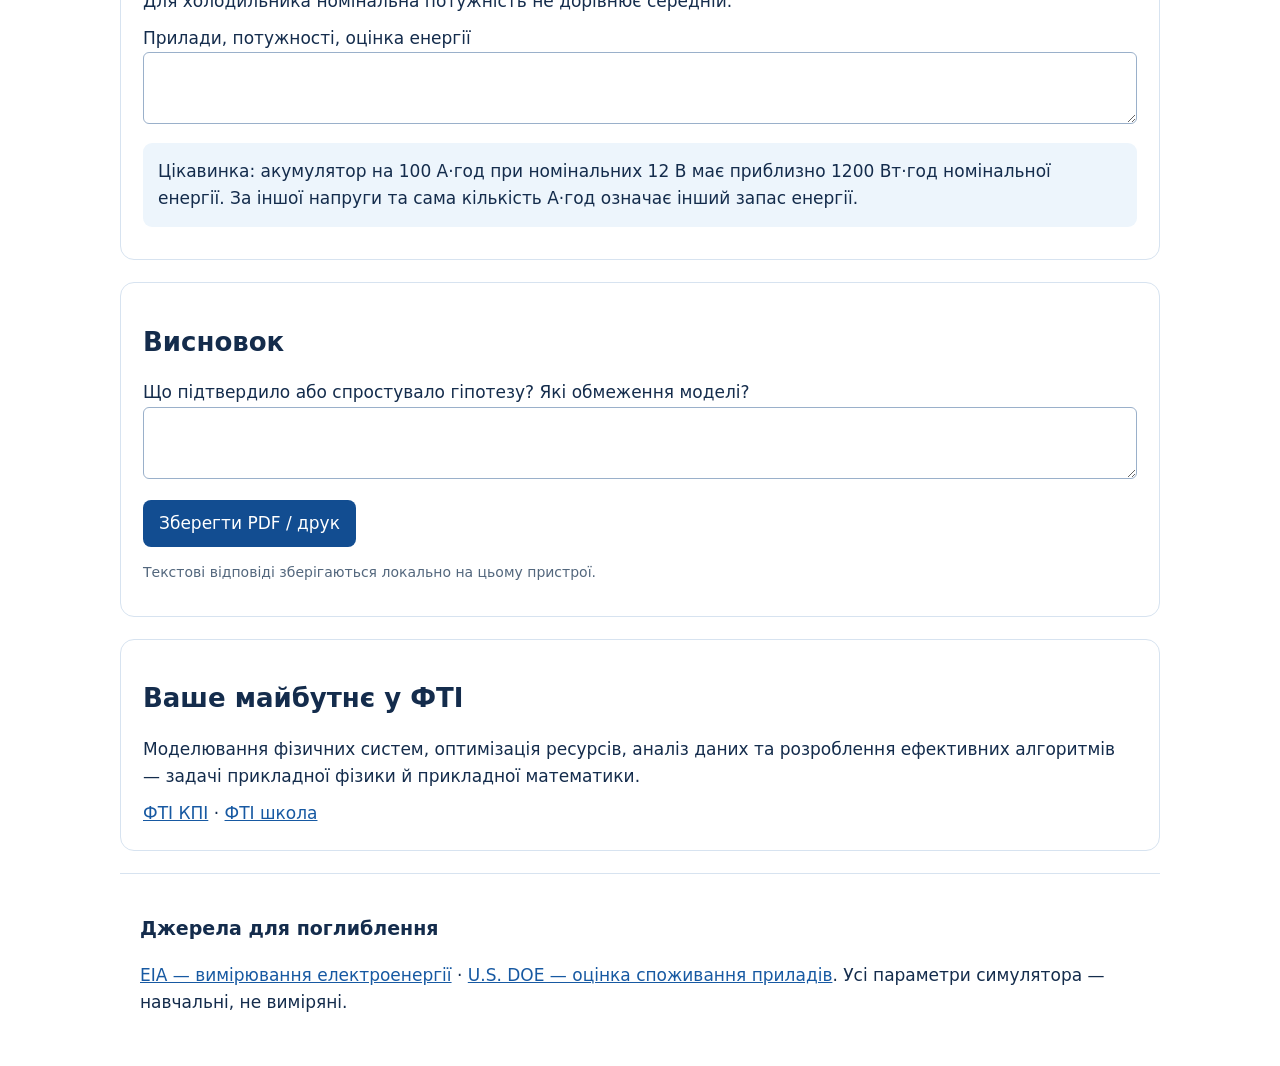
<file: research/11.html>
<!doctype html><html lang="uk"><meta charset="utf-8"><meta name="viewport" content="width=device-width,initial-scale=1"><title>Енергія на межі · ФТІ</title><style>
*{box-sizing:border-box}body{margin:0;color:#142c4c;background:white;font:17px/1.6 system-ui,Segoe UI,Arial,sans-serif}main,header,footer{max-width:1080px;margin:auto;padding:20px}header{display:flex;gap:16px;align-items:center;border-bottom:1px solid #dce6f2}header img{width:48px}header a{margin-left:auto}a{color:#1759a2}h1{font-size:clamp(32px,5vw,50px);line-height:1.1;margin:10px 0}h2{font-size:26px;line-height:1.2}h3{font-size:19px}p{margin:10px 0}section,details{border:1px solid #d7e3f0;border-radius:14px;padding:22px;margin:22px 0}details summary{font-weight:bold;cursor:pointer}.hero,.split{display:grid;grid-template-columns:1fr 1fr;gap:24px;align-items:center}.hero img{width:100%;border-radius:12px}.tags{color:#245a96;font-size:14px;font-weight:700}.note{background:#edf5fc;padding:15px;border-radius:9px}button{background:#124d91;color:white;border:0;border-radius:8px;padding:10px 16px;font:inherit;cursor:pointer;margin:4px 4px 4px 0}input,select,textarea{font:inherit;border:1px solid #9ab0ca;border-radius:6px;padding:8px;max-width:100%}textarea{width:100%;min-height:70px}label{display:block;margin:9px 0}input[type=number]{width:110px}svg{width:100%;height:auto;background:#f1f6fc;border-radius:10px}table{border-collapse:collapse;width:100%;font-size:15px}td,th{border-bottom:1px solid #d7e3f0;padding:7px;text-align:left}.scroll{overflow-x:auto}.result{font-weight:650;color:#144e91;white-space:pre-line}.small{font-size:14px;color:#53677d}nav{display:flex;flex-wrap:wrap;gap:12px}footer{border-top:1px solid #d7e3f0}@media(max-width:650px){.hero,.split{grid-template-columns:1fr}section,details{padding:15px}main{padding:14px}header{font-size:14px}}@media print{button,nav,header a{display:none}section{break-inside:avoid}textarea{border:0}}
 .equation{font:600 19px monospace;overflow-wrap:anywhere;background:#edf5fc;padding:12px} .channel{display:grid;grid-template-columns:1fr 1fr 1fr;gap:8px;text-align:center}.channel div{padding:10px;background:#edf5fc;border-radius:8px;overflow-wrap:anywhere} pre{white-space:pre-wrap;overflow-wrap:anywhere} input[type=text]{width:100%} @media(max-width:420px){.channel{grid-template-columns:1fr}} canvas{width:100%;height:auto;background:#f1f6fc;border-radius:10px} .hero img{max-height:320px;object-fit:contain}</style><style>figure{margin:0}figcaption{font-size:14px;color:#53677d}canvas{width:100%;height:auto;max-width:680px;border-radius:10px} .hero img{max-height:340px;object-fit:contain}input[type=range]{width: min(100%,340px)} .swatches{display:flex;gap:8px}.swatches div{flex:1;padding:20px 5px;text-align:center;border-radius:8px} @media print{canvas{max-width:420px}}</style><style>.devices{display:grid;grid-template-columns:repeat(auto-fit,minmax(145px,1fr));gap:8px}.devices label{border:1px solid #cbdcee;padding:12px;border-radius:10px}.meter{height:28px;background:#e7eef5;border-radius:8px;overflow:hidden}.meter div{background:#2878b8;height:100%;transition:width .25s}output{display:block}.hero img{object-fit:cover} @media print{section{break-inside:auto}}</style><body><header><strong>ФТІ. Вектор майбутнього</strong><a href="../index.html">Усі дослідження</a></header><main><div class="hero"><div><p class="tags">ДОСЛІДЖЕННЯ 11 · Прикладна фізика · Прикладна математика</p><h1>Енергія на межі</h1><p>Як розподілити обмежений запас енергії, коли мережа недоступна?</p></div><figure><img src="../images/energy-hero.jpg" alt="Сонячні панелі, вітротурбіни, гідроелектростанція та накопичувач"><figcaption>Концептуальна ілюстрація енергосистеми, не фотографія реального об'єкта.</figcaption></figure></div><section><h2>Ваш виклик</h2><p>У будинку зникла електрика на 6 годин. Акумулятор має 1,2 кВт·год доступної енергії на стороні постійного струму. Інвертор: 600 Вт, ККД 90%, власне споживання 10 Вт. Збережіть зв'язок, освітлення та охолодження продуктів.</p><label>Гіпотеза: що варто вимкнути насамперед і чому?<textarea id="hyp"></textarea></label></section><details><summary>Коротка теорія</summary><p>Потужність P — швидкість передавання енергії. E = P·t. 1 кВт·год = 3,6 МДж. Для змінного навантаження енергія дорівнює сумі Pᵢ·Δt. Модель батареї: Eнове = Eстаре + (Pсонце − Pнавантаження/η − Pвласне)·Δt. Усі потужності тут у Вт, час у годинах, енергія у Вт·год.</p><p>Номінальна ємність батареї не дорівнює доступній. Реальна система має обмеження струму, пускові навантаження, температурні ефекти й захист BMS. Модель не є інструкцією з підключення обладнання.</p></details><section><h2>1. Вати чи ват-години?</h2><p>Порівняйте чайник 1800 Вт протягом 5 хвилин та роутер 12 Вт протягом 6 годин. Перед обчисленням запишіть прогноз. Який прилад не можна підключити до нашого інвертора, навіть якщо запас енергії достатній?</p><label>Прогноз<textarea id="pred"></textarea></label><label>Потужність, Вт <input id="pw" type="number" min="0" max="10000" value="1800"></label><label>Час, хв <input id="mins" type="number" min="0" max="1440" value="5"></label><button onclick="calc()">Обчислити і записати</button><output id="calcOut" class="result"></output><table><thead><tr><th>Вт</th><th>хв</th><th>Вт·год</th></tr></thead><tbody id="calcRows"></tbody></table></section><section><h2>2. Віртуальний будинок</h2><p>Плануйте кожну годину окремо. Роутер і холодильник мають працювати всі 6 годин, світло — останні дві. Холодильник умовно працює 20 хв за годину, споживаючи 120 Вт під час роботи, пускові піки не моделюються. Ноутбук потрібен щонайменше 3 години. Знайдіть план із запасом від 100 Вт·год.</p><figure><svg viewBox="0 0 600 170" role="img" aria-label="Схема потоків енергії"><g fill="#e0edf8" stroke="#245a96" stroke-width="2"><rect x="10" y="50" width="145" height="70" rx="12"/><rect x="225" y="50" width="150" height="70" rx="12"/><rect x="445" y="50" width="145" height="70" rx="12"/></g><g fill="none" stroke="#245a96" stroke-width="3"><path d="M155 85 H225 M375 85 H445"/><path d="M215 78 L225 85 L215 92 M435 78 L445 85 L435 92" fill="none"/></g><g fill="#143957" text-anchor="middle" font-size="16"><text x="82" y="80">Акумулятор</text><text x="82" y="101">1200 Вт·год</text><text x="300" y="80">Інвертор</text><text x="300" y="101">η = 90%</text><text x="517" y="80">Прилади</text><text x="517" y="101">до 600 Вт</text></g></svg></figure><label>Погода (умовна генерація на вході батареї) <select id="weather"><option value="0">Без сонця</option><option value="1">Змінна хмарність</option><option value="2">Сонячно</option></select></label><div class="devices" id="devices"></div><p id="hour"></p><div class="meter"><div id="fill" style="width:100%"></div></div><output id="status" class="result"></output><button onclick="step()">Прожити наступну годину</button><button onclick="reset()">Новий сценарій</button><canvas id="plot" width="650" height="220" aria-label="Графік залишку енергії"></canvas><div class="scroll"><table><thead><tr><th>Година</th><th>Сонце, Вт·год</th><th>Витрати, Вт·год</th><th>Залишок, Вт·год</th></tr></thead><tbody id="rows"></tbody></table></div><button onclick="record()">Зберегти сценарій для порівняння</button><div class="scroll"><table><thead><tr><th>Погода</th><th>Годин</th><th>Запас</th><th>Умови виконано</th></tr></thead><tbody id="runs"></tbody></table></div></section><section><h2>3. Інженерна оптимізація</h2><p>Знайдіть мінімальну доступну ємність для 6 годин без сонця за обов'язкових умов завдання. Перевірте розрахунок, потім порівняйте два сценарії з різною погодою. Чому план, що працює в сонячний день, може бути ненадійним?</p><label>Ваша оцінка, Вт·год <input id="estimate" type="number" min="0"></label><button onclick="verify()">Перевірити оцінку</button><output id="check" class="result"></output><label>Обґрунтування оптимального плану<textarea id="plan"></textarea></label></section><section><h2>Наука навколо Вас</h2><p>Знайдіть на етикетках трьох домашніх пристроїв номінальну потужність або скористайтеся показами штатного вимірювача. Не відкривайте корпуси, не змінюйте електропроводку. Оцініть енергію за годину. Для холодильника номінальна потужність не дорівнює середній.</p><label>Прилади, потужності, оцінка енергії<textarea id="home"></textarea></label><p class="note">Цікавинка: акумулятор на 100 А·год при номінальних 12 В має приблизно 1200 Вт·год номінальної енергії. За іншої напруги та сама кількість А·год означає інший запас енергії.</p></section><section><h2>Висновок</h2><label>Що підтвердило або спростувало гіпотезу? Які обмеження моделі?<textarea id="conclusion"></textarea></label><button onclick="window.print()">Зберегти PDF / друк</button><p class="small">Текстові відповіді зберігаються локально на цьому пристрої.</p></section><section><h2>Ваше майбутнє у ФТІ</h2><p>Моделювання фізичних систем, оптимізація ресурсів, аналіз даних та розроблення ефективних алгоритмів — задачі прикладної фізики й прикладної математики.</p><a href="https://ipt.kpi.ua/">ФТІ КПІ</a> · <a href="https://t.me/iptschool">ФТІ школа</a></section><footer><h3>Джерела для поглиблення</h3><p><a href="https://www.eia.gov/energyexplained/electricity/measuring-electricity.php">EIA — вимірювання електроенергії</a> · <a href="https://www.energy.gov/energysaver/estimating-appliance-and-home-electronic-energy-use">U.S. DOE — оцінка споживання приладів</a>. Усі параметри симулятора — навчальні, не виміряні.</p></footer></main><script>
const $=id=>document.getElementById(id);const D=[['Роутер',12,12],['Холодильник',40,120],['Світло',18,18],['Ноутбук',65,65],['Телевізор',90,90],['Чайник',1800,1800]];let h=0,e=1200,history=[1200],counts=[0,0,0,0,0,0],late=0,failed=false;const solar=[[0,0,0,0,0,0],[0,40,100,20,60,0],[30,100,180,180,100,30]];D.forEach((d,i)=>{$('devices').insertAdjacentHTML('beforeend',`<label><input type="checkbox" id="d${i}" ${i<2?'checked':''}> ${d[0]} · ${d[1]} Вт ${i===1?'(середня)':''}</label>`)});function calc(){let p=+$('pw').value,t=+$('mins').value;if(!p||p<0||t<0||!Number.isFinite(p*t))return;let v=p*t/60;$('calcOut').textContent=v.toFixed(2)+' Вт·год';$('calcRows').insertAdjacentHTML('beforeend',`<tr><td>${p}</td><td>${t}</td><td>${v.toFixed(2)}</td></tr>`)}function draw(){let c=$('plot').getContext('2d');c.clearRect(0,0,650,220);c.font='13px sans-serif';c.fillStyle='#245a96';for(let j=0;j<=3;j++){let y=20+j*55;c.fillText(String(1200-j*400),5,y+5);c.strokeStyle='#cbdcee';c.beginPath();c.moveTo(55,y);c.lineTo(630,y);c.stroke()}c.strokeStyle='#1766ae';c.lineWidth=3;c.beginPath();history.forEach((v,i)=>{let x=55+i*95,y=185-v/1200*165;i?c.lineTo(x,y):c.moveTo(x,y)});c.stroke();history.forEach((v,i)=>{c.beginPath();c.arc(55+i*95,185-v/1200*165,4,0,Math.PI*2);c.fill()});for(let i=0;i<=6;i++)c.fillText(i,55+i*95,207)}function good(){return h===6&&counts[0]===6&&counts[1]===6&&late===2&&counts[3]>=3&&!failed&&e>=100}function show(){ $('hour').textContent='Минуло годин: '+h+' / 6';$('fill').style.width=(e/12)+'%';$('status').textContent='Запас: '+e.toFixed(1)+' Вт·год'+(h===6?' · '+(good()?'Усі умови виконано':'Не всі умови виконано'):'');draw()}function step(){if(h>=6||failed)return;let selected=D.map((d,i)=>$('d'+i).checked),p=D.reduce((a,d,i)=>a+(selected[i]?d[1]:0),0),peak=D.reduce((a,d,i)=>a+(selected[i]?d[2]:0),0);if(peak>600){$('status').textContent='Перевантаження: '+peak+' Вт. Змініть набір приладів.';return}let s=solar[+$('weather').value][h],cost=p/.9+10;if(e+s<cost){failed=true;$('status').textContent='Енергії недостатньо для наступної години. Почніть новий сценарій.';return}e=Math.min(1200,e+s-cost);selected.forEach((v,i)=>{if(v)counts[i]++});if(h>=4&&selected[2])late++;h++;history.push(e);$('weather').disabled=true;$('rows').insertAdjacentHTML('beforeend',`<tr><td>${h}</td><td>${s}</td><td>${cost.toFixed(1)}</td><td>${e.toFixed(1)}</td></tr>`);show()}function record(){$('runs').insertAdjacentHTML('beforeend',`<tr><td>${$('weather').selectedOptions[0].textContent}</td><td>${h}</td><td>${e.toFixed(1)}</td><td>${good()?'Так':'Ні'}</td></tr>`)}function reset(){h=0;e=1200;history=[1200];counts=[0,0,0,0,0,0];late=0;failed=false;$('rows').innerHTML='';$('weather').disabled=false;show()}function verify(){let n=(52*6+18*2+65*3)/.9+60+100;$('check').textContent='Розрахункова межа із запасом 100 Вт·год: '+n.toFixed(2)+' Вт·год. '+(Math.abs(+$('estimate').value-n)<1?'Оцінка збігається.':'Порівняйте Ваші припущення з умовами.')}document.querySelectorAll('textarea').forEach(el=>{try{el.value=localStorage.getItem('fti11-'+el.id)||'';el.addEventListener('input',()=>localStorage.setItem('fti11-'+el.id,el.value))}catch(e){}});show();</script></body></html>
</file>
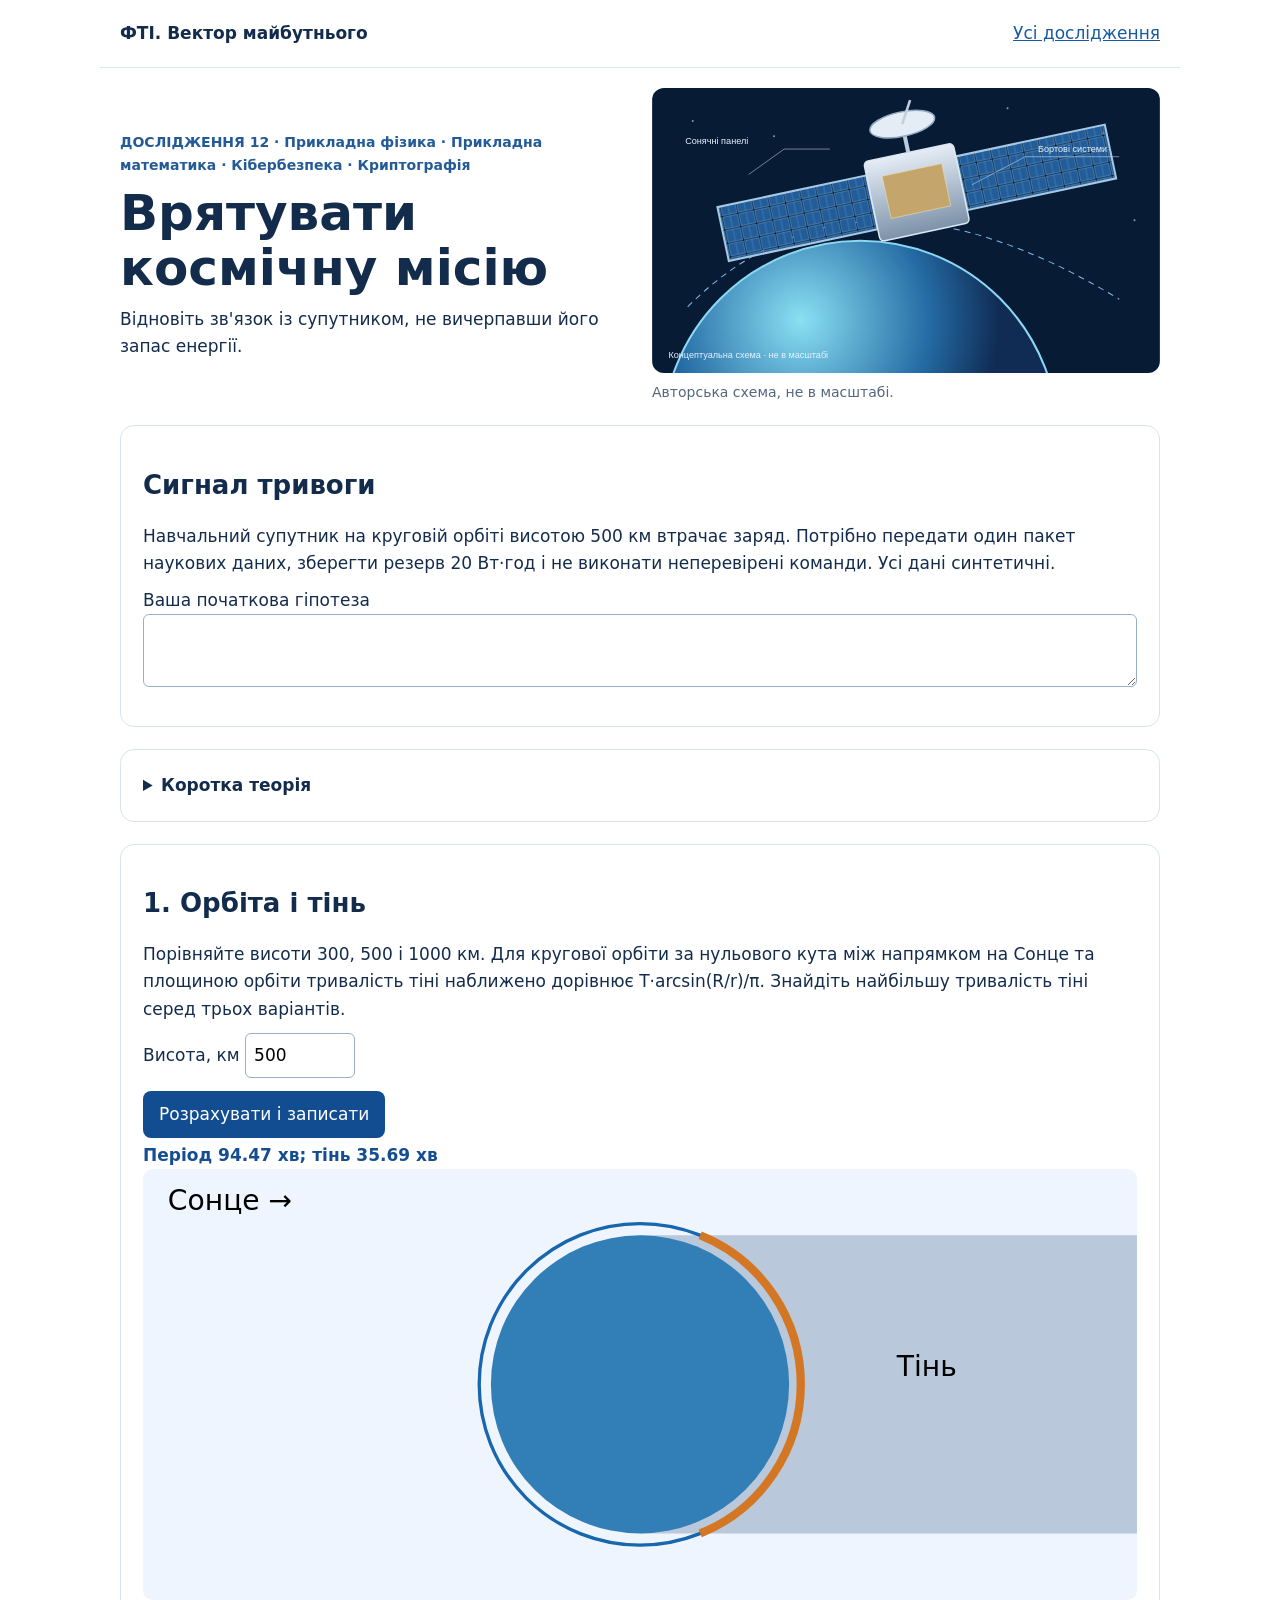
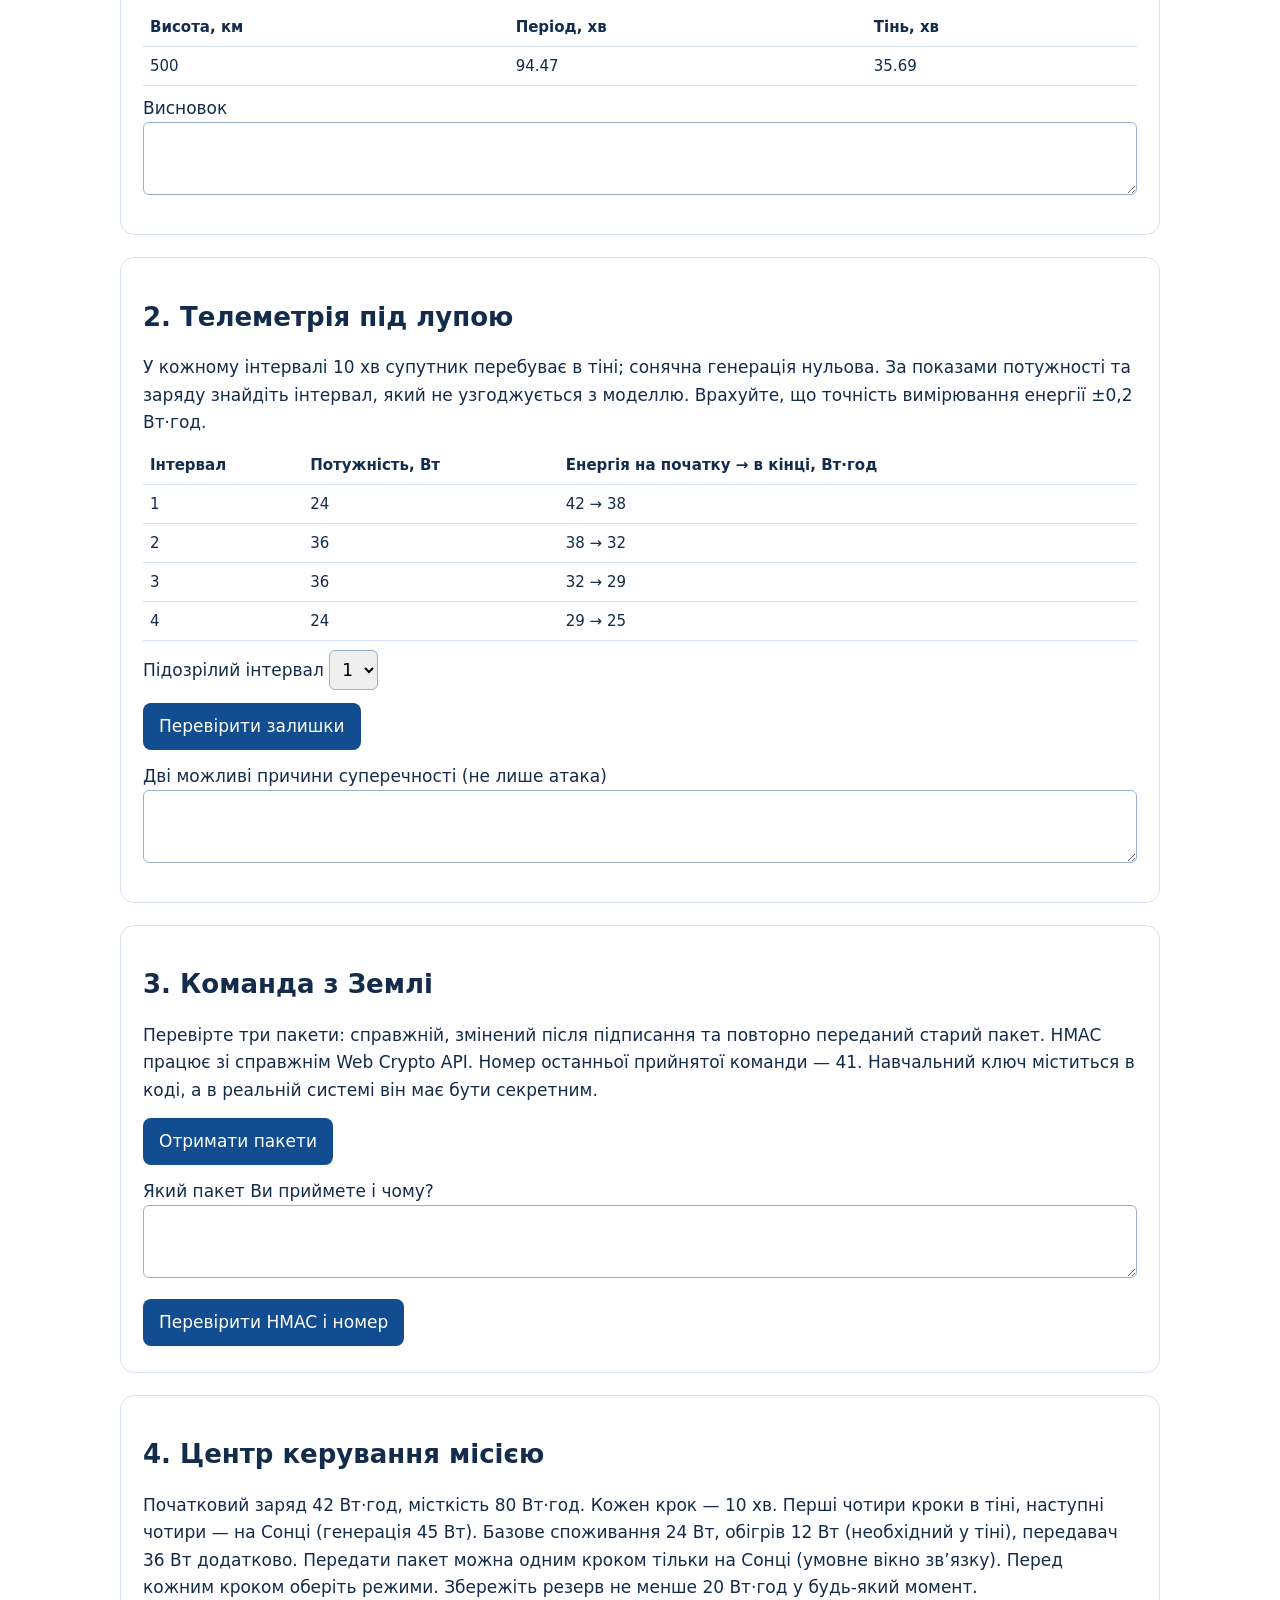
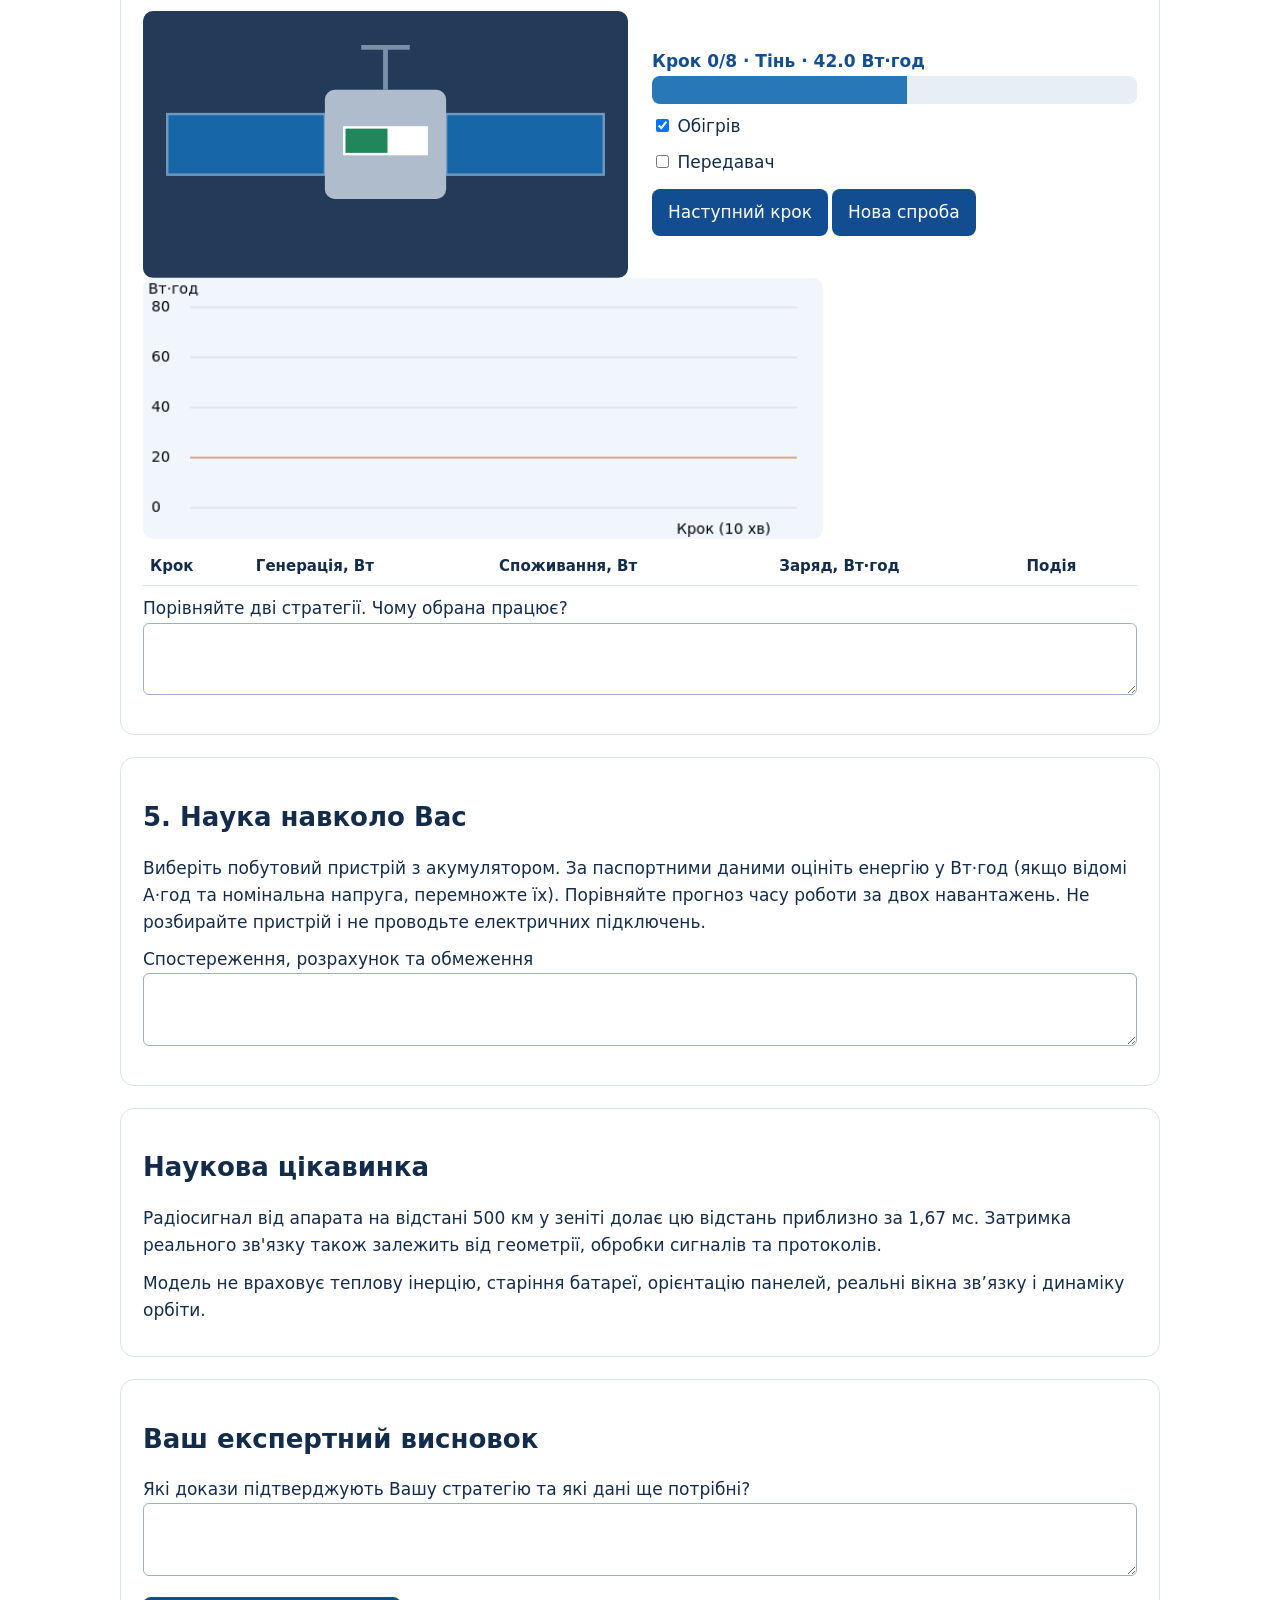
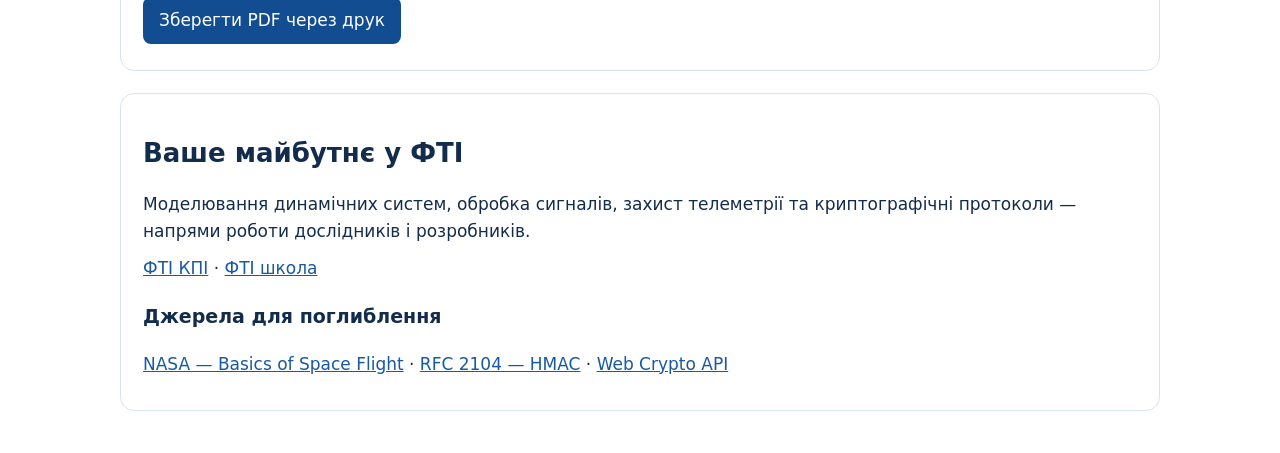
<file: research/12.html>
<!doctype html><html lang="uk"><meta charset="utf-8"><meta name="viewport" content="width=device-width,initial-scale=1"><title>Врятувати космічну місію · ФТІ</title><style>
*{box-sizing:border-box}body{margin:0;color:#142c4c;background:white;font:17px/1.6 system-ui,Segoe UI,Arial,sans-serif}main,header,footer{max-width:1080px;margin:auto;padding:20px}header{display:flex;gap:16px;align-items:center;border-bottom:1px solid #dce6f2}header img{width:48px}header a{margin-left:auto}a{color:#1759a2}h1{font-size:clamp(32px,5vw,50px);line-height:1.1;margin:10px 0}h2{font-size:26px;line-height:1.2}h3{font-size:19px}p{margin:10px 0}section,details{border:1px solid #d7e3f0;border-radius:14px;padding:22px;margin:22px 0}details summary{font-weight:bold;cursor:pointer}.hero,.split{display:grid;grid-template-columns:1fr 1fr;gap:24px;align-items:center}.hero img{width:100%;border-radius:12px}.tags{color:#245a96;font-size:14px;font-weight:700}.note{background:#edf5fc;padding:15px;border-radius:9px}button{background:#124d91;color:white;border:0;border-radius:8px;padding:10px 16px;font:inherit;cursor:pointer;margin:4px 4px 4px 0}input,select,textarea{font:inherit;border:1px solid #9ab0ca;border-radius:6px;padding:8px;max-width:100%}textarea{width:100%;min-height:70px}label{display:block;margin:9px 0}input[type=number]{width:110px}svg{width:100%;height:auto;background:#f1f6fc;border-radius:10px}table{border-collapse:collapse;width:100%;font-size:15px}td,th{border-bottom:1px solid #d7e3f0;padding:7px;text-align:left}.scroll{overflow-x:auto}.result{font-weight:650;color:#144e91;white-space:pre-line}.small{font-size:14px;color:#53677d}nav{display:flex;flex-wrap:wrap;gap:12px}footer{border-top:1px solid #d7e3f0}@media(max-width:650px){.hero,.split{grid-template-columns:1fr}section,details{padding:15px}main{padding:14px}header{font-size:14px}}@media print{button,nav,header a{display:none}section{break-inside:avoid}textarea{border:0}}
 .equation{font:600 19px monospace;overflow-wrap:anywhere;background:#edf5fc;padding:12px} .channel{display:grid;grid-template-columns:1fr 1fr 1fr;gap:8px;text-align:center}.channel div{padding:10px;background:#edf5fc;border-radius:8px;overflow-wrap:anywhere} pre{white-space:pre-wrap;overflow-wrap:anywhere} input[type=text]{width:100%} @media(max-width:420px){.channel{grid-template-columns:1fr}} canvas{width:100%;height:auto;background:#f1f6fc;border-radius:10px} .hero img{max-height:320px;object-fit:contain}</style><style>figure{margin:0}figcaption{font-size:14px;color:#53677d}canvas{width:100%;height:auto;max-width:680px;border-radius:10px} .hero img{max-height:340px;object-fit:contain}input[type=range]{width: min(100%,340px)} .swatches{display:flex;gap:8px}.swatches div{flex:1;padding:20px 5px;text-align:center;border-radius:8px} @media print{canvas{max-width:420px}}</style><style>.devices{display:grid;grid-template-columns:repeat(auto-fit,minmax(145px,1fr));gap:8px}.devices label{border:1px solid #cbdcee;padding:12px;border-radius:10px}.meter{height:28px;background:#e7eef5;border-radius:8px;overflow:hidden}.meter div{background:#2878b8;height:100%;transition:width .25s}output{display:block}.hero img{object-fit:cover} @media print{section{break-inside:auto}}</style><body><header><strong>ФТІ. Вектор майбутнього</strong><a href="../index.html">Усі дослідження</a></header><main><div class="hero"><div><p class="tags">ДОСЛІДЖЕННЯ 12 · Прикладна фізика · Прикладна математика · Кібербезпека · Криптографія</p><h1>Врятувати космічну місію</h1><p>Відновіть зв'язок із супутником, не вичерпавши його запас енергії.</p></div><figure><img src="../images/mission-hero.svg" alt="Схема супутника на орбіті Землі"><figcaption>Авторська схема, не в масштабі.</figcaption></figure></div><section><h2>Сигнал тривоги</h2><p>Навчальний супутник на круговій орбіті висотою 500 км втрачає заряд. Потрібно передати один пакет наукових даних, зберегти резерв 20 Вт·год і не виконати неперевірені команди. Усі дані синтетичні.</p><label>Ваша початкова гіпотеза<textarea id="hyp"></textarea></label></section><details><summary>Коротка теорія</summary><p>Період кругової орбіти T = 2π√(r³/μ), де r = R + h, R = 6371 км, μ = 398600 км³/с². За відсутності атмосферного опору це кеплерівська модель.</p><p>Енергетичний баланс: E₂ = E₁ + (Pген − Pспож)Δt. HMAC-SHA-256 перевіряє цілісність та автентичність повідомлення за спільним секретним ключем. Сам хеш без ключа цього не гарантує.</p></details><section><h2>1. Орбіта і тінь</h2><p>Порівняйте висоти 300, 500 і 1000 км. Для кругової орбіти за нульового кута між напрямком на Сонце та площиною орбіти тривалість тіні наближено дорівнює T·arcsin(R/r)/π. Знайдіть найбільшу тривалість тіні серед трьох варіантів.</p><label>Висота, км <input id="alt" type="number" min="200" max="2000" value="500"></label><button onclick="orbit()">Розрахувати і записати</button><output id="orbOut" class="result"></output><svg id="orbFig" viewBox="0 0 600 260" aria-label="Схема орбіти"></svg><table><thead><tr><th>Висота, км</th><th>Період, хв</th><th>Тінь, хв</th></tr></thead><tbody id="orbRows"></tbody></table><label>Висновок<textarea id="oNote"></textarea></label></section><section><h2>2. Телеметрія під лупою</h2><p>У кожному інтервалі 10 хв супутник перебуває в тіні; сонячна генерація нульова. За показами потужності та заряду знайдіть інтервал, який не узгоджується з моделлю. Врахуйте, що точність вимірювання енергії ±0,2 Вт·год.</p><table><thead><tr><th>Інтервал</th><th>Потужність, Вт</th><th>Енергія на початку → в кінці, Вт·год</th></tr></thead><tbody id="teleRows"></tbody></table><label>Підозрілий інтервал <select id="sus"><option>1</option><option>2</option><option>3</option><option>4</option></select></label><button onclick="tele()">Перевірити залишки</button><output id="teleOut" class="result"></output><label>Дві можливі причини суперечності (не лише атака)<textarea id="teleNote"></textarea></label></section><section><h2>3. Команда з Землі</h2><p>Перевірте три пакети: справжній, змінений після підписання та повторно переданий старий пакет. HMAC працює зі справжнім Web Crypto API. Номер останньої прийнятої команди — 41. Навчальний ключ міститься в коді, а в реальній системі він має бути секретним.</p><button onclick="packets()">Отримати пакети</button><div id="pack" class="scroll"></div><label>Який пакет Ви приймете і чому?<textarea id="authNote"></textarea></label><button onclick="verify()">Перевірити HMAC і номер</button><output id="authOut" class="result"></output></section><section><h2>4. Центр керування місією</h2><p>Початковий заряд 42 Вт·год, місткість 80 Вт·год. Кожен крок — 10 хв. Перші чотири кроки в тіні, наступні чотири — на Сонці (генерація 45 Вт). Базове споживання 24 Вт, обігрів 12 Вт (необхідний у тіні), передавач 36 Вт додатково. Передати пакет можна одним кроком тільки на Сонці (умовне вікно зв’язку). Перед кожним кроком оберіть режими. Збережіть резерв не менше 20 Вт·год у будь-який момент.</p><div class="split"><svg id="ship" viewBox="0 0 400 220" aria-label="Стан супутника"></svg><div><output id="status" class="result"></output><div class="meter"><div id="bar"></div></div><label><input type="checkbox" id="heat" checked> Обігрів</label><label><input type="checkbox" id="tx"> Передавач</label><button onclick="step()">Наступний крок</button><button onclick="reset()">Нова спроба</button></div></div><canvas id="chart" width="650" height="250"></canvas><div class="scroll"><table><thead><tr><th>Крок</th><th>Генерація, Вт</th><th>Споживання, Вт</th><th>Заряд, Вт·год</th><th>Подія</th></tr></thead><tbody id="missionRows"></tbody></table></div><label>Порівняйте дві стратегії. Чому обрана працює?<textarea id="strategy"></textarea></label></section><section><h2>5. Наука навколо Вас</h2><p>Виберіть побутовий пристрій з акумулятором. За паспортними даними оцініть енергію у Вт·год (якщо відомі А·год та номінальна напруга, перемножте їх). Порівняйте прогноз часу роботи за двох навантажень. Не розбирайте пристрій і не проводьте електричних підключень.</p><label>Спостереження, розрахунок та обмеження<textarea id="home"></textarea></label></section><section><h2>Наукова цікавинка</h2><p>Радіосигнал від апарата на відстані 500 км у зеніті долає цю відстань приблизно за 1,67 мс. Затримка реального зв'язку також залежить від геометрії, обробки сигналів та протоколів.</p><p>Модель не враховує теплову інерцію, старіння батареї, орієнтацію панелей, реальні вікна зв’язку і динаміку орбіти.</p></section><section><h2>Ваш експертний висновок</h2><label>Які докази підтверджують Вашу стратегію та які дані ще потрібні?<textarea id="finalNote"></textarea></label><button onclick="window.print()">Зберегти PDF через друк</button></section><section><h2>Ваше майбутнє у ФТІ</h2><p>Моделювання динамічних систем, обробка сигналів, захист телеметрії та криптографічні протоколи — напрями роботи дослідників і розробників.</p><a href="https://ipt.kpi.ua/">ФТІ КПІ</a> · <a href="https://t.me/iptschool">ФТІ школа</a><h3>Джерела для поглиблення</h3><p><a href="https://science.nasa.gov/learn/basics-of-space-flight/">NASA — Basics of Space Flight</a> · <a href="https://www.rfc-editor.org/rfc/rfc2104">RFC 2104 — HMAC</a> · <a href="https://developer.mozilla.org/en-US/docs/Web/API/SubtleCrypto">Web Crypto API</a></p></section></main><script>
const $=id=>document.getElementById(id), R=6371, mu=398600;
function orbit(){let h=Number($("alt").value);if(!Number.isFinite(h)||h<200||h>2000)return;let r=R+h,T=2*Math.PI*Math.sqrt(r**3/mu)/60,D=T*Math.asin(R/r)/Math.PI;$("orbOut").textContent=`Період ${T.toFixed(2)} хв; тінь ${D.toFixed(2)} хв`;$("orbRows").insertAdjacentHTML('beforeend',`<tr><td>${h}</td><td>${T.toFixed(2)}</td><td>${D.toFixed(2)}</td></tr>`);let a=Math.asin(R/r), rr=90*r/R;$("orbFig").innerHTML=`<rect width="600" height="260" fill="#eef5ff"/><path d="M300 40H600V220H300" fill="#b9c8db"/><circle cx="300" cy="130" r="${rr}" fill="none" stroke="#1766ae" stroke-width="2"/><circle cx="300" cy="130" r="90" fill="#327eb6"/><path d="M${300+rr*Math.cos(a)} ${130-rr*Math.sin(a)} A${rr} ${rr} 0 0 1 ${300+rr*Math.cos(a)} ${130+rr*Math.sin(a)}" stroke="#d47725" stroke-width="5" fill="none"/><text x="15" y="25">Сонце →</text><text x="455" y="125">Тінь</text>`;}
const data=[[24,42,38],[36,38,32],[36,32,29],[24,29,25]];$("teleRows").innerHTML=data.map((r,i)=>`<tr><td>${i+1}</td><td>${r[0]}</td><td>${r[1]} → ${r[2]}</td></tr>`).join('');function tele(){let residual=data.map(r=>r[2]-(r[1]-r[0]/6));$("teleOut").textContent=residual.map((x,i)=>`Інтервал ${i+1}: залишок ${x.toFixed(1)} Вт·год`).join('\n')+'\n'+(Number($("sus").value)===3?'Гіпотеза узгоджується з моделлю.':'Порівняйте залишки ще раз.');}
let key, pk=[];const enc=new TextEncoder();const hex=b=>Array.from(new Uint8Array(b),x=>x.toString(16).padStart(2,'0')).join('');async function packets(){try{key=await crypto.subtle.importKey('raw',enc.encode('training-mission-key-2026'),{name:'HMAC',hash:'SHA-256'},false,['sign','verify']);let a='42|TX_ON',b='40|TX_ON',s=await crypto.subtle.sign('HMAC',key,enc.encode(a)),t=await crypto.subtle.sign('HMAC',key,enc.encode(b));pk=[[a,s],['42|HEAT_OFF',s],[b,t]];$("pack").innerHTML=pk.map((p,i)=>`<p><b>Пакет ${i+1}: ${p[0]}</b><br><code style="overflow-wrap:anywhere">${hex(p[1])}</code></p>`).join('');}catch(e){$("authOut").textContent='Потрібен HTTPS або localhost для Web Crypto.';}}async function verify(){if(!pk.length)return;let r=[];for(let i=0;i<pk.length;i++){let [m,s]=pk[i],ok=await crypto.subtle.verify('HMAC',key,s,enc.encode(m));r.push(`Пакет ${i+1}: HMAC ${ok?'дійсний':'недійсний'}; ${ok&&Number(m.split('|')[0])>41?'прийняти':'відхилити'}`)}$("authOut").textContent=r.join('\n');}
let n,E,history,fail,sent;function reset(){n=0;E=42;history=[E];fail=false;sent=false;$("missionRows").innerHTML='';render();}function step(){if(n>=8)return;let sun=n>=4,heat=$("heat").checked,tx=$("tx").checked,P=24+12*heat+36*tx,G=sun?45:0,events=[];E=Math.max(0,Math.min(80,E+(G-P)/6));if(!sun&&!heat){fail=true;events.push('Порушено теплове обмеження')}if(E<20){fail=true;events.push('Резерв порушено')}if(tx&&sun&&E>0){sent=true;events.push('Пакет передано')}if(tx&&!sun)events.push('Поза вікном зв’язку');n++;history.push(E);$("missionRows").insertAdjacentHTML('beforeend',`<tr><td>${n}</td><td>${G}</td><td>${P}</td><td>${E.toFixed(1)}</td><td>${events.join('; ')||'—'}</td></tr>`);render();}function render(){$("status").textContent=`Крок ${n}/8 · ${n<4?'Тінь':n<8?'Сонце':'Завершено'} · ${E.toFixed(1)} Вт·год`+(n===8?'\n'+(!fail&&sent?'Місію виконано':'Місію не виконано'):'');$("bar").style.width=E/80*100+'%';$("ship").innerHTML=`<rect width="400" height="220" fill="${n<4?'#233a58':'#e0f0ff'}"/><g stroke="#7297bc" stroke-width="2" fill="#1767a8"><rect x="20" y="85" width="130" height="50"/><rect x="250" y="85" width="130" height="50"/></g><rect x="150" y="65" width="100" height="90" rx="8" fill="#aebccc"/><rect x="165" y="95" width="70" height="24" fill="white"/><rect x="167" y="97" width="${66*E/80}" height="20" fill="#21875b"/><path d="M200 65V30M180 30H220" stroke="#7890a8" stroke-width="4"/></svg>`;let c=$("chart").getContext('2d');c.clearRect(0,0,650,250);c.font='14px system-ui';for(let v=0;v<=80;v+=20){let y=220-v*2.4;c.strokeStyle=v===20?'#c65b29':'#cbd8e8';c.beginPath();c.moveTo(45,y);c.lineTo(625,y);c.stroke();c.fillText(v,8,y+4)}c.strokeStyle='#155b9d';c.lineWidth=3;c.beginPath();history.forEach((v,i)=>{let x=45+i*72.5,y=220-v*2.4;i?c.lineTo(x,y):c.moveTo(x,y)});c.stroke();c.fillText('Крок (10 хв)',510,245);c.fillText('Вт·год',5,15);}reset();orbit();document.querySelectorAll('textarea').forEach(t=>{try{t.value=localStorage.getItem('fti12-'+t.id)||'';t.addEventListener('input',()=>localStorage.setItem('fti12-'+t.id,t.value))}catch(e){}});
</script></body></html>
</file>
